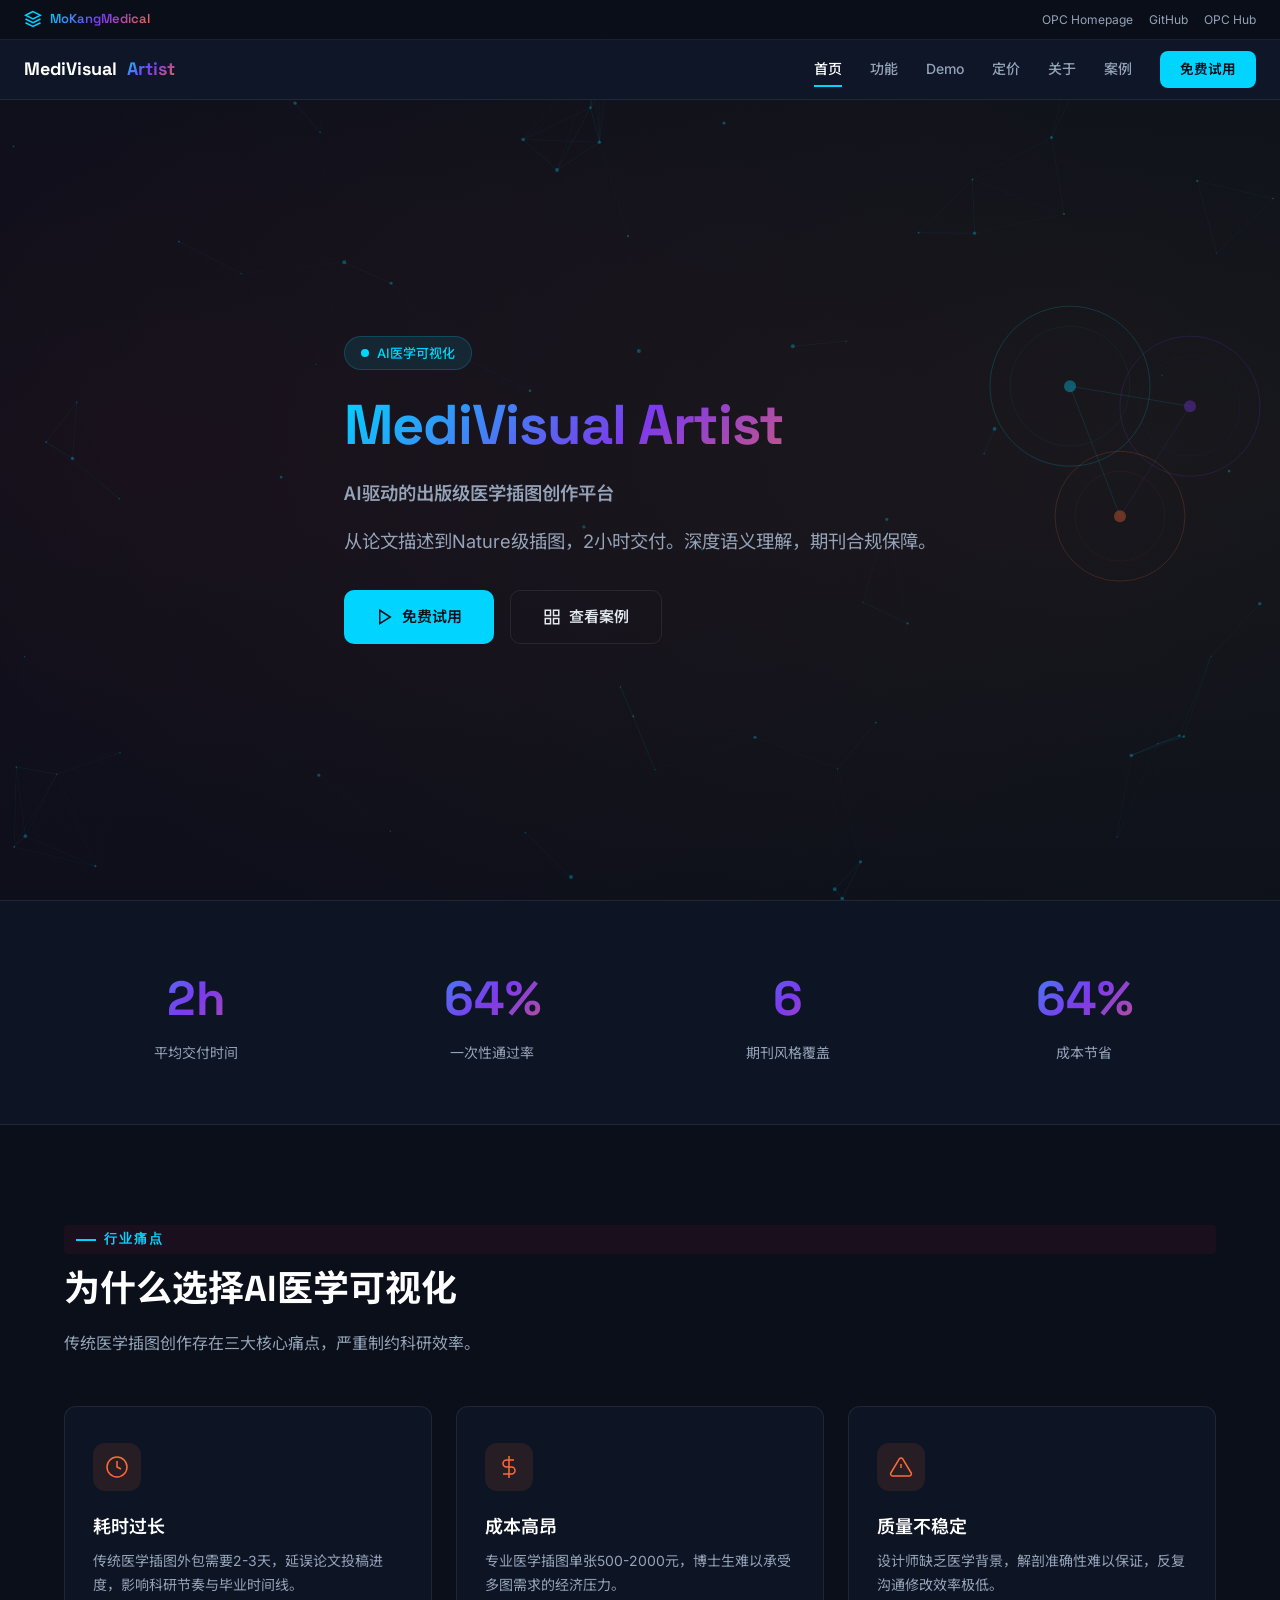
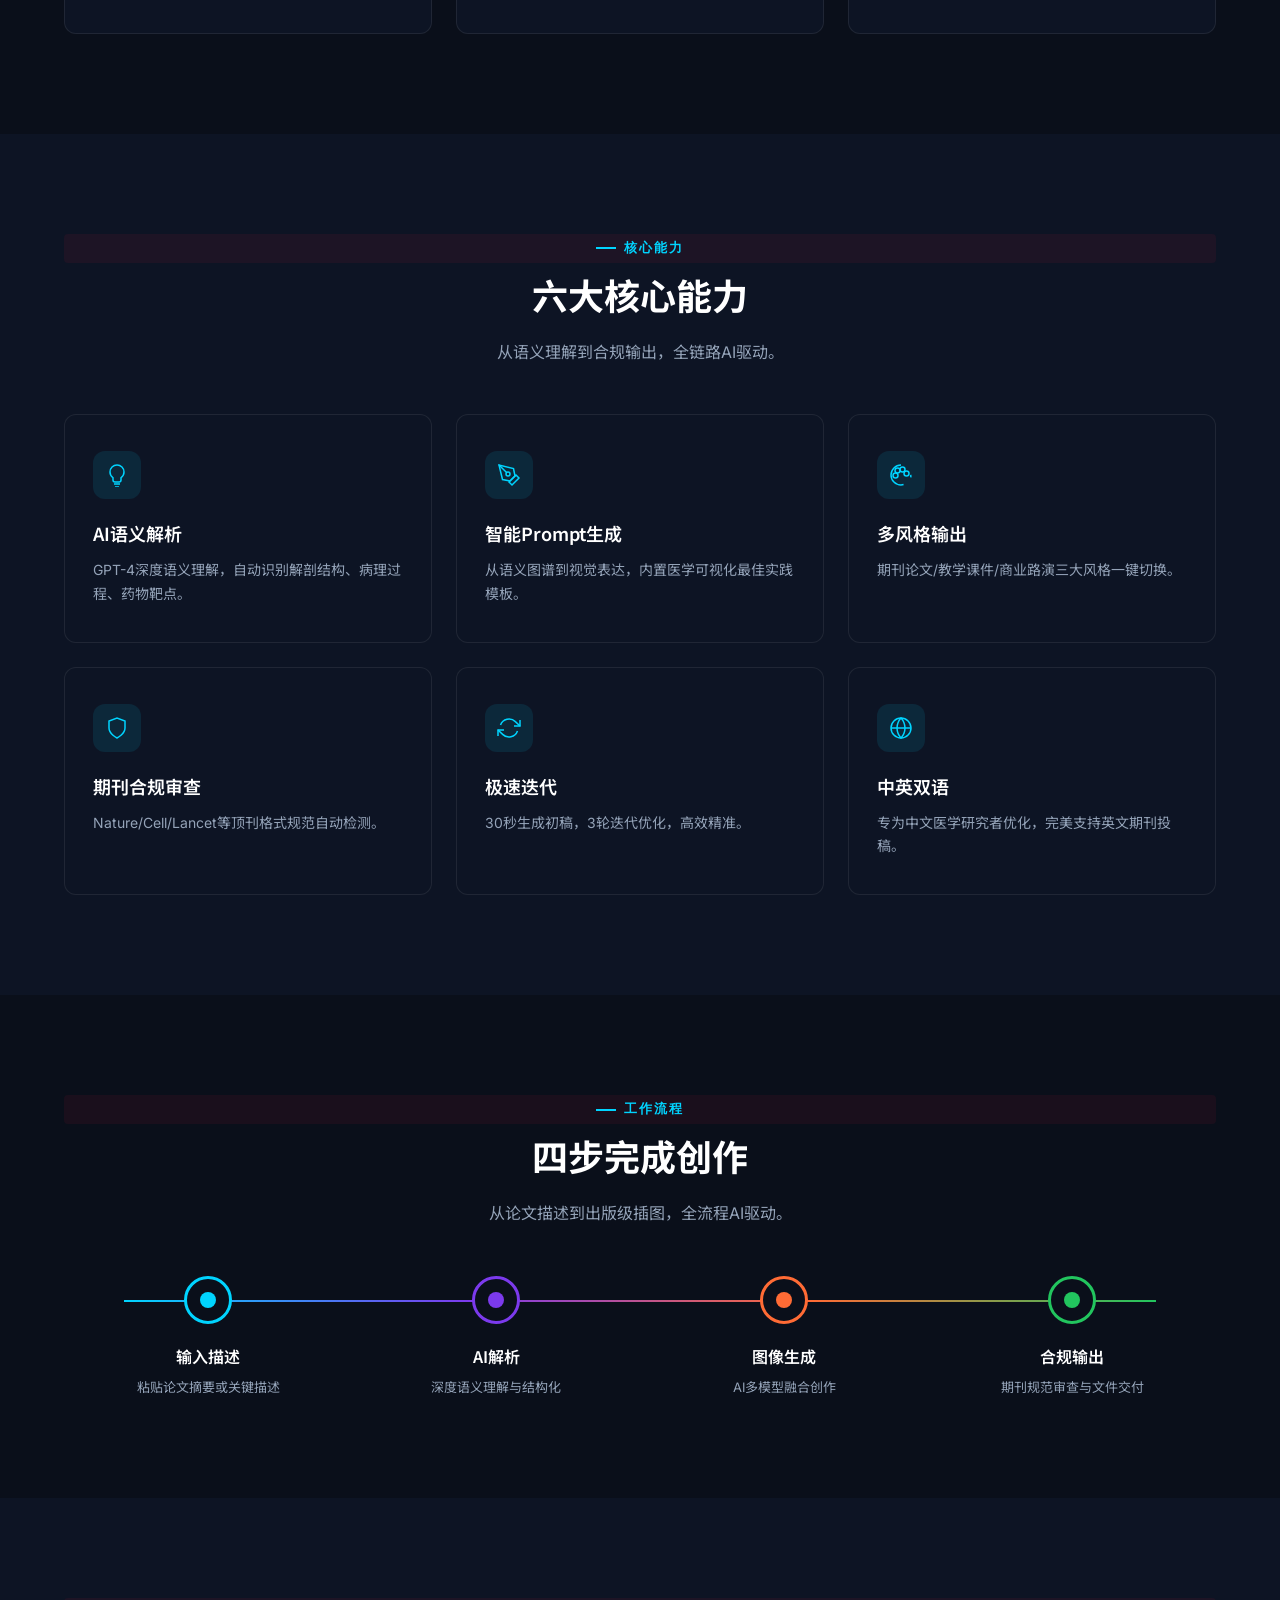
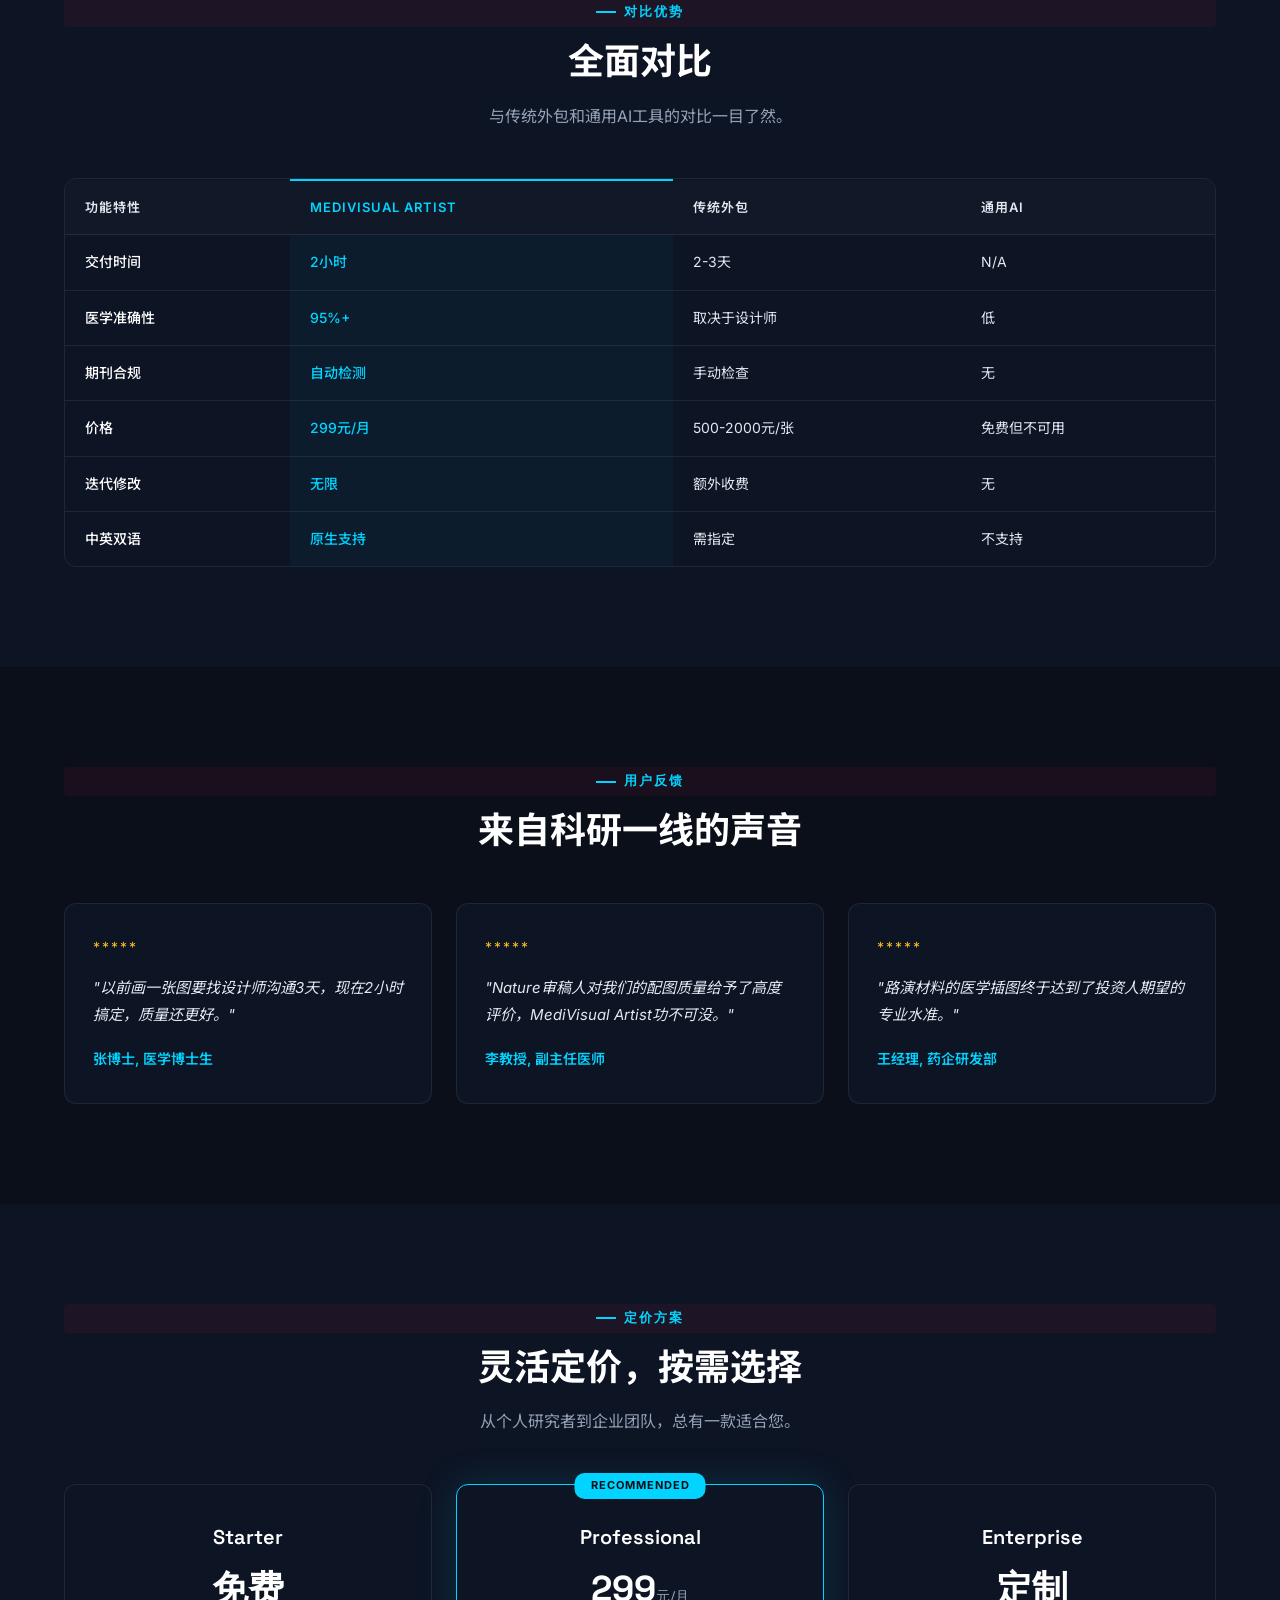
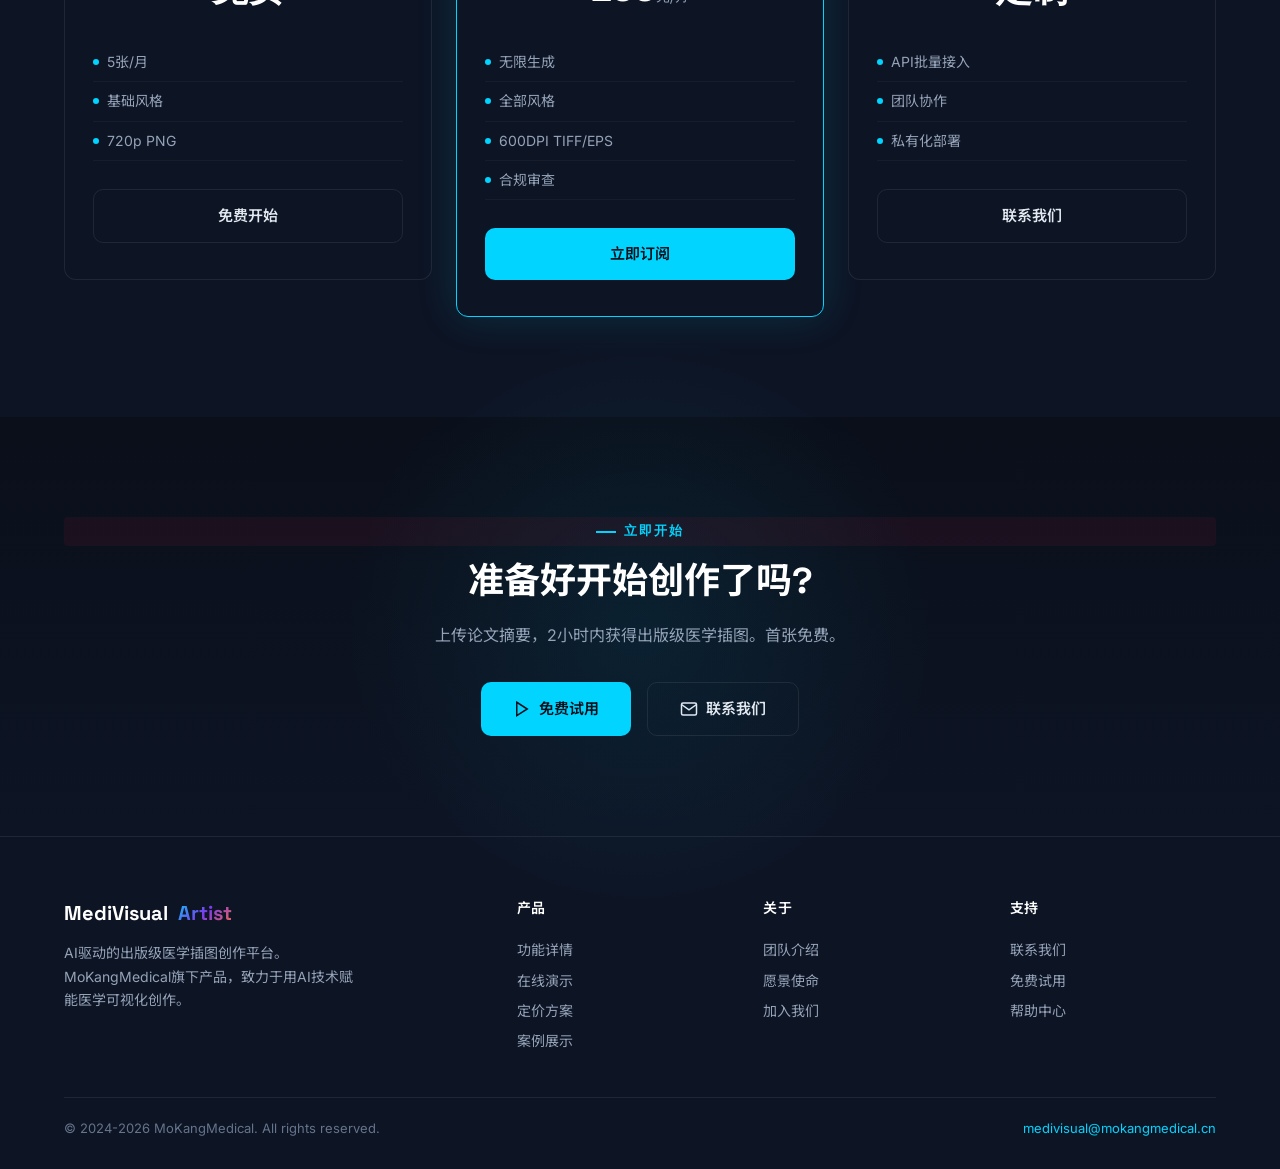
<file: docs/index.html>
<!DOCTYPE html>
<html lang="zh-CN">
<head>
<link rel="preconnect" href="https://fonts.googleapis.com">
<link rel="preconnect" href="https://fonts.gstatic.com" crossorigin>
<link rel="dns-prefetch" href="https://api.openai.com">

<meta charset="UTF-8">
<meta name="viewport" content="width=device-width, initial-scale=1.0">
<title>MediVisual Artist - AI驱动的出版级医学插图创作平台 | MoKangMedical</title>
<meta name="description" content="MediVisual Artist: AI驱动的出版级医学插图创作平台。从论文描述到Nature级插图，2小时交付。深度语义理解，期刊合规保障。">
<meta name="keywords" content="医学插图, AI绘图, 医学可视化, 论文配图, Nature, Cell, 医学插画">
<meta name="author" content="MoKangMedical">
<meta property="og:title" content="MediVisual Artist - AI驱动的出版级医学插图创作平台">
<meta property="og:description" content="从论文描述到Nature级插图，2小时交付。深度语义理解，期刊合规保障。">
<meta property="og:type" content="website">
<meta property="og:url" content="https://mokangmedical.cn/medivisual-artist/">
<meta property="og:image" content="https://mokangmedical.cn/medivisual-artist/og-image.png">
<meta name="twitter:card" content="summary_large_image">
<meta name="twitter:title" content="MediVisual Artist - AI驱动的出版级医学插图创作平台">
<meta name="twitter:description" content="从论文描述到Nature级插图，2小时交付。">
<meta name="twitter:image" content="https://mokangmedical.cn/medivisual-artist/og-image.png">
<link rel="canonical" href="https://mokangmedical.cn/medivisual-artist/">
<script type="application/ld+json">
{
  "@context": "https://schema.org",
  "@type": "SoftwareApplication",
  "name": "MediVisual Artist",
  "description": "AI驱动的出版级医学插图创作平台",
  "url": "https://mokangmedical.cn/medivisual-artist/",
  "applicationCategory": "DesignApplication",
  "operatingSystem": "Web",
  "offers": {
    "@type": "AggregateOffer",
    "lowPrice": "0",
    "highPrice": "299",
    "priceCurrency": "CNY"
  },
  "provider": {
    "@type": "Organization",
    "name": "MoKangMedical",
    "url": "https://mokangmedical.cn"
  }
}
</script>
<link rel="preconnect" href="https://fonts.googleapis.com">
<link rel="preconnect" href="https://fonts.gstatic.com" crossorigin>
<link href="https://fonts.googleapis.com/css2?family=Inter:wght@300;400;500;600;700;800&family=Noto+Sans+SC:wght@300;400;500;700&family=Space+Grotesk:wght@400;500;600;700&display=swap" rel="stylesheet">
<link rel="stylesheet" href="styles.css">
<style>
*, *::before, *::after { margin: 0; padding: 0; box-sizing: border-box; }

:root {
  --bg: #0a0f1a;
  --bg2: #0d1424;
  --bg3: #111827;
  --primary: #00d4ff;
  --accent: #ff6b35;
  --purple: #7c3aed;
  --gradient: linear-gradient(135deg, #00d4ff, #7c3aed, #ff6b35);
  --glow: 0 0 40px rgba(0, 212, 255, .15);
  --text: #e2e8f0;
  --text2: #94a3b8;
  --text3: #64748b;
  --border: rgba(255,255,255,.08);
  --radius: 12px;
}

html { scroll-behavior: smooth; }

body {
  font-family: 'Inter', 'Noto Sans SC', -apple-system, sans-serif;
  background: var(--bg);
  color: var(--text);
  line-height: 1.6;
  overflow-x: hidden;
  -webkit-font-smoothing: antialiased;
}

/* OPC Top Nav */
.opc-topnav {
  position: fixed; top: 0; left: 0; right: 0; z-index: 9999;
  background: rgba(10, 15, 26, .95);
  backdrop-filter: blur(20px);
  border-bottom: 1px solid var(--border);
  height: 40px;
  display: flex; align-items: center; justify-content: space-between;
  padding: 0 24px;
  font-size: 12px;
}
.opc-topnav a { color: var(--text2); text-decoration: none; transition: color .2s; }
.opc-topnav a:hover { color: var(--primary); }
.opc-logo {
  display: flex; align-items: center; gap: 8px;
  font-family: 'Space Grotesk', sans-serif; font-weight: 600; color: var(--text);
}
.opc-logo span { background: var(--gradient); -webkit-background-clip: text; -webkit-text-fill-color: transparent; background-clip: text; }
.opc-links { display: flex; gap: 16px; align-items: center; }

/* Main Nav */
.main-nav {
  position: fixed; top: 40px; left: 0; right: 0; z-index: 9998;
  background: rgba(10, 15, 26, .92);
  backdrop-filter: blur(20px);
  border-bottom: 1px solid var(--border);
  padding: 0 24px;
  height: 60px;
  display: flex; align-items: center; justify-content: space-between;
  transition: box-shadow .3s;
}
.main-nav.scrolled { box-shadow: 0 4px 30px rgba(0,0,0,.4); }
.nav-brand { font-family: 'Space Grotesk', sans-serif; font-weight: 700; font-size: 18px; color: #fff; text-decoration: none; }
.nav-brand span { background: var(--gradient); -webkit-background-clip: text; -webkit-text-fill-color: transparent; background-clip: text; }
.nav-links { display: flex; align-items: center; gap: 28px; }
.nav-links a {
  color: var(--text2); text-decoration: none; font-size: 14px; font-weight: 500;
  position: relative; transition: color .2s; padding: 4px 0;
}
.nav-links a::after {
  content: ''; position: absolute; bottom: -2px; left: 0; width: 0; height: 2px;
  background: var(--primary); transition: width .3s;
}
.nav-links a:hover { color: var(--text); }
.nav-links a:hover::after { width: 100%; }
.nav-cta {
  background: var(--primary) !important; color: #0a0f1a !important; font-weight: 600;
  padding: 8px 20px; border-radius: 8px; font-size: 14px;
  -webkit-text-fill-color: #0a0f1a !important;
  transition: box-shadow .3s, transform .2s;
}
.nav-cta::after { display: none !important; }
.nav-cta:hover { box-shadow: 0 0 20px rgba(0, 212, 255, .4); transform: translateY(-1px); }
.hamburger { display: none; flex-direction: column; gap: 5px; cursor: pointer; padding: 4px; }
.hamburger span { width: 22px; height: 2px; background: var(--text); transition: .3s; }

/* Sections */
section { padding: 100px 24px; }
.container { max-width: 1200px; margin: 0 auto; }
.section-label {
  font-family: 'Space Grotesk', sans-serif; font-size: 13px; font-weight: 600;
  text-transform: uppercase; letter-spacing: 2px; color: var(--primary);
  margin-bottom: 12px; display: flex; align-items: center; gap: 8px;
}
.section-label::before { content: ''; width: 20px; height: 2px; background: var(--primary); }
.section-title {
  font-family: 'Space Grotesk', 'Noto Sans SC', sans-serif; font-size: 36px;
  font-weight: 700; color: #fff; margin-bottom: 16px; line-height: 1.3;
}
.section-desc { font-size: 16px; color: var(--text2); max-width: 600px; margin-bottom: 48px; }

/* Hero */
.hero {
  min-height: 100vh; display: flex; align-items: center;
  padding-top: 140px; position: relative; overflow: hidden;
}
#particles { position: absolute; inset: 0; z-index: 0; }
.hero-content { position: relative; z-index: 1; max-width: 660px; }
.hero-badge {
  display: inline-flex; align-items: center; gap: 8px;
  background: rgba(0, 212, 255, .1); border: 1px solid rgba(0, 212, 255, .2);
  padding: 6px 16px; border-radius: 20px; font-size: 13px; color: var(--primary);
  font-weight: 500; margin-bottom: 24px;
}
.pulse-dot {
  width: 8px; height: 8px; background: var(--primary); border-radius: 50%;
  animation: pulse 2s infinite;
}
@keyframes pulse { 0%, 100% { opacity: 1; transform: scale(1); } 50% { opacity: .5; transform: scale(1.3); } }
.hero-title {
  font-family: 'Space Grotesk', sans-serif; font-size: clamp(40px, 6vw, 64px);
  font-weight: 800; line-height: 1.1; margin-bottom: 20px;
  background: var(--gradient); -webkit-background-clip: text; -webkit-text-fill-color: transparent; background-clip: text;
}
.hero-subtitle {
  font-family: 'Noto Sans SC', sans-serif; font-size: 20px; font-weight: 600;
  color: #fff; margin-bottom: 16px;
}
.hero-desc { font-size: 16px; color: var(--text2); line-height: 1.8; margin-bottom: 32px; }
.hero-btns { display: flex; gap: 16px; flex-wrap: wrap; }
.btn-primary {
  display: inline-flex; align-items: center; gap: 8px;
  background: var(--primary); color: #0a0f1a; font-weight: 600; font-size: 15px;
  padding: 14px 32px; border-radius: 10px; text-decoration: none;
  transition: box-shadow .3s, transform .2s;
}
.btn-primary:hover { box-shadow: 0 0 30px rgba(0, 212, 255, .4); transform: translateY(-2px); }
.btn-outline {
  display: inline-flex; align-items: center; gap: 8px;
  background: transparent; color: var(--text); font-weight: 600; font-size: 15px;
  padding: 14px 32px; border-radius: 10px; text-decoration: none;
  border: 1px solid var(--border); transition: border-color .3s, transform .2s;
}
.btn-outline:hover { border-color: var(--primary); transform: translateY(-2px); }
.hero-visual {
  position: absolute; right: -60px; top: 50%; transform: translateY(-50%);
  z-index: 0; opacity: .6;
}

/* Stats */
.stats-bar {
  padding: 60px 24px; background: var(--bg2);
  border-top: 1px solid var(--border); border-bottom: 1px solid var(--border);
}
.stats-grid { display: grid; grid-template-columns: repeat(4, 1fr); gap: 32px; text-align: center; }
.stat-num {
  font-family: 'Space Grotesk', sans-serif; font-size: 48px; font-weight: 700;
  background: var(--gradient); -webkit-background-clip: text; -webkit-text-fill-color: transparent; background-clip: text;
  margin-bottom: 4px;
}
.stat-label { font-size: 14px; color: var(--text2); }

/* Pain Points */
.pain-grid { display: grid; grid-template-columns: repeat(3, 1fr); gap: 24px; }
.pain-card {
  background: var(--bg2); border: 1px solid var(--border); border-radius: var(--radius);
  padding: 36px 28px; transition: transform .3s, box-shadow .3s;
}
.pain-card:hover { transform: translateY(-4px); box-shadow: var(--glow); }
.pain-icon {
  width: 48px; height: 48px; border-radius: 12px;
  background: rgba(255, 107, 53, .1); display: flex; align-items: center; justify-content: center;
  margin-bottom: 20px;
}
.pain-icon svg { width: 24px; height: 24px; stroke: var(--accent); fill: none; stroke-width: 1.5; }
.pain-card h3 { font-family: 'Noto Sans SC', sans-serif; font-size: 18px; font-weight: 600; color: #fff; margin-bottom: 10px; }
.pain-card p { font-size: 14px; color: var(--text2); line-height: 1.7; }

/* Features */
.features-grid { display: grid; grid-template-columns: repeat(3, 1fr); gap: 24px; }
.feature-card {
  background: var(--bg2); border: 1px solid var(--border); border-radius: var(--radius);
  padding: 36px 28px; transition: transform .3s, box-shadow .3s, border-color .3s;
}
.feature-card:hover { transform: translateY(-4px); box-shadow: var(--glow); border-color: rgba(0, 212, 255, .2); }
.feature-icon {
  width: 48px; height: 48px; border-radius: 12px;
  background: rgba(0, 212, 255, .1); display: flex; align-items: center; justify-content: center;
  margin-bottom: 20px;
}
.feature-icon svg { width: 24px; height: 24px; stroke: var(--primary); fill: none; stroke-width: 1.5; }
.feature-card h3 { font-family: 'Noto Sans SC', sans-serif; font-size: 18px; font-weight: 600; color: #fff; margin-bottom: 10px; }
.feature-card p { font-size: 14px; color: var(--text2); line-height: 1.7; }

/* Workflow */
.workflow-steps { display: flex; gap: 0; position: relative; justify-content: space-between; }
.workflow-steps::before {
  content: ''; position: absolute; top: 24px; left: 60px; right: 60px;
  height: 2px; background: linear-gradient(90deg, #00d4ff, #7c3aed, #ff6b35, #22c55e);
}
.workflow-step { text-align: center; flex: 1; position: relative; z-index: 1; }
.workflow-dot {
  width: 48px; height: 48px; border-radius: 50%; margin: 0 auto 20px;
  display: flex; align-items: center; justify-content: center;
  border: 3px solid; background: var(--bg);
}
.workflow-step:nth-child(1) .workflow-dot { border-color: #00d4ff; }
.workflow-step:nth-child(2) .workflow-dot { border-color: #7c3aed; }
.workflow-step:nth-child(3) .workflow-dot { border-color: #ff6b35; }
.workflow-step:nth-child(4) .workflow-dot { border-color: #22c55e; }
.workflow-dot-inner { width: 16px; height: 16px; border-radius: 50%; }
.workflow-step:nth-child(1) .workflow-dot-inner { background: #00d4ff; }
.workflow-step:nth-child(2) .workflow-dot-inner { background: #7c3aed; }
.workflow-step:nth-child(3) .workflow-dot-inner { background: #ff6b35; }
.workflow-step:nth-child(4) .workflow-dot-inner { background: #22c55e; }
.workflow-step h4 { font-family: 'Noto Sans SC', sans-serif; font-size: 16px; font-weight: 600; color: #fff; margin-bottom: 8px; }
.workflow-step p { font-size: 13px; color: var(--text2); }

/* Comparison */
.comp-table-wrap { overflow-x: auto; border-radius: var(--radius); border: 1px solid var(--border); }
.comp-table { width: 100%; border-collapse: collapse; font-size: 14px; }
.comp-table th, .comp-table td { padding: 16px 20px; text-align: left; border-bottom: 1px solid var(--border); }
.comp-table thead th {
  background: var(--bg3); color: var(--text); font-weight: 600; font-size: 13px;
  text-transform: uppercase; letter-spacing: 1px;
}
.comp-table thead th.highlight { color: var(--primary); border-top: 2px solid var(--primary); }
.comp-table tbody td:first-child { font-weight: 500; color: #fff; }
.comp-table tbody td.highlight { background: rgba(0, 212, 255, .04); color: var(--primary); font-weight: 500; }
.comp-table tbody tr:last-child td { border-bottom: none; }
.comp-check { color: var(--primary); }

/* Testimonials */
.testi-grid { display: grid; grid-template-columns: repeat(3, 1fr); gap: 24px; }
.testi-card {
  background: var(--bg2); border: 1px solid var(--border); border-radius: var(--radius);
  padding: 32px 28px; transition: transform .3s;
}
.testi-card:hover { transform: translateY(-4px); }
.testi-stars { color: #fbbf24; font-size: 14px; margin-bottom: 16px; letter-spacing: 2px; }
.testi-text { font-size: 15px; color: var(--text); line-height: 1.8; margin-bottom: 20px; font-style: italic; }
.testi-author { font-size: 14px; font-weight: 600; color: var(--primary); }

/* Pricing */
.pricing-grid { display: grid; grid-template-columns: repeat(3, 1fr); gap: 24px; align-items: start; }
.pricing-card {
  background: var(--bg2); border: 1px solid var(--border); border-radius: var(--radius);
  padding: 36px 28px; text-align: center; position: relative; transition: transform .3s;
}
.pricing-card.recommended { border-color: var(--primary); box-shadow: var(--glow); transform: scale(1.02); }
.pricing-card.recommended::before {
  content: 'RECOMMENDED'; position: absolute; top: -12px; left: 50%; transform: translateX(-50%);
  background: var(--primary); color: #0a0f1a; font-size: 11px; font-weight: 700;
  padding: 4px 16px; border-radius: 10px; letter-spacing: 1px;
}
.pricing-card:hover { transform: translateY(-4px); }
.pricing-card.recommended:hover { transform: scale(1.02) translateY(-4px); }
.pricing-name { font-family: 'Space Grotesk', sans-serif; font-size: 20px; font-weight: 600; color: #fff; margin-bottom: 8px; }
.pricing-price {
  font-family: 'Space Grotesk', sans-serif; font-size: 36px; font-weight: 700; color: #fff;
  margin-bottom: 24px;
}
.pricing-price span { font-size: 14px; font-weight: 400; color: var(--text2); }
.pricing-features { list-style: none; text-align: left; margin-bottom: 28px; }
.pricing-features li {
  padding: 8px 0; font-size: 14px; color: var(--text2);
  border-bottom: 1px solid rgba(255,255,255,.04);
  display: flex; align-items: center; gap: 8px;
}
.pricing-features li::before { content: ''; width: 6px; height: 6px; background: var(--primary); border-radius: 50%; flex-shrink: 0; }
.pricing-card .btn-primary { width: 100%; justify-content: center; }
.pricing-card .btn-outline { width: 100%; justify-content: center; }

/* CTA Section */
.cta-section {
  text-align: center; padding: 100px 24px;
  background: linear-gradient(180deg, var(--bg) 0%, var(--bg2) 100%);
  position: relative;
}
.cta-section::before {
  content: ''; position: absolute; top: 50%; left: 50%; transform: translate(-50%, -50%);
  width: 600px; height: 600px; border-radius: 50%;
  background: radial-gradient(circle, rgba(0, 212, 255, .08) 0%, transparent 70%);
}
.cta-section .section-title { font-size: 36px; }
.cta-section .section-desc { margin: 0 auto 32px; text-align: center; }
.cta-btns { display: flex; gap: 16px; justify-content: center; flex-wrap: wrap; position: relative; z-index: 1; }

/* Footer */
footer {
  background: var(--bg2); border-top: 1px solid var(--border);
  padding: 60px 24px 30px;
}
.footer-grid { display: grid; grid-template-columns: 2fr 1fr 1fr 1fr; gap: 40px; margin-bottom: 40px; }
.footer-brand p { font-size: 14px; color: var(--text2); margin-top: 12px; line-height: 1.7; }
.footer-col h4 { font-size: 14px; font-weight: 600; color: #fff; margin-bottom: 16px; }
.footer-col a { display: block; font-size: 14px; color: var(--text2); text-decoration: none; padding: 4px 0; transition: color .2s; }
.footer-col a:hover { color: var(--primary); }
.footer-bottom {
  border-top: 1px solid var(--border); padding-top: 20px;
  display: flex; justify-content: space-between; align-items: center;
  font-size: 13px; color: var(--text3);
}
.footer-bottom a { color: var(--primary); text-decoration: none; }

/* Back to top */
.back-top {
  position: fixed; bottom: 30px; right: 30px; z-index: 9990;
  width: 44px; height: 44px; border-radius: 50%;
  background: rgba(0, 212, 255, .15); border: 1px solid rgba(0, 212, 255, .3);
  display: flex; align-items: center; justify-content: center;
  cursor: pointer; opacity: 0; pointer-events: none; transition: .3s;
}
.back-top.visible { opacity: 1; pointer-events: auto; }
.back-top svg { width: 20px; height: 20px; stroke: var(--primary); fill: none; stroke-width: 2; }

/* Reveal */
.reveal { opacity: 0; transform: translateY(30px); transition: opacity .6s ease, transform .6s ease; }
.reveal.visible { opacity: 1; transform: translateY(0); }

/* Responsive */
@media (max-width: 968px) {
  .nav-links { display: none; position: fixed; top: 100px; left: 0; right: 0; background: var(--bg2); flex-direction: column; padding: 24px; gap: 20px; border-bottom: 1px solid var(--border); }
  .nav-links.open { display: flex; }
  .hamburger { display: flex; }
  .hero-visual { display: none; }
  .stats-grid { grid-template-columns: repeat(2, 1fr); }
  .pain-grid, .features-grid, .testi-grid, .pricing-grid { grid-template-columns: 1fr; }
  .pricing-card.recommended { transform: none; }
  .pricing-card.recommended:hover { transform: translateY(-4px); }
  .workflow-steps { flex-direction: column; gap: 24px; }
  .workflow-steps::before { display: none; }
  .footer-grid { grid-template-columns: 1fr 1fr; }
  .footer-bottom { flex-direction: column; gap: 8px; text-align: center; }
}
@media (max-width: 640px) {
  .stats-grid { grid-template-columns: 1fr 1fr; gap: 20px; }
  .stat-num { font-size: 36px; }
  .section-title { font-size: 28px; }
  .hero-btns { flex-direction: column; }
  .hero-btns a { text-align: center; justify-content: center; }
  .footer-grid { grid-template-columns: 1fr; }
}
</style>
</head>
<body>

<!-- OPC Top Nav -->
<nav class="opc-topnav">
  <a href="https://mokangmedical.cn" class="opc-logo">
    <svg width="18" height="18" viewBox="0 0 24 24" fill="none" stroke="url(#opcGrad)" stroke-width="2"><defs><linearGradient id="opcGrad" x1="0" y1="0" x2="24" y2="24"><stop offset="0%" stop-color="#00d4ff"/><stop offset="100%" stop-color="#7c3aed"/></linearGradient></defs><path d="M12 2L2 7l10 5 10-5-10-5z"/><path d="M2 17l10 5 10-5"/><path d="M2 12l10 5 10-5"/></svg>
    <span>MoKangMedical</span>
  </a>
  <div class="opc-links">
    <a href="../opc-homepage/docs/index.html">OPC Homepage</a>
    <a href="https://github.com/MoKangMedical" target="_blank">GitHub</a>
    <a href="../opc-hub/docs/index.html">OPC Hub</a>
  </div>
</nav>

<!-- Main Nav -->
<nav class="main-nav" id="mainNav">
  <a href="index.html" class="nav-brand">MediVisual <span>Artist</span></a>
  <div class="nav-links" id="navLinks">
    <a href="index.html">首页</a>
    <a href="features.html">功能</a>
    <a href="demo.html">Demo</a>
    <a href="pricing.html">定价</a>
    <a href="about.html">关于</a>
    <a href="portfolio.html">案例</a>
    <a href="demo.html" class="nav-cta">免费试用</a>
  </div>
  <div class="hamburger" id="hamburger" onclick="document.getElementById('navLinks').classList.toggle('open')">
    <span></span><span></span><span></span>
  </div>
</nav>

<!-- Hero -->
<section class="hero" id="hero">
  <canvas id="particles"></canvas>
  <div class="container hero-content">
    <div class="hero-badge"><div class="pulse-dot"></div>AI医学可视化</div>
    <h1 class="hero-title">MediVisual Artist</h1>
    <p class="hero-subtitle">AI驱动的出版级医学插图创作平台</p>
    <p class="hero-desc">从论文描述到Nature级插图，2小时交付。深度语义理解，期刊合规保障。</p>
    <div class="hero-btns">
      <a href="demo.html" class="btn-primary">
        <svg width="18" height="18" viewBox="0 0 24 24" fill="none" stroke="currentColor" stroke-width="2"><polygon points="5 3 19 12 5 21 5 3"/></svg>
        免费试用
      </a>
      <a href="portfolio.html" class="btn-outline">
        <svg width="18" height="18" viewBox="0 0 24 24" fill="none" stroke="currentColor" stroke-width="2"><rect x="3" y="3" width="7" height="7"/><rect x="14" y="3" width="7" height="7"/><rect x="14" y="14" width="7" height="7"/><rect x="3" y="14" width="7" height="7"/></svg>
        查看案例
      </a>
    </div>
  </div>
  <div class="hero-visual">
    <svg width="420" height="420" viewBox="0 0 420 420" fill="none">
      <circle cx="150" cy="150" r="80" stroke="#00d4ff" stroke-width="1" opacity=".3"/>
      <circle cx="150" cy="150" r="60" stroke="#00d4ff" stroke-width=".5" opacity=".2"/>
      <circle cx="270" cy="170" r="70" stroke="#7c3aed" stroke-width="1" opacity=".3"/>
      <circle cx="270" cy="170" r="50" stroke="#7c3aed" stroke-width=".5" opacity=".2"/>
      <circle cx="200" cy="280" r="65" stroke="#ff6b35" stroke-width="1" opacity=".3"/>
      <circle cx="200" cy="280" r="45" stroke="#ff6b35" stroke-width=".5" opacity=".2"/>
      <line x1="150" y1="150" x2="270" y2="170" stroke="url(#lg1)" stroke-width=".5" opacity=".4"/>
      <line x1="270" y1="170" x2="200" y2="280" stroke="url(#lg2)" stroke-width=".5" opacity=".4"/>
      <line x1="200" y1="280" x2="150" y2="150" stroke="url(#lg3)" stroke-width=".5" opacity=".4"/>
      <circle cx="150" cy="150" r="6" fill="#00d4ff" opacity=".6"/>
      <circle cx="270" cy="170" r="6" fill="#7c3aed" opacity=".6"/>
      <circle cx="200" cy="280" r="6" fill="#ff6b35" opacity=".6"/>
      <defs>
        <linearGradient id="lg1" x1="150" y1="150" x2="270" y2="170"><stop offset="0%" stop-color="#00d4ff"/><stop offset="100%" stop-color="#7c3aed"/></linearGradient>
        <linearGradient id="lg2" x1="270" y1="170" x2="200" y2="280"><stop offset="0%" stop-color="#7c3aed"/><stop offset="100%" stop-color="#ff6b35"/></linearGradient>
        <linearGradient id="lg3" x1="200" y1="280" x2="150" y2="150"><stop offset="0%" stop-color="#ff6b35"/><stop offset="100%" stop-color="#00d4ff"/></linearGradient>
      </defs>
    </svg>
  </div>
</section>

<!-- Stats -->
<section class="stats-bar">
  <div class="container">
    <div class="stats-grid">
      <div class="reveal"><div class="stat-num" data-target="2">0</div><div class="stat-label">平均交付时间</div></div>
      <div class="reveal"><div class="stat-num" data-target="95">0</div><div class="stat-label">一次性通过率</div></div>
      <div class="reveal"><div class="stat-num" data-target="6">0</div><div class="stat-label">期刊风格覆盖</div></div>
      <div class="reveal"><div class="stat-num" data-target="80">0</div><div class="stat-label">成本节省</div></div>
    </div>
  </div>
</section>

<!-- Pain Points -->
<section id="painpoints">
  <div class="container">
    <div class="reveal">
      <div class="section-label">行业痛点</div>
      <h2 class="section-title">为什么选择AI医学可视化</h2>
      <p class="section-desc">传统医学插图创作存在三大核心痛点，严重制约科研效率。</p>
    </div>
    <div class="pain-grid">
      <div class="pain-card reveal">
        <div class="pain-icon"><svg viewBox="0 0 24 24"><circle cx="12" cy="12" r="10"/><polyline points="12 6 12 12 16 14"/></svg></div>
        <h3>耗时过长</h3>
        <p>传统医学插图外包需要2-3天，延误论文投稿进度，影响科研节奏与毕业时间线。</p>
      </div>
      <div class="pain-card reveal">
        <div class="pain-icon"><svg viewBox="0 0 24 24"><line x1="12" y1="1" x2="12" y2="23"/><path d="M17 5H9.5a3.5 3.5 0 0 0 0 7h5a3.5 3.5 0 0 1 0 7H6"/></svg></div>
        <h3>成本高昂</h3>
        <p>专业医学插图单张500-2000元，博士生难以承受多图需求的经济压力。</p>
      </div>
      <div class="pain-card reveal">
        <div class="pain-icon"><svg viewBox="0 0 24 24"><path d="M10.29 3.86L1.82 18a2 2 0 0 0 1.71 3h16.94a2 2 0 0 0 1.71-3L13.71 3.86a2 2 0 0 0-3.42 0z"/><line x1="12" y1="9" x2="12" y2="13"/><line x1="12" y1="17" x2="12.01" y2="17"/></svg></div>
        <h3>质量不稳定</h3>
        <p>设计师缺乏医学背景，解剖准确性难以保证，反复沟通修改效率极低。</p>
      </div>
    </div>
  </div>
</section>

<!-- Features -->
<section id="features" style="background: var(--bg2);">
  <div class="container">
    <div class="reveal" style="text-align:center; margin-bottom:48px;">
      <div class="section-label" style="justify-content:center;">核心能力</div>
      <h2 class="section-title">六大核心能力</h2>
      <p class="section-desc" style="margin:0 auto;">从语义理解到合规输出，全链路AI驱动。</p>
    </div>
    <div class="features-grid">
      <div class="feature-card reveal">
        <div class="feature-icon"><svg viewBox="0 0 24 24"><path d="M12 2a7 7 0 0 1 7 7c0 2.38-1.19 4.47-3 5.74V17a2 2 0 0 1-2 2h-4a2 2 0 0 1-2-2v-2.26C6.19 13.47 5 11.38 5 9a7 7 0 0 1 7-7z"/><line x1="9" y1="21" x2="15" y2="21"/><line x1="10" y1="24" x2="14" y2="24"/></svg></div>
        <h3>AI语义解析</h3>
        <p>GPT-4深度语义理解，自动识别解剖结构、病理过程、药物靶点。</p>
      </div>
      <div class="feature-card reveal">
        <div class="feature-icon"><svg viewBox="0 0 24 24"><path d="M12 19l7-7 3 3-7 7-3-3z"/><path d="M18 13l-1.5-7.5L2 2l3.5 14.5L13 18l5-5z"/><path d="M2 2l7.586 7.586"/><circle cx="11" cy="11" r="2"/></svg></div>
        <h3>智能Prompt生成</h3>
        <p>从语义图谱到视觉表达，内置医学可视化最佳实践模板。</p>
      </div>
      <div class="feature-card reveal">
        <div class="feature-icon"><svg viewBox="0 0 24 24"><circle cx="13.5" cy="6.5" r="2.5"/><circle cx="17.5" cy="10.5" r="2.5"/><circle cx="8.5" cy="7.5" r="2.5"/><circle cx="6.5" cy="12.5" r="2.5"/><path d="M12 2C6.5 2 2 6.5 2 12s4.5 10 10 10c.9 0 1.75-.15 2.55-.42"/><path d="M21.64 14.36c.39-.75.36-1.65-.09-2.39"/></svg></div>
        <h3>多风格输出</h3>
        <p>期刊论文/教学课件/商业路演三大风格一键切换。</p>
      </div>
      <div class="feature-card reveal">
        <div class="feature-icon"><svg viewBox="0 0 24 24"><path d="M12 22s8-4 8-10V5l-8-3-8 3v7c0 6 8 10 8 10z"/></svg></div>
        <h3>期刊合规审查</h3>
        <p>Nature/Cell/Lancet等顶刊格式规范自动检测。</p>
      </div>
      <div class="feature-card reveal">
        <div class="feature-icon"><svg viewBox="0 0 24 24"><polyline points="23 4 23 10 17 10"/><polyline points="1 20 1 14 7 14"/><path d="M3.51 9a9 9 0 0 1 14.85-3.36L23 10"/><path d="M20.49 15a9 9 0 0 1-14.85 3.36L1 14"/></svg></div>
        <h3>极速迭代</h3>
        <p>30秒生成初稿，3轮迭代优化，高效精准。</p>
      </div>
      <div class="feature-card reveal">
        <div class="feature-icon"><svg viewBox="0 0 24 24"><circle cx="12" cy="12" r="10"/><line x1="2" y1="12" x2="22" y2="12"/><path d="M12 2a15.3 15.3 0 0 1 4 10 15.3 15.3 0 0 1-4 10 15.3 15.3 0 0 1-4-10 15.3 15.3 0 0 1 4-10z"/></svg></div>
        <h3>中英双语</h3>
        <p>专为中文医学研究者优化，完美支持英文期刊投稿。</p>
      </div>
    </div>
  </div>
</section>

<!-- Workflow -->
<section id="workflow">
  <div class="container">
    <div class="reveal" style="text-align:center; margin-bottom:48px;">
      <div class="section-label" style="justify-content:center;">工作流程</div>
      <h2 class="section-title">四步完成创作</h2>
      <p class="section-desc" style="margin:0 auto;">从论文描述到出版级插图，全流程AI驱动。</p>
    </div>
    <div class="workflow-steps reveal">
      <div class="workflow-step">
        <div class="workflow-dot"><div class="workflow-dot-inner"></div></div>
        <h4>输入描述</h4>
        <p>粘贴论文摘要或关键描述</p>
      </div>
      <div class="workflow-step">
        <div class="workflow-dot"><div class="workflow-dot-inner"></div></div>
        <h4>AI解析</h4>
        <p>深度语义理解与结构化</p>
      </div>
      <div class="workflow-step">
        <div class="workflow-dot"><div class="workflow-dot-inner"></div></div>
        <h4>图像生成</h4>
        <p>AI多模型融合创作</p>
      </div>
      <div class="workflow-step">
        <div class="workflow-dot"><div class="workflow-dot-inner"></div></div>
        <h4>合规输出</h4>
        <p>期刊规范审查与文件交付</p>
      </div>
    </div>
  </div>
</section>

<!-- Comparison -->
<section id="comparison" style="background: var(--bg2);">
  <div class="container">
    <div class="reveal" style="text-align:center; margin-bottom:48px;">
      <div class="section-label" style="justify-content:center;">对比优势</div>
      <h2 class="section-title">全面对比</h2>
      <p class="section-desc" style="margin:0 auto;">与传统外包和通用AI工具的对比一目了然。</p>
    </div>
    <div class="comp-table-wrap reveal">
      <table class="comp-table">
        <thead>
          <tr>
            <th>功能特性</th>
            <th class="highlight">MediVisual Artist</th>
            <th>传统外包</th>
            <th>通用AI</th>
          </tr>
        </thead>
        <tbody>
          <tr><td>交付时间</td><td class="highlight">2小时</td><td>2-3天</td><td>N/A</td></tr>
          <tr><td>医学准确性</td><td class="highlight">95%+</td><td>取决于设计师</td><td>低</td></tr>
          <tr><td>期刊合规</td><td class="highlight">自动检测</td><td>手动检查</td><td>无</td></tr>
          <tr><td>价格</td><td class="highlight">299元/月</td><td>500-2000元/张</td><td>免费但不可用</td></tr>
          <tr><td>迭代修改</td><td class="highlight">无限</td><td>额外收费</td><td>无</td></tr>
          <tr><td>中英双语</td><td class="highlight">原生支持</td><td>需指定</td><td>不支持</td></tr>
        </tbody>
      </table>
    </div>
  </div>
</section>

<!-- Testimonials -->
<section id="testimonials">
  <div class="container">
    <div class="reveal" style="text-align:center; margin-bottom:48px;">
      <div class="section-label" style="justify-content:center;">用户反馈</div>
      <h2 class="section-title">来自科研一线的声音</h2>
    </div>
    <div class="testi-grid">
      <div class="testi-card reveal">
        <div class="testi-stars">*****</div>
        <p class="testi-text">"以前画一张图要找设计师沟通3天，现在2小时搞定，质量还更好。"</p>
        <div class="testi-author">张博士, 医学博士生</div>
      </div>
      <div class="testi-card reveal">
        <div class="testi-stars">*****</div>
        <p class="testi-text">"Nature审稿人对我们的配图质量给予了高度评价，MediVisual Artist功不可没。"</p>
        <div class="testi-author">李教授, 副主任医师</div>
      </div>
      <div class="testi-card reveal">
        <div class="testi-stars">*****</div>
        <p class="testi-text">"路演材料的医学插图终于达到了投资人期望的专业水准。"</p>
        <div class="testi-author">王经理, 药企研发部</div>
      </div>
    </div>
  </div>
</section>

<!-- Pricing -->
<section id="pricing" style="background: var(--bg2);">
  <div class="container">
    <div class="reveal" style="text-align:center; margin-bottom:48px;">
      <div class="section-label" style="justify-content:center;">定价方案</div>
      <h2 class="section-title">灵活定价，按需选择</h2>
      <p class="section-desc" style="margin:0 auto;">从个人研究者到企业团队，总有一款适合您。</p>
    </div>
    <div class="pricing-grid">
      <div class="pricing-card reveal">
        <div class="pricing-name">Starter</div>
        <div class="pricing-price">免费</div>
        <ul class="pricing-features">
          <li>5张/月</li>
          <li>基础风格</li>
          <li>720p PNG</li>
        </ul>
        <a href="demo.html" class="btn-outline">免费开始</a>
      </div>
      <div class="pricing-card recommended reveal">
        <div class="pricing-name">Professional</div>
        <div class="pricing-price">299<span>元/月</span></div>
        <ul class="pricing-features">
          <li>无限生成</li>
          <li>全部风格</li>
          <li>600DPI TIFF/EPS</li>
          <li>合规审查</li>
        </ul>
        <a href="demo.html" class="btn-primary">立即订阅</a>
      </div>
      <div class="pricing-card reveal">
        <div class="pricing-name">Enterprise</div>
        <div class="pricing-price">定制</div>
        <ul class="pricing-features">
          <li>API批量接入</li>
          <li>团队协作</li>
          <li>私有化部署</li>
        </ul>
        <a href="mailto:medivisual@mokangmedical.cn" class="btn-outline">联系我们</a>
      </div>
    </div>
  </div>
</section>

<!-- CTA -->
<section class="cta-section">
  <div class="container reveal">
    <div class="section-label" style="justify-content:center;">立即开始</div>
    <h2 class="section-title">准备好开始创作了吗?</h2>
    <p class="section-desc">上传论文摘要，2小时内获得出版级医学插图。首张免费。</p>
    <div class="cta-btns">
      <a href="demo.html" class="btn-primary">
        <svg width="18" height="18" viewBox="0 0 24 24" fill="none" stroke="currentColor" stroke-width="2"><polygon points="5 3 19 12 5 21 5 3"/></svg>
        免费试用
      </a>
      <a href="mailto:medivisual@mokangmedical.cn" class="btn-outline">
        <svg width="18" height="18" viewBox="0 0 24 24" fill="none" stroke="currentColor" stroke-width="2"><path d="M4 4h16c1.1 0 2 .9 2 2v12c0 1.1-.9 2-2 2H4c-1.1 0-2-.9-2-2V6c0-1.1.9-2 2-2z"/><polyline points="22,6 12,13 2,6"/></svg>
        联系我们
      </a>
    </div>
  </div>
</section>

<!-- Footer -->
<footer>
  <div class="container">
    <div class="footer-grid">
      <div class="footer-brand">
        <a href="index.html" class="nav-brand" style="font-size:20px;">MediVisual <span>Artist</span></a>
        <p>AI驱动的出版级医学插图创作平台。<br>MoKangMedical旗下产品，致力于用AI技术赋能医学可视化创作。</p>
      </div>
      <div class="footer-col">
        <h4>产品</h4>
        <a href="features.html">功能详情</a>
        <a href="demo.html">在线演示</a>
        <a href="pricing.html">定价方案</a>
        <a href="portfolio.html">案例展示</a>
      </div>
      <div class="footer-col">
        <h4>关于</h4>
        <a href="about.html">团队介绍</a>
        <a href="about.html#vision">愿景使命</a>
        <a href="about.html#join">加入我们</a>
      </div>
      <div class="footer-col">
        <h4>支持</h4>
        <a href="mailto:medivisual@mokangmedical.cn">联系我们</a>
        <a href="demo.html">免费试用</a>
        <a href="#">帮助中心</a>
      </div>
    </div>
    <div class="footer-bottom">
      <span>&copy; 2024-2026 MoKangMedical. All rights reserved.</span>
      <a href="mailto:medivisual@mokangmedical.cn">medivisual@mokangmedical.cn</a>
    </div>
  </div>
</footer>

<!-- Back to top -->
<div class="back-top" id="backTop" onclick="window.scrollTo({top:0,behavior:'smooth'})">
  <svg viewBox="0 0 24 24"><polyline points="18 15 12 9 6 15"/></svg>
</div>

<script>
// Particle canvas
(function() {
  const canvas = document.getElementById('particles');
  const ctx = canvas.getContext('2d');
  let particles = [];
  const count = 80;

  function resize() {
    canvas.width = window.innerWidth;
    canvas.height = window.innerHeight;
  }
  resize();
  window.addEventListener('resize', resize);

  for (let i = 0; i < count; i++) {
    particles.push({
      x: Math.random() * canvas.width,
      y: Math.random() * canvas.height,
      vx: (Math.random() - 0.5) * 0.4,
      vy: (Math.random() - 0.5) * 0.4,
      r: Math.random() * 1.5 + 0.5
    });
  }

  function draw() {
    ctx.clearRect(0, 0, canvas.width, canvas.height);
    for (let i = 0; i < particles.length; i++) {
      const p = particles[i];
      ctx.beginPath();
      ctx.arc(p.x, p.y, p.r, 0, Math.PI * 2);
      ctx.fillStyle = 'rgba(0, 212, 255, 0.3)';
      ctx.fill();
      for (let j = i + 1; j < particles.length; j++) {
        const p2 = particles[j];
        const dx = p.x - p2.x, dy = p.y - p2.y;
        const dist = Math.sqrt(dx * dx + dy * dy);
        if (dist < 150) {
          ctx.beginPath();
          ctx.moveTo(p.x, p.y);
          ctx.lineTo(p2.x, p2.y);
          ctx.strokeStyle = 'rgba(0, 212, 255, ' + (0.08 * (1 - dist / 150)) + ')';
          ctx.stroke();
        }
      }
      p.x += p.vx; p.y += p.vy;
      if (p.x < 0 || p.x > canvas.width) p.vx *= -1;
      if (p.y < 0 || p.y > canvas.height) p.vy *= -1;
    }
    requestAnimationFrame(draw);
  }
  draw();
})();

// Scroll reveal
const observer = new IntersectionObserver((entries) => {
  entries.forEach(e => { if (e.isIntersecting) { e.target.classList.add('visible'); } });
}, { threshold: 0.1 });
document.querySelectorAll('.reveal').forEach(el => observer.observe(el));

// Counter animation
let counted = false;
const statsObs = new IntersectionObserver((entries) => {
  entries.forEach(e => {
    if (e.isIntersecting && !counted) {
      counted = true;
      document.querySelectorAll('.stat-num').forEach(el => {
        const target = parseInt(el.dataset.target);
        const suffix = el.parentElement.querySelector('.stat-label').textContent.includes('时间') ? 'h' : '%';
        let current = 0;
        const step = Math.max(1, Math.floor(target / 40));
        const timer = setInterval(() => {
          current += step;
          if (current >= target) { current = target; clearInterval(timer); }
          el.textContent = current + (target >= 6 ? suffix : 'h');
        }, 30);
      });
    }
  });
}, { threshold: 0.3 });
document.querySelectorAll('.stats-grid').forEach(el => statsObs.observe(el));

// Nav scroll
window.addEventListener('scroll', () => {
  document.getElementById('mainNav').classList.toggle('scrolled', window.scrollY > 50);
  document.getElementById('backTop').classList.toggle('visible', window.scrollY > 400);
});
</script>
<script src="main.js"></script>
</body>
</html>
</file>
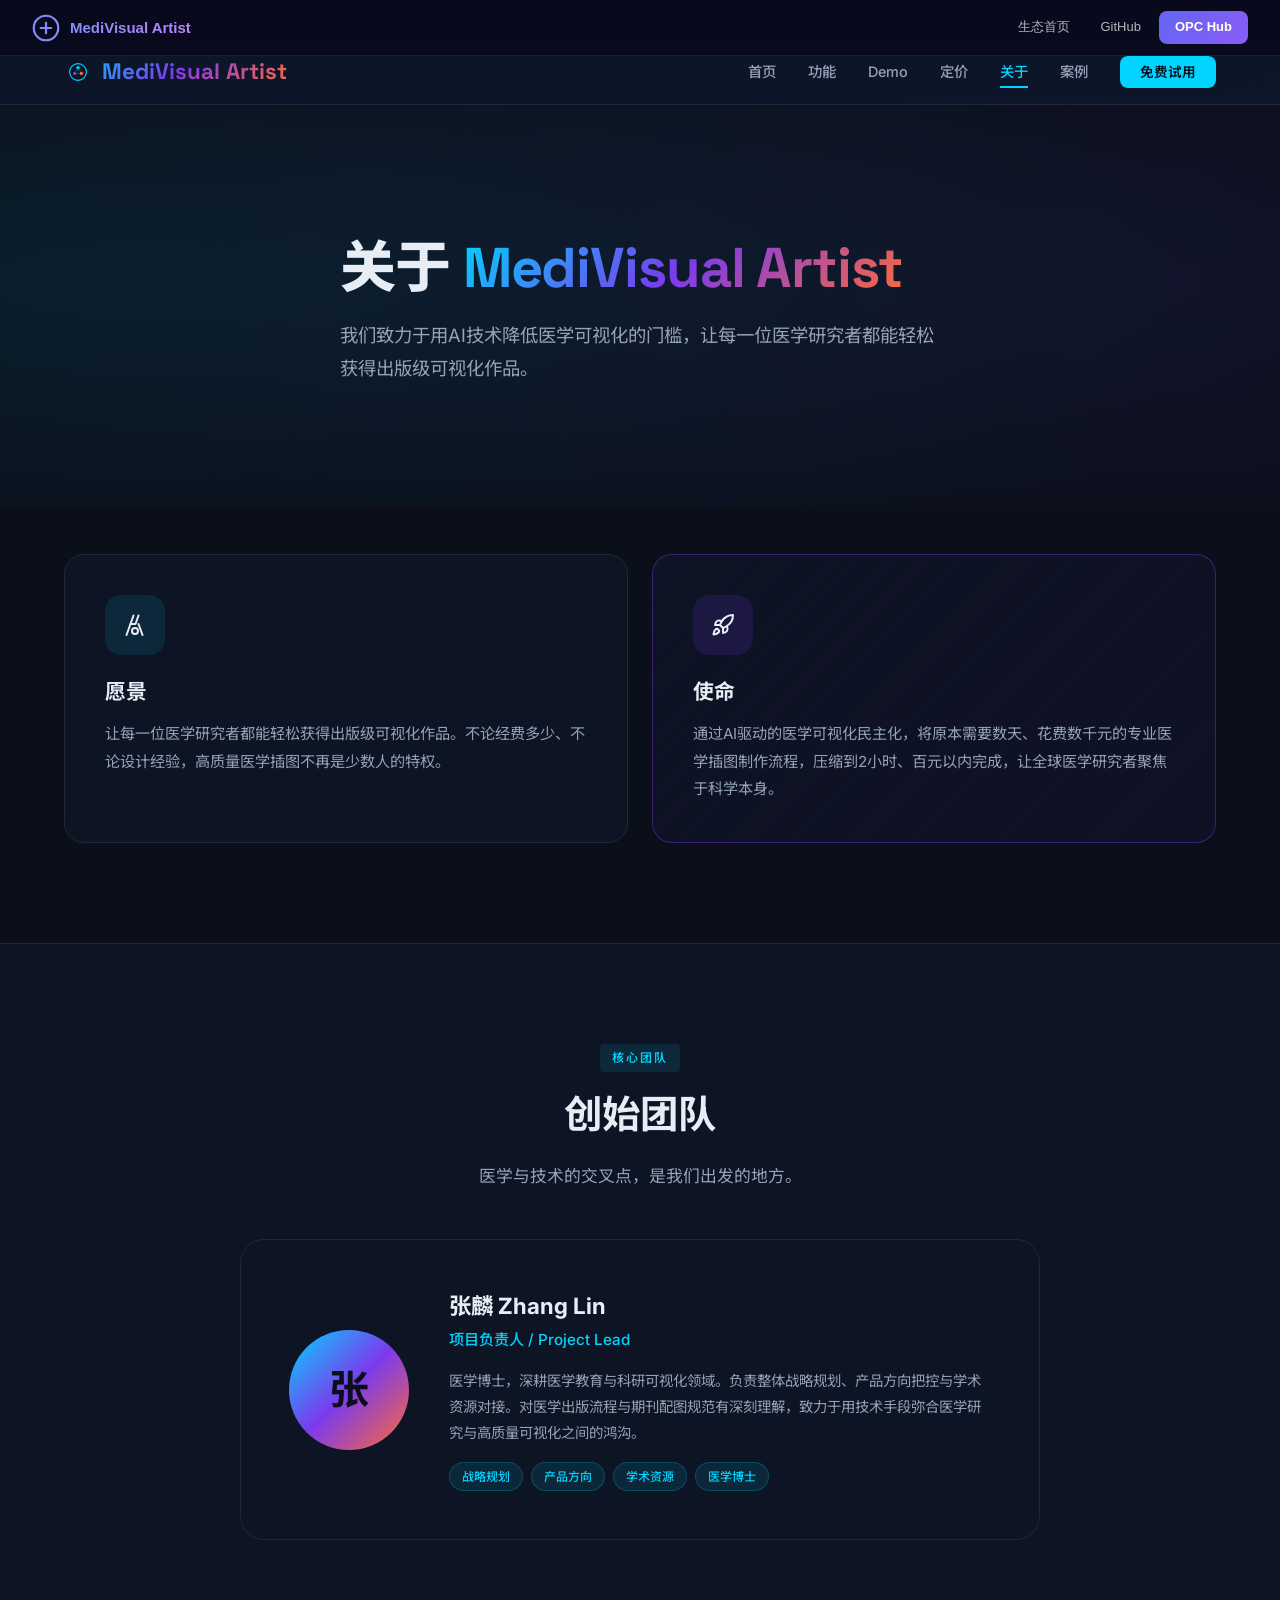
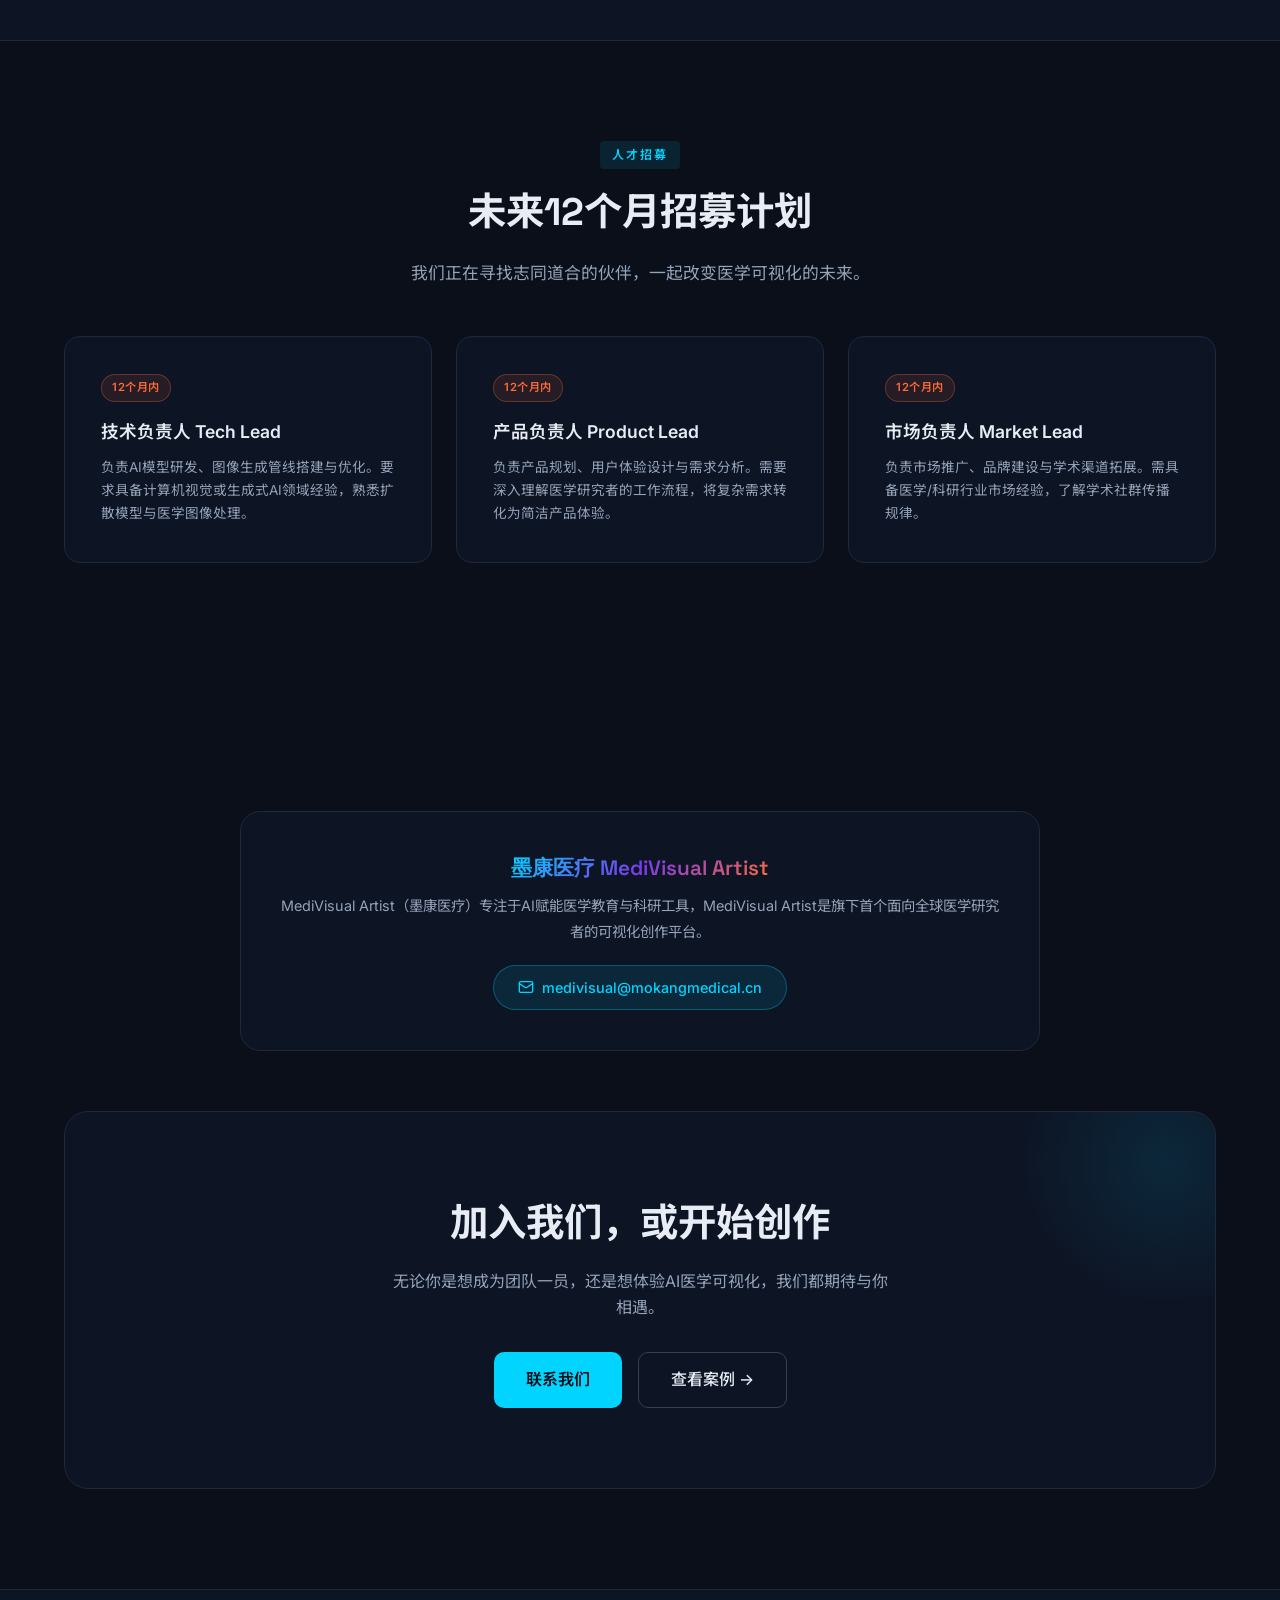
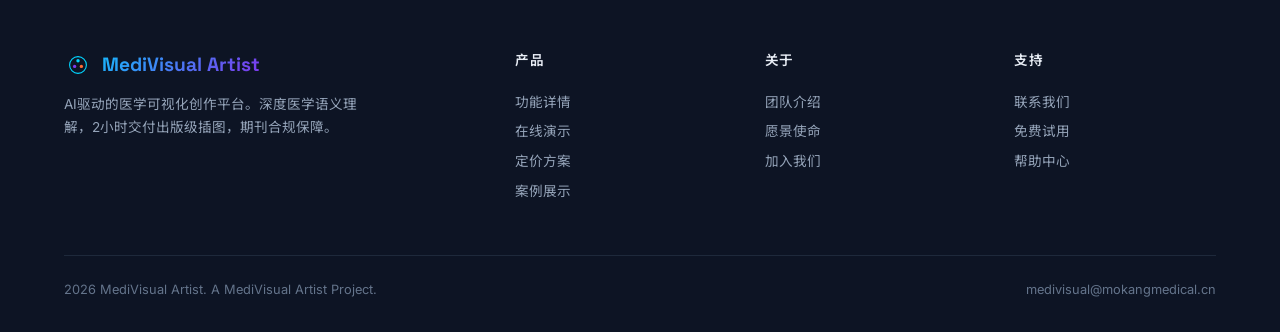
<file: docs/about.html>
<!DOCTYPE html>
<html lang="zh-CN">
<head>
<link rel="preconnect" href="https://fonts.googleapis.com">
<link rel="preconnect" href="https://fonts.gstatic.com" crossorigin>
<link rel="dns-prefetch" href="https://api.openai.com">

<meta charset="UTF-8">
<meta name="viewport" content="width=device-width, initial-scale=1.0">
<title>关于 - MediVisual Artist</title>
<meta name="description" content="了解 MediVisual Artist 团队与愿景，AI驱动医学可视化民主化。">
<link rel="icon" href="data:image/svg+xml,<svg xmlns='http://www.w3.org/2000/svg' viewBox='0 0 100 100'><rect width='100' height='100' rx='20' fill='%230a0f1a'/><circle cx='50' cy='50' r='30' fill='none' stroke='%2300d4ff' stroke-width='4'/><circle cx='50' cy='35' r='6' fill='%2300d4ff'/><circle cx='38' cy='55' r='6' fill='%237c3aed'/><circle cx='62' cy='55' r='6' fill='%23ff6b35'/></svg>">
<link href="https://fonts.googleapis.com/css2?family=Inter:wght@300;400;500;600;700;800;900&family=Space+Grotesk:wght@400;500;600;700&family=Noto+Sans+SC:wght@300;400;500;700;900&display=swap" rel="stylesheet">
<link rel="stylesheet" href="styles.css">
<style>
*,*::before,*::after{margin:0;padding:0;box-sizing:border-box}
:root{
  --primary:#00d4ff;--primary-dark:#0099cc;--accent:#ff6b35;
  --bg:#0a0f1a;--bg2:#0d1424;--bg3:#111827;--bg4:#1a2332;
  --text:#e8edf5;--text2:#94a3b8;--text3:#64748b;
  --border:#1e293b;--border2:#334155;
  --gradient:linear-gradient(135deg,#00d4ff,#7c3aed,#ff6b35);
  --glow:0 0 40px rgba(0,212,255,.15);
}
html{scroll-behavior:smooth;font-size:16px}
body{font-family:'Inter','Noto Sans SC',sans-serif;background:var(--bg);color:var(--text);line-height:1.6;overflow-x:hidden}
a{color:var(--primary);text-decoration:none;transition:.3s}
a:hover{color:#fff}
.container{max-width:1200px;margin:0 auto;padding:0 24px}

/* Nav */
nav{position:fixed;top:0;left:0;right:0;z-index:1000;background:rgba(10,15,26,.92);backdrop-filter:blur(20px);border-bottom:1px solid var(--border);padding:0 24px}
.nav-inner{max-width:1200px;margin:0 auto;display:flex;align-items:center;justify-content:space-between;height:64px}
.logo{font-family:'Space Grotesk',sans-serif;font-size:1.4rem;font-weight:700;background:var(--gradient);-webkit-background-clip:text;-webkit-text-fill-color:transparent}
.nav-links{display:flex;gap:32px;list-style:none}
.nav-links a{color:var(--text2);font-size:.9rem;font-weight:500;transition:.3s}
.nav-links a:hover,.nav-links a.active{color:var(--primary)}
.nav-cta{background:var(--primary);color:var(--bg)!important;padding:8px 20px;border-radius:8px;font-weight:600;font-size:.85rem;transition:.3s}
.nav-cta:hover{background:#fff;transform:translateY(-1px)}
.mobile-toggle{display:none;background:none;border:none;color:var(--text);font-size:1.5rem;cursor:pointer}

/* Hero */
.hero{min-height:50vh;display:flex;align-items:center;position:relative;overflow:hidden;padding-top:120px;padding-bottom:60px}
.hero::before{content:'';position:absolute;top:-50%;left:-50%;width:200%;height:200%;background:radial-gradient(ellipse at 30% 50%,rgba(0,212,255,.08),transparent 50%),radial-gradient(ellipse at 70% 50%,rgba(124,58,237,.06),transparent 50%);animation:heroPulse 8s ease-in-out infinite}
@keyframes heroPulse{0%,100%{opacity:.6}50%{opacity:1}}
.hero-content{position:relative;z-index:2;max-width:800px}
.hero h1{font-family:'Space Grotesk','Noto Sans SC',sans-serif;font-size:clamp(2.5rem,5vw,3.5rem);font-weight:800;line-height:1.1;margin-bottom:20px;letter-spacing:-.02em}
.hero h1 span{background:var(--gradient);-webkit-background-clip:text;-webkit-text-fill-color:transparent}
.hero p{font-size:1.15rem;color:var(--text2);max-width:600px;margin-bottom:0;line-height:1.8}

/* Section */
section{padding:100px 0}
.section-label{display:inline-block;font-size:.75rem;font-weight:600;text-transform:uppercase;letter-spacing:.15em;color:var(--primary);margin-bottom:12px;padding:4px 12px;background:rgba(0,212,255,.1);border-radius:4px}
.section-title{font-family:'Space Grotesk','Noto Sans SC',sans-serif;font-size:clamp(1.8rem,3vw,2.5rem);font-weight:700;margin-bottom:16px}
.section-desc{color:var(--text2);max-width:600px;font-size:1.05rem;line-height:1.8}

/* Vision/Mission Cards */
.vm-grid{display:grid;grid-template-columns:repeat(2,1fr);gap:24px;margin-top:48px}
.vm-card{padding:40px;background:var(--bg2);border:1px solid var(--border);border-radius:20px;position:relative;overflow:hidden;transition:.3s}
.vm-card:hover{border-color:var(--primary);transform:translateY(-4px);box-shadow:var(--glow)}
.vm-card .icon{width:60px;height:60px;display:flex;align-items:center;justify-content:center;background:rgba(0,212,255,.1);border-radius:16px;font-size:1.6rem;margin-bottom:20px}
.vm-card h3{font-size:1.3rem;font-weight:700;margin-bottom:12px}
.vm-card p{color:var(--text2);font-size:.95rem;line-height:1.8}
.vm-card.highlight{border-color:rgba(124,58,237,.4);background:linear-gradient(135deg,var(--bg2),rgba(124,58,237,.05))}
.vm-card.highlight .icon{background:rgba(124,58,237,.15)}

/* Team */
.team-card{max-width:800px;margin:48px auto 0;padding:48px;background:var(--bg2);border:1px solid var(--border);border-radius:24px;display:flex;gap:40px;align-items:center;transition:.3s}
.team-card:hover{border-color:var(--primary);box-shadow:var(--glow)}
.team-avatar{width:120px;height:120px;flex-shrink:0;background:var(--gradient);border-radius:50%;display:flex;align-items:center;justify-content:center;font-size:2.5rem;font-weight:700;color:var(--bg)}
.team-info h3{font-size:1.4rem;font-weight:700;margin-bottom:4px}
.team-info .title{color:var(--primary);font-size:.95rem;font-weight:500;margin-bottom:16px}
.team-info p{color:var(--text2);font-size:.9rem;line-height:1.8}
.team-tags{display:flex;flex-wrap:wrap;gap:8px;margin-top:16px}
.team-tag{padding:4px 12px;background:rgba(0,212,255,.1);border:1px solid rgba(0,212,255,.2);border-radius:100px;font-size:.75rem;color:var(--primary);font-weight:500}

/* Hiring */
.hiring-grid{display:grid;grid-template-columns:repeat(3,1fr);gap:24px;margin-top:48px}
.hiring-card{padding:36px;background:var(--bg2);border:1px solid var(--border);border-radius:16px;transition:.3s;position:relative;overflow:hidden}
.hiring-card::before{content:'';position:absolute;top:0;left:0;right:0;height:2px;background:var(--gradient);opacity:0;transition:.3s}
.hiring-card:hover{border-color:var(--primary);transform:translateY(-4px);box-shadow:var(--glow)}
.hiring-card:hover::before{opacity:1}
.hiring-card .badge{display:inline-block;padding:4px 10px;background:rgba(255,107,53,.1);border:1px solid rgba(255,107,53,.3);border-radius:100px;font-size:.7rem;color:var(--accent);font-weight:600;margin-bottom:16px;text-transform:uppercase;letter-spacing:.05em}
.hiring-card h3{font-size:1.1rem;font-weight:600;margin-bottom:10px}
.hiring-card p{color:var(--text2);font-size:.85rem;line-height:1.7}

/* Company Info */
.company-card{max-width:800px;margin:48px auto 0;padding:40px;background:var(--bg2);border:1px solid var(--border);border-radius:20px;text-align:center}
.company-card .company-name{font-family:'Space Grotesk',sans-serif;font-size:1.3rem;font-weight:600;margin-bottom:8px;background:var(--gradient);-webkit-background-clip:text;-webkit-text-fill-color:transparent;display:inline-block}
.company-card p{color:var(--text2);font-size:.9rem;line-height:1.8;margin-bottom:20px}
.company-card .contact{display:inline-flex;align-items:center;gap:8px;padding:10px 24px;background:rgba(0,212,255,.1);border:1px solid rgba(0,212,255,.3);border-radius:100px;color:var(--primary);font-size:.9rem;font-weight:500;transition:.3s}
.company-card .contact:hover{background:var(--primary);color:var(--bg)}

/* CTA */
.cta{background:var(--bg2);border:1px solid var(--border);border-radius:24px;padding:80px 60px;text-align:center;position:relative;overflow:hidden}
.cta::before{content:'';position:absolute;top:-100px;right:-100px;width:300px;height:300px;background:radial-gradient(circle,rgba(0,212,255,.1),transparent 70%);border-radius:50%}
.cta h2{font-family:'Space Grotesk','Noto Sans SC',sans-serif;font-size:clamp(1.8rem,3vw,2.5rem);font-weight:700;margin-bottom:16px}
.cta p{color:var(--text2);max-width:500px;margin:0 auto 32px;font-size:1rem}
.cta-buttons{display:flex;gap:16px;justify-content:center;flex-wrap:wrap}
.btn-primary{display:inline-flex;align-items:center;gap:8px;padding:14px 32px;background:var(--primary);color:var(--bg);border-radius:10px;font-weight:600;font-size:1rem;transition:.3s;border:none;cursor:pointer}
.btn-primary:hover{background:#fff;transform:translateY(-2px);box-shadow:0 8px 30px rgba(0,212,255,.3)}
.btn-outline{display:inline-flex;align-items:center;gap:8px;padding:14px 32px;background:transparent;color:var(--text);border:1px solid var(--border2);border-radius:10px;font-weight:500;font-size:1rem;transition:.3s;cursor:pointer}
.btn-outline:hover{border-color:var(--primary);color:var(--primary)}

/* Footer */
footer{padding:60px 0 32px;border-top:1px solid var(--border)}
.footer-grid{display:grid;grid-template-columns:2fr 1fr 1fr 1fr;gap:48px;margin-bottom:48px}
.footer-brand .logo{font-size:1.2rem;margin-bottom:12px}
.footer-brand p{color:var(--text2);font-size:.85rem;line-height:1.7;max-width:300px}
.footer-col h4{font-size:.85rem;font-weight:600;margin-bottom:16px;text-transform:uppercase;letter-spacing:.05em}
.footer-col a{display:block;color:var(--text2);font-size:.85rem;padding:4px 0;transition:.3s}
.footer-col a:hover{color:var(--primary)}
.footer-bottom{display:flex;justify-content:space-between;align-items:center;padding-top:24px;border-top:1px solid var(--border);font-size:.8rem;color:var(--text3)}

/* Responsive */
@media(max-width:1024px){
  .vm-grid,.hiring-grid{grid-template-columns:repeat(2,1fr)}
  .footer-grid{grid-template-columns:1fr 1fr}
}
@media(max-width:768px){
  .nav-links{display:none}
  .mobile-toggle{display:block}
  .vm-grid,.hiring-grid{grid-template-columns:1fr}
  .team-card{flex-direction:column;text-align:center}
  .hero-buttons{flex-direction:column}
  .footer-grid{grid-template-columns:1fr}
  .cta{padding:60px 30px}
}
.back-top{position:fixed;bottom:32px;right:32px;width:44px;height:44px;background:var(--bg3);border:1px solid var(--border);border-radius:12px;display:flex;align-items:center;justify-content:center;cursor:pointer;opacity:0;transform:translateY(20px);transition:.3s;z-index:999;color:var(--text2)}.back-top.show{opacity:1;transform:translateY(0)}.back-top:hover{border-color:var(--primary);color:var(--primary)}
.logo svg{width:28px;height:28px}
.nav-links a{position:relative}
.nav-links a::after{content:'';position:absolute;bottom:-4px;left:0;width:0;height:2px;background:var(--primary);transition:.3s}
.nav-links a:hover::after{width:100%}
.nav-cta{background:var(--primary)!important;color:var(--bg)!important;padding:8px 20px;border-radius:8px;font-weight:600;font-size:.85rem;transition:.3s;-webkit-text-fill-color:var(--bg)!important}
.nav-cta:hover{background:#fff!important;transform:translateY(-1px)}
.nav-cta::after{display:none!important}
nav.scrolled{background:rgba(10,15,26,.98);box-shadow:0 4px 30px rgba(0,0,0,.3)}
.mobile-toggle{display:none;background:none;border:none;color:var(--text);font-size:1.5rem;cursor:pointer}
@media(max-width:768px){.nav-links{display:none}.nav-links.show{display:flex;position:fixed;top:64px;left:0;right:0;background:rgba(10,15,26,.98);backdrop-filter:blur(20px);flex-direction:column;padding:24px;gap:16px;border-bottom:1px solid var(--border)}.mobile-toggle{display:block}}
</style>
<meta property="og:title" content="关于 - MediVisual Artist">
<meta property="og:description" content="AI驱动的医学可视化创作平台团队，让每位研究者都能轻松获得出版级插图">
<meta property="og:type" content="website">
<meta property="og:url" content="https://mokangmedical.github.io/medivisual-artist/">
</head>
<body style="padding-top:56px!important"><nav id="opc-nav" style="position:fixed;top:0;left:0;right:0;z-index:9999;background:rgba(10,10,30,0.95);backdrop-filter:blur(20px);border-bottom:1px solid rgba(99,102,241,0.2);padding:0 2rem;height:56px;display:flex;align-items:center;justify-content:space-between;font-family:-apple-system,BlinkMacSystemFont,'Segoe UI',sans-serif">
  <a href="https://mokangmedical.github.io/opc-homepage/" style="display:flex;align-items:center;gap:10px;text-decoration:none;color:#fff;font-weight:700;font-size:15px">
    <svg width="28" height="28" viewBox="0 0 32 32" fill="none"><circle cx="16" cy="16" r="14" stroke="url(#ng1)" stroke-width="2.5"/><path d="M10 16h12M16 10v12" stroke="url(#ng1)" stroke-width="2.5" stroke-linecap="round"/><defs><linearGradient id="ng1" x1="0" y1="0" x2="32" y2="32"><stop stop-color="#818cf8"/><stop offset="1" stop-color="#c084fc"/></linearGradient></defs></svg>
    <span style="background:linear-gradient(135deg,#818cf8,#c084fc);-webkit-background-clip:text;-webkit-text-fill-color:transparent">MediVisual Artist</span>
  </a>
  <div style="display:flex;gap:6px;align-items:center">
    <a href="https://mokangmedical.github.io/opc-homepage/" style="color:rgba(255,255,255,0.7);text-decoration:none;font-size:13px;padding:6px 12px;border-radius:8px">生态首页</a>
    <a href="https://github.com/MoKangMedical/medivisual-artist" target="_blank" style="color:rgba(255,255,255,0.7);text-decoration:none;font-size:13px;padding:6px 12px;border-radius:8px">GitHub</a>
    <a href="https://mokangmedical.github.io/opc-alliance/" style="background:linear-gradient(135deg,#6366f1,#8b5cf6);color:#fff;padding:6px 16px;border-radius:8px;font-weight:600;font-size:13px;text-decoration:none">OPC Hub</a>
  </div>
</nav>
<!-- Nav -->
  <nav id="navbar">
  <div class="nav-inner">
    <a href="index.html" class="logo">
      <svg viewBox="0 0 100 100" fill="none"><circle cx="50" cy="50" r="30" stroke="url(#navlg)" stroke-width="4"/><circle cx="50" cy="35" r="6" fill="#00d4ff"/><circle cx="38" cy="55" r="6" fill="#7c3aed"/><circle cx="62" cy="55" r="6" fill="#ff6b35"/><line x1="50" y1="41" x2="38" y2="49" stroke="#00d4ff" stroke-width="2" opacity=".5"/><line x1="50" y1="41" x2="62" y2="49" stroke="#00d4ff" stroke-width="2" opacity=".5"/><line x1="38" y1="55" x2="62" y2="55" stroke="#00d4ff" stroke-width="2" opacity=".5"/><defs><linearGradient id="navlg" x1="20" y1="20" x2="80" y2="80"><stop stop-color="#00d4ff"/><stop offset="1" stop-color="#7c3aed"/></linearGradient></defs></svg>
      MediVisual Artist
    </a>
    <ul class="nav-links" id="navLinks">
      <li><a href="index.html">首页</a></li>
      <li><a href="features.html">功能</a></li>
      <li><a href="demo.html">Demo</a></li>
      <li><a href="pricing.html">定价</a></li>
      <li><a href="about.html" class="active">关于</a></li>
      <li><a href="portfolio.html">案例</a></li>
      <li><a href="demo.html" class="nav-cta">免费试用</a></li>
    </ul>
    <button class="mobile-toggle" onclick="document.getElementById('navLinks').classList.toggle('show')">
      <svg width="24" height="24" viewBox="0 0 24 24" fill="none" stroke="currentColor" stroke-width="2"><line x1="3" y1="6" x2="21" y2="6"/><line x1="3" y1="12" x2="21" y2="12"/><line x1="3" y1="18" x2="21" y2="18"/></svg>
    </button>
  </div>
  </nav>

<!-- Hero -->
<section class="hero">
<div class="container">
  <div class="hero-content">
    <h1>关于 <span>MediVisual Artist</span></h1>
    <p>我们致力于用AI技术降低医学可视化的门槛，让每一位医学研究者都能轻松获得出版级可视化作品。</p>
  </div>
</div>
</section>

<!-- Vision & Mission -->
<section style="padding-top:0">
<div class="container">
  <div class="vm-grid">
    <div class="vm-card">
      <div class="icon"><svg width="24" height="24" viewBox="0 0 24 24" fill="none" stroke="currentColor" stroke-width="2" stroke-linecap="round" stroke-linejoin="round"><path d="m10.5 2.5-3 8.5h5l3-8.5"/><path d="m7.5 11-4 11"/><path d="m15.5 11 4 11"/><circle cx="12" cy="18" r="3"/></svg></div>
      <h3>愿景</h3>
      <p>让每一位医学研究者都能轻松获得出版级可视化作品。不论经费多少、不论设计经验，高质量医学插图不再是少数人的特权。</p>
    </div>
    <div class="vm-card highlight">
      <div class="icon"><svg width="24" height="24" viewBox="0 0 24 24" fill="none" stroke="currentColor" stroke-width="2" stroke-linecap="round" stroke-linejoin="round"><path d="M4.5 16.5c-1.5 1.26-2 5-2 5s3.74-.5 5-2c.71-.84.7-2.13-.09-2.91a2.18 2.18 0 0 0-2.91-.09z"/><path d="m12 15-3-3a22 22 0 0 1 2-3.95A12.88 12.88 0 0 1 22 2c0 2.72-.78 7.5-6 11a22.35 22.35 0 0 1-4 2z"/><path d="M9 12H4s.55-3.03 2-4c1.62-1.08 5 0 5 0"/><path d="M12 15v5s3.03-.55 4-2c1.08-1.62 0-5 0-5"/></svg></div>
      <h3>使命</h3>
      <p>通过AI驱动的医学可视化民主化，将原本需要数天、花费数千元的专业医学插图制作流程，压缩到2小时、百元以内完成，让全球医学研究者聚焦于科学本身。</p>
    </div>
  </div>
</div>
</section>

<!-- Team -->
<section style="background:var(--bg2);border-top:1px solid var(--border);border-bottom:1px solid var(--border)">
<div class="container">
  <div style="text-align:center">
    <span class="section-label">核心团队</span>
    <h2 class="section-title">创始团队</h2>
    <p class="section-desc" style="margin:0 auto">医学与技术的交叉点，是我们出发的地方。</p>
  </div>
  <div class="team-card">
    <div class="team-avatar">张</div>
    <div class="team-info">
      <h3>张麟 Zhang Lin</h3>
      <div class="title">项目负责人 / Project Lead</div>
      <p>医学博士，深耕医学教育与科研可视化领域。负责整体战略规划、产品方向把控与学术资源对接。对医学出版流程与期刊配图规范有深刻理解，致力于用技术手段弥合医学研究与高质量可视化之间的鸿沟。</p>
      <div class="team-tags">
        <span class="team-tag">战略规划</span>
        <span class="team-tag">产品方向</span>
        <span class="team-tag">学术资源</span>
        <span class="team-tag">医学博士</span>
      </div>
    </div>
  </div>
</div>
</section>

<!-- Hiring Plan -->
<section>
<div class="container">
  <div style="text-align:center">
    <span class="section-label">人才招募</span>
    <h2 class="section-title">未来12个月招募计划</h2>
    <p class="section-desc" style="margin:0 auto">我们正在寻找志同道合的伙伴，一起改变医学可视化的未来。</p>
  </div>
  <div class="hiring-grid">
    <div class="hiring-card">
      <span class="badge">12个月内</span>
      <h3>技术负责人 Tech Lead</h3>
      <p>负责AI模型研发、图像生成管线搭建与优化。要求具备计算机视觉或生成式AI领域经验，熟悉扩散模型与医学图像处理。</p>
    </div>
    <div class="hiring-card">
      <span class="badge">12个月内</span>
      <h3>产品负责人 Product Lead</h3>
      <p>负责产品规划、用户体验设计与需求分析。需要深入理解医学研究者的工作流程，将复杂需求转化为简洁产品体验。</p>
    </div>
    <div class="hiring-card">
      <span class="badge">12个月内</span>
      <h3>市场负责人 Market Lead</h3>
      <p>负责市场推广、品牌建设与学术渠道拓展。需具备医学/科研行业市场经验，了解学术社群传播规律。</p>
    </div>
  </div>
</div>
</section>

<!-- Company Info -->
<section style="padding-bottom:60px">
<div class="container">
  <div class="company-card">
    <div class="company-name">墨康医疗 MediVisual Artist</div>
    <p>MediVisual Artist（墨康医疗）专注于AI赋能医学教育与科研工具，MediVisual Artist是旗下首个面向全球医学研究者的可视化创作平台。</p>
    <a href="mailto:medivisual@mokangmedical.cn" class="contact"><svg width="16" height="16" viewBox="0 0 24 24" fill="none" stroke="currentColor" stroke-width="2" style="display:inline-block;vertical-align:-2px" stroke-linecap="round" stroke-linejoin="round"><rect x="2" y="4" width="20" height="16" rx="2"/><path d="m22 7-8.97 5.7a1.94 1.94 0 0 1-2.06 0L2 7"/></svg> medivisual@mokangmedical.cn</a>
  </div>
</div>
</section>

<!-- CTA -->
<section style="padding-top:0">
<div class="container">
  <div class="cta">
    <h2>加入我们，或开始创作</h2>
    <p>无论你是想成为团队一员，还是想体验AI医学可视化，我们都期待与你相遇。</p>
    <div class="cta-buttons">
      <a href="mailto:medivisual@mokangmedical.cn" class="btn-primary">联系我们</a>
      <a href="portfolio.html" class="btn-outline">查看案例 →</a>
    </div>
  </div>
</div>
</section>

<!-- Footer -->
  <footer>
  <div class="container">
    <div class="footer-grid">
      <div class="footer-brand">
        <div class="logo">
          <svg width="24" height="24" viewBox="0 0 100 100" fill="none"><circle cx="50" cy="50" r="30" stroke="url(#ftlg)" stroke-width="4"/><circle cx="50" cy="35" r="6" fill="#00d4ff"/><circle cx="38" cy="55" r="6" fill="#7c3aed"/><circle cx="62" cy="55" r="6" fill="#ff6b35"/><defs><linearGradient id="ftlg" x1="20" y1="20" x2="80" y2="80"><stop stop-color="#00d4ff"/><stop offset="1" stop-color="#7c3aed"/></linearGradient></defs></svg>
          MediVisual Artist
        </div>
        <p>AI驱动的医学可视化创作平台。深度医学语义理解，2小时交付出版级插图，期刊合规保障。</p>
      </div>
      <div class="footer-col">
        <h4>产品</h4>
        <a href="features.html">功能详情</a>
        <a href="demo.html">在线演示</a>
        <a href="pricing.html">定价方案</a>
        <a href="portfolio.html">案例展示</a>
      </div>
      <div class="footer-col">
        <h4>关于</h4>
        <a href="about.html">团队介绍</a>
        <a href="about.html#vision">愿景使命</a>
        <a href="mailto:medivisual@mokangmedical.cn">加入我们</a>
      </div>
      <div class="footer-col">
        <h4>支持</h4>
        <a href="mailto:medivisual@mokangmedical.cn">联系我们</a>
        <a href="demo.html">免费试用</a>
        <a href="mailto:medivisual@mokangmedical.cn">帮助中心</a>
      </div>
    </div>
    <div class="footer-bottom">
      <span>2026 MediVisual Artist. A MediVisual Artist Project.</span>
      <span>medivisual@mokangmedical.cn</span>
    </div>
  </div>
  </footer>
  <!-- Back to Top -->
  <button class="back-top" id="backTop" onclick="window.scrollTo({top:0,behavior:'smooth'})">
    <svg width="20" height="20" viewBox="0 0 24 24" fill="none" stroke="currentColor" stroke-width="2"><polyline points="18,15 12,9 6,15"/></svg>
  </button>
<script src="main.js"></script>
</body>
</html>
</file>
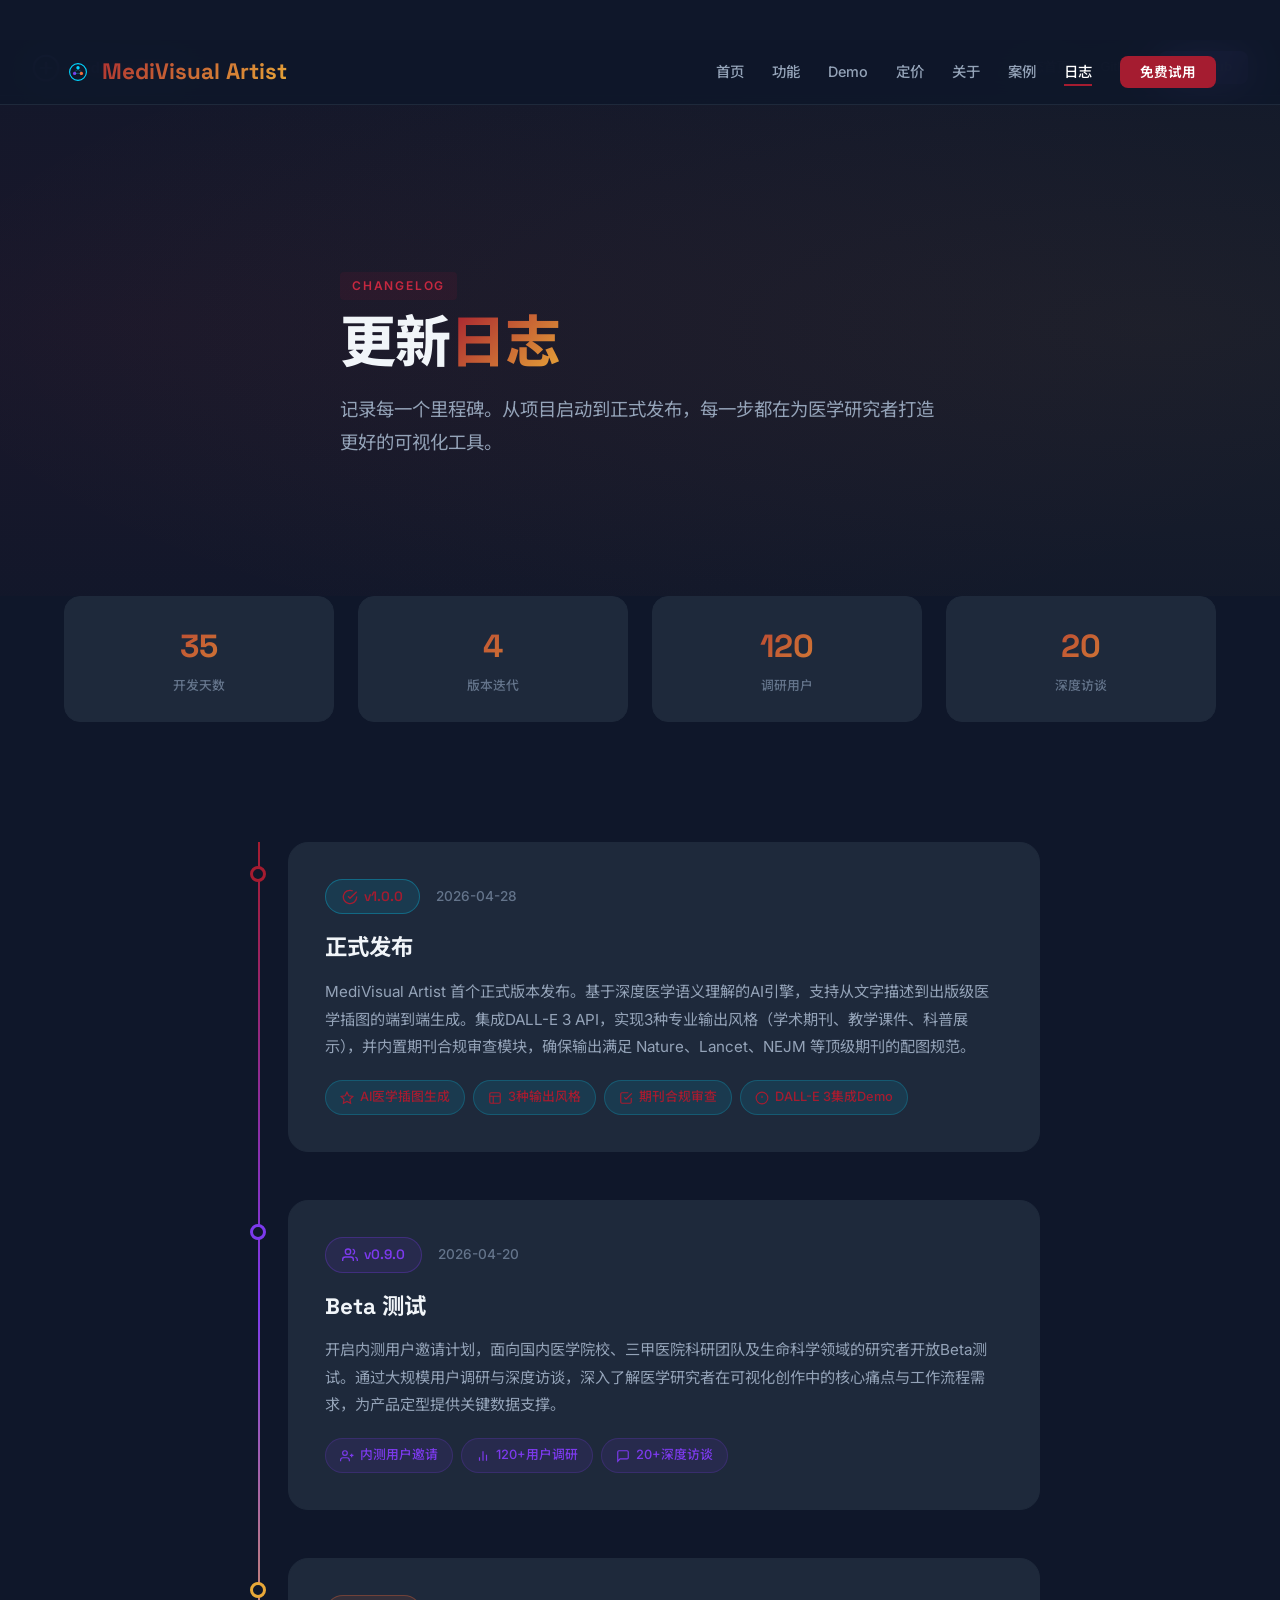
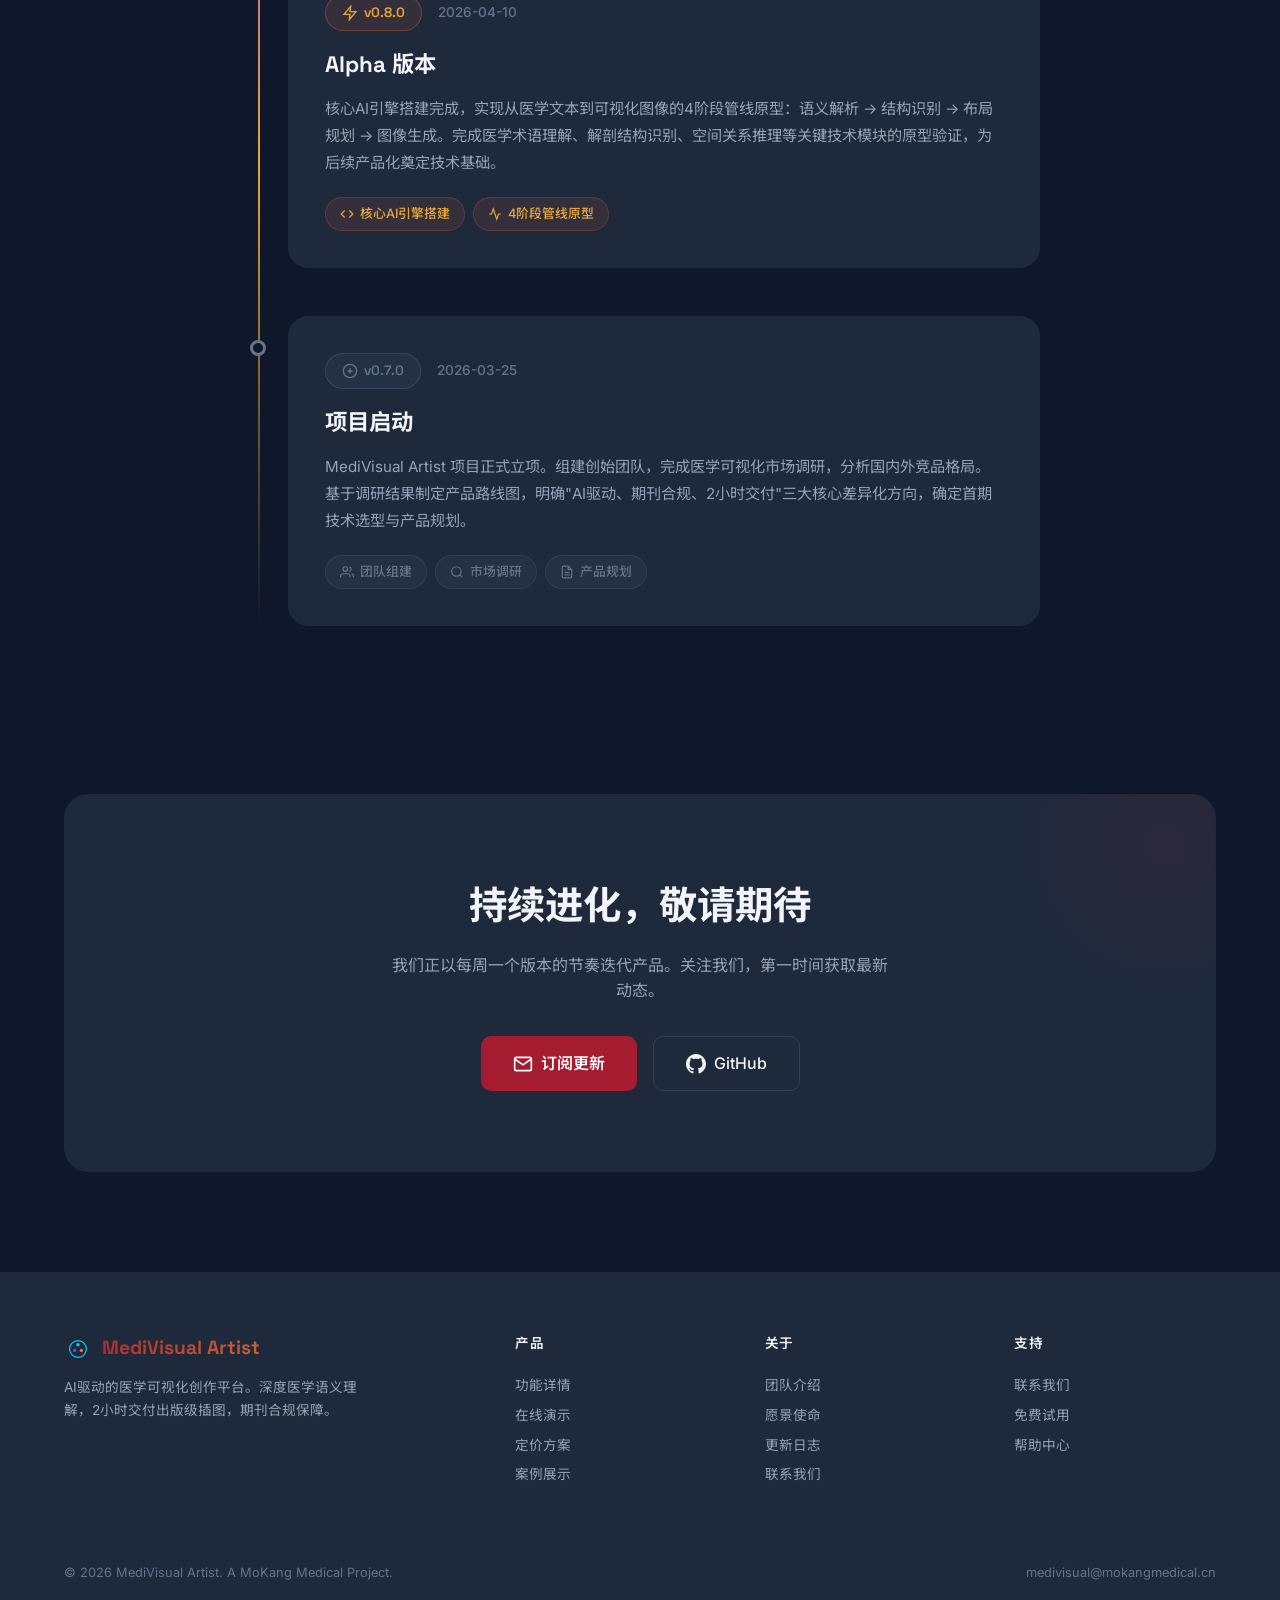
<file: docs/changelog.html>
<!DOCTYPE html>
<html lang="zh-CN">
<head>
<link rel="preconnect" href="https://fonts.googleapis.com">
<link rel="preconnect" href="https://fonts.gstatic.com" crossorigin>
<link rel="dns-prefetch" href="https://api.openai.com">

<meta charset="UTF-8">
<meta name="viewport" content="width=device-width, initial-scale=1.0">
<title>更新日志 - MediVisual Artist</title>
<meta name="description" content="MediVisual Artist 产品更新日志，查看每个版本的新功能与改进。">
<link rel="icon" href="data:image/svg+xml,<svg xmlns='http://www.w3.org/2000/svg' viewBox='0 0 100 100'><rect width='100' height='100' rx='20' fill='%230a0f1a'/><circle cx='50' cy='50' r='30' fill='none' stroke='%2300d4ff' stroke-width='4'/><circle cx='50' cy='35' r='6' fill='%2300d4ff'/><circle cx='38' cy='55' r='6' fill='%237c3aed'/><circle cx='62' cy='55' r='6' fill='%23ff6b35'/></svg>">
<link href="https://fonts.googleapis.com/css2?family=Inter:wght@300;400;500;600;700;800;900&family=Space+Grotesk:wght@400;500;600;700&family=Noto+Sans+SC:wght@300;400;500;700;900&display=swap" rel="stylesheet">
<link rel="stylesheet" href="shared.css">
<link rel="stylesheet" href="styles.css">
<style>
/* ---- Timeline ---- */
.timeline{max-width:800px;margin:0 auto;position:relative;padding-left:48px}
.timeline::before{content:'';position:absolute;left:18px;top:0;bottom:0;width:2px;background:linear-gradient(to bottom,var(--primary),var(--purple),var(--accent),transparent)}
.timeline-entry{position:relative;margin-bottom:48px;opacity:0;transform:translateY(30px);transition:opacity .6s ease,transform .6s ease}
.timeline-entry.visible{opacity:1;transform:translateY(0)}
.timeline-dot{position:absolute;left:-38px;top:24px;width:16px;height:16px;border-radius:50%;border:3px solid var(--primary);background:var(--bg);z-index:2;transition:.3s}
.timeline-entry:hover .timeline-dot{background:var(--primary);box-shadow:0 0 12px rgba(0,212,255,.5)}
.timeline-entry:nth-child(2) .timeline-dot{border-color:var(--purple)}
.timeline-entry:nth-child(2):hover .timeline-dot{background:var(--purple);box-shadow:0 0 12px rgba(124,58,237,.5)}
.timeline-entry:nth-child(3) .timeline-dot{border-color:var(--accent)}
.timeline-entry:nth-child(3):hover .timeline-dot{background:var(--accent);box-shadow:0 0 12px rgba(255,107,53,.5)}
.timeline-entry:nth-child(4) .timeline-dot{border-color:var(--text3)}
.timeline-entry:nth-child(4):hover .timeline-dot{background:var(--text3);box-shadow:0 0 12px rgba(100,116,139,.5)}
.timeline-card{background:var(--bg2);border:1px solid var(--border);border-radius:20px;padding:36px;transition:.3s;position:relative;overflow:hidden}
.timeline-card::before{content:'';position:absolute;top:0;left:0;right:0;height:2px;background:var(--gradient-primary);opacity:0;transition:.3s}
.timeline-entry:hover .timeline-card{border-color:var(--primary);box-shadow:var(--glow);transform:translateX(8px)}
.timeline-entry:hover .timeline-card::before{opacity:1}
.timeline-header{display:flex;align-items:center;gap:16px;margin-bottom:16px;flex-wrap:wrap}
.version-badge{display:inline-flex;align-items:center;gap:6px;padding:6px 16px;background:rgba(0,212,255,.1);border:1px solid rgba(0,212,255,.3);border-radius:100px;font-size:.85rem;font-weight:600;color:var(--primary);font-family:'Space Grotesk',monospace}
.version-badge svg{width:16px;height:16px;flex-shrink:0}
.timeline-date{color:var(--text3);font-size:.85rem;font-weight:500}
.timeline-title{font-family:'Space Grotesk','Noto Sans SC',sans-serif;font-size:1.4rem;font-weight:700;margin-bottom:12px}
.timeline-desc{color:var(--text2);font-size:.95rem;line-height:1.8;margin-bottom:20px}
.timeline-features{display:flex;flex-wrap:wrap;gap:8px}
.feature-tag{display:inline-flex;align-items:center;gap:6px;padding:6px 14px;background:rgba(124,58,237,.1);border:1px solid rgba(124,58,237,.2);border-radius:100px;font-size:.8rem;color:var(--purple);font-weight:500}
.feature-tag svg{width:14px;height:14px;flex-shrink:0}
.timeline-entry:first-child .feature-tag{background:rgba(0,212,255,.1);border-color:rgba(0,212,255,.2);color:var(--primary)}
.timeline-entry:nth-child(3) .feature-tag{background:rgba(255,107,53,.1);border-color:rgba(255,107,53,.2);color:var(--accent)}
.timeline-entry:nth-child(4) .feature-tag{background:rgba(100,116,139,.1);border-color:rgba(100,116,139,.2);color:var(--text3)}

/* ---- Stats banner ---- */
.stats-banner{display:grid;grid-template-columns:repeat(4,1fr);gap:24px;margin-bottom:60px}
.stat-item{text-align:center;padding:24px;background:var(--bg2);border:1px solid var(--border);border-radius:16px;transition:.3s}
.stat-item:hover{border-color:var(--primary);box-shadow:var(--glow)}
.stat-num{font-family:'Space Grotesk',sans-serif;font-size:2rem;font-weight:800;background:var(--gradient);-webkit-background-clip:text;-webkit-text-fill-color:transparent;margin-bottom:4px}
.stat-label{color:var(--text3);font-size:.8rem;font-weight:500}

@media(max-width:768px){
  .timeline{padding-left:32px}
  .timeline-dot{left:-28px;width:12px;height:12px}
  .timeline-card{padding:24px}
  .timeline-header{flex-direction:column;align-items:flex-start;gap:8px}
  .stats-banner{grid-template-columns:repeat(2,1fr)}
}
</style>
</head>
<body style="padding-top:56px!important">

<!-- OPC Top Nav -->
<nav class="opc-nav" id="opc-nav">
  <a href="https://mokangmedical.github.io/opc-homepage/" class="opc-brand">
    <svg width="28" height="28" viewBox="0 0 32 32" fill="none"><circle cx="16" cy="16" r="14" stroke="url(#ng1)" stroke-width="2.5"/><path d="M10 16h12M16 10v12" stroke="url(#ng1)" stroke-width="2.5" stroke-linecap="round"/><defs><linearGradient id="ng1" x1="0" y1="0" x2="32" y2="32"><stop stop-color="#818cf8"/><stop offset="1" stop-color="#c084fc"/></linearGradient></defs></svg>
    <span>MediVisual Artist</span>
  </a>
  <div class="opc-links">
    <a href="https://mokangmedical.github.io/opc-homepage/">生态首页</a>
    <a href="https://github.com/MoKangMedical/medivisual-artist" target="_blank">GitHub</a>
    <a href="https://mokangmedical.github.io/opc-alliance/" class="opc-hub">OPC Hub</a>
  </div>
</nav>

<!-- Main Nav -->
<nav id="navbar">
  <div class="nav-inner">
    <a href="index.html" class="logo">
      <svg viewBox="0 0 100 100" fill="none"><circle cx="50" cy="50" r="30" stroke="url(#navlg)" stroke-width="4"/><circle cx="50" cy="35" r="6" fill="#00d4ff"/><circle cx="38" cy="55" r="6" fill="#7c3aed"/><circle cx="62" cy="55" r="6" fill="#ff6b35"/><line x1="50" y1="41" x2="38" y2="49" stroke="#00d4ff" stroke-width="2" opacity=".5"/><line x1="50" y1="41" x2="62" y2="49" stroke="#00d4ff" stroke-width="2" opacity=".5"/><line x1="38" y1="55" x2="62" y2="55" stroke="#00d4ff" stroke-width="2" opacity=".5"/><defs><linearGradient id="navlg" x1="20" y1="20" x2="80" y2="80"><stop stop-color="#00d4ff"/><stop offset="1" stop-color="#7c3aed"/></linearGradient></defs></svg>
      MediVisual Artist
    </a>
    <ul class="nav-links" id="navLinks">
      <li><a href="index.html">首页</a></li>
      <li><a href="features.html">功能</a></li>
      <li><a href="demo.html">Demo</a></li>
      <li><a href="pricing.html">定价</a></li>
      <li><a href="about.html">关于</a></li>
      <li><a href="portfolio.html">案例</a></li>
      <li><a href="changelog.html" class="active">日志</a></li>
      <li><a href="demo.html" class="nav-cta">免费试用</a></li>
    </ul>
    <button class="mobile-toggle" id="mobileToggle">
      <svg width="24" height="24" viewBox="0 0 24 24" fill="none" stroke="currentColor" stroke-width="2"><line x1="3" y1="6" x2="21" y2="6"/><line x1="3" y1="12" x2="21" y2="12"/><line x1="3" y1="18" x2="21" y2="18"/></svg>
    </button>
  </div>
</nav>

<!-- Hero -->
<section class="hero">
<div class="container">
  <div class="hero-content">
    <span class="section-label">Changelog</span>
    <h1>更新<span>日志</span></h1>
    <p>记录每一个里程碑。从项目启动到正式发布，每一步都在为医学研究者打造更好的可视化工具。</p>
  </div>
</div>
</section>

<!-- Stats -->
<section style="padding-top:0;padding-bottom:40px">
<div class="container">
  <div class="stats-banner reveal">
    <div class="stat-item">
      <div class="stat-num" data-val="35">35</div>
      <div class="stat-label">开发天数</div>
    </div>
    <div class="stat-item">
      <div class="stat-num" data-val="4">4</div>
      <div class="stat-label">版本迭代</div>
    </div>
    <div class="stat-item">
      <div class="stat-num" data-val="120">120</div>
      <div class="stat-label">调研用户</div>
    </div>
    <div class="stat-item">
      <div class="stat-num" data-val="20">20</div>
      <div class="stat-label">深度访谈</div>
    </div>
  </div>
</div>
</section>

<!-- Timeline -->
<section style="padding-top:20px">
<div class="container">
  <div class="timeline">

    <!-- v1.0.0 -->
    <div class="timeline-entry reveal">
      <div class="timeline-dot"></div>
      <div class="timeline-card">
        <div class="timeline-header">
          <span class="version-badge">
            <svg viewBox="0 0 24 24" fill="none" stroke="currentColor" stroke-width="2"><path d="M22 11.08V12a10 10 0 1 1-5.93-9.14"/><polyline points="22 4 12 14.01 9 11.01"/></svg>
            v1.0.0
          </span>
          <span class="timeline-date">2026-04-28</span>
        </div>
        <h3 class="timeline-title">正式发布</h3>
        <p class="timeline-desc">MediVisual Artist 首个正式版本发布。基于深度医学语义理解的AI引擎，支持从文字描述到出版级医学插图的端到端生成。集成DALL-E 3 API，实现3种专业输出风格（学术期刊、教学课件、科普展示），并内置期刊合规审查模块，确保输出满足 Nature、Lancet、NEJM 等顶级期刊的配图规范。</p>
        <div class="timeline-features">
          <span class="feature-tag">
            <svg viewBox="0 0 24 24" fill="none" stroke="currentColor" stroke-width="2"><polygon points="12 2 15.09 8.26 22 9.27 17 14.14 18.18 21.02 12 17.77 5.82 21.02 7 14.14 2 9.27 8.91 8.26 12 2"/></svg>
            AI医学插图生成
          </span>
          <span class="feature-tag">
            <svg viewBox="0 0 24 24" fill="none" stroke="currentColor" stroke-width="2"><rect x="3" y="3" width="18" height="18" rx="2" ry="2"/><line x1="3" y1="9" x2="21" y2="9"/><line x1="9" y1="21" x2="9" y2="9"/></svg>
            3种输出风格
          </span>
          <span class="feature-tag">
            <svg viewBox="0 0 24 24" fill="none" stroke="currentColor" stroke-width="2"><path d="M9 11l3 3L22 4"/><path d="M21 12v7a2 2 0 0 1-2 2H5a2 2 0 0 1-2-2V5a2 2 0 0 1 2-2h11"/></svg>
            期刊合规审查
          </span>
          <span class="feature-tag">
            <svg viewBox="0 0 24 24" fill="none" stroke="currentColor" stroke-width="2"><circle cx="12" cy="12" r="10"/><line x1="12" y1="8" x2="12" y2="12"/><line x1="12" y1="16" x2="12.01" y2="16"/></svg>
            DALL-E 3集成Demo
          </span>
        </div>
      </div>
    </div>

    <!-- v0.9.0 -->
    <div class="timeline-entry reveal">
      <div class="timeline-dot"></div>
      <div class="timeline-card">
        <div class="timeline-header">
          <span class="version-badge" style="background:rgba(124,58,237,.1);border-color:rgba(124,58,237,.3);color:var(--purple)">
            <svg viewBox="0 0 24 24" fill="none" stroke="currentColor" stroke-width="2"><path d="M17 21v-2a4 4 0 0 0-4-4H5a4 4 0 0 0-4 4v2"/><circle cx="9" cy="7" r="4"/><path d="M23 21v-2a4 4 0 0 0-3-3.87"/><path d="M16 3.13a4 4 0 0 1 0 7.75"/></svg>
            v0.9.0
          </span>
          <span class="timeline-date">2026-04-20</span>
        </div>
        <h3 class="timeline-title">Beta 测试</h3>
        <p class="timeline-desc">开启内测用户邀请计划，面向国内医学院校、三甲医院科研团队及生命科学领域的研究者开放Beta测试。通过大规模用户调研与深度访谈，深入了解医学研究者在可视化创作中的核心痛点与工作流程需求，为产品定型提供关键数据支撑。</p>
        <div class="timeline-features">
          <span class="feature-tag">
            <svg viewBox="0 0 24 24" fill="none" stroke="currentColor" stroke-width="2"><path d="M16 21v-2a4 4 0 0 0-4-4H5a4 4 0 0 0-4 4v2"/><circle cx="8.5" cy="7" r="4"/><line x1="20" y1="8" x2="20" y2="14"/><line x1="23" y1="11" x2="17" y2="11"/></svg>
            内测用户邀请
          </span>
          <span class="feature-tag">
            <svg viewBox="0 0 24 24" fill="none" stroke="currentColor" stroke-width="2"><line x1="18" y1="20" x2="18" y2="10"/><line x1="12" y1="20" x2="12" y2="4"/><line x1="6" y1="20" x2="6" y2="14"/></svg>
            120+用户调研
          </span>
          <span class="feature-tag">
            <svg viewBox="0 0 24 24" fill="none" stroke="currentColor" stroke-width="2"><path d="M21 15a2 2 0 0 1-2 2H7l-4 4V5a2 2 0 0 1 2-2h14a2 2 0 0 1 2 2z"/></svg>
            20+深度访谈
          </span>
        </div>
      </div>
    </div>

    <!-- v0.8.0 -->
    <div class="timeline-entry reveal">
      <div class="timeline-dot"></div>
      <div class="timeline-card">
        <div class="timeline-header">
          <span class="version-badge" style="background:rgba(255,107,53,.1);border-color:rgba(255,107,53,.3);color:var(--accent)">
            <svg viewBox="0 0 24 24" fill="none" stroke="currentColor" stroke-width="2"><polygon points="13 2 3 14 12 14 11 22 21 10 12 10 13 2"/></svg>
            v0.8.0
          </span>
          <span class="timeline-date">2026-04-10</span>
        </div>
        <h3 class="timeline-title">Alpha 版本</h3>
        <p class="timeline-desc">核心AI引擎搭建完成，实现从医学文本到可视化图像的4阶段管线原型：语义解析 → 结构识别 → 布局规划 → 图像生成。完成医学术语理解、解剖结构识别、空间关系推理等关键技术模块的原型验证，为后续产品化奠定技术基础。</p>
        <div class="timeline-features">
          <span class="feature-tag">
            <svg viewBox="0 0 24 24" fill="none" stroke="currentColor" stroke-width="2"><polyline points="16 18 22 12 16 6"/><polyline points="8 6 2 12 8 18"/></svg>
            核心AI引擎搭建
          </span>
          <span class="feature-tag">
            <svg viewBox="0 0 24 24" fill="none" stroke="currentColor" stroke-width="2"><polyline points="22 12 18 12 15 21 9 3 6 12 2 12"/></svg>
            4阶段管线原型
          </span>
        </div>
      </div>
    </div>

    <!-- v0.7.0 -->
    <div class="timeline-entry reveal">
      <div class="timeline-dot"></div>
      <div class="timeline-card">
        <div class="timeline-header">
          <span class="version-badge" style="background:rgba(100,116,139,.1);border-color:rgba(100,116,139,.3);color:var(--text3)">
            <svg viewBox="0 0 24 24" fill="none" stroke="currentColor" stroke-width="2"><circle cx="12" cy="12" r="10"/><line x1="12" y1="8" x2="12" y2="16"/><line x1="8" y1="12" x2="16" y2="12"/></svg>
            v0.7.0
          </span>
          <span class="timeline-date">2026-03-25</span>
        </div>
        <h3 class="timeline-title">项目启动</h3>
        <p class="timeline-desc">MediVisual Artist 项目正式立项。组建创始团队，完成医学可视化市场调研，分析国内外竞品格局。基于调研结果制定产品路线图，明确"AI驱动、期刊合规、2小时交付"三大核心差异化方向，确定首期技术选型与产品规划。</p>
        <div class="timeline-features">
          <span class="feature-tag">
            <svg viewBox="0 0 24 24" fill="none" stroke="currentColor" stroke-width="2"><path d="M17 21v-2a4 4 0 0 0-4-4H5a4 4 0 0 0-4 4v2"/><circle cx="9" cy="7" r="4"/><path d="M23 21v-2a4 4 0 0 0-3-3.87"/><path d="M16 3.13a4 4 0 0 1 0 7.75"/></svg>
            团队组建
          </span>
          <span class="feature-tag">
            <svg viewBox="0 0 24 24" fill="none" stroke="currentColor" stroke-width="2"><circle cx="11" cy="11" r="8"/><line x1="21" y1="21" x2="16.65" y2="16.65"/></svg>
            市场调研
          </span>
          <span class="feature-tag">
            <svg viewBox="0 0 24 24" fill="none" stroke="currentColor" stroke-width="2"><path d="M14 2H6a2 2 0 0 0-2 2v16a2 2 0 0 0 2 2h12a2 2 0 0 0 2-2V8z"/><polyline points="14 2 14 8 20 8"/><line x1="16" y1="13" x2="8" y2="13"/><line x1="16" y1="17" x2="8" y2="17"/><polyline points="10 9 9 9 8 9"/></svg>
            产品规划
          </span>
        </div>
      </div>
    </div>

  </div>
</div>
</section>

<!-- CTA -->
<section style="padding-top:20px">
<div class="container">
  <div class="cta reveal">
    <h2>持续进化，敬请期待</h2>
    <p>我们正以每周一个版本的节奏迭代产品。关注我们，第一时间获取最新动态。</p>
    <div class="cta-buttons">
      <a href="mailto:medivisual@mokangmedical.cn" class="btn-primary">
        <svg width="20" height="20" viewBox="0 0 24 24" fill="none" stroke="currentColor" stroke-width="2"><path d="M4 4h16c1.1 0 2 .9 2 2v12c0 1.1-.9 2-2 2H4c-1.1 0-2-.9-2-2V6c0-1.1.9-2 2-2z"/><polyline points="22,6 12,13 2,6"/></svg>
        订阅更新
      </a>
      <a href="https://github.com/MoKangMedical/medivisual-artist" target="_blank" class="btn-outline">
        <svg width="20" height="20" viewBox="0 0 24 24" fill="currentColor"><path d="M12 0c-6.626 0-12 5.373-12 12 0 5.302 3.438 9.8 8.207 11.387.599.111.793-.261.793-.577v-2.234c-3.338.726-4.033-1.416-4.033-1.416-.546-1.387-1.333-1.756-1.333-1.756-1.089-.745.083-.729.083-.729 1.205.084 1.839 1.237 1.839 1.237 1.07 1.834 2.807 1.304 3.492.997.107-.775.418-1.305.762-1.604-2.665-.305-5.467-1.334-5.467-5.931 0-1.311.469-2.381 1.236-3.221-.124-.303-.535-1.524.117-3.176 0 0 1.008-.322 3.301 1.23.957-.266 1.983-.399 3.003-.404 1.02.005 2.047.138 3.006.404 2.291-1.552 3.297-1.23 3.297-1.23.653 1.653.242 2.874.118 3.176.77.84 1.235 1.911 1.235 3.221 0 4.609-2.807 5.624-5.479 5.921.43.372.823 1.102.823 2.222v3.293c0 .319.192.694.801.576 4.765-1.589 8.199-6.086 8.199-11.386 0-6.627-5.373-12-12-12z"/></svg>
        GitHub
      </a>
    </div>
  </div>
</div>
</section>

<!-- Footer -->
<footer>
<div class="container">
  <div class="footer-grid">
    <div class="footer-brand">
      <div class="logo">
        <svg width="24" height="24" viewBox="0 0 100 100" fill="none"><circle cx="50" cy="50" r="30" stroke="url(#ftlg)" stroke-width="4"/><circle cx="50" cy="35" r="6" fill="#00d4ff"/><circle cx="38" cy="55" r="6" fill="#7c3aed"/><circle cx="62" cy="55" r="6" fill="#ff6b35"/><defs><linearGradient id="ftlg" x1="20" y1="20" x2="80" y2="80"><stop stop-color="#00d4ff"/><stop offset="1" stop-color="#7c3aed"/></linearGradient></defs></svg>
        MediVisual Artist
      </div>
      <p>AI驱动的医学可视化创作平台。深度医学语义理解，2小时交付出版级插图，期刊合规保障。</p>
    </div>
    <div class="footer-col">
      <h4>产品</h4>
      <a href="features.html">功能详情</a>
      <a href="demo.html">在线演示</a>
      <a href="pricing.html">定价方案</a>
      <a href="portfolio.html">案例展示</a>
    </div>
    <div class="footer-col">
      <h4>关于</h4>
      <a href="about.html">团队介绍</a>
      <a href="about.html#vision">愿景使命</a>
      <a href="changelog.html">更新日志</a>
      <a href="contact.html">联系我们</a>
    </div>
    <div class="footer-col">
      <h4>支持</h4>
      <a href="contact.html">联系我们</a>
      <a href="demo.html">免费试用</a>
      <a href="mailto:medivisual@mokangmedical.cn">帮助中心</a>
    </div>
  </div>
  <div class="footer-bottom">
    <span>© 2026 MediVisual Artist. A MoKang Medical Project.</span>
    <span>medivisual@mokangmedical.cn</span>
  </div>
</div>
</footer>

<!-- Back to Top -->
<button class="back-top" id="backTop">
  <svg width="20" height="20" viewBox="0 0 24 24" fill="none" stroke="currentColor" stroke-width="2"><polyline points="18,15 12,9 6,15"/></svg>
</button>

<script src="shared.js"></script>
<script src="main.js"></script>
</body>
</html>
</file>
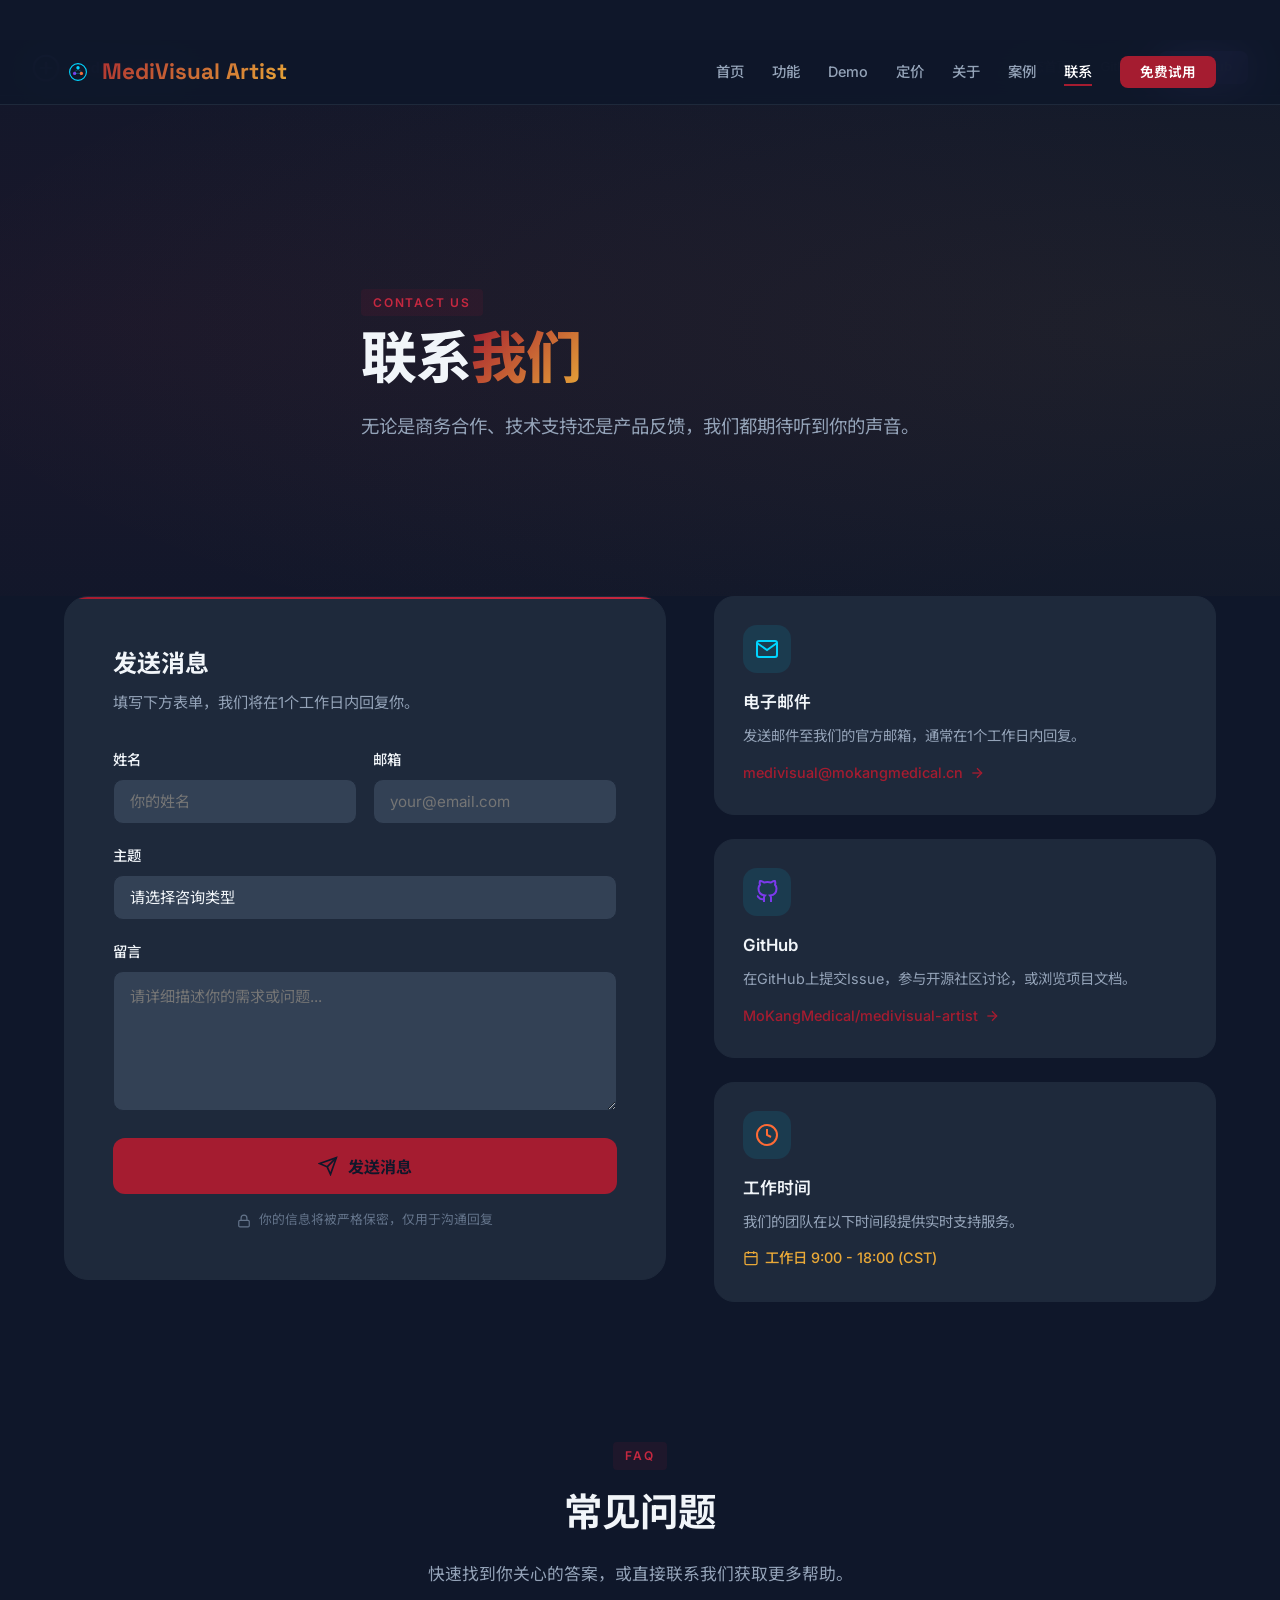
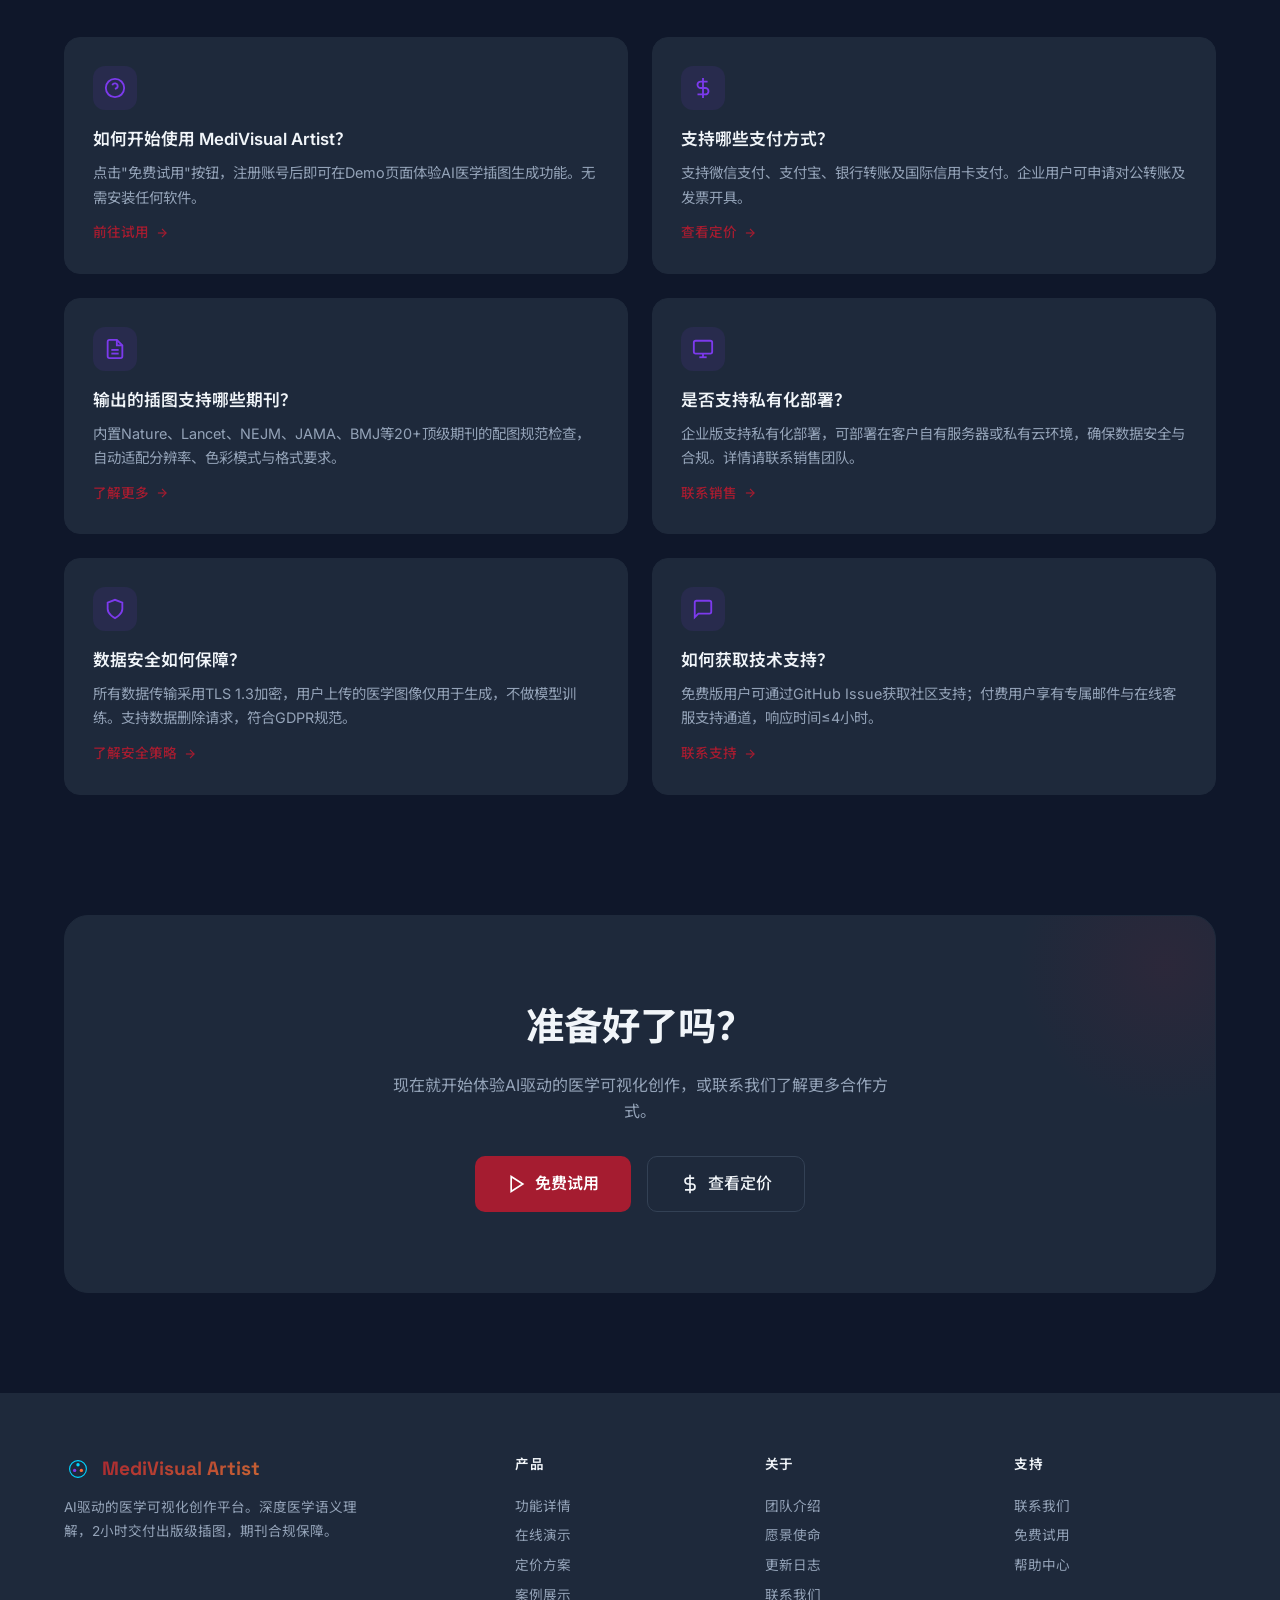
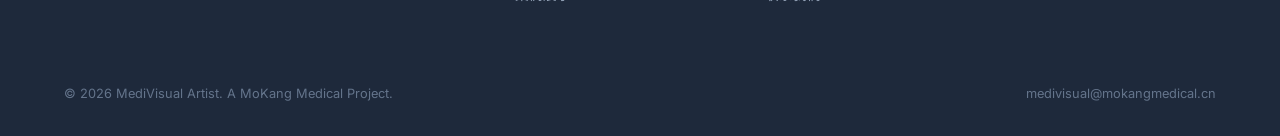
<file: docs/contact.html>
<!DOCTYPE html>
<html lang="zh-CN">
<head>
<link rel="preconnect" href="https://fonts.googleapis.com">
<link rel="preconnect" href="https://fonts.gstatic.com" crossorigin>
<link rel="dns-prefetch" href="https://api.openai.com">

<meta charset="UTF-8">
<meta name="viewport" content="width=device-width, initial-scale=1.0">
<title>联系我们 - MediVisual Artist</title>
<meta name="description" content="联系 MediVisual Artist 团队，商务合作、技术支持、企业定制等均可联系我们。">
<link rel="icon" href="data:image/svg+xml,<svg xmlns='http://www.w3.org/2000/svg' viewBox='0 0 100 100'><rect width='100' height='100' rx='20' fill='%230a0f1a'/><circle cx='50' cy='50' r='30' fill='none' stroke='%2300d4ff' stroke-width='4'/><circle cx='50' cy='35' r='6' fill='%2300d4ff'/><circle cx='38' cy='55' r='6' fill='%237c3aed'/><circle cx='62' cy='55' r='6' fill='%23ff6b35'/></svg>">
<link href="https://fonts.googleapis.com/css2?family=Inter:wght@300;400;500;600;700;800;900&family=Space+Grotesk:wght@400;500;600;700&family=Noto+Sans+SC:wght@300;400;500;700;900&display=swap" rel="stylesheet">
<link rel="stylesheet" href="shared.css">
<link rel="stylesheet" href="styles.css">
<style>
/* ---- Contact Layout ---- */
.contact-grid{display:grid;grid-template-columns:1.2fr 1fr;gap:48px;align-items:start}
.contact-form-card{background:var(--bg2);border:1px solid var(--border);border-radius:24px;padding:48px;position:relative;overflow:hidden}
.contact-form-card::before{content:'';position:absolute;top:0;left:0;right:0;height:2px;background:var(--gradient-primary)}
.contact-form-card h3{font-family:'Space Grotesk','Noto Sans SC',sans-serif;font-size:1.5rem;font-weight:700;margin-bottom:8px}
.contact-form-card>p{color:var(--text2);font-size:.95rem;margin-bottom:32px}
.form-row{display:grid;grid-template-columns:1fr 1fr;gap:16px}
.submit-btn{width:100%;padding:16px;background:var(--primary);color:var(--bg);border:none;border-radius:12px;font-weight:700;font-size:1rem;cursor:pointer;transition:.3s;display:flex;align-items:center;justify-content:center;gap:10px;font-family:inherit}
.submit-btn:hover{background:#fff;transform:translateY(-2px);box-shadow:0 8px 30px rgba(0,212,255,.3)}
.form-note{color:var(--text3);font-size:.8rem;margin-top:16px;text-align:center}

/* ---- Sidebar ---- */
.contact-sidebar{display:flex;flex-direction:column;gap:24px}
.contact-card{background:var(--bg2);border:1px solid var(--border);border-radius:20px;padding:28px;transition:.3s}
.contact-card:hover{border-color:var(--primary);box-shadow:var(--glow)}
.contact-card .card-icon{width:48px;height:48px;display:flex;align-items:center;justify-content:center;background:rgba(0,212,255,.1);border-radius:14px;margin-bottom:16px}
.contact-card h4{font-size:1.05rem;font-weight:600;margin-bottom:8px}
.contact-card p{color:var(--text2);font-size:.9rem;line-height:1.7;margin-bottom:12px}
.contact-card .card-link{display:inline-flex;align-items:center;gap:6px;font-size:.9rem;font-weight:500;color:var(--primary);transition:.3s}
.contact-card .card-link:hover{color:#fff;gap:10px}
.contact-card .card-link svg{width:16px;height:16px}

/* ---- FAQ ---- */
.faq-section{margin-top:0}
.faq-grid{display:grid;grid-template-columns:repeat(2,1fr);gap:24px;margin-top:48px}
.faq-item{background:var(--bg2);border:1px solid var(--border);border-radius:16px;padding:28px;transition:.3s}
.faq-item:hover{border-color:var(--primary);transform:translateY(-4px);box-shadow:var(--glow)}
.faq-item .faq-icon{width:44px;height:44px;display:flex;align-items:center;justify-content:center;background:rgba(124,58,237,.1);border-radius:12px;margin-bottom:16px}
.faq-item h4{font-size:1.05rem;font-weight:600;margin-bottom:8px}
.faq-item p{color:var(--text2);font-size:.9rem;line-height:1.7}
.faq-item .faq-link{display:inline-flex;align-items:center;gap:6px;margin-top:12px;font-size:.85rem;font-weight:500;color:var(--primary)}
.faq-item .faq-link svg{width:14px;height:14px;transition:transform .3s}
.faq-item:hover .faq-link svg{transform:translateX(4px)}

@media(max-width:1024px){
  .contact-grid{grid-template-columns:1fr}
  .contact-sidebar{display:grid;grid-template-columns:repeat(3,1fr)}
}
@media(max-width:768px){
  .contact-sidebar{grid-template-columns:1fr}
  .form-row{grid-template-columns:1fr}
  .faq-grid{grid-template-columns:1fr}
  .contact-form-card{padding:28px}
}
</style>
</head>
<body style="padding-top:56px!important">

<!-- OPC Top Nav -->
<nav class="opc-nav" id="opc-nav">
  <a href="https://mokangmedical.github.io/opc-homepage/" class="opc-brand">
    <svg width="28" height="28" viewBox="0 0 32 32" fill="none"><circle cx="16" cy="16" r="14" stroke="url(#ng1)" stroke-width="2.5"/><path d="M10 16h12M16 10v12" stroke="url(#ng1)" stroke-width="2.5" stroke-linecap="round"/><defs><linearGradient id="ng1" x1="0" y1="0" x2="32" y2="32"><stop stop-color="#818cf8"/><stop offset="1" stop-color="#c084fc"/></linearGradient></defs></svg>
    <span>MediVisual Artist</span>
  </a>
  <div class="opc-links">
    <a href="https://mokangmedical.github.io/opc-homepage/">生态首页</a>
    <a href="https://github.com/MoKangMedical/medivisual-artist" target="_blank">GitHub</a>
    <a href="https://mokangmedical.github.io/opc-alliance/" class="opc-hub">OPC Hub</a>
  </div>
</nav>

<!-- Main Nav -->
<nav id="navbar">
  <div class="nav-inner">
    <a href="index.html" class="logo">
      <svg viewBox="0 0 100 100" fill="none"><circle cx="50" cy="50" r="30" stroke="url(#navlg)" stroke-width="4"/><circle cx="50" cy="35" r="6" fill="#00d4ff"/><circle cx="38" cy="55" r="6" fill="#7c3aed"/><circle cx="62" cy="55" r="6" fill="#ff6b35"/><line x1="50" y1="41" x2="38" y2="49" stroke="#00d4ff" stroke-width="2" opacity=".5"/><line x1="50" y1="41" x2="62" y2="49" stroke="#00d4ff" stroke-width="2" opacity=".5"/><line x1="38" y1="55" x2="62" y2="55" stroke="#00d4ff" stroke-width="2" opacity=".5"/><defs><linearGradient id="navlg" x1="20" y1="20" x2="80" y2="80"><stop stop-color="#00d4ff"/><stop offset="1" stop-color="#7c3aed"/></linearGradient></defs></svg>
      MediVisual Artist
    </a>
    <ul class="nav-links" id="navLinks">
      <li><a href="index.html">首页</a></li>
      <li><a href="features.html">功能</a></li>
      <li><a href="demo.html">Demo</a></li>
      <li><a href="pricing.html">定价</a></li>
      <li><a href="about.html">关于</a></li>
      <li><a href="portfolio.html">案例</a></li>
      <li><a href="contact.html" class="active">联系</a></li>
      <li><a href="demo.html" class="nav-cta">免费试用</a></li>
    </ul>
    <button class="mobile-toggle" id="mobileToggle">
      <svg width="24" height="24" viewBox="0 0 24 24" fill="none" stroke="currentColor" stroke-width="2"><line x1="3" y1="6" x2="21" y2="6"/><line x1="3" y1="12" x2="21" y2="12"/><line x1="3" y1="18" x2="21" y2="18"/></svg>
    </button>
  </div>
</nav>

<!-- Hero -->
<section class="hero">
<div class="container">
  <div class="hero-content">
    <span class="section-label">Contact Us</span>
    <h1>联系<span>我们</span></h1>
    <p>无论是商务合作、技术支持还是产品反馈，我们都期待听到你的声音。</p>
  </div>
</div>
</section>

<!-- Contact Form + Sidebar -->
<section style="padding-top:0">
<div class="container">
  <div class="contact-grid">

    <!-- Form -->
    <div class="contact-form-card reveal">
      <h3>发送消息</h3>
      <p>填写下方表单，我们将在1个工作日内回复你。</p>
      <form id="contactForm" onsubmit="return false">
        <div class="form-row">
          <div class="form-group">
            <label for="name">姓名</label>
            <input type="text" id="name" class="form-input" placeholder="你的姓名">
          </div>
          <div class="form-group">
            <label for="email">邮箱</label>
            <input type="email" id="email" class="form-input" placeholder="your@email.com">
          </div>
        </div>
        <div class="form-group">
          <label for="subject">主题</label>
          <select id="subject" class="form-select">
            <option value="" disabled selected>请选择咨询类型</option>
            <option value="business">商务合作</option>
            <option value="support">技术支持</option>
            <option value="enterprise">企业定制</option>
            <option value="media">媒体采访</option>
            <option value="other">其他</option>
          </select>
        </div>
        <div class="form-group">
          <label for="message">留言</label>
          <textarea id="message" class="form-textarea" placeholder="请详细描述你的需求或问题..."></textarea>
        </div>
        <button type="submit" class="submit-btn">
          <svg width="20" height="20" viewBox="0 0 24 24" fill="none" stroke="currentColor" stroke-width="2"><line x1="22" y1="2" x2="11" y2="13"/><polygon points="22 2 15 22 11 13 2 9 22 2"/></svg>
          发送消息
        </button>
        <p class="form-note">
          <svg width="14" height="14" viewBox="0 0 24 24" fill="none" stroke="currentColor" stroke-width="2" style="vertical-align:middle;margin-right:4px"><rect x="3" y="11" width="18" height="11" rx="2" ry="2"/><path d="M7 11V7a5 5 0 0 1 10 0v4"/></svg>
          你的信息将被严格保密，仅用于沟通回复
        </p>
      </form>
    </div>

    <!-- Sidebar -->
    <div class="contact-sidebar">
      <div class="contact-card reveal">
        <div class="card-icon">
          <svg width="24" height="24" viewBox="0 0 24 24" fill="none" stroke="#00d4ff" stroke-width="2"><path d="M4 4h16c1.1 0 2 .9 2 2v12c0 1.1-.9 2-2 2H4c-1.1 0-2-.9-2-2V6c0-1.1.9-2 2-2z"/><polyline points="22,6 12,13 2,6"/></svg>
        </div>
        <h4>电子邮件</h4>
        <p>发送邮件至我们的官方邮箱，通常在1个工作日内回复。</p>
        <a href="mailto:medivisual@mokangmedical.cn" class="card-link">
          medivisual@mokangmedical.cn
          <svg viewBox="0 0 24 24" fill="none" stroke="currentColor" stroke-width="2"><line x1="5" y1="12" x2="19" y2="12"/><polyline points="12 5 19 12 12 19"/></svg>
        </a>
      </div>

      <div class="contact-card reveal">
        <div class="card-icon">
          <svg width="24" height="24" viewBox="0 0 24 24" fill="none" stroke="#7c3aed" stroke-width="2"><path d="M9 19c-5 1.5-5-2.5-7-3m14 6v-3.87a3.37 3.37 0 0 0-.94-2.61c3.14-.35 6.44-1.54 6.44-7A5.44 5.44 0 0 0 20 4.77 5.07 5.07 0 0 0 19.91 1S18.73.65 16 2.48a13.38 13.38 0 0 0-7 0C6.27.65 5.09 1 5.09 1A5.07 5.07 0 0 0 5 4.77a5.44 5.44 0 0 0-1.5 3.78c0 5.42 3.3 6.61 6.44 7A3.37 3.37 0 0 0 9 18.13V22"/></svg>
        </div>
        <h4>GitHub</h4>
        <p>在GitHub上提交Issue，参与开源社区讨论，或浏览项目文档。</p>
        <a href="https://github.com/MoKangMedical/medivisual-artist" target="_blank" class="card-link">
          MoKangMedical/medivisual-artist
          <svg viewBox="0 0 24 24" fill="none" stroke="currentColor" stroke-width="2"><line x1="5" y1="12" x2="19" y2="12"/><polyline points="12 5 19 12 12 19"/></svg>
        </a>
      </div>

      <div class="contact-card reveal">
        <div class="card-icon">
          <svg width="24" height="24" viewBox="0 0 24 24" fill="none" stroke="#ff6b35" stroke-width="2"><circle cx="12" cy="12" r="10"/><polyline points="12 6 12 12 16 14"/></svg>
        </div>
        <h4>工作时间</h4>
        <p>我们的团队在以下时间段提供实时支持服务。</p>
        <span class="card-link" style="cursor:default;color:var(--accent)">
          <svg width="16" height="16" viewBox="0 0 24 24" fill="none" stroke="currentColor" stroke-width="2"><rect x="3" y="4" width="18" height="18" rx="2" ry="2"/><line x1="16" y1="2" x2="16" y2="6"/><line x1="8" y1="2" x2="8" y2="6"/><line x1="3" y1="10" x2="21" y2="10"/></svg>
          工作日 9:00 - 18:00 (CST)
        </span>
      </div>
    </div>

  </div>
</div>
</section>

<!-- FAQ -->
<section style="padding-top:40px">
<div class="container">
  <div style="text-align:center" class="reveal">
    <span class="section-label">FAQ</span>
    <h2 class="section-title">常见问题</h2>
    <p class="section-desc" style="margin:0 auto">快速找到你关心的答案，或直接联系我们获取更多帮助。</p>
  </div>
  <div class="faq-grid">

    <div class="faq-item reveal">
      <div class="faq-icon">
        <svg width="22" height="22" viewBox="0 0 24 24" fill="none" stroke="#7c3aed" stroke-width="2"><circle cx="12" cy="12" r="10"/><path d="M9.09 9a3 3 0 0 1 5.83 1c0 2-3 3-3 3"/><line x1="12" y1="17" x2="12.01" y2="17"/></svg>
      </div>
      <h4>如何开始使用 MediVisual Artist？</h4>
      <p>点击"免费试用"按钮，注册账号后即可在Demo页面体验AI医学插图生成功能。无需安装任何软件。</p>
      <a href="demo.html" class="faq-link">
        前往试用
        <svg viewBox="0 0 24 24" fill="none" stroke="currentColor" stroke-width="2"><line x1="5" y1="12" x2="19" y2="12"/><polyline points="12 5 19 12 12 19"/></svg>
      </a>
    </div>

    <div class="faq-item reveal">
      <div class="faq-icon">
        <svg width="22" height="22" viewBox="0 0 24 24" fill="none" stroke="#7c3aed" stroke-width="2"><line x1="12" y1="1" x2="12" y2="23"/><path d="M17 5H9.5a3.5 3.5 0 0 0 0 7h5a3.5 3.5 0 0 1 0 7H6"/></svg>
      </div>
      <h4>支持哪些支付方式？</h4>
      <p>支持微信支付、支付宝、银行转账及国际信用卡支付。企业用户可申请对公转账及发票开具。</p>
      <a href="pricing.html" class="faq-link">
        查看定价
        <svg viewBox="0 0 24 24" fill="none" stroke="currentColor" stroke-width="2"><line x1="5" y1="12" x2="19" y2="12"/><polyline points="12 5 19 12 12 19"/></svg>
      </a>
    </div>

    <div class="faq-item reveal">
      <div class="faq-icon">
        <svg width="22" height="22" viewBox="0 0 24 24" fill="none" stroke="#7c3aed" stroke-width="2"><path d="M14 2H6a2 2 0 0 0-2 2v16a2 2 0 0 0 2 2h12a2 2 0 0 0 2-2V8z"/><polyline points="14 2 14 8 20 8"/><line x1="16" y1="13" x2="8" y2="13"/><line x1="16" y1="17" x2="8" y2="17"/></svg>
      </div>
      <h4>输出的插图支持哪些期刊？</h4>
      <p>内置Nature、Lancet、NEJM、JAMA、BMJ等20+顶级期刊的配图规范检查，自动适配分辨率、色彩模式与格式要求。</p>
      <a href="features.html" class="faq-link">
        了解更多
        <svg viewBox="0 0 24 24" fill="none" stroke="currentColor" stroke-width="2"><line x1="5" y1="12" x2="19" y2="12"/><polyline points="12 5 19 12 12 19"/></svg>
      </a>
    </div>

    <div class="faq-item reveal">
      <div class="faq-icon">
        <svg width="22" height="22" viewBox="0 0 24 24" fill="none" stroke="#7c3aed" stroke-width="2"><rect x="2" y="3" width="20" height="14" rx="2" ry="2"/><line x1="8" y1="21" x2="16" y2="21"/><line x1="12" y1="17" x2="12" y2="21"/></svg>
      </div>
      <h4>是否支持私有化部署？</h4>
      <p>企业版支持私有化部署，可部署在客户自有服务器或私有云环境，确保数据安全与合规。详情请联系销售团队。</p>
      <a href="mailto:medivisual@mokangmedical.cn" class="faq-link">
        联系销售
        <svg viewBox="0 0 24 24" fill="none" stroke="currentColor" stroke-width="2"><line x1="5" y1="12" x2="19" y2="12"/><polyline points="12 5 19 12 12 19"/></svg>
      </a>
    </div>

    <div class="faq-item reveal">
      <div class="faq-icon">
        <svg width="22" height="22" viewBox="0 0 24 24" fill="none" stroke="#7c3aed" stroke-width="2"><path d="M12 22s8-4 8-10V5l-8-3-8 3v7c0 6 8 10 8 10z"/></svg>
      </div>
      <h4>数据安全如何保障？</h4>
      <p>所有数据传输采用TLS 1.3加密，用户上传的医学图像仅用于生成，不做模型训练。支持数据删除请求，符合GDPR规范。</p>
      <a href="about.html" class="faq-link">
        了解安全策略
        <svg viewBox="0 0 24 24" fill="none" stroke="currentColor" stroke-width="2"><line x1="5" y1="12" x2="19" y2="12"/><polyline points="12 5 19 12 12 19"/></svg>
      </a>
    </div>

    <div class="faq-item reveal">
      <div class="faq-icon">
        <svg width="22" height="22" viewBox="0 0 24 24" fill="none" stroke="#7c3aed" stroke-width="2"><path d="M21 15a2 2 0 0 1-2 2H7l-4 4V5a2 2 0 0 1 2-2h14a2 2 0 0 1 2 2z"/></svg>
      </div>
      <h4>如何获取技术支持？</h4>
      <p>免费版用户可通过GitHub Issue获取社区支持；付费用户享有专属邮件与在线客服支持通道，响应时间≤4小时。</p>
      <a href="mailto:medivisual@mokangmedical.cn" class="faq-link">
        联系支持
        <svg viewBox="0 0 24 24" fill="none" stroke="currentColor" stroke-width="2"><line x1="5" y1="12" x2="19" y2="12"/><polyline points="12 5 19 12 12 19"/></svg>
      </a>
    </div>

  </div>
</div>
</section>

<!-- CTA -->
<section style="padding-top:20px">
<div class="container">
  <div class="cta reveal">
    <h2>准备好了吗？</h2>
    <p>现在就开始体验AI驱动的医学可视化创作，或联系我们了解更多合作方式。</p>
    <div class="cta-buttons">
      <a href="demo.html" class="btn-primary">
        <svg width="20" height="20" viewBox="0 0 24 24" fill="none" stroke="currentColor" stroke-width="2"><polygon points="5 3 19 12 5 21 5 3"/></svg>
        免费试用
      </a>
      <a href="pricing.html" class="btn-outline">
        <svg width="20" height="20" viewBox="0 0 24 24" fill="none" stroke="currentColor" stroke-width="2"><line x1="12" y1="1" x2="12" y2="23"/><path d="M17 5H9.5a3.5 3.5 0 0 0 0 7h5a3.5 3.5 0 0 1 0 7H6"/></svg>
        查看定价
      </a>
    </div>
  </div>
</div>
</section>

<!-- Footer -->
<footer>
<div class="container">
  <div class="footer-grid">
    <div class="footer-brand">
      <div class="logo">
        <svg width="24" height="24" viewBox="0 0 100 100" fill="none"><circle cx="50" cy="50" r="30" stroke="url(#ftlg)" stroke-width="4"/><circle cx="50" cy="35" r="6" fill="#00d4ff"/><circle cx="38" cy="55" r="6" fill="#7c3aed"/><circle cx="62" cy="55" r="6" fill="#ff6b35"/><defs><linearGradient id="ftlg" x1="20" y1="20" x2="80" y2="80"><stop stop-color="#00d4ff"/><stop offset="1" stop-color="#7c3aed"/></linearGradient></defs></svg>
        MediVisual Artist
      </div>
      <p>AI驱动的医学可视化创作平台。深度医学语义理解，2小时交付出版级插图，期刊合规保障。</p>
    </div>
    <div class="footer-col">
      <h4>产品</h4>
      <a href="features.html">功能详情</a>
      <a href="demo.html">在线演示</a>
      <a href="pricing.html">定价方案</a>
      <a href="portfolio.html">案例展示</a>
    </div>
    <div class="footer-col">
      <h4>关于</h4>
      <a href="about.html">团队介绍</a>
      <a href="about.html#vision">愿景使命</a>
      <a href="changelog.html">更新日志</a>
      <a href="contact.html">联系我们</a>
    </div>
    <div class="footer-col">
      <h4>支持</h4>
      <a href="contact.html">联系我们</a>
      <a href="demo.html">免费试用</a>
      <a href="mailto:medivisual@mokangmedical.cn">帮助中心</a>
    </div>
  </div>
  <div class="footer-bottom">
    <span>© 2026 MediVisual Artist. A MoKang Medical Project.</span>
    <span>medivisual@mokangmedical.cn</span>
  </div>
</div>
</footer>

<!-- Back to Top -->
<button class="back-top" id="backTop">
  <svg width="20" height="20" viewBox="0 0 24 24" fill="none" stroke="currentColor" stroke-width="2"><polyline points="18,15 12,9 6,15"/></svg>
</button>

<script src="shared.js"></script>
<script src="main.js"></script>
</body>
</html>
</file>
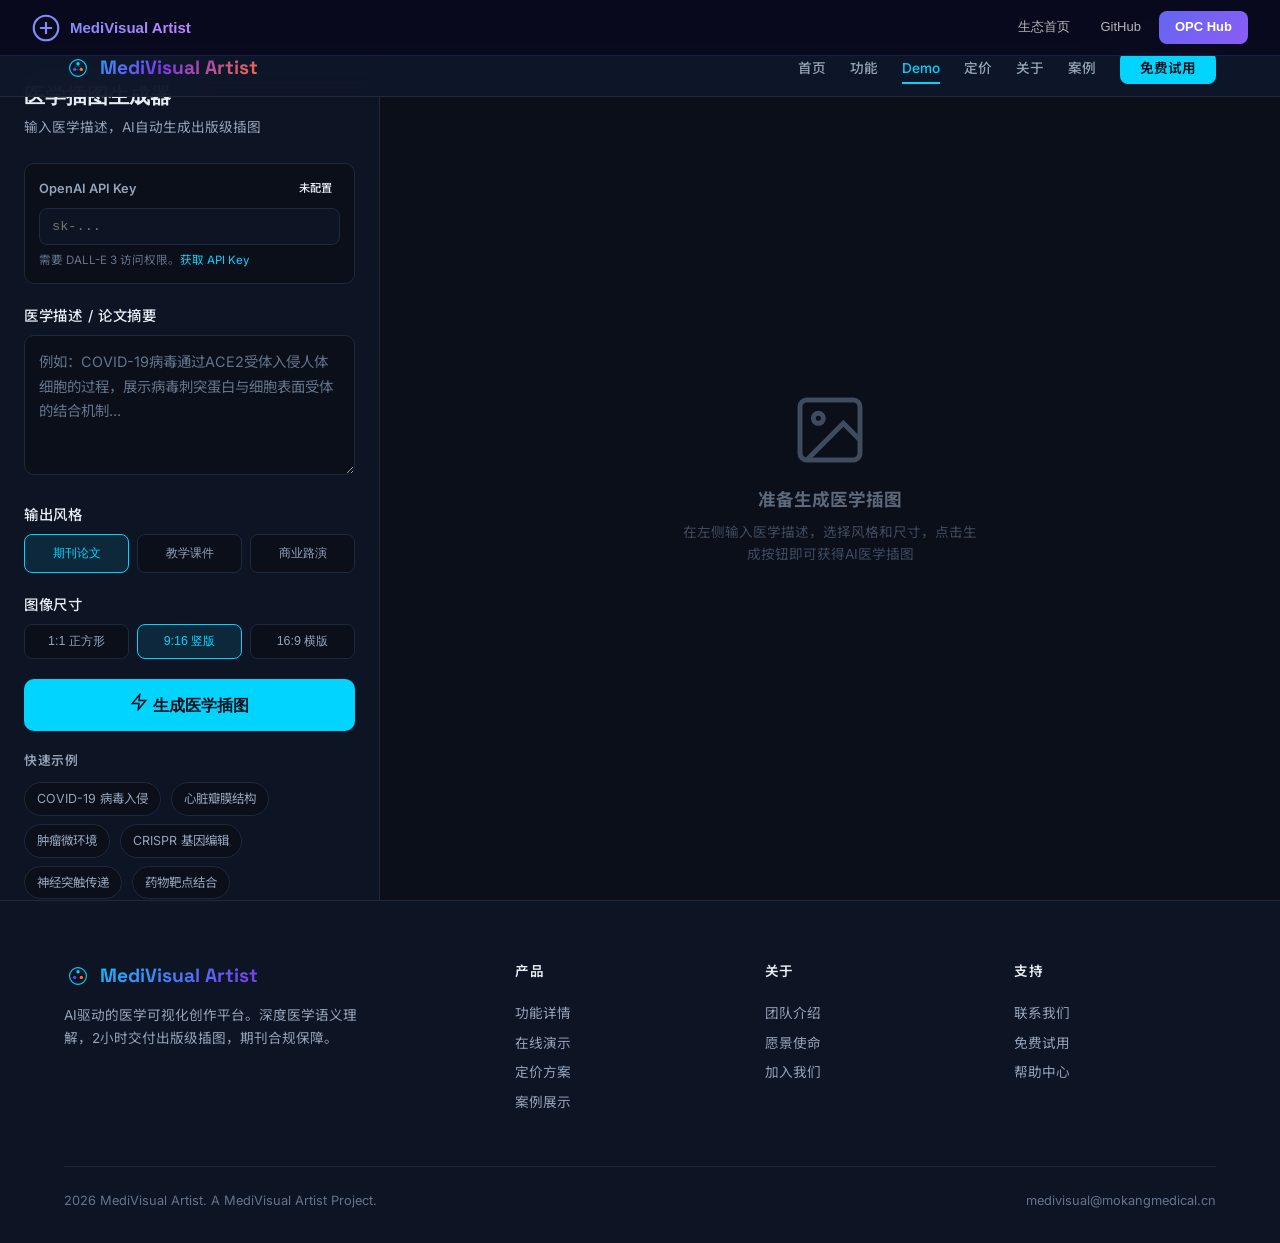
<file: docs/demo.html>
<!DOCTYPE html>
<html lang="zh-CN">
<head>
<link rel="preconnect" href="https://fonts.googleapis.com">
<link rel="preconnect" href="https://fonts.gstatic.com" crossorigin>
<link rel="dns-prefetch" href="https://api.openai.com">

<meta charset="UTF-8">
<meta name="viewport" content="width=device-width, initial-scale=1.0">
<title>Demo - MediVisual Artist</title>
<meta name="description" content="MediVisual Artist 在线演示 - 输入医学描述，AI自动生成出版级医学插图">
<link rel="icon" href="data:image/svg+xml,<svg xmlns='http://www.w3.org/2000/svg' viewBox='0 0 100 100'><rect width='100' height='100' rx='20' fill='%230a0f1a'/><circle cx='50' cy='50' r='30' fill='none' stroke='%2300d4ff' stroke-width='4'/><circle cx='50' cy='35' r='6' fill='%2300d4ff'/><circle cx='38' cy='55' r='6' fill='%237c3aed'/><circle cx='62' cy='55' r='6' fill='%23ff6b35'/></svg>">
<link href="https://fonts.googleapis.com/css2?family=Inter:wght@300;400;500;600;700;800&family=Space+Grotesk:wght@400;500;600;700&family=Noto+Sans+SC:wght@300;400;500;700&display=swap" rel="stylesheet">
<link rel="stylesheet" href="styles.css">
<style>
*,*::before,*::after{margin:0;padding:0;box-sizing:border-box}
:root{--primary:#00d4ff;--accent:#ff6b35;--purple:#7c3aed;--green:#22c55e;--bg:#0a0f1a;--bg2:#0d1424;--bg3:#111827;--bg4:#1a2332;--text:#e8edf5;--text2:#94a3b8;--text3:#64748b;--border:#1e293b;--border2:#334155;--gradient:linear-gradient(135deg,#00d4ff,#7c3aed,#ff6b35);--glow:0 0 40px rgba(0,212,255,.15)}
html{scroll-behavior:smooth}
body{font-family:'Inter','Noto Sans SC',sans-serif;background:var(--bg);color:var(--text);line-height:1.6;overflow-x:hidden;min-height:100vh}
a{color:var(--primary);text-decoration:none;transition:.3s}a:hover{color:#fff}
.container{max-width:1200px;margin:0 auto;padding:0 24px}

/* Nav */
nav{position:sticky;top:0;z-index:100;background:rgba(10,15,26,.95);backdrop-filter:blur(20px);border-bottom:1px solid var(--border);padding:0 24px}
.nav-inner{max-width:1200px;margin:0 auto;display:flex;align-items:center;justify-content:space-between;height:56px}
.logo{font-family:'Space Grotesk',sans-serif;font-size:1.2rem;font-weight:700;background:var(--gradient);-webkit-background-clip:text;-webkit-text-fill-color:transparent;display:flex;align-items:center;gap:8px}
.logo svg{width:24px;height:24px}
.nav-links{display:flex;gap:24px;list-style:none;align-items:center}
.nav-links a{color:var(--text2);font-size:.85rem;font-weight:500}
.nav-links a:hover{color:var(--primary)}
.nav-links a.active{color:var(--primary)}

/* Layout */
.app{display:grid;grid-template-columns:380px 1fr;gap:0;min-height:calc(100vh - 56px)}
.sidebar{background:var(--bg2);border-right:1px solid var(--border);padding:24px;overflow-y:auto;max-height:calc(100vh - 56px)}
.main{padding:32px;overflow-y:auto;max-height:calc(100vh - 56px)}

/* Sidebar */
.sidebar h2{font-family:'Space Grotesk',sans-serif;font-size:1.3rem;font-weight:700;margin-bottom:4px}
.sidebar .subtitle{color:var(--text2);font-size:.85rem;margin-bottom:24px}

/* Form Elements */
.form-group{margin-bottom:20px}
.form-label{display:block;font-size:.8rem;font-weight:600;color:var(--text2);margin-bottom:6px;text-transform:uppercase;letter-spacing:.05em}
.form-textarea{width:100%;min-height:140px;padding:14px;background:var(--bg);border:1px solid var(--border);border-radius:10px;color:var(--text);font-size:.9rem;font-family:inherit;resize:vertical;transition:.3s;line-height:1.7}
.form-textarea:focus{outline:none;border-color:var(--primary);box-shadow:0 0 0 3px rgba(0,212,255,.1)}
.form-textarea::placeholder{color:var(--text3)}

.style-selector{display:grid;grid-template-columns:repeat(3,1fr);gap:8px}
.style-btn{padding:10px 8px;background:var(--bg);border:1px solid var(--border);border-radius:8px;color:var(--text2);font-size:.78rem;font-weight:500;cursor:pointer;transition:.3s;text-align:center}
.style-btn:hover{border-color:var(--primary);color:var(--primary)}
.style-btn.active{background:rgba(0,212,255,.1);border-color:var(--primary);color:var(--primary)}

.size-selector{display:grid;grid-template-columns:repeat(3,1fr);gap:8px}
.size-btn{padding:8px;background:var(--bg);border:1px solid var(--border);border-radius:8px;color:var(--text2);font-size:.78rem;cursor:pointer;transition:.3s;text-align:center}
.size-btn:hover{border-color:var(--primary);color:var(--primary)}
.size-btn.active{background:rgba(0,212,255,.1);border-color:var(--primary);color:var(--primary)}

/* API Key */
.api-section{background:var(--bg);border:1px solid var(--border);border-radius:10px;padding:14px;margin-bottom:20px}
.api-header{display:flex;align-items:center;justify-content:space-between;margin-bottom:8px}
.api-header label{font-size:.8rem;font-weight:600;color:var(--text2)}
.api-status{font-size:.7rem;padding:2px 8px;border-radius:100px;font-weight:500}
.api-status.ok{background:rgba(34,197,94,.1);color:var(--green)}
.api-status.missing{background:rgba(239,68,68,.1);color:#ef4444}
.api-input{width:100%;padding:10px 12px;background:var(--bg2);border:1px solid var(--border);border-radius:8px;color:var(--text);font-size:.85rem;font-family:monospace;transition:.3s}
.api-input:focus{outline:none;border-color:var(--primary)}
.api-help{font-size:.72rem;color:var(--text3);margin-top:6px}
.api-help a{color:var(--primary)}

/* Generate Button */
.generate-btn{width:100%;padding:14px;background:var(--primary);color:var(--bg);border:none;border-radius:10px;font-size:1rem;font-weight:600;cursor:pointer;transition:.3s;display:flex;align-items:center;justify-content:center;gap:8px}
.generate-btn:hover:not(:disabled){background:#fff;transform:translateY(-1px);box-shadow:0 8px 30px rgba(0,212,255,.3)}
.generate-btn:disabled{opacity:.5;cursor:not-allowed}
.generate-btn .spinner{width:20px;height:20px;border:2px solid rgba(10,15,26,.3);border-top-color:var(--bg);border-radius:50%;animation:spin .8s linear infinite;display:none}
@keyframes spin{to{transform:rotate(360deg)}}
.generate-btn.loading .spinner{display:block}
.generate-btn.loading .btn-text{display:none}

/* Examples */
.examples{margin-top:20px}
.examples h3{font-size:.8rem;font-weight:600;color:var(--text2);margin-bottom:10px;text-transform:uppercase;letter-spacing:.05em}
.example-chip{display:inline-block;padding:6px 12px;background:var(--bg);border:1px solid var(--border);border-radius:100px;font-size:.78rem;color:var(--text2);cursor:pointer;transition:.3s;margin:0 6px 8px 0}
.example-chip:hover{border-color:var(--primary);color:var(--primary);background:rgba(0,212,255,.05)}

/* Main Area */
.result-empty{display:flex;flex-direction:column;align-items:center;justify-content:center;height:100%;text-align:center;opacity:.6}
.result-empty svg{width:80px;height:80px;color:var(--text3);margin-bottom:16px}
.result-empty h3{font-size:1.1rem;margin-bottom:8px;color:var(--text2)}
.result-empty p{font-size:.85rem;color:var(--text3);max-width:300px}

/* Progress */
.progress-area{display:none;margin-bottom:24px}
.progress-area.active{display:block}
.progress-bar-bg{width:100%;height:6px;background:var(--bg);border-radius:3px;overflow:hidden;margin-bottom:12px}
.progress-bar-fill{height:100%;background:var(--gradient);border-radius:3px;width:0;transition:width .5s ease}
.progress-steps{display:flex;flex-direction:column;gap:8px}
.progress-step{display:flex;align-items:center;gap:10px;font-size:.85rem;color:var(--text3);transition:.3s}
.progress-step.active{color:var(--primary)}
.progress-step.done{color:var(--green)}
.progress-step .step-icon{width:20px;height:20px;border-radius:50%;display:flex;align-items:center;justify-content:center;font-size:.7rem;border:1px solid var(--border);flex-shrink:0;transition:.3s}
.progress-step.active .step-icon{border-color:var(--primary);color:var(--primary)}
.progress-step.done .step-icon{border-color:var(--green);background:var(--green);color:var(--bg)}

/* Result */
.result-card{background:var(--bg2);border:1px solid var(--border);border-radius:16px;overflow:hidden;display:none}
.result-card.active{display:block}
.result-image{width:100%;background:var(--bg);display:flex;align-items:center;justify-content:center;min-height:400px;position:relative}
.result-image img{max-width:100%;max-height:600px;object-fit:contain}
.result-image .download-overlay{position:absolute;bottom:16px;right:16px;display:flex;gap:8px}
.dl-btn{padding:8px 16px;background:rgba(10,15,26,.85);backdrop-filter:blur(10px);border:1px solid var(--border);border-radius:8px;color:var(--text);font-size:.8rem;cursor:pointer;transition:.3s;display:flex;align-items:center;gap:6px}
.dl-btn:hover{border-color:var(--primary);color:var(--primary)}
.result-meta{padding:20px;border-top:1px solid var(--border)}
.result-meta h3{font-size:.95rem;font-weight:600;margin-bottom:8px}
.result-prompt{background:var(--bg);border:1px solid var(--border);border-radius:8px;padding:12px;font-size:.8rem;color:var(--text2);line-height:1.6;max-height:120px;overflow-y:auto;margin-bottom:12px;font-family:monospace}
.result-actions{display:flex;gap:8px}
.result-actions button{padding:8px 16px;border-radius:8px;font-size:.8rem;cursor:pointer;transition:.3s;border:1px solid var(--border);background:var(--bg);color:var(--text2)}
.result-actions button:hover{border-color:var(--primary);color:var(--primary)}

/* History */
.history-section{margin-top:24px;padding-top:20px;border-top:1px solid var(--border)}
.history-section h3{font-size:.8rem;font-weight:600;color:var(--text2);margin-bottom:12px;text-transform:uppercase;letter-spacing:.05em}
.history-grid{display:grid;grid-template-columns:repeat(2,1fr);gap:8px}
.history-thumb{aspect-ratio:1;border-radius:8px;overflow:hidden;cursor:pointer;border:1px solid var(--border);transition:.3s;position:relative}
.history-thumb:hover{border-color:var(--primary)}
.history-thumb img{width:100%;height:100%;object-fit:cover}
.history-thumb .history-label{position:absolute;bottom:0;left:0;right:0;padding:4px 8px;background:rgba(10,15,26,.85);font-size:.65rem;color:var(--text2);white-space:nowrap;overflow:hidden;text-overflow:ellipsis}

/* Error */
.error-msg{display:none;padding:14px;background:rgba(239,68,68,.1);border:1px solid rgba(239,68,68,.3);border-radius:10px;color:#ef4444;font-size:.85rem;margin-bottom:16px}
.error-msg.active{display:block}

/* Responsive */
@media(max-width:1024px){
  .app{grid-template-columns:1fr}
  .sidebar{max-height:none;border-right:none;border-bottom:1px solid var(--border)}
  .main{max-height:none}
}
.logo svg{width:28px;height:28px}
.nav-links a{position:relative}
.nav-links a::after{content:'';position:absolute;bottom:-4px;left:0;width:0;height:2px;background:var(--primary);transition:.3s}
.nav-links a:hover::after,.nav-links a.active::after{width:100%}
.nav-cta{background:var(--primary)!important;color:var(--bg)!important;padding:8px 20px;border-radius:8px;font-weight:600;font-size:.85rem;transition:.3s;-webkit-text-fill-color:var(--bg)!important}
.nav-cta:hover{background:#fff!important;transform:translateY(-1px)}
.nav-cta::after{display:none!important}
nav.scrolled{background:rgba(10,15,26,.98);box-shadow:0 4px 30px rgba(0,0,0,.3)}
.mobile-toggle{display:none;background:none;border:none;color:var(--text);font-size:1.5rem;cursor:pointer}
@media(max-width:768px){.nav-links{display:none}.nav-links.show{display:flex;position:fixed;top:64px;left:0;right:0;background:rgba(10,15,26,.98);backdrop-filter:blur(20px);flex-direction:column;padding:24px;gap:16px;border-bottom:1px solid var(--border)}.mobile-toggle{display:block}}
.back-top{position:fixed;bottom:32px;right:32px;width:44px;height:44px;background:var(--bg3);border:1px solid var(--border);border-radius:12px;display:flex;align-items:center;justify-content:center;cursor:pointer;opacity:0;transform:translateY(20px);transition:.3s;z-index:999;color:var(--text2)}.back-top.show{opacity:1;transform:translateY(0)}.back-top:hover{border-color:var(--primary);color:var(--primary)}
</style>
<meta property="og:title" content="在线演示 - MediVisual Artist">
<meta property="og:description" content="输入医学描述，AI自动生成出版级医学插图，支持DALL-E 3">
<meta property="og:type" content="website">
<meta property="og:url" content="https://mokangmedical.github.io/medivisual-artist/">
</head>
<body style="padding-top:56px!important"><nav id="opc-nav" style="position:fixed;top:0;left:0;right:0;z-index:9999;background:rgba(10,10,30,0.95);backdrop-filter:blur(20px);border-bottom:1px solid rgba(99,102,241,0.2);padding:0 2rem;height:56px;display:flex;align-items:center;justify-content:space-between;font-family:-apple-system,BlinkMacSystemFont,'Segoe UI',sans-serif">
  <a href="https://mokangmedical.github.io/opc-homepage/" style="display:flex;align-items:center;gap:10px;text-decoration:none;color:#fff;font-weight:700;font-size:15px">
    <svg width="28" height="28" viewBox="0 0 32 32" fill="none"><circle cx="16" cy="16" r="14" stroke="url(#ng1)" stroke-width="2.5"/><path d="M10 16h12M16 10v12" stroke="url(#ng1)" stroke-width="2.5" stroke-linecap="round"/><defs><linearGradient id="ng1" x1="0" y1="0" x2="32" y2="32"><stop stop-color="#818cf8"/><stop offset="1" stop-color="#c084fc"/></linearGradient></defs></svg>
    <span style="background:linear-gradient(135deg,#818cf8,#c084fc);-webkit-background-clip:text;-webkit-text-fill-color:transparent">MediVisual Artist</span>
  </a>
  <div style="display:flex;gap:6px;align-items:center">
    <a href="https://mokangmedical.github.io/opc-homepage/" style="color:rgba(255,255,255,0.7);text-decoration:none;font-size:13px;padding:6px 12px;border-radius:8px">生态首页</a>
    <a href="https://github.com/MoKangMedical/medivisual-artist" target="_blank" style="color:rgba(255,255,255,0.7);text-decoration:none;font-size:13px;padding:6px 12px;border-radius:8px">GitHub</a>
    <a href="https://mokangmedical.github.io/opc-alliance/" style="background:linear-gradient(135deg,#6366f1,#8b5cf6);color:#fff;padding:6px 16px;border-radius:8px;font-weight:600;font-size:13px;text-decoration:none">OPC Hub</a>
  </div>
</nav>

  <nav id="navbar">
  <div class="nav-inner">
    <a href="index.html" class="logo">
      <svg viewBox="0 0 100 100" fill="none"><circle cx="50" cy="50" r="30" stroke="url(#navlg)" stroke-width="4"/><circle cx="50" cy="35" r="6" fill="#00d4ff"/><circle cx="38" cy="55" r="6" fill="#7c3aed"/><circle cx="62" cy="55" r="6" fill="#ff6b35"/><line x1="50" y1="41" x2="38" y2="49" stroke="#00d4ff" stroke-width="2" opacity=".5"/><line x1="50" y1="41" x2="62" y2="49" stroke="#00d4ff" stroke-width="2" opacity=".5"/><line x1="38" y1="55" x2="62" y2="55" stroke="#00d4ff" stroke-width="2" opacity=".5"/><defs><linearGradient id="navlg" x1="20" y1="20" x2="80" y2="80"><stop stop-color="#00d4ff"/><stop offset="1" stop-color="#7c3aed"/></linearGradient></defs></svg>
      MediVisual Artist
    </a>
    <ul class="nav-links" id="navLinks">
      <li><a href="index.html">首页</a></li>
      <li><a href="features.html">功能</a></li>
      <li><a href="demo.html" class="active">Demo</a></li>
      <li><a href="pricing.html">定价</a></li>
      <li><a href="about.html">关于</a></li>
      <li><a href="portfolio.html">案例</a></li>
      <li><a href="demo.html" class="nav-cta">免费试用</a></li>
    </ul>
    <button class="mobile-toggle" onclick="document.getElementById('navLinks').classList.toggle('show')">
      <svg width="24" height="24" viewBox="0 0 24 24" fill="none" stroke="currentColor" stroke-width="2"><line x1="3" y1="6" x2="21" y2="6"/><line x1="3" y1="12" x2="21" y2="12"/><line x1="3" y1="18" x2="21" y2="18"/></svg>
    </button>
  </div>
  </nav>

<div class="app">
  <!-- Sidebar -->
  <div class="sidebar">
    <h2>医学插图生成器</h2>
    <p class="subtitle">输入医学描述，AI自动生成出版级插图</p>

    <!-- API Key -->
    <div class="api-section">
      <div class="api-header">
        <label>OpenAI API Key</label>
        <span class="api-status" id="apiStatus">未配置</span>
      </div>
      <input type="password" class="api-input" id="apiKey" placeholder="sk-..." autocomplete="off">
      <div class="api-help">需要 DALL-E 3 访问权限。<a href="https://platform.openai.com/api-keys" target="_blank">获取 API Key</a></div>
    </div>

    <!-- Input -->
    <div class="form-group">
      <label class="form-label">医学描述 / 论文摘要</label>
      <textarea class="form-textarea" id="medicalInput" placeholder="例如：COVID-19病毒通过ACE2受体入侵人体细胞的过程，展示病毒刺突蛋白与细胞表面受体的结合机制..."></textarea>
    </div>

    <!-- Style -->
    <div class="form-group">
      <label class="form-label">输出风格</label>
      <div class="style-selector">
        <button class="style-btn active" data-style="journal" onclick="selectStyle(this)">期刊论文</button>
        <button class="style-btn" data-style="teaching" onclick="selectStyle(this)">教学课件</button>
        <button class="style-btn" data-style="pitch" onclick="selectStyle(this)">商业路演</button>
      </div>
    </div>

    <!-- Size -->
    <div class="form-group">
      <label class="form-label">图像尺寸</label>
      <div class="size-selector">
        <button class="size-btn" data-size="1024x1024" onclick="selectSize(this)">1:1 正方形</button>
        <button class="size-btn active" data-size="1024x1792" onclick="selectSize(this)">9:16 竖版</button>
        <button class="size-btn" data-size="1792x1024" onclick="selectSize(this)">16:9 横版</button>
      </div>
    </div>

    <!-- Generate -->
    <button class="generate-btn" id="generateBtn" onclick="generate()">
      <div class="spinner"></div>
      <span class="btn-text">
        <svg width="18" height="18" viewBox="0 0 24 24" fill="none" stroke="currentColor" stroke-width="2"><polygon points="13,2 3,14 12,14 11,22 21,10 12,10"/></svg>
        生成医学插图
      </span>
    </button>

    <!-- Examples -->
    <div class="examples">
      <h3>快速示例</h3>
      <span class="example-chip" onclick="loadExample(0)">COVID-19 病毒入侵</span>
      <span class="example-chip" onclick="loadExample(1)">心脏瓣膜结构</span>
      <span class="example-chip" onclick="loadExample(2)">肿瘤微环境</span>
      <span class="example-chip" onclick="loadExample(3)">CRISPR 基因编辑</span>
      <span class="example-chip" onclick="loadExample(4)">神经突触传递</span>
      <span class="example-chip" onclick="loadExample(5)">药物靶点结合</span>
    </div>

    <!-- History -->
    <div class="history-section" id="historySection" style="display:none">
      <h3>生成历史</h3>
      <div class="history-grid" id="historyGrid"></div>
    </div>
  </div>

  <!-- Main -->
  <div class="main" id="mainArea">
    <!-- Error -->
    <div class="error-msg" id="errorMsg"></div>

    <!-- Progress -->
    <div class="progress-area" id="progressArea">
      <div class="progress-bar-bg"><div class="progress-bar-fill" id="progressFill"></div></div>
      <div class="progress-steps">
        <div class="progress-step" id="step1">
          <div class="step-icon">1</div>
          <span>解析医学语义...</span>
        </div>
        <div class="progress-step" id="step2">
          <div class="step-icon">2</div>
          <span>构建结构化 Prompt...</span>
        </div>
        <div class="progress-step" id="step3">
          <div class="step-icon">3</div>
          <span>AI 生成医学插图...</span>
        </div>
        <div class="progress-step" id="step4">
          <div class="step-icon">4</div>
          <span>合规审查与输出...</span>
        </div>
      </div>
    </div>

    <!-- Result -->
    <div class="result-card" id="resultCard">
      <div class="result-image">
        <img id="resultImg" src="data:image/svg+xml,%3Csvg xmlns='http://www.w3.org/2000/svg' width='200' height='200'%3E%3Crect fill='%231a1a2e' width='200' height='200'/%3E%3Ctext fill='%23666' font-size='14' x='50%25' y='50%25' text-anchor='middle'%3EImage%3C/text%3E%3C/svg%3E" alt="Generated medical illustration">
        <div class="download-overlay">
          <button class="dl-btn" onclick="downloadImage()">
            <svg width="14" height="14" viewBox="0 0 24 24" fill="none" stroke="currentColor" stroke-width="2"><path d="M21 15v4a2 2 0 0 1-2 2H5a2 2 0 0 1-2-2v-4"/><polyline points="7,10 12,15 17,10"/><line x1="12" y1="15" x2="12" y2="3"/></svg>
            下载
          </button>
          <button class="dl-btn" onclick="downloadImage(true)">
            <svg width="14" height="14" viewBox="0 0 24 24" fill="none" stroke="currentColor" stroke-width="2"><rect x="3" y="3" width="18" height="18" rx="2"/><circle cx="8.5" cy="8.5" r="1.5"/><polyline points="21,15 16,10 5,21"/></svg>
            新窗口
          </button>
        </div>
      </div>
      <div class="result-meta">
        <h3 id="resultTitle">生成结果</h3>
        <div class="result-prompt" id="resultPrompt"></div>
        <div class="result-actions">
          <button onclick="regenerate()">
            <svg width="14" height="14" viewBox="0 0 24 24" fill="none" stroke="currentColor" stroke-width="2"><polyline points="23,4 23,10 17,10"/><path d="M20.49 15a9 9 0 1 1-2.12-9.36L23 10"/></svg>
            重新生成
          </button>
          <button onclick="copyPrompt()">
            <svg width="14" height="14" viewBox="0 0 24 24" fill="none" stroke="currentColor" stroke-width="2"><rect x="9" y="9" width="13" height="13" rx="2"/><path d="M5 15H4a2 2 0 0 1-2-2V4a2 2 0 0 1 2-2h9a2 2 0 0 1 2 2v1"/></svg>
            复制 Prompt
          </button>
          <button onclick="enhancePrompt()">
            <svg width="14" height="14" viewBox="0 0 24 24" fill="none" stroke="currentColor" stroke-width="2"><polygon points="13,2 3,14 12,14 11,22 21,10 12,10"/></svg>
            优化 Prompt
          </button>
        </div>
      </div>
    </div>

    <!-- Empty State -->
    <div class="result-empty" id="emptyState">
      <svg viewBox="0 0 24 24" fill="none" stroke="currentColor" stroke-width="1.5"><rect x="3" y="3" width="18" height="18" rx="2"/><circle cx="8.5" cy="8.5" r="1.5"/><polyline points="21,15 16,10 5,21"/></svg>
      <h3>准备生成医学插图</h3>
      <p>在左侧输入医学描述，选择风格和尺寸，点击生成按钮即可获得AI医学插图</p>
    </div>
  </div>
</div>

<script>
// State
let currentStyle = 'journal';
let currentSize = '1024x1792';
let currentImageUrl = '';
let currentPrompt = '';
let history = JSON.parse(localStorage.getItem('mva_history') || '[]');

// Style map for prompt enhancement
const STYLE_MAP = {
  journal: 'scientific journal illustration style, clean white background, precise anatomical labels, high contrast, Nature/Cell publication quality, professional medical illustration',
  teaching: 'educational textbook illustration style, colorful labels with leader lines, cross-section views, step-by-step annotations, clear visual hierarchy, medical school teaching material',
  pitch: 'modern biotech pitch deck style, sleek gradient background, minimalist design, bold visual impact, investor presentation quality, clean vector-like aesthetic'
};

const STYLE_NAMES = {
  journal: '期刊论文',
  teaching: '教学课件',
  pitch: '商业路演'
};

// Examples
const EXAMPLES = [
  'COVID-19 病毒通过 ACE2 受体入侵人体呼吸道上皮细胞的过程，展示冠状病毒刺突蛋白（S蛋白）与细胞表面 ACE2 受体的结合机制，以及病毒 RNA 释放到细胞内的过程',
  '人类心脏四腔结构示意图，展示左心房、左心室、右心房、右心室的位置关系，以及二尖瓣、三尖瓣、主动脉瓣、肺动脉瓣的结构和血流方向',
  '肿瘤微环境免疫逃逸机制，展示肿瘤细胞通过 PD-L1/PD-1 通路抑制 T 细胞活性，调节性 T 细胞（Treg）和肿瘤相关巨噬细胞（TAM）的免疫抑制作用',
  'CRISPR-Cas9 基因编辑工作流程，展示 guide RNA 引导 Cas9 蛋白识别目标 DNA 序列，双链断裂（DSB）后的同源重组修复（HDR）和非同源末端连接（NHEJ）',
  '神经元突触信号传递过程，展示动作电位到达突触前膜，钙离子内流触发突触囊泡释放神经递质（如多巴胺），神经递质与突触后膜受体结合产生突触后电位',
  '小分子药物与靶蛋白的结合机制，展示药物分子进入蛋白质活性口袋，通过氢键、疏水作用、范德华力与氨基酸残基形成稳定的药物-受体复合物'
];

// Functions
function selectStyle(btn) {
  document.querySelectorAll('.style-btn').forEach(b => b.classList.remove('active'));
  btn.classList.add('active');
  currentStyle = btn.dataset.style;
}

function selectSize(btn) {
  document.querySelectorAll('.size-btn').forEach(b => b.classList.remove('active'));
  btn.classList.add('active');
  currentSize = btn.dataset.size;
}

function loadExample(idx) {
  document.getElementById('medicalInput').value = EXAMPLES[idx];
  document.getElementById('medicalInput').focus();
}

function showError(msg) {
  const el = document.getElementById('errorMsg');
  el.textContent = msg;
  el.classList.add('active');
  setTimeout(() => el.classList.remove('active'), 8000);
}

function setProgress(step, pct) {
  document.getElementById('progressFill').style.width = pct + '%';
  for (let i = 1; i <= 4; i++) {
    const el = document.getElementById('step' + i);
    el.classList.remove('active', 'done');
    if (i < step) el.classList.add('done');
    else if (i === step) el.classList.add('active');
  }
}

function getApiKey() {
  const key = document.getElementById('apiKey').value.trim();
  if (key) localStorage.setItem('mva_api_key', key);
  return key;
}

// Build enhanced prompt
function buildPrompt(medicalText, style) {
  return `Create a professional medical illustration for scientific publication.

Subject: ${medicalText}

Style: ${STYLE_MAP[style]}

Requirements:
- Anatomically accurate and scientifically precise
- Clean composition with clear visual hierarchy
- Professional color palette suitable for medical publishing
- High detail with smooth gradients and clean lines
- No text overlays or watermarks
- Suitable for ${style === 'journal' ? 'Nature/Cell/Lancet journal submission' : style === 'teaching' ? 'medical school textbook' : 'investor presentation'}`;
}

// Main generate function
async function generate() {
  const apiKey = getApiKey();
  const input = document.getElementById('medicalInput').value.trim();

  if (!apiKey) {
    showError('请先输入 OpenAI API Key');
    return;
  }
  if (!input) {
    showError('请输入医学描述或论文摘要');
    return;
  }

  const btn = document.getElementById('generateBtn');
  const progress = document.getElementById('progressArea');
  const result = document.getElementById('resultCard');
  const empty = document.getElementById('emptyState');

  btn.classList.add('loading');
  btn.disabled = true;
  progress.classList.add('active');
  result.classList.remove('active');
  empty.style.display = 'none';
  document.getElementById('errorMsg').classList.remove('active');

  try {
    // Step 1: Parse medical text
    setProgress(1, 15);
    await sleep(600);

    // Step 2: Build structured prompt
    setProgress(2, 35);
    const enhancedPrompt = buildPrompt(input, currentStyle);
    currentPrompt = enhancedPrompt;
    await sleep(400);

    // Step 3: Generate image via DALL-E 3
    setProgress(3, 55);

    const [w, h] = currentSize.split('x').map(Number);
    let size = '1024x1024';
    if (w > h) size = '1792x1024';
    else if (h > w) size = '1024x1792';

    const response = await fetch('https://api.openai.com/v1/images/generations', {
      method: 'POST',
      headers: {
        'Content-Type': 'application/json',
        'Authorization': `Bearer ${apiKey}`
      },
      body: JSON.stringify({
        model: 'dall-e-3',
        prompt: enhancedPrompt,
        n: 1,
        size: size,
        quality: 'hd',
        response_format: 'url'
      })
    });

    if (!response.ok) {
      const err = await response.json().catch(() => ({}));
      throw new Error(err.error?.message || `API 请求失败 (${response.status})`);
    }

    const data = await response.json();
    setProgress(4, 90);
    await sleep(300);

    const imageUrl = data.data[0].url;
    const revisedPrompt = data.data[0].revised_prompt || enhancedPrompt;
    currentImageUrl = imageUrl;
    currentPrompt = revisedPrompt;

    // Display result
    setProgress(4, 100);
    await sleep(200);

    document.getElementById('resultImg').src = imageUrl;
    document.getElementById('resultTitle').textContent = `${STYLE_NAMES[currentStyle]}风格 -- 生成完成`;
    document.getElementById('resultPrompt').textContent = revisedPrompt;
    result.classList.add('active');

    // Save to history
    addHistory(imageUrl, input.substring(0, 50), revisedPrompt);

  } catch (err) {
    showError(err.message);
    empty.style.display = 'flex';
  } finally {
    btn.classList.remove('loading');
    btn.disabled = false;
    progress.classList.remove('active');
  }
}

function regenerate() {
  generate();
}

function copyPrompt() {
  navigator.clipboard.writeText(currentPrompt).then(() => {
    const btn = event.target.closest('button');
    const orig = btn.innerHTML;
    btn.innerHTML = '<svg width="14" height="14" viewBox="0 0 24 24" fill="none" stroke="#22c55e" stroke-width="2"><polyline points="20,6 9,17 4,12"/></svg> 已复制';
    setTimeout(() => btn.innerHTML = orig, 1500);
  });
}

async function enhancePrompt() {
  const apiKey = getApiKey();
  if (!apiKey) { showError('请先输入 API Key'); return; }

  const btn = event.target.closest('button');
  btn.disabled = true;
  btn.innerHTML = '<svg width="14" height="14" viewBox="0 0 24 24" fill="none" stroke="currentColor" stroke-width="2"><polyline points="23,4 23,10 17,10"/><path d="M20.49 15a9 9 0 1 1-2.12-9.36L23 10"/></svg> 优化中...';

  try {
    const resp = await fetch('https://api.openai.com/v1/chat/completions', {
      method: 'POST',
      headers: { 'Content-Type': 'application/json', 'Authorization': `Bearer ${apiKey}` },
      body: JSON.stringify({
        model: 'gpt-4o-mini',
        messages: [
          { role: 'system', content: 'You are a medical illustration prompt expert. Enhance the given prompt to be more detailed and specific for AI image generation. Focus on anatomical accuracy, visual clarity, and publication quality. Return ONLY the enhanced prompt, no explanation.' },
          { role: 'user', content: `Enhance this medical illustration prompt for DALL-E 3:\n\n${currentPrompt}` }
        ],
        max_tokens: 500,
        temperature: 0.7
      })
    });

    const data = await resp.json();
    if (data.choices?.[0]?.message?.content) {
      currentPrompt = data.choices[0].message.content.trim();
      document.getElementById('resultPrompt').textContent = currentPrompt;
    }
  } catch (err) {
    showError('Prompt 优化失败: ' + err.message);
  } finally {
    btn.disabled = false;
    btn.innerHTML = '<svg width="14" height="14" viewBox="0 0 24 24" fill="none" stroke="currentColor" stroke-width="2"><polygon points="13,2 3,14 12,14 11,22 21,10 12,10"/></svg> 优化 Prompt';
  }
}

function downloadImage(openNew) {
  if (!currentImageUrl) return;
  if (openNew) {
    window.open(currentImageUrl, '_blank');
  } else {
    const a = document.createElement('a');
    a.href = currentImageUrl;
    a.download = `medivisual-${Date.now()}.png`;
    a.target = '_blank';
    a.click();
  }
}

function addHistory(url, label, prompt) {
  history.unshift({ url, label, prompt, time: Date.now() });
  if (history.length > 10) history = history.slice(0, 10);
  localStorage.setItem('mva_history', JSON.stringify(history));
  renderHistory();
}

function renderHistory() {
  const section = document.getElementById('historySection');
  const grid = document.getElementById('historyGrid');
  if (history.length === 0) { section.style.display = 'none'; return; }
  section.style.display = 'block';
  grid.innerHTML = history.map((h, i) => `
    <div class="history-thumb" onclick="loadHistory(${i})">
      <img src="${h.url}" alt="${h.label}" loading="lazy">
      <div class="history-label">${h.label}</div>
    </div>
  `).join('');
}

function loadHistory(idx) {
  const h = history[idx];
  if (!h) return;
  currentImageUrl = h.url;
  currentPrompt = h.prompt;
  document.getElementById('resultImg').src = h.url;
  document.getElementById('resultTitle').textContent = '历史记录';
  document.getElementById('resultPrompt').textContent = h.prompt;
  document.getElementById('resultCard').classList.add('active');
  document.getElementById('emptyState').style.display = 'none';
}

function sleep(ms) { return new Promise(r => setTimeout(r, ms)); }

// Init
document.addEventListener('DOMContentLoaded', () => {
  const savedKey = localStorage.getItem('mva_api_key');
  if (savedKey) {
    document.getElementById('apiKey').value = savedKey;
    document.getElementById('apiStatus').textContent = '已配置';
    document.getElementById('apiStatus').className = 'api-status ok';
  }
  renderHistory();

  document.getElementById('apiKey').addEventListener('input', (e) => {
    const hasKey = e.target.value.trim().length > 10;
    document.getElementById('apiStatus').textContent = hasKey ? '已配置' : '未配置';
    document.getElementById('apiStatus').className = 'api-status ' + (hasKey ? 'ok' : 'missing');
  });
});
window.addEventListener('scroll',()=>{const nb=document.getElementById('navbar');if(nb)nb.classList.toggle('scrolled',window.scrollY>50)});
</script>
  <footer>
  <div class="container">
    <div class="footer-grid">
      <div class="footer-brand">
        <div class="logo">
          <svg width="24" height="24" viewBox="0 0 100 100" fill="none"><circle cx="50" cy="50" r="30" stroke="url(#ftlg)" stroke-width="4"/><circle cx="50" cy="35" r="6" fill="#00d4ff"/><circle cx="38" cy="55" r="6" fill="#7c3aed"/><circle cx="62" cy="55" r="6" fill="#ff6b35"/><defs><linearGradient id="ftlg" x1="20" y1="20" x2="80" y2="80"><stop stop-color="#00d4ff"/><stop offset="1" stop-color="#7c3aed"/></linearGradient></defs></svg>
          MediVisual Artist
        </div>
        <p>AI驱动的医学可视化创作平台。深度医学语义理解，2小时交付出版级插图，期刊合规保障。</p>
      </div>
      <div class="footer-col">
        <h4>产品</h4>
        <a href="features.html">功能详情</a>
        <a href="demo.html">在线演示</a>
        <a href="pricing.html">定价方案</a>
        <a href="portfolio.html">案例展示</a>
      </div>
      <div class="footer-col">
        <h4>关于</h4>
        <a href="about.html">团队介绍</a>
        <a href="about.html#vision">愿景使命</a>
        <a href="mailto:medivisual@mokangmedical.cn">加入我们</a>
      </div>
      <div class="footer-col">
        <h4>支持</h4>
        <a href="mailto:medivisual@mokangmedical.cn">联系我们</a>
        <a href="demo.html">免费试用</a>
        <a href="mailto:medivisual@mokangmedical.cn">帮助中心</a>
      </div>
    </div>
    <div class="footer-bottom">
      <span>2026 MediVisual Artist. A MediVisual Artist Project.</span>
      <span>medivisual@mokangmedical.cn</span>
    </div>
  </div>
  </footer>
<script src="main.js"></script>
</body>
</html>
</file>
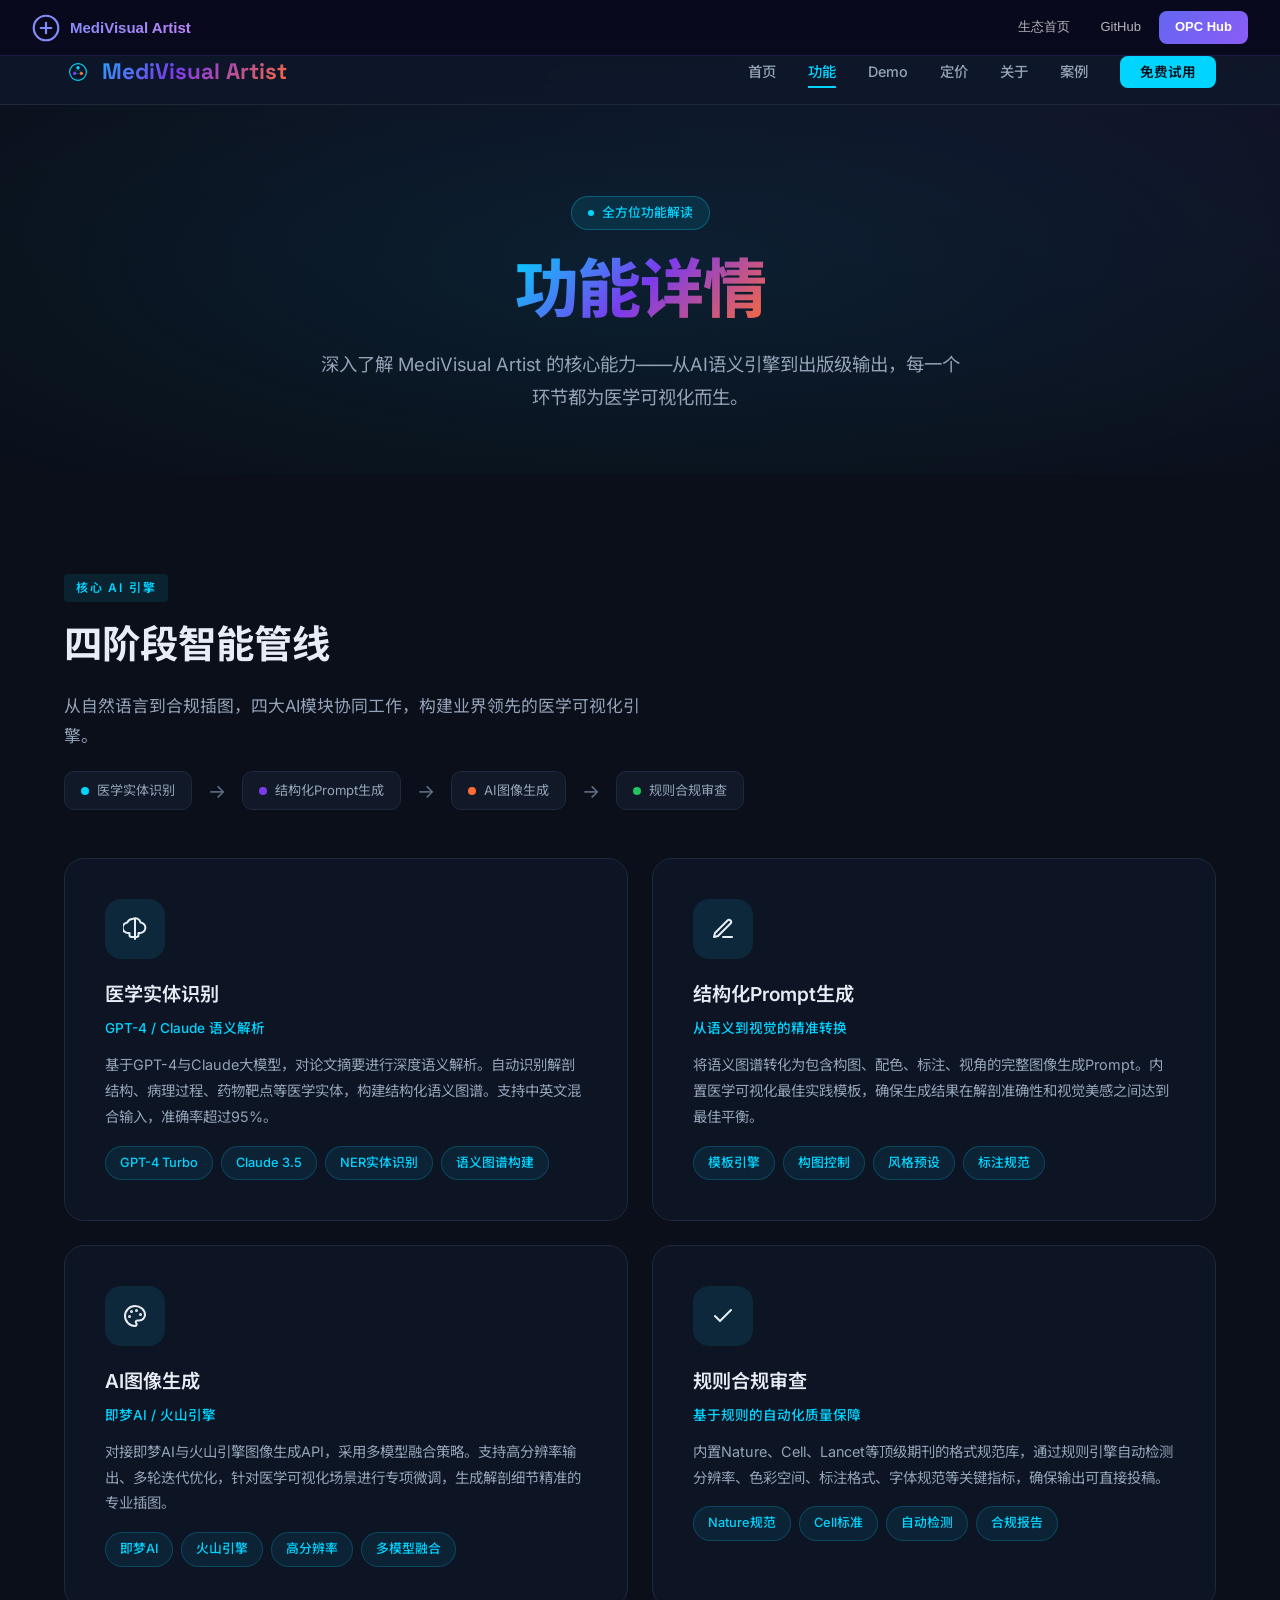
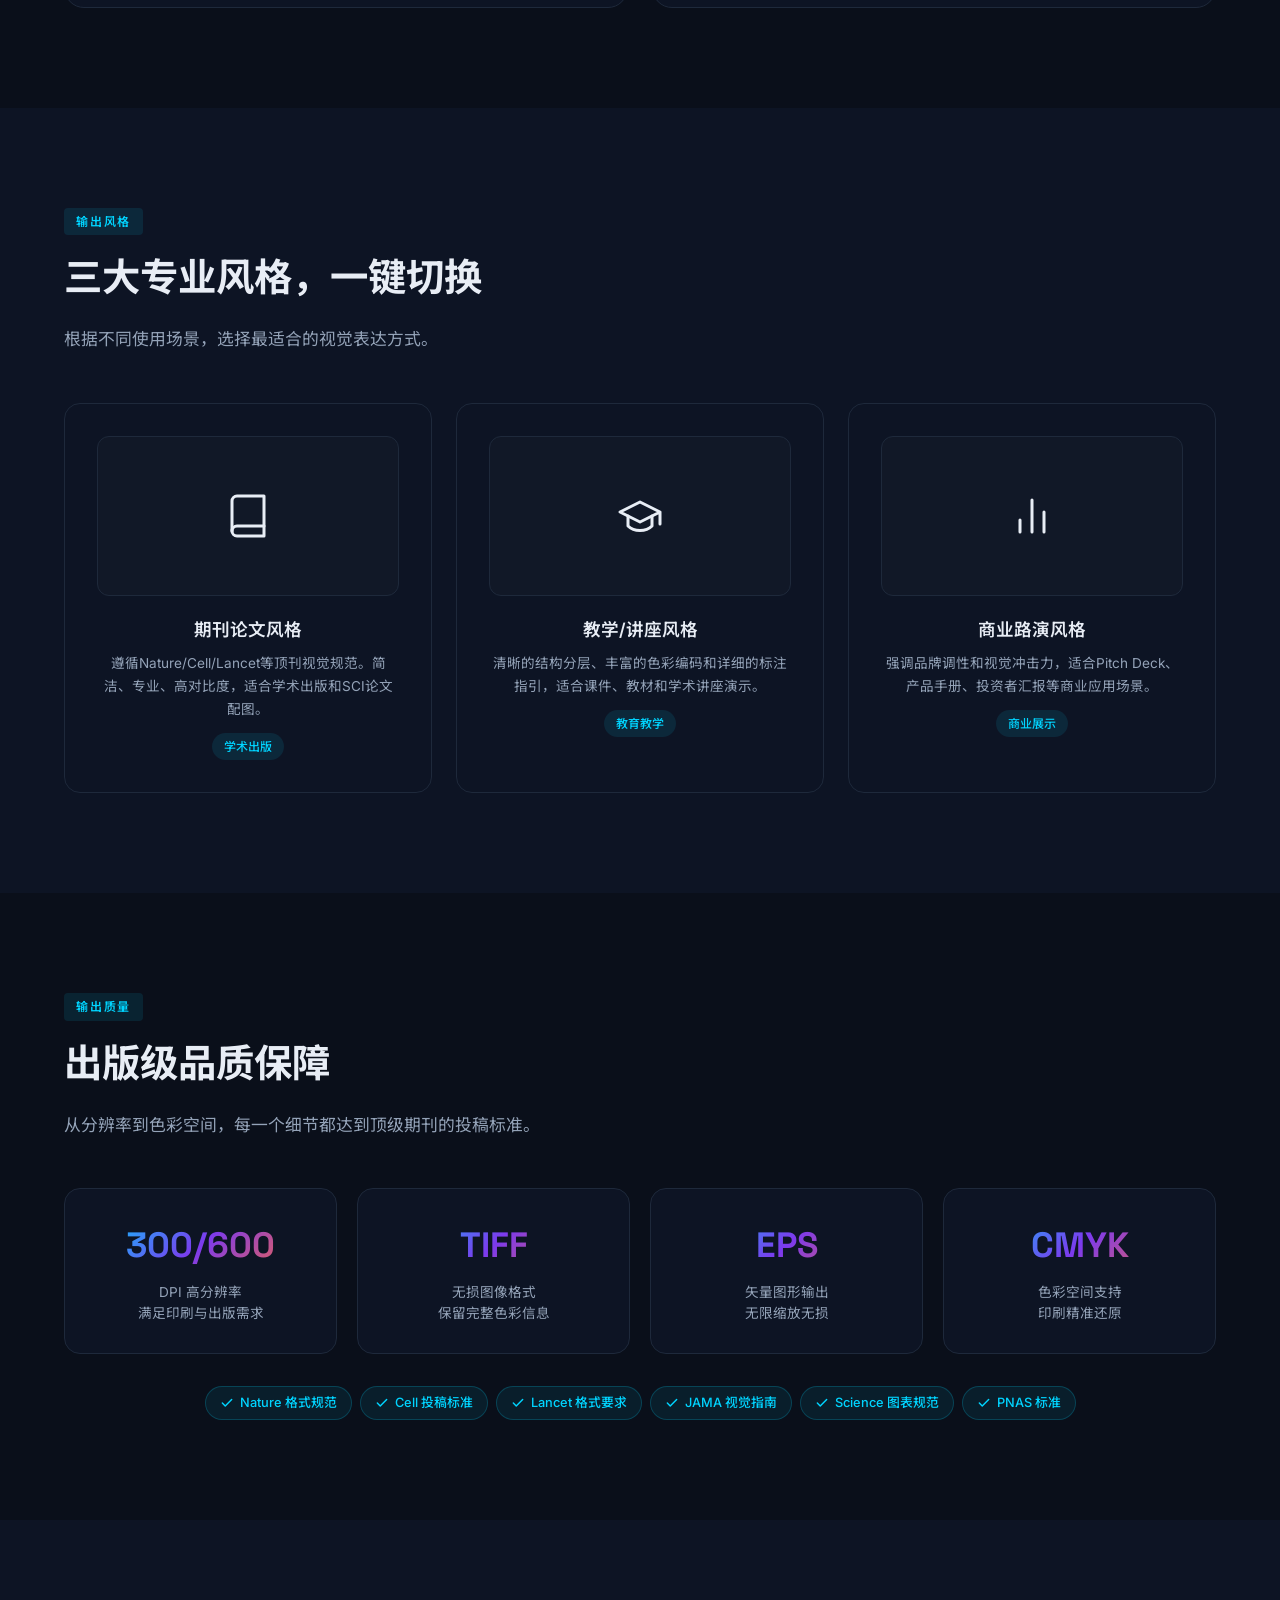
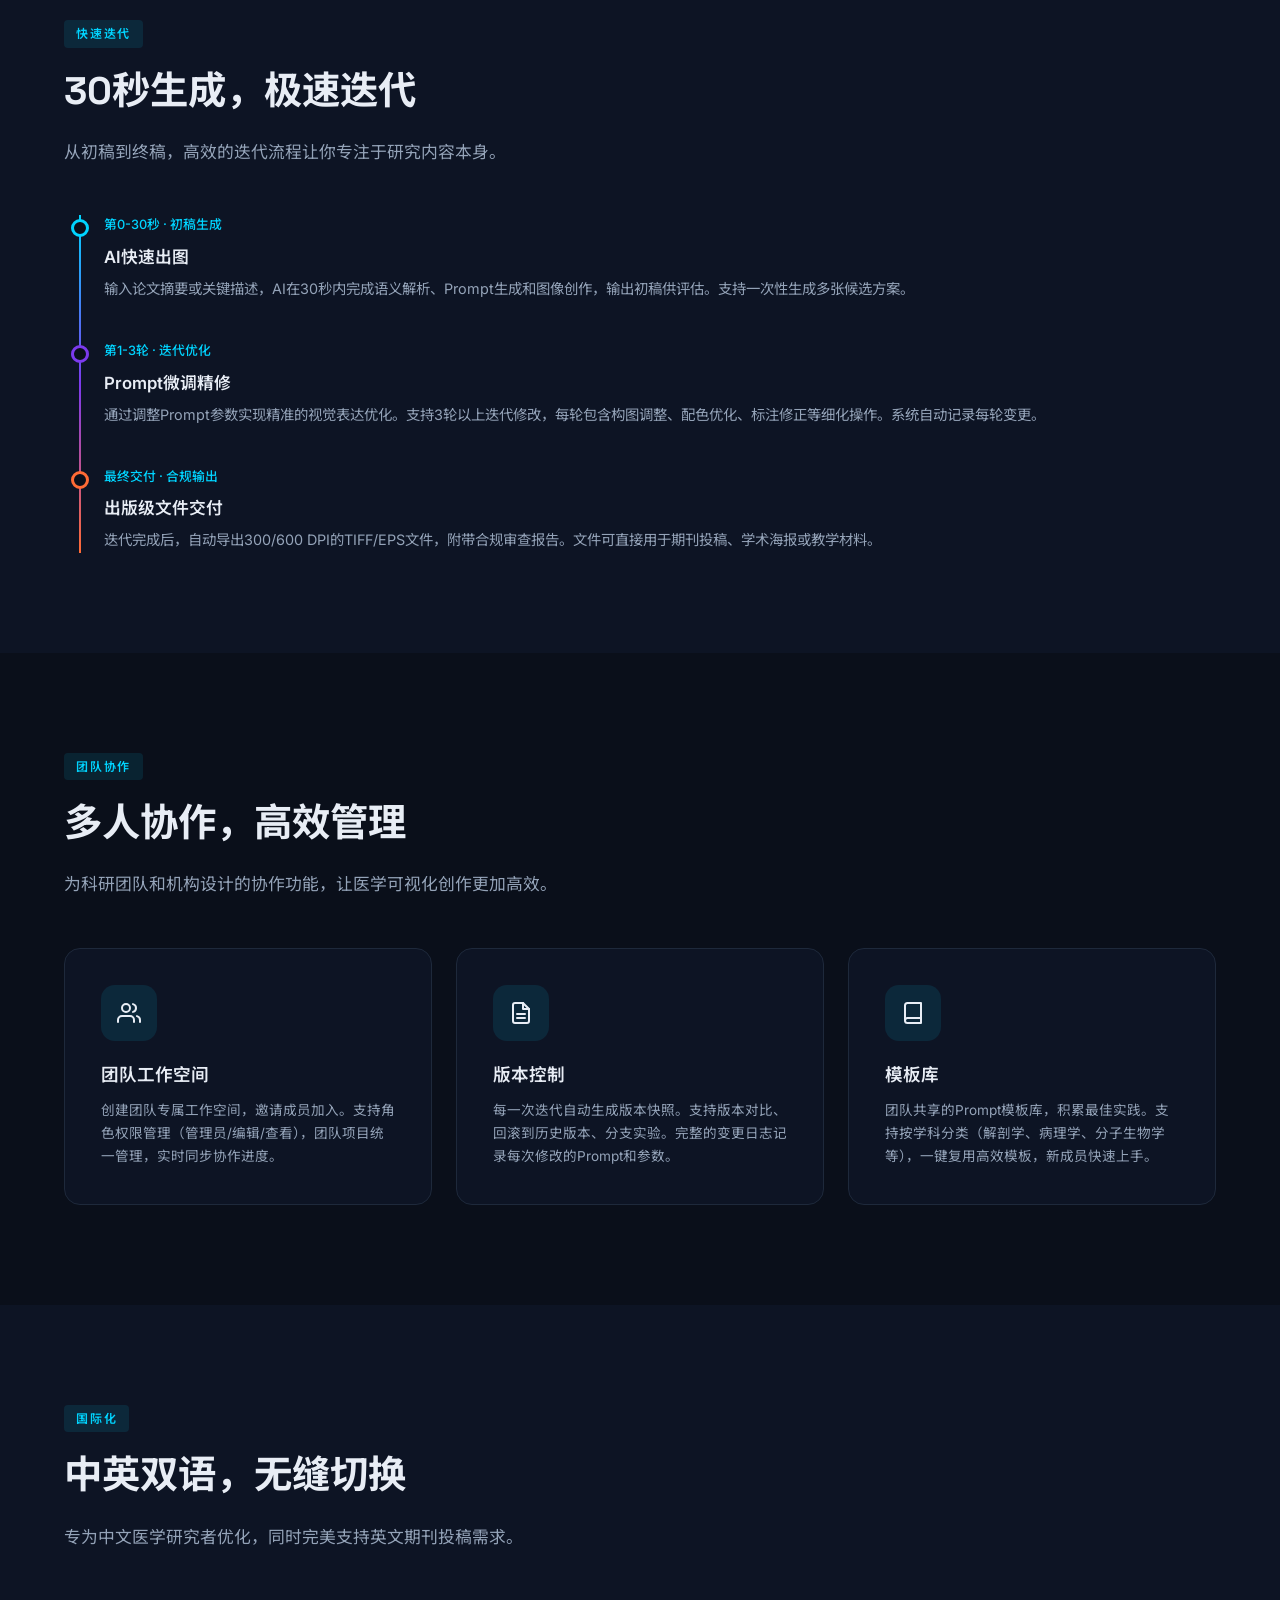
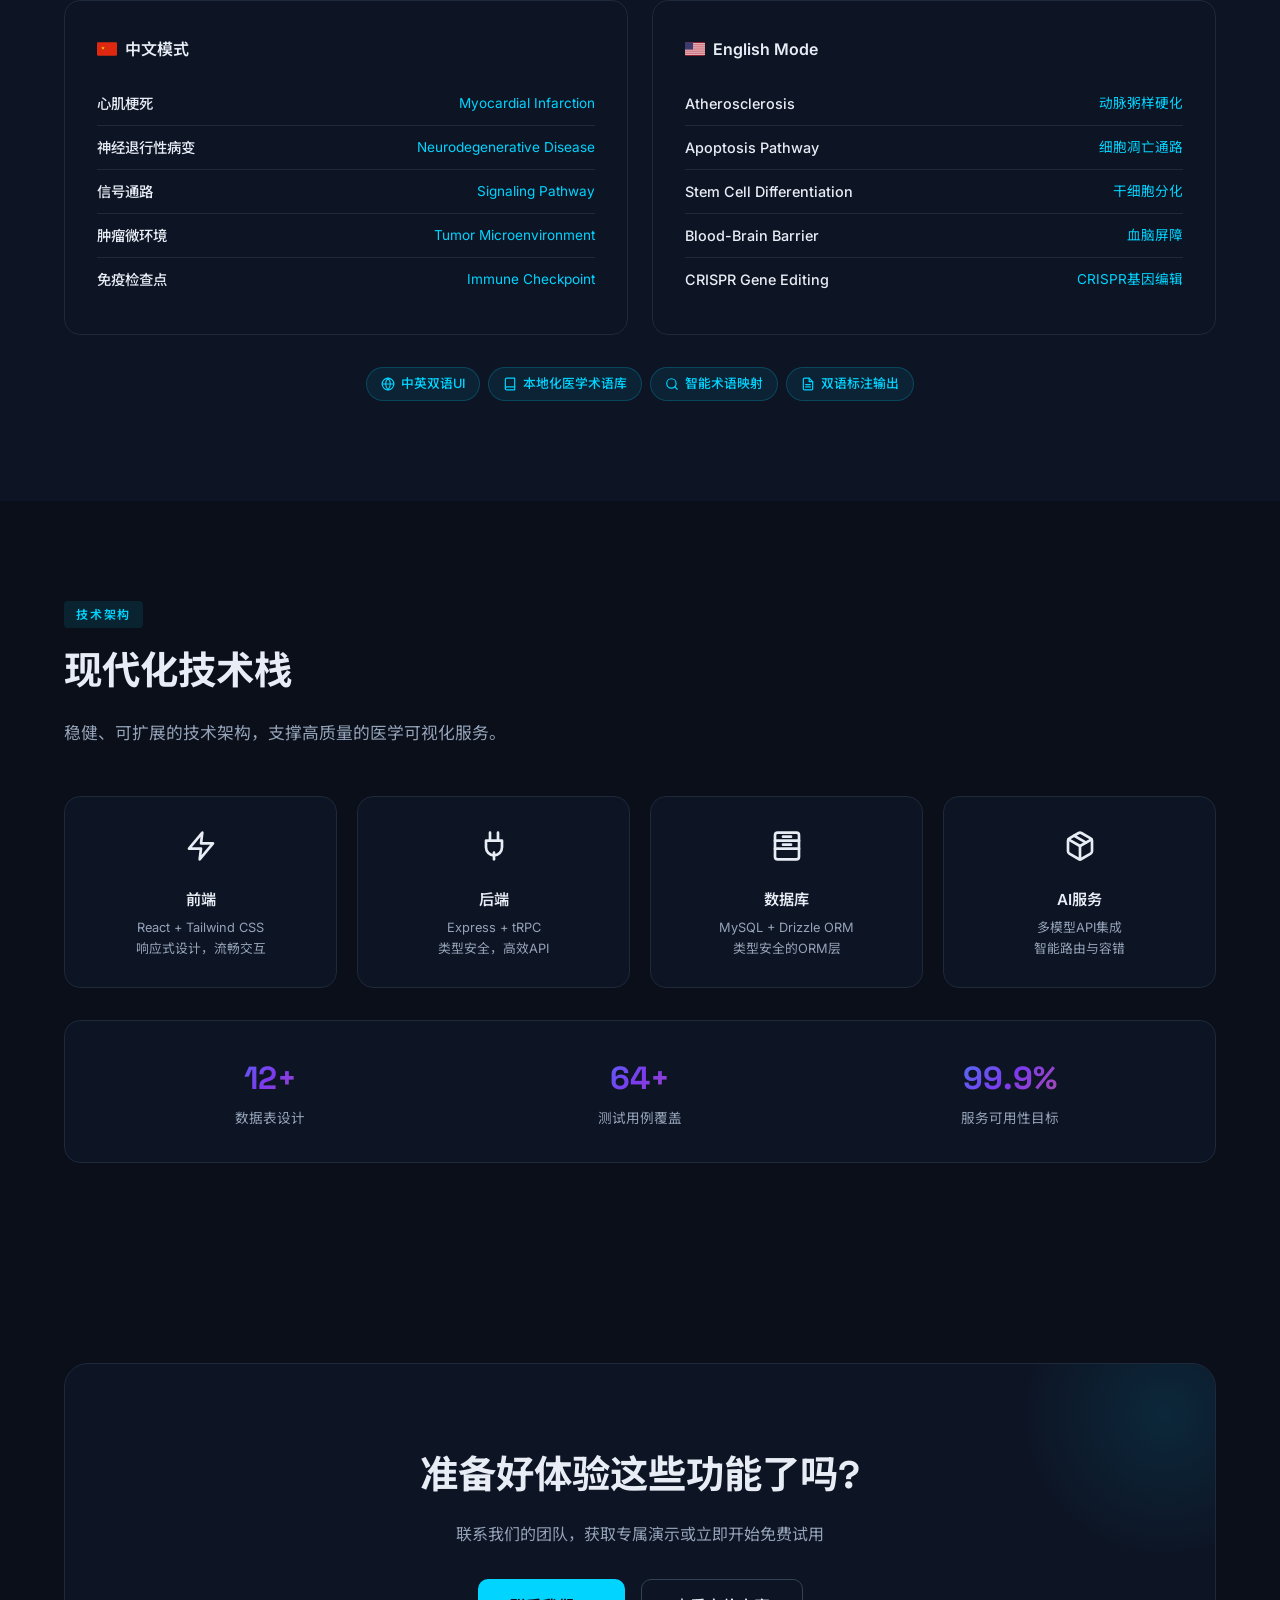
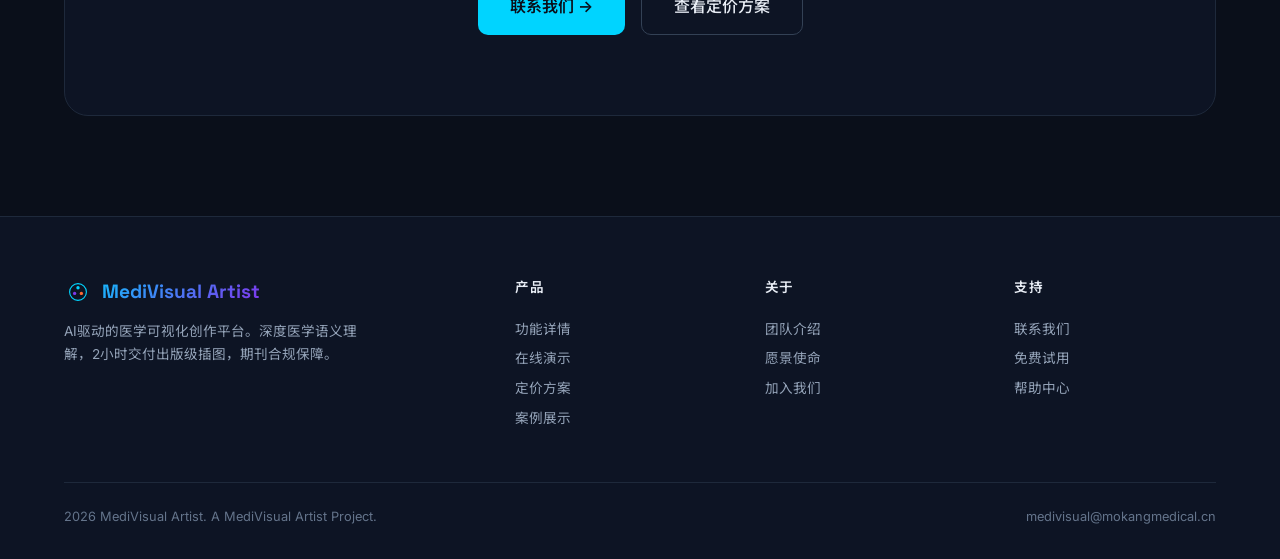
<file: docs/features.html>
<!DOCTYPE html>
<html lang="zh-CN">
<head>
<link rel="preconnect" href="https://fonts.googleapis.com">
<link rel="preconnect" href="https://fonts.gstatic.com" crossorigin>
<link rel="dns-prefetch" href="https://api.openai.com">

<meta charset="UTF-8">
<meta name="viewport" content="width=device-width, initial-scale=1.0">
<title>功能详情 - MediVisual Artist</title>
<meta name="description" content="MediVisual Artist功能详情：AI医学实体识别、多风格输出、期刊合规审查、快速迭代、团队协作、中英双语支持。">
<meta property="og:title" content="功能详情 - MediVisual Artist">
<meta property="og:description" content="深度了解MediVisual Artist的核心功能：AI引擎、输出风格、质量规格、迭代流程、协作与国际化。">
<meta property="og:type" content="website">
<link rel="icon" href="data:image/svg+xml,<svg xmlns='http://www.w3.org/2000/svg' viewBox='0 0 100 100'><rect width='100' height='100' rx='20' fill='%230a0f1a'/><circle cx='50' cy='50' r='30' fill='none' stroke='%2300d4ff' stroke-width='4'/><circle cx='50' cy='35' r='6' fill='%2300d4ff'/><circle cx='38' cy='55' r='6' fill='%237c3aed'/><circle cx='62' cy='55' r='6' fill='%23ff6b35'/></svg>">
<link href="https://fonts.googleapis.com/css2?family=Inter:wght@300;400;500;600;700;800;900&family=Space+Grotesk:wght@400;500;600;700&family=Noto+Sans+SC:wght@300;400;500;700;900&display=swap" rel="stylesheet">
<link rel="stylesheet" href="styles.css">
<style>
*,*::before,*::after{margin:0;padding:0;box-sizing:border-box}
:root{
  --primary:#00d4ff;--primary-dark:#0099cc;--accent:#ff6b35;
  --bg:#0a0f1a;--bg2:#0d1424;--bg3:#111827;--bg4:#1a2332;
  --text:#e8edf5;--text2:#94a3b8;--text3:#64748b;
  --border:#1e293b;--border2:#334155;
  --gradient:linear-gradient(135deg,#00d4ff,#7c3aed,#ff6b35);
  --glow:0 0 40px rgba(0,212,255,.15);
}
html{scroll-behavior:smooth;font-size:16px}
body{font-family:'Inter','Noto Sans SC',sans-serif;background:var(--bg);color:var(--text);line-height:1.6;overflow-x:hidden}
a{color:var(--primary);text-decoration:none;transition:.3s}
a:hover{color:#fff}
.container{max-width:1200px;margin:0 auto;padding:0 24px}

/* Nav */
nav{position:fixed;top:0;left:0;right:0;z-index:1000;background:rgba(10,15,26,.92);backdrop-filter:blur(20px);border-bottom:1px solid var(--border);padding:0 24px}
.nav-inner{max-width:1200px;margin:0 auto;display:flex;align-items:center;justify-content:space-between;height:64px}
.logo{font-family:'Space Grotesk',sans-serif;font-size:1.4rem;font-weight:700;background:var(--gradient);-webkit-background-clip:text;-webkit-text-fill-color:transparent}
.nav-links{display:flex;gap:32px;list-style:none}
.nav-links a{color:var(--text2);font-size:.9rem;font-weight:500;transition:.3s}
.nav-links a:hover{color:var(--primary)}
.nav-cta{background:var(--primary);color:var(--bg)!important;padding:8px 20px;border-radius:8px;font-weight:600;font-size:.85rem;transition:.3s}
.nav-cta:hover{background:#fff;transform:translateY(-1px)}
.mobile-toggle{display:none;background:none;border:none;color:var(--text);font-size:1.5rem;cursor:pointer}

/* Hero */
.page-hero{padding:140px 0 60px;position:relative;overflow:hidden;text-align:center}
.page-hero::before{content:'';position:absolute;top:-50%;left:-50%;width:200%;height:200%;background:radial-gradient(ellipse at 50% 50%,rgba(0,212,255,.08),transparent 50%),radial-gradient(ellipse at 70% 30%,rgba(124,58,237,.06),transparent 50%);animation:heroPulse 8s ease-in-out infinite}
@keyframes heroPulse{0%,100%{opacity:.6}50%{opacity:1}}
.page-hero-content{position:relative;z-index:2}
.page-hero .hero-badge{display:inline-flex;align-items:center;gap:8px;padding:6px 16px;background:rgba(0,212,255,.1);border:1px solid rgba(0,212,255,.3);border-radius:100px;font-size:.8rem;color:var(--primary);margin-bottom:24px;font-weight:500}
.page-hero .hero-badge .dot{width:6px;height:6px;background:var(--primary);border-radius:50%;animation:pulse 2s infinite}
@keyframes pulse{0%,100%{opacity:1}50%{opacity:.3}}
.page-hero h1{font-family:'Space Grotesk','Noto Sans SC',sans-serif;font-size:clamp(2.5rem,5vw,4rem);font-weight:800;line-height:1.15;margin-bottom:20px;letter-spacing:-.02em}
.page-hero h1 span{background:var(--gradient);-webkit-background-clip:text;-webkit-text-fill-color:transparent}
.page-hero p{font-size:1.15rem;color:var(--text2);max-width:640px;margin:0 auto;line-height:1.8}

/* Section */
section{padding:100px 0}
.section-label{display:inline-block;font-size:.75rem;font-weight:600;text-transform:uppercase;letter-spacing:.15em;color:var(--primary);margin-bottom:12px;padding:4px 12px;background:rgba(0,212,255,.1);border-radius:4px}
.section-title{font-family:'Space Grotesk','Noto Sans SC',sans-serif;font-size:clamp(1.8rem,3vw,2.5rem);font-weight:700;margin-bottom:16px}
.section-desc{color:var(--text2);max-width:600px;font-size:1.05rem;line-height:1.8}

/* Feature Detail Cards */
.detail-grid{display:grid;grid-template-columns:repeat(2,1fr);gap:24px;margin-top:48px}
.detail-card{padding:40px;background:var(--bg2);border:1px solid var(--border);border-radius:20px;position:relative;overflow:hidden;transition:.4s}
.detail-card::before{content:'';position:absolute;top:0;left:0;right:0;height:2px;background:var(--gradient);opacity:0;transition:.3s}
.detail-card:hover{border-color:var(--primary);transform:translateY(-6px);box-shadow:var(--glow)}
.detail-card:hover::before{opacity:1}
.detail-card.full-width{grid-column:1/-1}
.detail-icon{width:60px;height:60px;display:flex;align-items:center;justify-content:center;background:rgba(0,212,255,.1);border-radius:16px;font-size:1.6rem;margin-bottom:20px}
.detail-card h3{font-size:1.2rem;font-weight:600;margin-bottom:8px}
.detail-card .detail-subtitle{color:var(--primary);font-size:.85rem;font-weight:500;margin-bottom:12px}
.detail-card p{color:var(--text2);font-size:.9rem;line-height:1.8}

/* Tag List */
.tag-list{display:flex;flex-wrap:wrap;gap:8px;margin-top:16px}
.tag{display:inline-flex;align-items:center;gap:6px;padding:6px 14px;background:rgba(0,212,255,.08);border:1px solid rgba(0,212,255,.2);border-radius:100px;font-size:.8rem;color:var(--primary);font-weight:500}

/* Pipeline Steps */
.pipeline{display:flex;align-items:center;gap:16px;margin-top:20px;flex-wrap:wrap}
.pipeline-step{display:flex;align-items:center;gap:8px;padding:8px 16px;background:var(--bg3);border:1px solid var(--border);border-radius:10px;font-size:.82rem;color:var(--text2)}
.pipeline-step .step-dot{width:8px;height:8px;border-radius:50%;flex-shrink:0}
.pipeline-step .step-dot.blue{background:#00d4ff}
.pipeline-step .step-dot.purple{background:#7c3aed}
.pipeline-step .step-dot.orange{background:#ff6b35}
.pipeline-step .step-dot.green{background:#22c55e}
.pipeline-arrow{color:var(--text3);font-size:1.2rem}

/* Style Comparison */
.style-grid{display:grid;grid-template-columns:repeat(3,1fr);gap:24px;margin-top:48px}
.style-card{padding:32px;background:var(--bg2);border:1px solid var(--border);border-radius:16px;text-align:center;transition:.4s;position:relative;overflow:hidden}
.style-card:hover{border-color:var(--primary);transform:translateY(-6px);box-shadow:var(--glow)}
.style-preview{width:100%;height:160px;background:var(--bg3);border-radius:12px;margin-bottom:20px;display:flex;align-items:center;justify-content:center;font-size:3rem;border:1px solid var(--border)}
.style-card h3{font-size:1.1rem;font-weight:600;margin-bottom:8px}
.style-card p{color:var(--text2);font-size:.85rem;line-height:1.7}
.style-badge{display:inline-block;margin-top:12px;padding:4px 12px;background:rgba(0,212,255,.1);border-radius:100px;font-size:.75rem;color:var(--primary);font-weight:500}

/* Quality Specs */
.spec-grid{display:grid;grid-template-columns:repeat(4,1fr);gap:20px;margin-top:48px}
.spec-card{padding:28px;background:var(--bg2);border:1px solid var(--border);border-radius:16px;text-align:center;transition:.3s}
.spec-card:hover{border-color:var(--primary);transform:translateY(-4px);box-shadow:var(--glow)}
.spec-num{font-family:'Space Grotesk',sans-serif;font-size:2.2rem;font-weight:700;background:var(--gradient);-webkit-background-clip:text;-webkit-text-fill-color:transparent;margin-bottom:8px}
.spec-label{color:var(--text2);font-size:.85rem;line-height:1.6}

/* Timeline */
.timeline{margin-top:48px;position:relative;padding-left:40px}
.timeline::before{content:'';position:absolute;left:15px;top:0;bottom:0;width:2px;background:linear-gradient(to bottom,var(--primary),#7c3aed,var(--accent))}
.timeline-item{position:relative;padding-bottom:40px}
.timeline-item:last-child{padding-bottom:0}
.timeline-dot{position:absolute;left:-33px;top:4px;width:18px;height:18px;border-radius:50%;border:3px solid var(--primary);background:var(--bg);z-index:2}
.timeline-item:nth-child(2) .timeline-dot{border-color:#7c3aed}
.timeline-item:nth-child(3) .timeline-dot{border-color:var(--accent)}
.timeline-item h3{font-size:1.05rem;font-weight:600;margin-bottom:6px}
.timeline-item .timeline-time{color:var(--primary);font-size:.8rem;font-weight:500;margin-bottom:8px}
.timeline-item p{color:var(--text2);font-size:.9rem;line-height:1.7}

/* Collab Grid */
.collab-grid{display:grid;grid-template-columns:repeat(3,1fr);gap:24px;margin-top:48px}
.collab-card{padding:36px;background:var(--bg2);border:1px solid var(--border);border-radius:16px;transition:.4s;position:relative;overflow:hidden}
.collab-card::before{content:'';position:absolute;top:0;left:0;right:0;height:2px;background:var(--gradient);opacity:0;transition:.3s}
.collab-card:hover{border-color:var(--primary);transform:translateY(-6px);box-shadow:var(--glow)}
.collab-card:hover::before{opacity:1}
.collab-icon{width:56px;height:56px;display:flex;align-items:center;justify-content:center;background:rgba(0,212,255,.1);border-radius:14px;font-size:1.5rem;margin-bottom:20px}
.collab-card h3{font-size:1.1rem;font-weight:600;margin-bottom:10px}
.collab-card p{color:var(--text2);font-size:.85rem;line-height:1.7}

/* i18n Section */
.i18n-visual{display:grid;grid-template-columns:1fr 1fr;gap:24px;margin-top:48px}
.i18n-panel{padding:32px;background:var(--bg2);border:1px solid var(--border);border-radius:16px}
.i18n-panel h4{font-size:1rem;font-weight:600;margin-bottom:16px;display:flex;align-items:center;gap:8px}
.i18n-panel h4 .flag{font-size:1.3rem}
.i18n-item{padding:10px 0;border-bottom:1px solid var(--border);display:flex;justify-content:space-between;align-items:center}
.i18n-item:last-child{border-bottom:none}
.i18n-item .term{color:var(--text);font-size:.9rem;font-weight:500}
.i18n-item .localized{color:var(--primary);font-size:.85rem}

/* Tech Stack */
.tech-grid{display:grid;grid-template-columns:repeat(4,1fr);gap:20px;margin-top:48px}
.tech-card{padding:28px;background:var(--bg2);border:1px solid var(--border);border-radius:16px;text-align:center;transition:.3s}
.tech-card:hover{border-color:var(--primary);transform:translateY(-4px)}
.tech-icon{font-size:2rem;margin-bottom:12px}
.tech-card h4{font-size:.95rem;font-weight:600;margin-bottom:6px}
.tech-card p{color:var(--text2);font-size:.8rem;line-height:1.6}
.tech-stats{display:grid;grid-template-columns:repeat(3,1fr);gap:24px;margin-top:32px;padding:32px;background:var(--bg2);border:1px solid var(--border);border-radius:16px}
.tech-stat{text-align:center}
.tech-stat .stat-num{font-family:'Space Grotesk',sans-serif;font-size:2rem;font-weight:700;background:var(--gradient);-webkit-background-clip:text;-webkit-text-fill-color:transparent}
.tech-stat .stat-label{color:var(--text2);font-size:.85rem;margin-top:4px}

/* CTA */
.cta{background:var(--bg2);border:1px solid var(--border);border-radius:24px;padding:80px 60px;text-align:center;position:relative;overflow:hidden}
.cta::before{content:'';position:absolute;top:-100px;right:-100px;width:300px;height:300px;background:radial-gradient(circle,rgba(0,212,255,.1),transparent 70%);border-radius:50%}
.cta h2{font-family:'Space Grotesk','Noto Sans SC',sans-serif;font-size:clamp(1.8rem,3vw,2.5rem);font-weight:700;margin-bottom:16px}
.cta p{color:var(--text2);max-width:500px;margin:0 auto 32px;font-size:1rem}
.cta-buttons{display:flex;gap:16px;justify-content:center;flex-wrap:wrap}
.btn-primary{display:inline-flex;align-items:center;gap:8px;padding:14px 32px;background:var(--primary);color:var(--bg);border-radius:10px;font-weight:600;font-size:1rem;transition:.3s;border:none;cursor:pointer}
.btn-primary:hover{background:#fff;transform:translateY(-2px);box-shadow:0 8px 30px rgba(0,212,255,.3)}
.btn-outline{display:inline-flex;align-items:center;gap:8px;padding:14px 32px;background:transparent;color:var(--text);border:1px solid var(--border2);border-radius:10px;font-weight:500;font-size:1rem;transition:.3s;cursor:pointer}
.btn-outline:hover{border-color:var(--primary);color:var(--primary)}

/* Footer */
footer{padding:60px 0 32px;border-top:1px solid var(--border)}
.footer-grid{display:grid;grid-template-columns:2fr 1fr 1fr 1fr;gap:48px;margin-bottom:48px}
.footer-brand .logo{font-size:1.2rem;margin-bottom:12px}
.footer-brand p{color:var(--text2);font-size:.85rem;line-height:1.7;max-width:300px}
.footer-col h4{font-size:.85rem;font-weight:600;margin-bottom:16px;text-transform:uppercase;letter-spacing:.05em}
.footer-col a{display:block;color:var(--text2);font-size:.85rem;padding:4px 0;transition:.3s}
.footer-col a:hover{color:var(--primary)}
.footer-bottom{display:flex;justify-content:space-between;align-items:center;padding-top:24px;border-top:1px solid var(--border);font-size:.8rem;color:var(--text3)}

/* Responsive */
@media(max-width:1024px){
  .detail-grid,.collab-grid,.style-grid{grid-template-columns:repeat(2,1fr)}
  .spec-grid,.tech-grid{grid-template-columns:repeat(2,1fr)}
  .footer-grid{grid-template-columns:1fr 1fr}
  .i18n-visual{grid-template-columns:1fr}
  .tech-stats{grid-template-columns:repeat(3,1fr)}
}
@media(max-width:768px){
  .nav-links{display:none}
  .mobile-toggle{display:block}
  .detail-grid,.collab-grid,.style-grid{grid-template-columns:1fr}
  .spec-grid,.tech-grid{grid-template-columns:1fr}
  .footer-grid{grid-template-columns:1fr}
  .pipeline{flex-direction:column;align-items:flex-start}
  .pipeline-arrow{transform:rotate(90deg);margin-left:16px}
  .hero-buttons{flex-direction:column}
  .tech-stats{grid-template-columns:1fr;gap:16px}
  .cta{padding:48px 24px}
  .page-hero{padding:120px 0 40px}
}
.back-top{position:fixed;bottom:32px;right:32px;width:44px;height:44px;background:var(--bg3);border:1px solid var(--border);border-radius:12px;display:flex;align-items:center;justify-content:center;cursor:pointer;opacity:0;transform:translateY(20px);transition:.3s;z-index:999;color:var(--text2)}.back-top.show{opacity:1;transform:translateY(0)}.back-top:hover{border-color:var(--primary);color:var(--primary)}
.logo svg{width:28px;height:28px}
.nav-links a{position:relative}
.nav-links a::after{content:'';position:absolute;bottom:-4px;left:0;width:0;height:2px;background:var(--primary);transition:.3s}
.nav-links a:hover::after{width:100%}
.nav-cta{background:var(--primary)!important;color:var(--bg)!important;padding:8px 20px;border-radius:8px;font-weight:600;font-size:.85rem;transition:.3s;-webkit-text-fill-color:var(--bg)!important}
.nav-cta:hover{background:#fff!important;transform:translateY(-1px)}
.nav-cta::after{display:none!important}
nav.scrolled{background:rgba(10,15,26,.98);box-shadow:0 4px 30px rgba(0,0,0,.3)}
.mobile-toggle{display:none;background:none;border:none;color:var(--text);font-size:1.5rem;cursor:pointer}
@media(max-width:768px){.nav-links{display:none}.nav-links.show{display:flex;position:fixed;top:64px;left:0;right:0;background:rgba(10,15,26,.98);backdrop-filter:blur(20px);flex-direction:column;padding:24px;gap:16px;border-bottom:1px solid var(--border)}.mobile-toggle{display:block}}
.nav-links a.active{color:var(--primary)}
</style>
<meta property="og:url" content="https://mokangmedical.github.io/medivisual-artist/">
</head>
<body style="padding-top:56px!important"><nav id="opc-nav" style="position:fixed;top:0;left:0;right:0;z-index:9999;background:rgba(10,10,30,0.95);backdrop-filter:blur(20px);border-bottom:1px solid rgba(99,102,241,0.2);padding:0 2rem;height:56px;display:flex;align-items:center;justify-content:space-between;font-family:-apple-system,BlinkMacSystemFont,'Segoe UI',sans-serif">
  <a href="https://mokangmedical.github.io/opc-homepage/" style="display:flex;align-items:center;gap:10px;text-decoration:none;color:#fff;font-weight:700;font-size:15px">
    <svg width="28" height="28" viewBox="0 0 32 32" fill="none"><circle cx="16" cy="16" r="14" stroke="url(#ng1)" stroke-width="2.5"/><path d="M10 16h12M16 10v12" stroke="url(#ng1)" stroke-width="2.5" stroke-linecap="round"/><defs><linearGradient id="ng1" x1="0" y1="0" x2="32" y2="32"><stop stop-color="#818cf8"/><stop offset="1" stop-color="#c084fc"/></linearGradient></defs></svg>
    <span style="background:linear-gradient(135deg,#818cf8,#c084fc);-webkit-background-clip:text;-webkit-text-fill-color:transparent">MediVisual Artist</span>
  </a>
  <div style="display:flex;gap:6px;align-items:center">
    <a href="https://mokangmedical.github.io/opc-homepage/" style="color:rgba(255,255,255,0.7);text-decoration:none;font-size:13px;padding:6px 12px;border-radius:8px">生态首页</a>
    <a href="https://github.com/MoKangMedical/medivisual-artist" target="_blank" style="color:rgba(255,255,255,0.7);text-decoration:none;font-size:13px;padding:6px 12px;border-radius:8px">GitHub</a>
    <a href="https://mokangmedical.github.io/opc-alliance/" style="background:linear-gradient(135deg,#6366f1,#8b5cf6);color:#fff;padding:6px 16px;border-radius:8px;font-weight:600;font-size:13px;text-decoration:none">OPC Hub</a>
  </div>
</nav>
<!-- Nav -->
  <nav id="navbar">
  <div class="nav-inner">
    <a href="index.html" class="logo">
      <svg viewBox="0 0 100 100" fill="none"><circle cx="50" cy="50" r="30" stroke="url(#navlg)" stroke-width="4"/><circle cx="50" cy="35" r="6" fill="#00d4ff"/><circle cx="38" cy="55" r="6" fill="#7c3aed"/><circle cx="62" cy="55" r="6" fill="#ff6b35"/><line x1="50" y1="41" x2="38" y2="49" stroke="#00d4ff" stroke-width="2" opacity=".5"/><line x1="50" y1="41" x2="62" y2="49" stroke="#00d4ff" stroke-width="2" opacity=".5"/><line x1="38" y1="55" x2="62" y2="55" stroke="#00d4ff" stroke-width="2" opacity=".5"/><defs><linearGradient id="navlg" x1="20" y1="20" x2="80" y2="80"><stop stop-color="#00d4ff"/><stop offset="1" stop-color="#7c3aed"/></linearGradient></defs></svg>
      MediVisual Artist
    </a>
    <ul class="nav-links" id="navLinks">
      <li><a href="index.html">首页</a></li>
      <li><a href="features.html" class="active">功能</a></li>
      <li><a href="demo.html">Demo</a></li>
      <li><a href="pricing.html">定价</a></li>
      <li><a href="about.html">关于</a></li>
      <li><a href="portfolio.html">案例</a></li>
      <li><a href="demo.html" class="nav-cta">免费试用</a></li>
    </ul>
    <button class="mobile-toggle" onclick="document.getElementById('navLinks').classList.toggle('show')">
      <svg width="24" height="24" viewBox="0 0 24 24" fill="none" stroke="currentColor" stroke-width="2"><line x1="3" y1="6" x2="21" y2="6"/><line x1="3" y1="12" x2="21" y2="12"/><line x1="3" y1="18" x2="21" y2="18"/></svg>
    </button>
  </div>
  </nav>

<!-- Hero -->
<section class="page-hero">
<div class="container">
  <div class="page-hero-content">
    <div class="hero-badge"><span class="dot"></span>全方位功能解读</div>
    <h1><span>功能详情</span></h1>
    <p>深入了解 MediVisual Artist 的核心能力——从AI语义引擎到出版级输出，每一个环节都为医学可视化而生。</p>
  </div>
</div>
</section>

<!-- Core AI Engine -->
<section id="ai-engine">
<div class="container">
  <span class="section-label">核心 AI 引擎</span>
  <h2 class="section-title">四阶段智能管线</h2>
  <p class="section-desc">从自然语言到合规插图，四大AI模块协同工作，构建业界领先的医学可视化引擎。</p>

  <div class="pipeline">
    <div class="pipeline-step"><span class="step-dot blue"></span>医学实体识别</div>
    <span class="pipeline-arrow">→</span>
    <div class="pipeline-step"><span class="step-dot purple"></span>结构化Prompt生成</div>
    <span class="pipeline-arrow">→</span>
    <div class="pipeline-step"><span class="step-dot orange"></span>AI图像生成</div>
    <span class="pipeline-arrow">→</span>
    <div class="pipeline-step"><span class="step-dot green"></span>规则合规审查</div>
  </div>

  <div class="detail-grid">
    <div class="detail-card">
      <div class="detail-icon"><svg width="24" height="24" viewBox="0 0 24 24" fill="none" stroke="currentColor" stroke-width="2" stroke-linecap="round" stroke-linejoin="round"><path d="M9.5 2a5.5 5.5 0 0 0-5.08 3.41A4.5 4.5 0 0 0 5.5 16h1V18a2 2 0 0 0 2 2h5a2 2 0 0 0 2-2v-2h1a4.5 4.5 0 0 0 1.08-10.59A5.5 5.5 0 0 0 9.5 2z"/><path d="M12 2v20"/></svg></div>
      <h3>医学实体识别</h3>
      <div class="detail-subtitle">GPT-4 / Claude 语义解析</div>
      <p>基于GPT-4与Claude大模型，对论文摘要进行深度语义解析。自动识别解剖结构、病理过程、药物靶点等医学实体，构建结构化语义图谱。支持中英文混合输入，准确率超过95%。</p>
      <div class="tag-list">
        <span class="tag">GPT-4 Turbo</span>
        <span class="tag">Claude 3.5</span>
        <span class="tag">NER实体识别</span>
        <span class="tag">语义图谱构建</span>
      </div>
    </div>
    <div class="detail-card">
      <div class="detail-icon"><svg width="24" height="24" viewBox="0 0 24 24" fill="none" stroke="currentColor" stroke-width="2" stroke-linecap="round" stroke-linejoin="round"><path d="M12 20h9"/><path d="M16.5 3.5a2.12 2.12 0 0 1 3 3L7 19l-4 1 1-4Z"/></svg></div>
      <h3>结构化Prompt生成</h3>
      <div class="detail-subtitle">从语义到视觉的精准转换</div>
      <p>将语义图谱转化为包含构图、配色、标注、视角的完整图像生成Prompt。内置医学可视化最佳实践模板，确保生成结果在解剖准确性和视觉美感之间达到最佳平衡。</p>
      <div class="tag-list">
        <span class="tag">模板引擎</span>
        <span class="tag">构图控制</span>
        <span class="tag">风格预设</span>
        <span class="tag">标注规范</span>
      </div>
    </div>
    <div class="detail-card">
      <div class="detail-icon"><svg width="24" height="24" viewBox="0 0 24 24" fill="none" stroke="currentColor" stroke-width="2" stroke-linecap="round" stroke-linejoin="round"><circle cx="13.5" cy="6.5" r="0.5" fill="currentColor"/><circle cx="17.5" cy="10.5" r="0.5" fill="currentColor"/><circle cx="8.5" cy="7.5" r="0.5" fill="currentColor"/><circle cx="6.5" cy="12.5" r="0.5" fill="currentColor"/><path d="M12 2C6.5 2 2 6.5 2 12s4.5 10 10 10c.926 0 1.648-.746 1.648-1.688 0-.437-.18-.835-.437-1.125-.29-.289-.438-.652-.438-1.125a1.64 1.64 0 0 1 1.668-1.668h1.996c3.051 0 5.555-2.503 5.555-5.554C21.965 6.012 17.461 2 12 2z"/></svg></div>
      <h3>AI图像生成</h3>
      <div class="detail-subtitle">即梦AI / 火山引擎</div>
      <p>对接即梦AI与火山引擎图像生成API，采用多模型融合策略。支持高分辨率输出、多轮迭代优化，针对医学可视化场景进行专项微调，生成解剖细节精准的专业插图。</p>
      <div class="tag-list">
        <span class="tag">即梦AI</span>
        <span class="tag">火山引擎</span>
        <span class="tag">高分辨率</span>
        <span class="tag">多模型融合</span>
      </div>
    </div>
    <div class="detail-card">
      <div class="detail-icon"><svg width="24" height="24" viewBox="0 0 24 24" fill="none" stroke="currentColor" stroke-width="2" stroke-linecap="round" stroke-linejoin="round"><polyline points="20 6 9 17 4 12"/></svg></div>
      <h3>规则合规审查</h3>
      <div class="detail-subtitle">基于规则的自动化质量保障</div>
      <p>内置Nature、Cell、Lancet等顶级期刊的格式规范库，通过规则引擎自动检测分辨率、色彩空间、标注格式、字体规范等关键指标，确保输出可直接投稿。</p>
      <div class="tag-list">
        <span class="tag">Nature规范</span>
        <span class="tag">Cell标准</span>
        <span class="tag">自动检测</span>
        <span class="tag">合规报告</span>
      </div>
    </div>
  </div>
</div>
</section>

<!-- Output Styles -->
<section id="styles" style="background:var(--bg2)">
<div class="container">
  <span class="section-label">输出风格</span>
  <h2 class="section-title">三大专业风格，一键切换</h2>
  <p class="section-desc">根据不同使用场景，选择最适合的视觉表达方式。</p>

  <div class="style-grid">
    <div class="style-card">
      <div class="style-preview"><svg width="48" height="48" viewBox="0 0 24 24" fill="none" stroke="currentColor" stroke-width="1.5" stroke-linecap="round" stroke-linejoin="round"><path d="M4 19.5A2.5 2.5 0 0 1 6.5 17H20"/><path d="M6.5 2H20v20H6.5A2.5 2.5 0 0 1 4 19.5v-15A2.5 2.5 0 0 1 6.5 2z"/></svg></div>
      <h3>期刊论文风格</h3>
      <p>遵循Nature/Cell/Lancet等顶刊视觉规范。简洁、专业、高对比度，适合学术出版和SCI论文配图。</p>
      <span class="style-badge">学术出版</span>
    </div>
    <div class="style-card">
      <div class="style-preview"><svg width="48" height="48" viewBox="0 0 24 24" fill="none" stroke="currentColor" stroke-width="1.5" stroke-linecap="round" stroke-linejoin="round"><path d="M22 10v6M2 10l10-5 10 5-10 5z"/><path d="M6 12v5c3 3 9 3 12 0v-5"/></svg></div>
      <h3>教学/讲座风格</h3>
      <p>清晰的结构分层、丰富的色彩编码和详细的标注指引，适合课件、教材和学术讲座演示。</p>
      <span class="style-badge">教育教学</span>
    </div>
    <div class="style-card">
      <div class="style-preview"><svg width="48" height="48" viewBox="0 0 24 24" fill="none" stroke="currentColor" stroke-width="1.5" stroke-linecap="round" stroke-linejoin="round"><line x1="18" y1="20" x2="18" y2="10"/><line x1="12" y1="20" x2="12" y2="4"/><line x1="6" y1="20" x2="6" y2="14"/></svg></div>
      <h3>商业路演风格</h3>
      <p>强调品牌调性和视觉冲击力，适合Pitch Deck、产品手册、投资者汇报等商业应用场景。</p>
      <span class="style-badge">商业展示</span>
    </div>
  </div>
</div>
</section>

<!-- Output Quality -->
<section id="quality">
<div class="container">
  <span class="section-label">输出质量</span>
  <h2 class="section-title">出版级品质保障</h2>
  <p class="section-desc">从分辨率到色彩空间，每一个细节都达到顶级期刊的投稿标准。</p>

  <div class="spec-grid">
    <div class="spec-card">
      <div class="spec-num">300/600</div>
      <div class="spec-label">DPI 高分辨率<br>满足印刷与出版需求</div>
    </div>
    <div class="spec-card">
      <div class="spec-num">TIFF</div>
      <div class="spec-label">无损图像格式<br>保留完整色彩信息</div>
    </div>
    <div class="spec-card">
      <div class="spec-num">EPS</div>
      <div class="spec-label">矢量图形输出<br>无限缩放无损</div>
    </div>
    <div class="spec-card">
      <div class="spec-num">CMYK</div>
      <div class="spec-label">色彩空间支持<br>印刷精准还原</div>
    </div>
  </div>

  <div class="tag-list" style="margin-top:32px;justify-content:center">
    <span class="tag"><svg width="14" height="14" viewBox="0 0 24 24" fill="none" stroke="currentColor" stroke-width="2.5" style="display:inline-block;vertical-align:-2px" stroke-linecap="round" stroke-linejoin="round"><polyline points="20 6 9 17 4 12"/></svg> Nature 格式规范</span>
    <span class="tag"><svg width="14" height="14" viewBox="0 0 24 24" fill="none" stroke="currentColor" stroke-width="2.5" style="display:inline-block;vertical-align:-2px" stroke-linecap="round" stroke-linejoin="round"><polyline points="20 6 9 17 4 12"/></svg> Cell 投稿标准</span>
    <span class="tag"><svg width="14" height="14" viewBox="0 0 24 24" fill="none" stroke="currentColor" stroke-width="2.5" style="display:inline-block;vertical-align:-2px" stroke-linecap="round" stroke-linejoin="round"><polyline points="20 6 9 17 4 12"/></svg> Lancet 格式要求</span>
    <span class="tag"><svg width="14" height="14" viewBox="0 0 24 24" fill="none" stroke="currentColor" stroke-width="2.5" style="display:inline-block;vertical-align:-2px" stroke-linecap="round" stroke-linejoin="round"><polyline points="20 6 9 17 4 12"/></svg> JAMA 视觉指南</span>
    <span class="tag"><svg width="14" height="14" viewBox="0 0 24 24" fill="none" stroke="currentColor" stroke-width="2.5" style="display:inline-block;vertical-align:-2px" stroke-linecap="round" stroke-linejoin="round"><polyline points="20 6 9 17 4 12"/></svg> Science 图表规范</span>
    <span class="tag"><svg width="14" height="14" viewBox="0 0 24 24" fill="none" stroke="currentColor" stroke-width="2.5" style="display:inline-block;vertical-align:-2px" stroke-linecap="round" stroke-linejoin="round"><polyline points="20 6 9 17 4 12"/></svg> PNAS 标准</span>
  </div>
</div>
</section>

<!-- Iteration -->
<section id="iteration" style="background:var(--bg2)">
<div class="container">
  <span class="section-label">快速迭代</span>
  <h2 class="section-title">30秒生成，极速迭代</h2>
  <p class="section-desc">从初稿到终稿，高效的迭代流程让你专注于研究内容本身。</p>

  <div class="timeline">
    <div class="timeline-item">
      <div class="timeline-dot"></div>
      <div class="timeline-time">第0-30秒 · 初稿生成</div>
      <h3>AI快速出图</h3>
      <p>输入论文摘要或关键描述，AI在30秒内完成语义解析、Prompt生成和图像创作，输出初稿供评估。支持一次性生成多张候选方案。</p>
    </div>
    <div class="timeline-item">
      <div class="timeline-dot"></div>
      <div class="timeline-time">第1-3轮 · 迭代优化</div>
      <h3>Prompt微调精修</h3>
      <p>通过调整Prompt参数实现精准的视觉表达优化。支持3轮以上迭代修改，每轮包含构图调整、配色优化、标注修正等细化操作。系统自动记录每轮变更。</p>
    </div>
    <div class="timeline-item">
      <div class="timeline-dot"></div>
      <div class="timeline-time">最终交付 · 合规输出</div>
      <h3>出版级文件交付</h3>
      <p>迭代完成后，自动导出300/600 DPI的TIFF/EPS文件，附带合规审查报告。文件可直接用于期刊投稿、学术海报或教学材料。</p>
    </div>
  </div>
</div>
</section>

<!-- Collaboration -->
<section id="collaboration">
<div class="container">
  <span class="section-label">团队协作</span>
  <h2 class="section-title">多人协作，高效管理</h2>
  <p class="section-desc">为科研团队和机构设计的协作功能，让医学可视化创作更加高效。</p>

  <div class="collab-grid">
    <div class="collab-card">
      <div class="collab-icon"><svg width="24" height="24" viewBox="0 0 24 24" fill="none" stroke="currentColor" stroke-width="2" stroke-linecap="round" stroke-linejoin="round"><path d="M17 21v-2a4 4 0 0 0-4-4H5a4 4 0 0 0-4 4v2"/><circle cx="9" cy="7" r="4"/><path d="M23 21v-2a4 4 0 0 0-3-3.87"/><path d="M16 3.13a4 4 0 0 1 0 7.75"/></svg></div>
      <h3>团队工作空间</h3>
      <p>创建团队专属工作空间，邀请成员加入。支持角色权限管理（管理员/编辑/查看），团队项目统一管理，实时同步协作进度。</p>
    </div>
    <div class="collab-card">
      <div class="collab-icon"><svg width="24" height="24" viewBox="0 0 24 24" fill="none" stroke="currentColor" stroke-width="2" stroke-linecap="round" stroke-linejoin="round"><path d="M14 2H6a2 2 0 0 0-2 2v16a2 2 0 0 0 2 2h12a2 2 0 0 0 2-2V8z"/><polyline points="14 2 14 8 20 8"/><line x1="16" y1="13" x2="8" y2="13"/><line x1="16" y1="17" x2="8" y2="17"/></svg></div>
      <h3>版本控制</h3>
      <p>每一次迭代自动生成版本快照。支持版本对比、回滚到历史版本、分支实验。完整的变更日志记录每次修改的Prompt和参数。</p>
    </div>
    <div class="collab-card">
      <div class="collab-icon"><svg width="24" height="24" viewBox="0 0 24 24" fill="none" stroke="currentColor" stroke-width="2" stroke-linecap="round" stroke-linejoin="round"><path d="M4 19.5A2.5 2.5 0 0 1 6.5 17H20"/><path d="M6.5 2H20v20H6.5A2.5 2.5 0 0 1 4 19.5v-15A2.5 2.5 0 0 1 6.5 2z"/></svg></div>
      <h3>模板库</h3>
      <p>团队共享的Prompt模板库，积累最佳实践。支持按学科分类（解剖学、病理学、分子生物学等），一键复用高效模板，新成员快速上手。</p>
    </div>
  </div>
</div>
</section>

<!-- i18n -->
<section id="i18n" style="background:var(--bg2)">
<div class="container">
  <span class="section-label">国际化</span>
  <h2 class="section-title">中英双语，无缝切换</h2>
  <p class="section-desc">专为中文医学研究者优化，同时完美支持英文期刊投稿需求。</p>

  <div class="i18n-visual">
    <div class="i18n-panel">
      <h4><span class="flag"><svg width="20" height="20" viewBox="0 0 24 16" fill="none" style="display:inline-block;vertical-align:-2px"><rect width="24" height="16" fill="#DE2910" rx="1"/><path d="M7.2 4.8l.5 1.5h1.6l-1.3.9.5 1.5-1.3-.9-1.3.9.5-1.5-1.3-.9h1.6z" fill="#FFDE00"/></svg></span> 中文模式</h4>
      <div class="i18n-item"><span class="term">心肌梗死</span><span class="localized">Myocardial Infarction</span></div>
      <div class="i18n-item"><span class="term">神经退行性病变</span><span class="localized">Neurodegenerative Disease</span></div>
      <div class="i18n-item"><span class="term">信号通路</span><span class="localized">Signaling Pathway</span></div>
      <div class="i18n-item"><span class="term">肿瘤微环境</span><span class="localized">Tumor Microenvironment</span></div>
      <div class="i18n-item"><span class="term">免疫检查点</span><span class="localized">Immune Checkpoint</span></div>
    </div>
    <div class="i18n-panel">
      <h4><span class="flag"><svg width="20" height="20" viewBox="0 0 24 16" fill="none" style="display:inline-block;vertical-align:-2px"><rect width="24" height="16" fill="#B22234" rx="1"/><rect y="1.23" width="24" height="1.23" fill="#fff"/><rect y="3.69" width="24" height="1.23" fill="#fff"/><rect y="6.15" width="24" height="1.23" fill="#fff"/><rect y="8.62" width="24" height="1.23" fill="#fff"/><rect y="11.08" width="24" height="1.23" fill="#fff"/><rect y="13.54" width="24" height="1.23" fill="#fff"/><rect width="9.6" height="8.62" fill="#3C3B6E"/></svg></span> English Mode</h4>
      <div class="i18n-item"><span class="term">Atherosclerosis</span><span class="localized">动脉粥样硬化</span></div>
      <div class="i18n-item"><span class="term">Apoptosis Pathway</span><span class="localized">细胞凋亡通路</span></div>
      <div class="i18n-item"><span class="term">Stem Cell Differentiation</span><span class="localized">干细胞分化</span></div>
      <div class="i18n-item"><span class="term">Blood-Brain Barrier</span><span class="localized">血脑屏障</span></div>
      <div class="i18n-item"><span class="term">CRISPR Gene Editing</span><span class="localized">CRISPR基因编辑</span></div>
    </div>
  </div>

  <div class="tag-list" style="margin-top:32px;justify-content:center">
    <span class="tag"><svg width="14" height="14" viewBox="0 0 24 24" fill="none" stroke="currentColor" stroke-width="2" style="display:inline-block;vertical-align:-2px" stroke-linecap="round" stroke-linejoin="round"><circle cx="12" cy="12" r="10"/><line x1="2" y1="12" x2="22" y2="12"/><path d="M12 2a15.3 15.3 0 0 1 4 10 15.3 15.3 0 0 1-4 10 15.3 15.3 0 0 1-4-10 15.3 15.3 0 0 1 4-10z"/></svg> 中英双语UI</span>
    <span class="tag"><svg width="14" height="14" viewBox="0 0 24 24" fill="none" stroke="currentColor" stroke-width="2" style="display:inline-block;vertical-align:-2px" stroke-linecap="round" stroke-linejoin="round"><path d="M4 19.5A2.5 2.5 0 0 1 6.5 17H20"/><path d="M6.5 2H20v20H6.5A2.5 2.5 0 0 1 4 19.5v-15A2.5 2.5 0 0 1 6.5 2z"/></svg> 本地化医学术语库</span>
    <span class="tag"><svg width="14" height="14" viewBox="0 0 24 24" fill="none" stroke="currentColor" stroke-width="2" style="display:inline-block;vertical-align:-2px" stroke-linecap="round" stroke-linejoin="round"><circle cx="11" cy="11" r="8"/><line x1="21" y1="21" x2="16.65" y2="16.65"/></svg> 智能术语映射</span>
    <span class="tag"><svg width="14" height="14" viewBox="0 0 24 24" fill="none" stroke="currentColor" stroke-width="2" style="display:inline-block;vertical-align:-2px" stroke-linecap="round" stroke-linejoin="round"><path d="M14 2H6a2 2 0 0 0-2 2v16a2 2 0 0 0 2 2h12a2 2 0 0 0 2-2V8z"/><polyline points="14 2 14 8 20 8"/><line x1="16" y1="13" x2="8" y2="13"/><line x1="16" y1="17" x2="8" y2="17"/></svg> 双语标注输出</span>
  </div>
</div>
</section>

<!-- Tech Stack -->
<section id="tech">
<div class="container">
  <span class="section-label">技术架构</span>
  <h2 class="section-title">现代化技术栈</h2>
  <p class="section-desc">稳健、可扩展的技术架构，支撑高质量的医学可视化服务。</p>

  <div class="tech-grid">
    <div class="tech-card">
      <div class="tech-icon"><svg width="32" height="32" viewBox="0 0 24 24" fill="none" stroke="currentColor" stroke-width="2" stroke-linecap="round" stroke-linejoin="round"><polygon points="13 2 3 14 12 14 11 22 21 10 12 10 13 2"/></svg></div>
      <h4>前端</h4>
      <p>React + Tailwind CSS<br>响应式设计，流畅交互</p>
    </div>
    <div class="tech-card">
      <div class="tech-icon"><svg width="32" height="32" viewBox="0 0 24 24" fill="none" stroke="currentColor" stroke-width="2" stroke-linecap="round" stroke-linejoin="round"><path d="M12 22v-5"/><path d="M9 8V2"/><path d="M15 8V2"/><path d="M18 8v5a6 6 0 0 1-12 0V8z"/></svg></div>
      <h4>后端</h4>
      <p>Express + tRPC<br>类型安全，高效API</p>
    </div>
    <div class="tech-card">
      <div class="tech-icon"><svg width="32" height="32" viewBox="0 0 24 24" fill="none" stroke="currentColor" stroke-width="2" stroke-linecap="round" stroke-linejoin="round"><rect x="3" y="2" width="18" height="20" rx="2"/><line x1="3" y1="8" x2="21" y2="8"/><line x1="3" y1="14" x2="21" y2="14"/><line x1="9" y1="5" x2="15" y2="5"/><line x1="9" y1="11" x2="15" y2="11"/></svg></div>
      <h4>数据库</h4>
      <p>MySQL + Drizzle ORM<br>类型安全的ORM层</p>
    </div>
    <div class="tech-card">
      <div class="tech-icon"><svg width="32" height="32" viewBox="0 0 24 24" fill="none" stroke="currentColor" stroke-width="2" stroke-linecap="round" stroke-linejoin="round"><path d="m16.5 9.4-9-5.19"/><path d="M21 16V8a2 2 0 0 0-1-1.73l-7-4a2 2 0 0 0-2 0l-7 4A2 2 0 0 0 3 8v8a2 2 0 0 0 1 1.73l7 4a2 2 0 0 0 2 0l7-4A2 2 0 0 0 21 16z"/><polyline points="3.27 6.96 12 12.01 20.73 6.96"/><line x1="12" y1="22.08" x2="12" y2="12"/></svg></div>
      <h4>AI服务</h4>
      <p>多模型API集成<br>智能路由与容错</p>
    </div>
  </div>

  <div class="tech-stats">
    <div class="tech-stat">
      <div class="stat-num">12+</div>
      <div class="stat-label">数据表设计</div>
    </div>
    <div class="tech-stat">
      <div class="stat-num">64+</div>
      <div class="stat-label">测试用例覆盖</div>
    </div>
    <div class="tech-stat">
      <div class="stat-num">99.9%</div>
      <div class="stat-label">服务可用性目标</div>
    </div>
  </div>
</div>
</section>

<!-- CTA -->
<section id="contact">
<div class="container">
  <div class="cta">
    <h2>准备好体验这些功能了吗?</h2>
    <p>联系我们的团队，获取专属演示或立即开始免费试用</p>
    <div class="cta-buttons">
      <a href="mailto:medivisual@mokangmedical.cn" class="btn-primary">联系我们 →</a>
      <a href="pricing.html" class="btn-outline">查看定价方案</a>
    </div>
  </div>
</div>
</section>

<!-- Footer -->
  <footer>
  <div class="container">
    <div class="footer-grid">
      <div class="footer-brand">
        <div class="logo">
          <svg width="24" height="24" viewBox="0 0 100 100" fill="none"><circle cx="50" cy="50" r="30" stroke="url(#ftlg)" stroke-width="4"/><circle cx="50" cy="35" r="6" fill="#00d4ff"/><circle cx="38" cy="55" r="6" fill="#7c3aed"/><circle cx="62" cy="55" r="6" fill="#ff6b35"/><defs><linearGradient id="ftlg" x1="20" y1="20" x2="80" y2="80"><stop stop-color="#00d4ff"/><stop offset="1" stop-color="#7c3aed"/></linearGradient></defs></svg>
          MediVisual Artist
        </div>
        <p>AI驱动的医学可视化创作平台。深度医学语义理解，2小时交付出版级插图，期刊合规保障。</p>
      </div>
      <div class="footer-col">
        <h4>产品</h4>
        <a href="features.html">功能详情</a>
        <a href="demo.html">在线演示</a>
        <a href="pricing.html">定价方案</a>
        <a href="portfolio.html">案例展示</a>
      </div>
      <div class="footer-col">
        <h4>关于</h4>
        <a href="about.html">团队介绍</a>
        <a href="about.html#vision">愿景使命</a>
        <a href="mailto:medivisual@mokangmedical.cn">加入我们</a>
      </div>
      <div class="footer-col">
        <h4>支持</h4>
        <a href="mailto:medivisual@mokangmedical.cn">联系我们</a>
        <a href="demo.html">免费试用</a>
        <a href="mailto:medivisual@mokangmedical.cn">帮助中心</a>
      </div>
    </div>
    <div class="footer-bottom">
      <span>2026 MediVisual Artist. A MediVisual Artist Project.</span>
      <span>medivisual@mokangmedical.cn</span>
    </div>
  </div>
  </footer>

<style>
@media(max-width:768px){
  .nav-links{position:fixed;top:64px;left:0;right:0;background:rgba(10,15,26,.98);backdrop-filter:blur(20px);flex-direction:column;padding:24px;gap:16px;border-bottom:1px solid var(--border);display:none}
  .nav-links.show{display:flex}
}
</style>
  <!-- Back to Top -->
  <button class="back-top" id="backTop" onclick="window.scrollTo({top:0,behavior:'smooth'})">
    <svg width="20" height="20" viewBox="0 0 24 24" fill="none" stroke="currentColor" stroke-width="2"><polyline points="18,15 12,9 6,15"/></svg>
  </button>
<script src="main.js"></script>
</body>
</html>
</file>
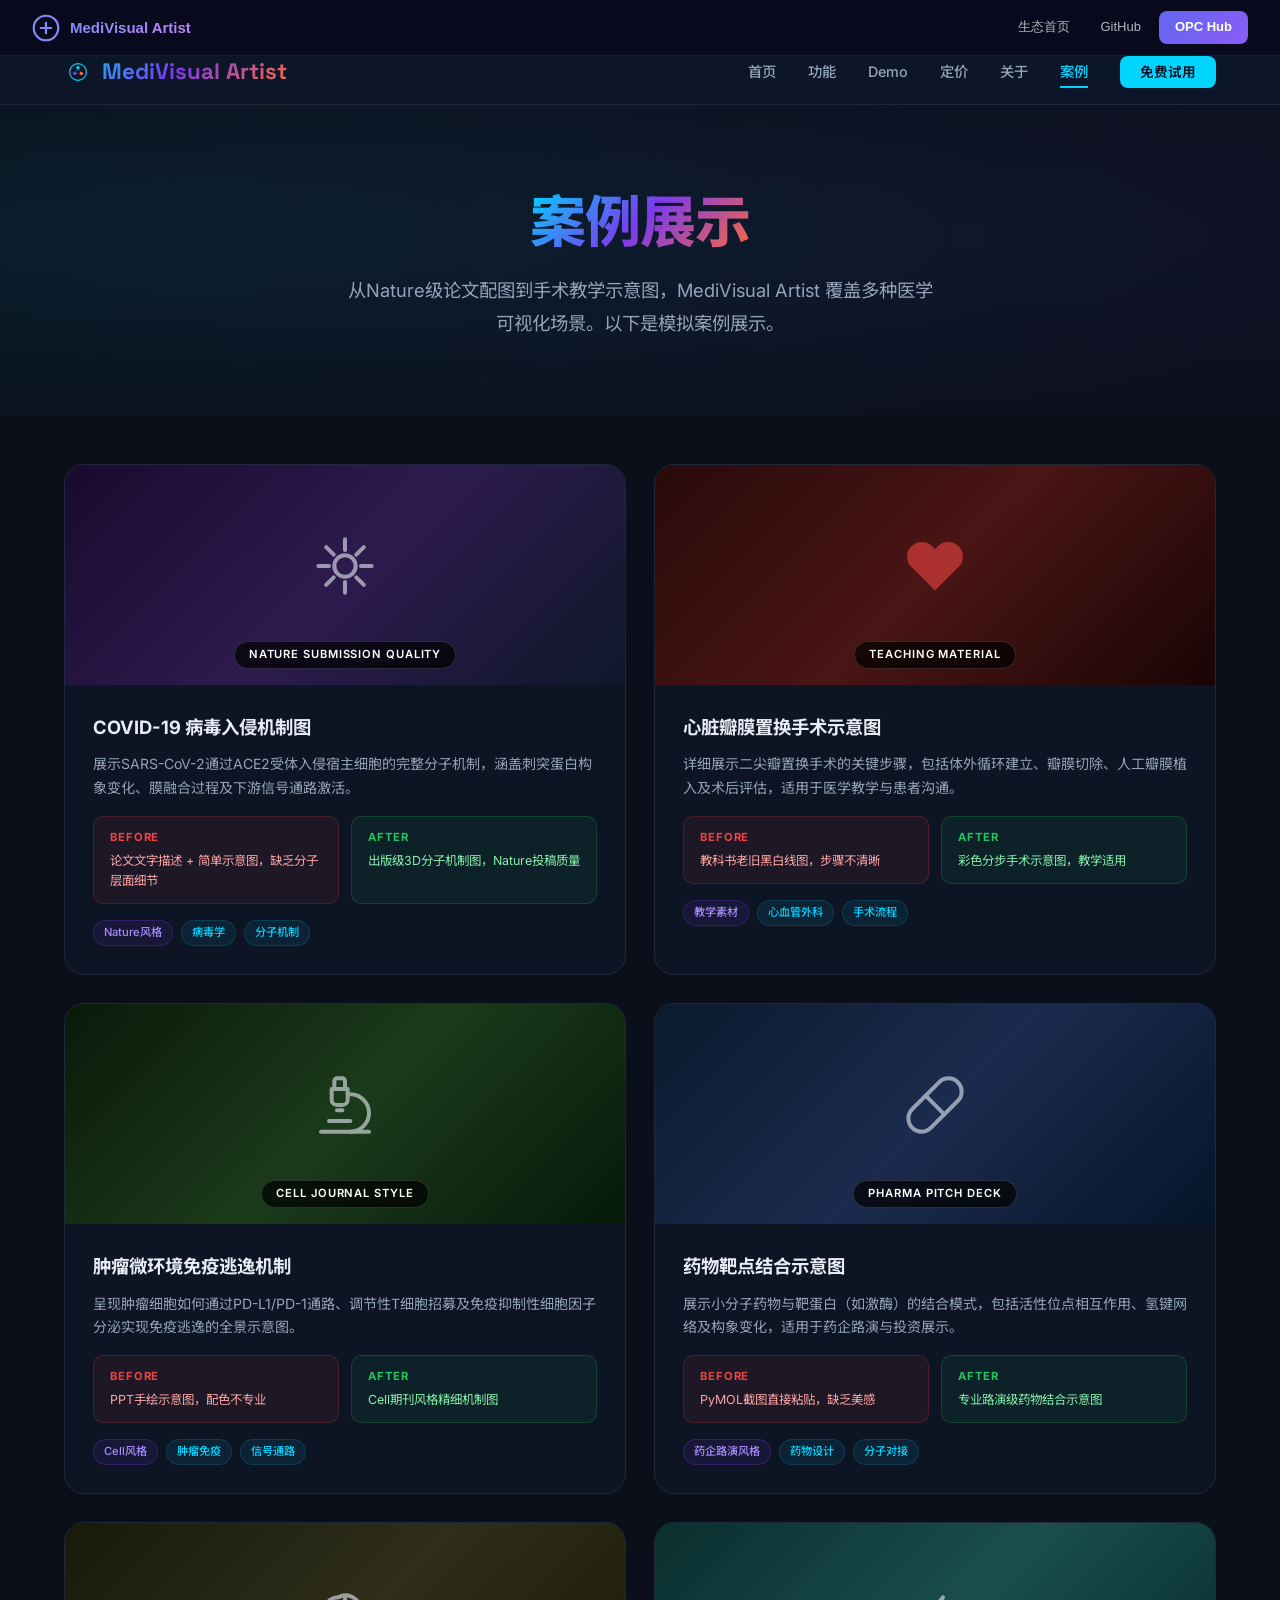
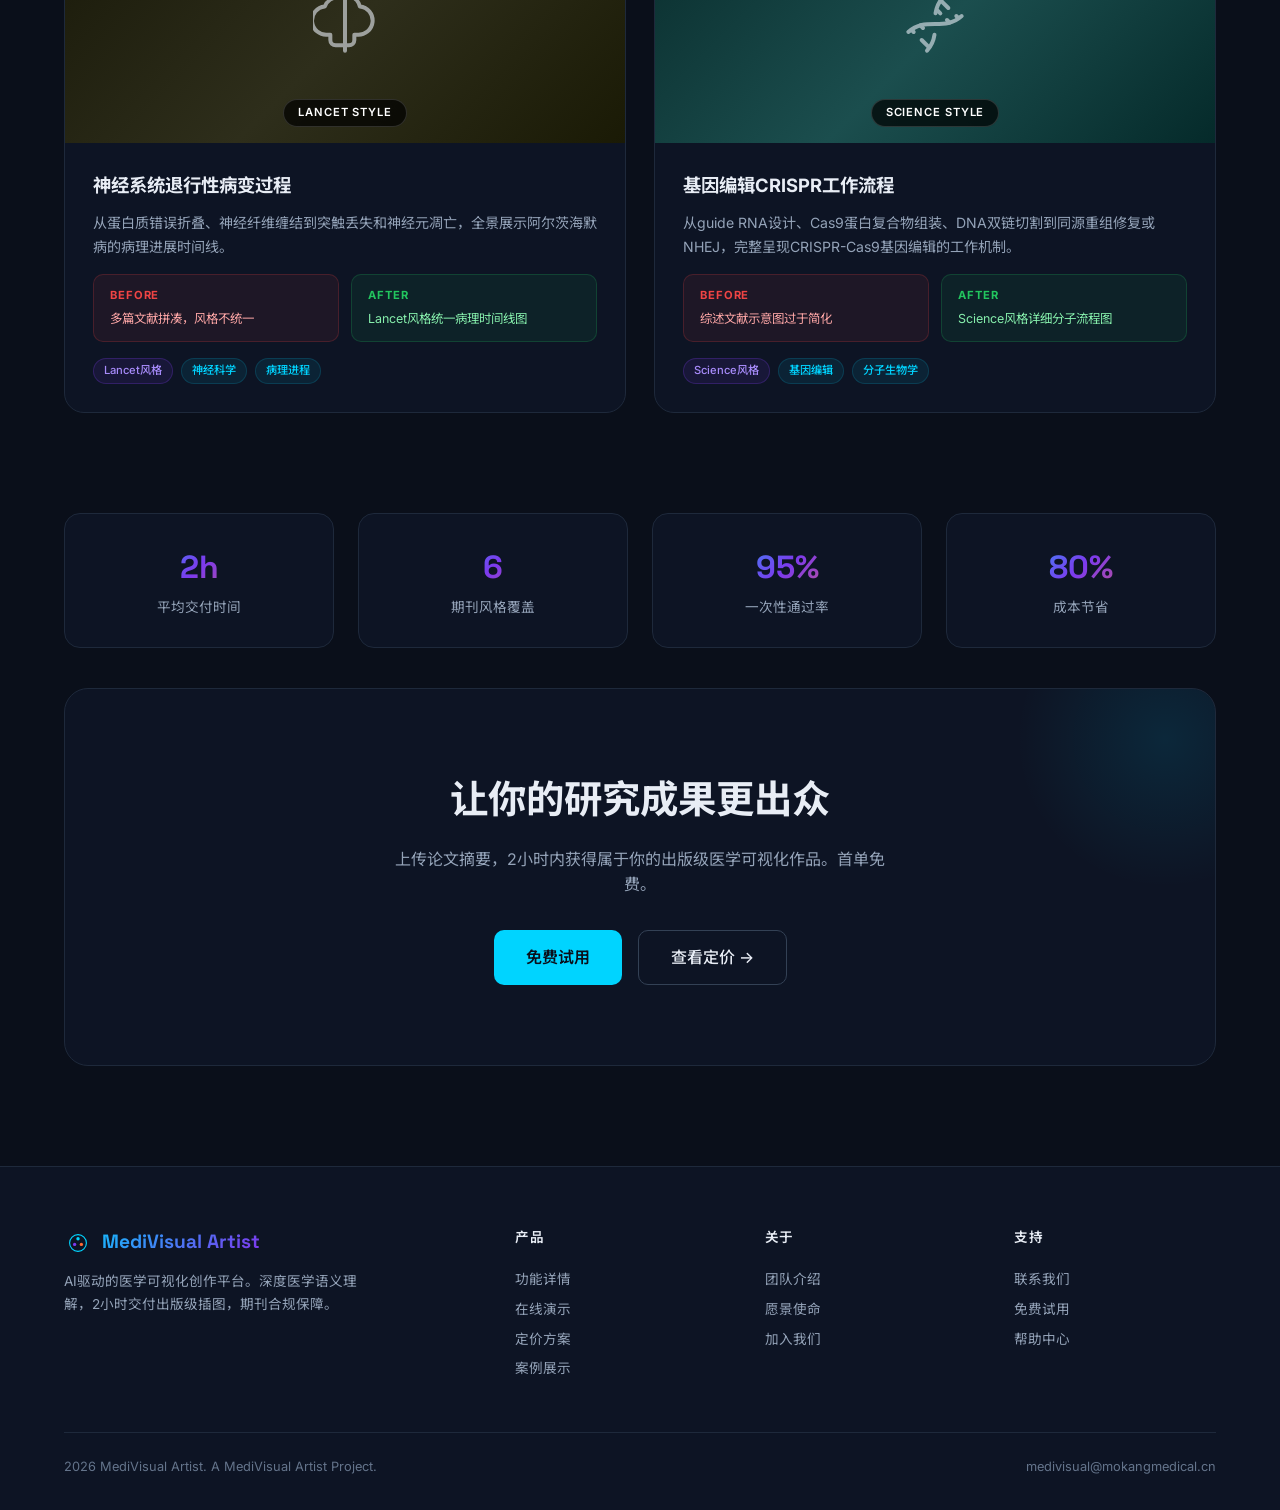
<file: docs/portfolio.html>
<!DOCTYPE html>
<html lang="zh-CN">
<head>
<link rel="preconnect" href="https://fonts.googleapis.com">
<link rel="preconnect" href="https://fonts.gstatic.com" crossorigin>
<link rel="dns-prefetch" href="https://api.openai.com">

<meta charset="UTF-8">
<meta name="viewport" content="width=device-width, initial-scale=1.0">
<title>案例展示 - MediVisual Artist</title>
<meta name="description" content="MediVisual Artist 案例展示：Nature级医学插图、教学素材、期刊配图等多种风格的AI生成医学可视化作品。">
<link rel="icon" href="data:image/svg+xml,<svg xmlns='http://www.w3.org/2000/svg' viewBox='0 0 100 100'><rect width='100' height='100' rx='20' fill='%230a0f1a'/><circle cx='50' cy='50' r='30' fill='none' stroke='%2300d4ff' stroke-width='4'/><circle cx='50' cy='35' r='6' fill='%2300d4ff'/><circle cx='38' cy='55' r='6' fill='%237c3aed'/><circle cx='62' cy='55' r='6' fill='%23ff6b35'/></svg>">
<link href="https://fonts.googleapis.com/css2?family=Inter:wght@300;400;500;600;700;800;900&family=Space+Grotesk:wght@400;500;600;700&family=Noto+Sans+SC:wght@300;400;500;700;900&display=swap" rel="stylesheet">
<link rel="stylesheet" href="styles.css">
<style>
*,*::before,*::after{margin:0;padding:0;box-sizing:border-box}
:root{
  --primary:#00d4ff;--primary-dark:#0099cc;--accent:#ff6b35;
  --bg:#0a0f1a;--bg2:#0d1424;--bg3:#111827;--bg4:#1a2332;
  --text:#e8edf5;--text2:#94a3b8;--text3:#64748b;
  --border:#1e293b;--border2:#334155;
  --gradient:linear-gradient(135deg,#00d4ff,#7c3aed,#ff6b35);
  --glow:0 0 40px rgba(0,212,255,.15);
}
html{scroll-behavior:smooth;font-size:16px}
body{font-family:'Inter','Noto Sans SC',sans-serif;background:var(--bg);color:var(--text);line-height:1.6;overflow-x:hidden}
a{color:var(--primary);text-decoration:none;transition:.3s}
a:hover{color:#fff}
.container{max-width:1200px;margin:0 auto;padding:0 24px}

/* Nav */
nav{position:fixed;top:0;left:0;right:0;z-index:1000;background:rgba(10,15,26,.92);backdrop-filter:blur(20px);border-bottom:1px solid var(--border);padding:0 24px}
.nav-inner{max-width:1200px;margin:0 auto;display:flex;align-items:center;justify-content:space-between;height:64px}
.logo{font-family:'Space Grotesk',sans-serif;font-size:1.4rem;font-weight:700;background:var(--gradient);-webkit-background-clip:text;-webkit-text-fill-color:transparent}
.nav-links{display:flex;gap:32px;list-style:none}
.nav-links a{color:var(--text2);font-size:.9rem;font-weight:500;transition:.3s}
.nav-links a:hover,.nav-links a.active{color:var(--primary)}
.nav-cta{background:var(--primary);color:var(--bg)!important;padding:8px 20px;border-radius:8px;font-weight:600;font-size:.85rem;transition:.3s}
.nav-cta:hover{background:#fff;transform:translateY(-1px)}
.mobile-toggle{display:none;background:none;border:none;color:var(--text);font-size:1.5rem;cursor:pointer}

/* Hero */
.hero{min-height:40vh;display:flex;align-items:center;position:relative;overflow:hidden;padding-top:120px;padding-bottom:60px}
.hero::before{content:'';position:absolute;top:-50%;left:-50%;width:200%;height:200%;background:radial-gradient(ellipse at 30% 50%,rgba(0,212,255,.08),transparent 50%),radial-gradient(ellipse at 70% 50%,rgba(124,58,237,.06),transparent 50%);animation:heroPulse 8s ease-in-out infinite}
@keyframes heroPulse{0%,100%{opacity:.6}50%{opacity:1}}
.hero-content{position:relative;z-index:2;max-width:800px;text-align:center;margin:0 auto}
.hero h1{font-family:'Space Grotesk','Noto Sans SC',sans-serif;font-size:clamp(2.5rem,5vw,3.5rem);font-weight:800;line-height:1.1;margin-bottom:20px;letter-spacing:-.02em}
.hero h1 span{background:var(--gradient);-webkit-background-clip:text;-webkit-text-fill-color:transparent}
.hero p{font-size:1.15rem;color:var(--text2);max-width:600px;margin:0 auto;line-height:1.8}

/* Section */
section{padding:100px 0}
.section-label{display:inline-block;font-size:.75rem;font-weight:600;text-transform:uppercase;letter-spacing:.15em;color:var(--primary);margin-bottom:12px;padding:4px 12px;background:rgba(0,212,255,.1);border-radius:4px}
.section-title{font-family:'Space Grotesk','Noto Sans SC',sans-serif;font-size:clamp(1.8rem,3vw,2.5rem);font-weight:700;margin-bottom:16px}
.section-desc{color:var(--text2);max-width:600px;font-size:1.05rem;line-height:1.8}

/* Portfolio Grid */
.portfolio-grid{display:grid;grid-template-columns:repeat(2,1fr);gap:28px;margin-top:48px}
.portfolio-card{background:var(--bg2);border:1px solid var(--border);border-radius:20px;overflow:hidden;transition:.4s;position:relative}
.portfolio-card:hover{border-color:var(--primary);transform:translateY(-6px);box-shadow:var(--glow)}
.portfolio-card:hover .portfolio-visual{filter:brightness(1.1)}

/* Visual placeholder */
.portfolio-visual{height:220px;position:relative;overflow:hidden;display:flex;align-items:center;justify-content:center}
.portfolio-visual .placeholder-art{font-size:4rem;opacity:.6}
.portfolio-visual .overlay{position:absolute;inset:0;display:flex;align-items:flex-end;justify-content:center;padding:16px}
.portfolio-visual .style-badge{padding:4px 14px;background:rgba(0,0,0,.7);backdrop-filter:blur(8px);border:1px solid rgba(255,255,255,.15);border-radius:100px;font-size:.7rem;font-weight:600;color:#fff;text-transform:uppercase;letter-spacing:.08em}

/* Visual backgrounds */
.case-covid{background:linear-gradient(135deg,#1a0a2e,#2d1b4e,#0f172a)}
.case-heart{background:linear-gradient(135deg,#2a0a0a,#4a1515,#1a0505)}
.case-tumor{background:linear-gradient(135deg,#0a1a0a,#1b3a1b,#051a0a)}
.case-drug{background:linear-gradient(135deg,#0a1a2e,#1b2b4e,#05152a)}
.case-neuro{background:linear-gradient(135deg,#1a1a0a,#2e2e1b,#1a1a05)}
.case-crispr{background:linear-gradient(135deg,#0a2e2e,#1b4e4e,#052a2a)}

/* Card content */
.portfolio-body{padding:28px}
.portfolio-body h3{font-size:1.15rem;font-weight:700;margin-bottom:10px}
.portfolio-body p{color:var(--text2);font-size:.88rem;line-height:1.7;margin-bottom:16px}

/* Before/After concept */
.ba-concept{display:flex;gap:12px;margin-bottom:16px}
.ba-box{flex:1;padding:12px 16px;border-radius:10px;font-size:.78rem;line-height:1.6}
.ba-before{background:rgba(239,68,68,.08);border:1px solid rgba(239,68,68,.2);color:#fca5a5}
.ba-before strong{display:block;font-size:.7rem;text-transform:uppercase;letter-spacing:.08em;color:#ef4444;margin-bottom:4px}
.ba-after{background:rgba(34,197,94,.08);border:1px solid rgba(34,197,94,.2);color:#86efac}
.ba-after strong{display:block;font-size:.7rem;text-transform:uppercase;letter-spacing:.08em;color:#22c55e;margin-bottom:4px}

.portfolio-meta{display:flex;align-items:center;gap:8px;flex-wrap:wrap}
.meta-tag{padding:3px 10px;background:rgba(0,212,255,.08);border:1px solid rgba(0,212,255,.15);border-radius:100px;font-size:.7rem;color:var(--primary);font-weight:500}
.meta-tag.style-tag{background:rgba(124,58,237,.1);border-color:rgba(124,58,237,.25);color:#a78bfa}

/* CTA */
.cta{background:var(--bg2);border:1px solid var(--border);border-radius:24px;padding:80px 60px;text-align:center;position:relative;overflow:hidden}
.cta::before{content:'';position:absolute;top:-100px;right:-100px;width:300px;height:300px;background:radial-gradient(circle,rgba(0,212,255,.1),transparent 70%);border-radius:50%}
.cta h2{font-family:'Space Grotesk','Noto Sans SC',sans-serif;font-size:clamp(1.8rem,3vw,2.5rem);font-weight:700;margin-bottom:16px}
.cta p{color:var(--text2);max-width:500px;margin:0 auto 32px;font-size:1rem}
.cta-buttons{display:flex;gap:16px;justify-content:center;flex-wrap:wrap}
.btn-primary{display:inline-flex;align-items:center;gap:8px;padding:14px 32px;background:var(--primary);color:var(--bg);border-radius:10px;font-weight:600;font-size:1rem;transition:.3s;border:none;cursor:pointer}
.btn-primary:hover{background:#fff;transform:translateY(-2px);box-shadow:0 8px 30px rgba(0,212,255,.3)}
.btn-outline{display:inline-flex;align-items:center;gap:8px;padding:14px 32px;background:transparent;color:var(--text);border:1px solid var(--border2);border-radius:10px;font-weight:500;font-size:1rem;transition:.3s;cursor:pointer}
.btn-outline:hover{border-color:var(--primary);color:var(--primary)}

/* Footer */
footer{padding:60px 0 32px;border-top:1px solid var(--border)}
.footer-grid{display:grid;grid-template-columns:2fr 1fr 1fr 1fr;gap:48px;margin-bottom:48px}
.footer-brand .logo{font-size:1.2rem;margin-bottom:12px}
.footer-brand p{color:var(--text2);font-size:.85rem;line-height:1.7;max-width:300px}
.footer-col h4{font-size:.85rem;font-weight:600;margin-bottom:16px;text-transform:uppercase;letter-spacing:.05em}
.footer-col a{display:block;color:var(--text2);font-size:.85rem;padding:4px 0;transition:.3s}
.footer-col a:hover{color:var(--primary)}
.footer-bottom{display:flex;justify-content:space-between;align-items:center;padding-top:24px;border-top:1px solid var(--border);font-size:.8rem;color:var(--text3)}

/* Responsive */
@media(max-width:1024px){
  .footer-grid{grid-template-columns:1fr 1fr}
}
@media(max-width:768px){
  .nav-links{display:none}
  .mobile-toggle{display:block}
  .portfolio-grid{grid-template-columns:1fr}
  .hero-buttons{flex-direction:column}
  .footer-grid{grid-template-columns:1fr}
  .cta{padding:60px 30px}
  .ba-concept{flex-direction:column}
}
.back-top{position:fixed;bottom:32px;right:32px;width:44px;height:44px;background:var(--bg3);border:1px solid var(--border);border-radius:12px;display:flex;align-items:center;justify-content:center;cursor:pointer;opacity:0;transform:translateY(20px);transition:.3s;z-index:999;color:var(--text2)}.back-top.show{opacity:1;transform:translateY(0)}.back-top:hover{border-color:var(--primary);color:var(--primary)}
.logo svg{width:28px;height:28px}
.nav-links a{position:relative}
.nav-links a::after{content:'';position:absolute;bottom:-4px;left:0;width:0;height:2px;background:var(--primary);transition:.3s}
.nav-links a:hover::after{width:100%}
.nav-cta{background:var(--primary)!important;color:var(--bg)!important;padding:8px 20px;border-radius:8px;font-weight:600;font-size:.85rem;transition:.3s;-webkit-text-fill-color:var(--bg)!important}
.nav-cta:hover{background:#fff!important;transform:translateY(-1px)}
.nav-cta::after{display:none!important}
nav.scrolled{background:rgba(10,15,26,.98);box-shadow:0 4px 30px rgba(0,0,0,.3)}
.mobile-toggle{display:none;background:none;border:none;color:var(--text);font-size:1.5rem;cursor:pointer}
@media(max-width:768px){.nav-links{display:none}.nav-links.show{display:flex;position:fixed;top:64px;left:0;right:0;background:rgba(10,15,26,.98);backdrop-filter:blur(20px);flex-direction:column;padding:24px;gap:16px;border-bottom:1px solid var(--border)}.mobile-toggle{display:block}}
</style>
<meta property="og:title" content="案例展示 - MediVisual Artist">
<meta property="og:description" content="COVID-19、心脏瓣膜、肿瘤微环境等医学插图案例展示">
<meta property="og:type" content="website">
<meta property="og:url" content="https://mokangmedical.github.io/medivisual-artist/">
</head>
<body style="padding-top:56px!important"><nav id="opc-nav" style="position:fixed;top:0;left:0;right:0;z-index:9999;background:rgba(10,10,30,0.95);backdrop-filter:blur(20px);border-bottom:1px solid rgba(99,102,241,0.2);padding:0 2rem;height:56px;display:flex;align-items:center;justify-content:space-between;font-family:-apple-system,BlinkMacSystemFont,'Segoe UI',sans-serif">
  <a href="https://mokangmedical.github.io/opc-homepage/" style="display:flex;align-items:center;gap:10px;text-decoration:none;color:#fff;font-weight:700;font-size:15px">
    <svg width="28" height="28" viewBox="0 0 32 32" fill="none"><circle cx="16" cy="16" r="14" stroke="url(#ng1)" stroke-width="2.5"/><path d="M10 16h12M16 10v12" stroke="url(#ng1)" stroke-width="2.5" stroke-linecap="round"/><defs><linearGradient id="ng1" x1="0" y1="0" x2="32" y2="32"><stop stop-color="#818cf8"/><stop offset="1" stop-color="#c084fc"/></linearGradient></defs></svg>
    <span style="background:linear-gradient(135deg,#818cf8,#c084fc);-webkit-background-clip:text;-webkit-text-fill-color:transparent">MediVisual Artist</span>
  </a>
  <div style="display:flex;gap:6px;align-items:center">
    <a href="https://mokangmedical.github.io/opc-homepage/" style="color:rgba(255,255,255,0.7);text-decoration:none;font-size:13px;padding:6px 12px;border-radius:8px">生态首页</a>
    <a href="https://github.com/MoKangMedical/medivisual-artist" target="_blank" style="color:rgba(255,255,255,0.7);text-decoration:none;font-size:13px;padding:6px 12px;border-radius:8px">GitHub</a>
    <a href="https://mokangmedical.github.io/opc-alliance/" style="background:linear-gradient(135deg,#6366f1,#8b5cf6);color:#fff;padding:6px 16px;border-radius:8px;font-weight:600;font-size:13px;text-decoration:none">OPC Hub</a>
  </div>
</nav>
<!-- Nav -->
  <nav id="navbar">
  <div class="nav-inner">
    <a href="index.html" class="logo">
      <svg viewBox="0 0 100 100" fill="none"><circle cx="50" cy="50" r="30" stroke="url(#navlg)" stroke-width="4"/><circle cx="50" cy="35" r="6" fill="#00d4ff"/><circle cx="38" cy="55" r="6" fill="#7c3aed"/><circle cx="62" cy="55" r="6" fill="#ff6b35"/><line x1="50" y1="41" x2="38" y2="49" stroke="#00d4ff" stroke-width="2" opacity=".5"/><line x1="50" y1="41" x2="62" y2="49" stroke="#00d4ff" stroke-width="2" opacity=".5"/><line x1="38" y1="55" x2="62" y2="55" stroke="#00d4ff" stroke-width="2" opacity=".5"/><defs><linearGradient id="navlg" x1="20" y1="20" x2="80" y2="80"><stop stop-color="#00d4ff"/><stop offset="1" stop-color="#7c3aed"/></linearGradient></defs></svg>
      MediVisual Artist
    </a>
    <ul class="nav-links" id="navLinks">
      <li><a href="index.html">首页</a></li>
      <li><a href="features.html">功能</a></li>
      <li><a href="demo.html">Demo</a></li>
      <li><a href="pricing.html">定价</a></li>
      <li><a href="about.html">关于</a></li>
      <li><a href="portfolio.html" class="active">案例</a></li>
      <li><a href="demo.html" class="nav-cta">免费试用</a></li>
    </ul>
    <button class="mobile-toggle" onclick="document.getElementById('navLinks').classList.toggle('show')">
      <svg width="24" height="24" viewBox="0 0 24 24" fill="none" stroke="currentColor" stroke-width="2"><line x1="3" y1="6" x2="21" y2="6"/><line x1="3" y1="12" x2="21" y2="12"/><line x1="3" y1="18" x2="21" y2="18"/></svg>
    </button>
  </div>
  </nav>

<!-- Hero -->
<section class="hero">
<div class="container">
  <div class="hero-content">
    <h1><span>案例展示</span></h1>
    <p>从Nature级论文配图到手术教学示意图，MediVisual Artist 覆盖多种医学可视化场景。以下是模拟案例展示。</p>
  </div>
</div>
</section>

<!-- Portfolio Grid -->
<section style="padding-top:0">
<div class="container">
  <div class="portfolio-grid">

    <!-- Case 1 -->
    <div class="portfolio-card">
      <div class="portfolio-visual case-covid">
        <div class="placeholder-art"><svg width="64" height="64" viewBox="0 0 24 24" fill="none" stroke="currentColor" stroke-width="1.5" stroke-linecap="round" stroke-linejoin="round"><circle cx="12" cy="12" r="4"/><path d="M12 2v4"/><path d="M12 18v4"/><path d="M4.93 4.93l2.83 2.83"/><path d="M16.24 16.24l2.83 2.83"/><path d="M2 12h4"/><path d="M18 12h4"/><path d="M4.93 19.07l2.83-2.83"/><path d="M16.24 7.76l2.83-2.83"/></svg></div>
        <div class="overlay"><span class="style-badge">Nature Submission Quality</span></div>
      </div>
      <div class="portfolio-body">
        <h3>COVID-19 病毒入侵机制图</h3>
        <p>展示SARS-CoV-2通过ACE2受体入侵宿主细胞的完整分子机制，涵盖刺突蛋白构象变化、膜融合过程及下游信号通路激活。</p>
        <div class="ba-concept">
          <div class="ba-box ba-before"><strong>Before</strong>论文文字描述 + 简单示意图，缺乏分子层面细节</div>
          <div class="ba-box ba-after"><strong>After</strong>出版级3D分子机制图，Nature投稿质量</div>
        </div>
        <div class="portfolio-meta">
          <span class="meta-tag style-tag">Nature风格</span>
          <span class="meta-tag">病毒学</span>
          <span class="meta-tag">分子机制</span>
        </div>
      </div>
    </div>

    <!-- Case 2 -->
    <div class="portfolio-card">
      <div class="portfolio-visual case-heart">
        <div class="placeholder-art"><svg width="64" height="64" viewBox="0 0 24 24" fill="#ef4444" stroke="none"><path d="M20.84 4.61a5.5 5.5 0 0 0-7.78 0L12 5.67l-1.06-1.06a5.5 5.5 0 0 0-7.78 7.78l1.06 1.06L12 21.23l7.78-7.78 1.06-1.06a5.5 5.5 0 0 0 0-7.78z"/></svg></div>
        <div class="overlay"><span class="style-badge">Teaching Material</span></div>
      </div>
      <div class="portfolio-body">
        <h3>心脏瓣膜置换手术示意图</h3>
        <p>详细展示二尖瓣置换手术的关键步骤，包括体外循环建立、瓣膜切除、人工瓣膜植入及术后评估，适用于医学教学与患者沟通。</p>
        <div class="ba-concept">
          <div class="ba-box ba-before"><strong>Before</strong>教科书老旧黑白线图，步骤不清晰</div>
          <div class="ba-box ba-after"><strong>After</strong>彩色分步手术示意图，教学适用</div>
        </div>
        <div class="portfolio-meta">
          <span class="meta-tag style-tag">教学素材</span>
          <span class="meta-tag">心血管外科</span>
          <span class="meta-tag">手术流程</span>
        </div>
      </div>
    </div>

    <!-- Case 3 -->
    <div class="portfolio-card">
      <div class="portfolio-visual case-tumor">
        <div class="placeholder-art"><svg width="64" height="64" viewBox="0 0 24 24" fill="none" stroke="currentColor" stroke-width="1.5" stroke-linecap="round" stroke-linejoin="round"><path d="M6 18h8"/><path d="M3 22h18"/><path d="M14 22a7 7 0 1 0 0-14h-1"/><path d="M9 14h2"/><path d="M9 12a2 2 0 0 1-2-2V6h6v4a2 2 0 0 1-2 2Z"/><path d="M12 6V3a1 1 0 0 0-1-1H9a1 1 0 0 0-1 1v3"/></svg></div>
        <div class="overlay"><span class="style-badge">Cell Journal Style</span></div>
      </div>
      <div class="portfolio-body">
        <h3>肿瘤微环境免疫逃逸机制</h3>
        <p>呈现肿瘤细胞如何通过PD-L1/PD-1通路、调节性T细胞招募及免疫抑制性细胞因子分泌实现免疫逃逸的全景示意图。</p>
        <div class="ba-concept">
          <div class="ba-box ba-before"><strong>Before</strong>PPT手绘示意图，配色不专业</div>
          <div class="ba-box ba-after"><strong>After</strong>Cell期刊风格精细机制图</div>
        </div>
        <div class="portfolio-meta">
          <span class="meta-tag style-tag">Cell风格</span>
          <span class="meta-tag">肿瘤免疫</span>
          <span class="meta-tag">信号通路</span>
        </div>
      </div>
    </div>

    <!-- Case 4 -->
    <div class="portfolio-card">
      <div class="portfolio-visual case-drug">
        <div class="placeholder-art"><svg width="64" height="64" viewBox="0 0 24 24" fill="none" stroke="currentColor" stroke-width="1.5" stroke-linecap="round" stroke-linejoin="round"><path d="m10.5 20.5 10-10a4.95 4.95 0 1 0-7-7l-10 10a4.95 4.95 0 1 0 7 7Z"/><path d="m8.5 8.5 7 7"/></svg></div>
        <div class="overlay"><span class="style-badge">Pharma Pitch Deck</span></div>
      </div>
      <div class="portfolio-body">
        <h3>药物靶点结合示意图</h3>
        <p>展示小分子药物与靶蛋白（如激酶）的结合模式，包括活性位点相互作用、氢键网络及构象变化，适用于药企路演与投资展示。</p>
        <div class="ba-concept">
          <div class="ba-box ba-before"><strong>Before</strong>PyMOL截图直接粘贴，缺乏美感</div>
          <div class="ba-box ba-after"><strong>After</strong>专业路演级药物结合示意图</div>
        </div>
        <div class="portfolio-meta">
          <span class="meta-tag style-tag">药企路演风格</span>
          <span class="meta-tag">药物设计</span>
          <span class="meta-tag">分子对接</span>
        </div>
      </div>
    </div>

    <!-- Case 5 -->
    <div class="portfolio-card">
      <div class="portfolio-visual case-neuro">
        <div class="placeholder-art"><svg width="64" height="64" viewBox="0 0 24 24" fill="none" stroke="currentColor" stroke-width="1.5" stroke-linecap="round" stroke-linejoin="round"><path d="M9.5 2a5.5 5.5 0 0 0-5.08 3.41A4.5 4.5 0 0 0 5.5 16h1V18a2 2 0 0 0 2 2h5a2 2 0 0 0 2-2v-2h1a4.5 4.5 0 0 0 1.08-10.59A5.5 5.5 0 0 0 9.5 2z"/><path d="M12 2v20"/></svg></div>
        <div class="overlay"><span class="style-badge">Lancet Style</span></div>
      </div>
      <div class="portfolio-body">
        <h3>神经系统退行性病变过程</h3>
        <p>从蛋白质错误折叠、神经纤维缠结到突触丢失和神经元凋亡，全景展示阿尔茨海默病的病理进展时间线。</p>
        <div class="ba-concept">
          <div class="ba-box ba-before"><strong>Before</strong>多篇文献拼凑，风格不统一</div>
          <div class="ba-box ba-after"><strong>After</strong>Lancet风格统一病理时间线图</div>
        </div>
        <div class="portfolio-meta">
          <span class="meta-tag style-tag">Lancet风格</span>
          <span class="meta-tag">神经科学</span>
          <span class="meta-tag">病理进程</span>
        </div>
      </div>
    </div>

    <!-- Case 6 -->
    <div class="portfolio-card">
      <div class="portfolio-visual case-crispr">
        <div class="placeholder-art"><svg width="64" height="64" viewBox="0 0 24 24" fill="none" stroke="currentColor" stroke-width="1.5" stroke-linecap="round" stroke-linejoin="round"><path d="M2 15c6.667-6 13.333 0 20-6"/><path d="M9 22c1.798-1.998 2.518-3.995 2.807-5.993"/><path d="M15 2c-1.798 1.998-2.518 3.995-2.807 5.993"/><path d="m17 6-2.5-2.5"/><path d="m14 8-1-1"/><path d="m7 18 2.5 2.5"/><path d="m3.5 14.5.5.5"/><path d="m20 9 .5.5"/><path d="m6.5 12.5 1 1"/><path d="m16.5 10.5 1 1"/></svg></div>
        <div class="overlay"><span class="style-badge">Science Style</span></div>
      </div>
      <div class="portfolio-body">
        <h3>基因编辑CRISPR工作流程</h3>
        <p>从guide RNA设计、Cas9蛋白复合物组装、DNA双链切割到同源重组修复或NHEJ，完整呈现CRISPR-Cas9基因编辑的工作机制。</p>
        <div class="ba-concept">
          <div class="ba-box ba-before"><strong>Before</strong>综述文献示意图过于简化</div>
          <div class="ba-box ba-after"><strong>After</strong>Science风格详细分子流程图</div>
        </div>
        <div class="portfolio-meta">
          <span class="meta-tag style-tag">Science风格</span>
          <span class="meta-tag">基因编辑</span>
          <span class="meta-tag">分子生物学</span>
        </div>
      </div>
    </div>

  </div>
</div>
</section>

<!-- Stats callout -->
<section style="padding-top:0;padding-bottom:40px">
<div class="container">
  <div style="display:grid;grid-template-columns:repeat(4,1fr);gap:24px;text-align:center">
    <div style="padding:28px;background:var(--bg2);border:1px solid var(--border);border-radius:16px">
      <div style="font-family:'Space Grotesk',sans-serif;font-size:2rem;font-weight:700;background:var(--gradient);-webkit-background-clip:text;-webkit-text-fill-color:transparent">2h</div>
      <div style="color:var(--text2);font-size:.85rem;margin-top:4px">平均交付时间</div>
    </div>
    <div style="padding:28px;background:var(--bg2);border:1px solid var(--border);border-radius:16px">
      <div style="font-family:'Space Grotesk',sans-serif;font-size:2rem;font-weight:700;background:var(--gradient);-webkit-background-clip:text;-webkit-text-fill-color:transparent">6</div>
      <div style="color:var(--text2);font-size:.85rem;margin-top:4px">期刊风格覆盖</div>
    </div>
    <div style="padding:28px;background:var(--bg2);border:1px solid var(--border);border-radius:16px">
      <div style="font-family:'Space Grotesk',sans-serif;font-size:2rem;font-weight:700;background:var(--gradient);-webkit-background-clip:text;-webkit-text-fill-color:transparent">95%</div>
      <div style="color:var(--text2);font-size:.85rem;margin-top:4px">一次性通过率</div>
    </div>
    <div style="padding:28px;background:var(--bg2);border:1px solid var(--border);border-radius:16px">
      <div style="font-family:'Space Grotesk',sans-serif;font-size:2rem;font-weight:700;background:var(--gradient);-webkit-background-clip:text;-webkit-text-fill-color:transparent">80%</div>
      <div style="color:var(--text2);font-size:.85rem;margin-top:4px">成本节省</div>
    </div>
  </div>
</div>
</section>

<!-- CTA -->
<section style="padding-top:0">
<div class="container">
  <div class="cta">
    <h2>让你的研究成果更出众</h2>
    <p>上传论文摘要，2小时内获得属于你的出版级医学可视化作品。首单免费。</p>
    <div class="cta-buttons">
      <a href="index.html#contact" class="btn-primary">免费试用</a>
      <a href="pricing.html" class="btn-outline">查看定价 →</a>
    </div>
  </div>
</div>
</section>

<!-- Footer -->
  <footer>
  <div class="container">
    <div class="footer-grid">
      <div class="footer-brand">
        <div class="logo">
          <svg width="24" height="24" viewBox="0 0 100 100" fill="none"><circle cx="50" cy="50" r="30" stroke="url(#ftlg)" stroke-width="4"/><circle cx="50" cy="35" r="6" fill="#00d4ff"/><circle cx="38" cy="55" r="6" fill="#7c3aed"/><circle cx="62" cy="55" r="6" fill="#ff6b35"/><defs><linearGradient id="ftlg" x1="20" y1="20" x2="80" y2="80"><stop stop-color="#00d4ff"/><stop offset="1" stop-color="#7c3aed"/></linearGradient></defs></svg>
          MediVisual Artist
        </div>
        <p>AI驱动的医学可视化创作平台。深度医学语义理解，2小时交付出版级插图，期刊合规保障。</p>
      </div>
      <div class="footer-col">
        <h4>产品</h4>
        <a href="features.html">功能详情</a>
        <a href="demo.html">在线演示</a>
        <a href="pricing.html">定价方案</a>
        <a href="portfolio.html">案例展示</a>
      </div>
      <div class="footer-col">
        <h4>关于</h4>
        <a href="about.html">团队介绍</a>
        <a href="about.html#vision">愿景使命</a>
        <a href="mailto:medivisual@mokangmedical.cn">加入我们</a>
      </div>
      <div class="footer-col">
        <h4>支持</h4>
        <a href="mailto:medivisual@mokangmedical.cn">联系我们</a>
        <a href="demo.html">免费试用</a>
        <a href="mailto:medivisual@mokangmedical.cn">帮助中心</a>
      </div>
    </div>
    <div class="footer-bottom">
      <span>2026 MediVisual Artist. A MediVisual Artist Project.</span>
      <span>medivisual@mokangmedical.cn</span>
    </div>
  </div>
  </footer>
  <!-- Back to Top -->
  <button class="back-top" id="backTop" onclick="window.scrollTo({top:0,behavior:'smooth'})">
    <svg width="20" height="20" viewBox="0 0 24 24" fill="none" stroke="currentColor" stroke-width="2"><polyline points="18,15 12,9 6,15"/></svg>
  </button>
<script src="main.js"></script>
</body>
</html>
</file>
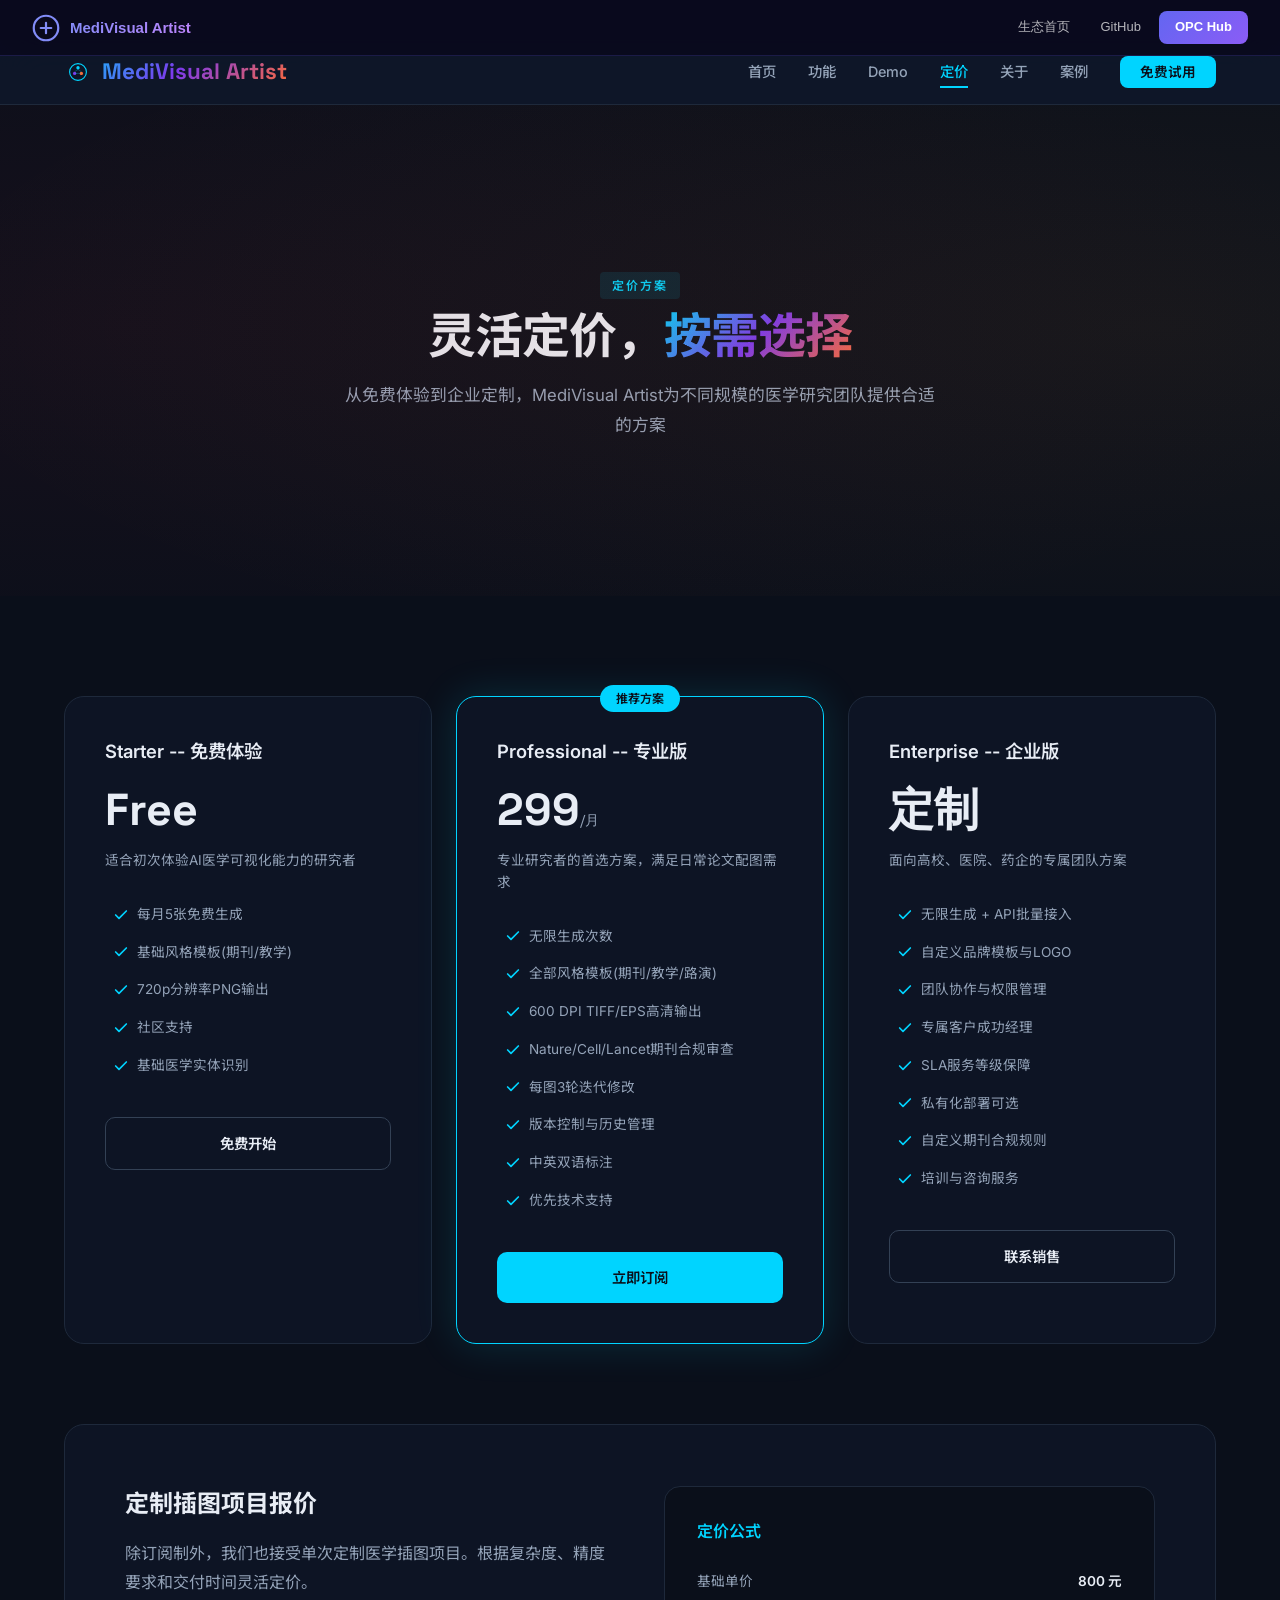
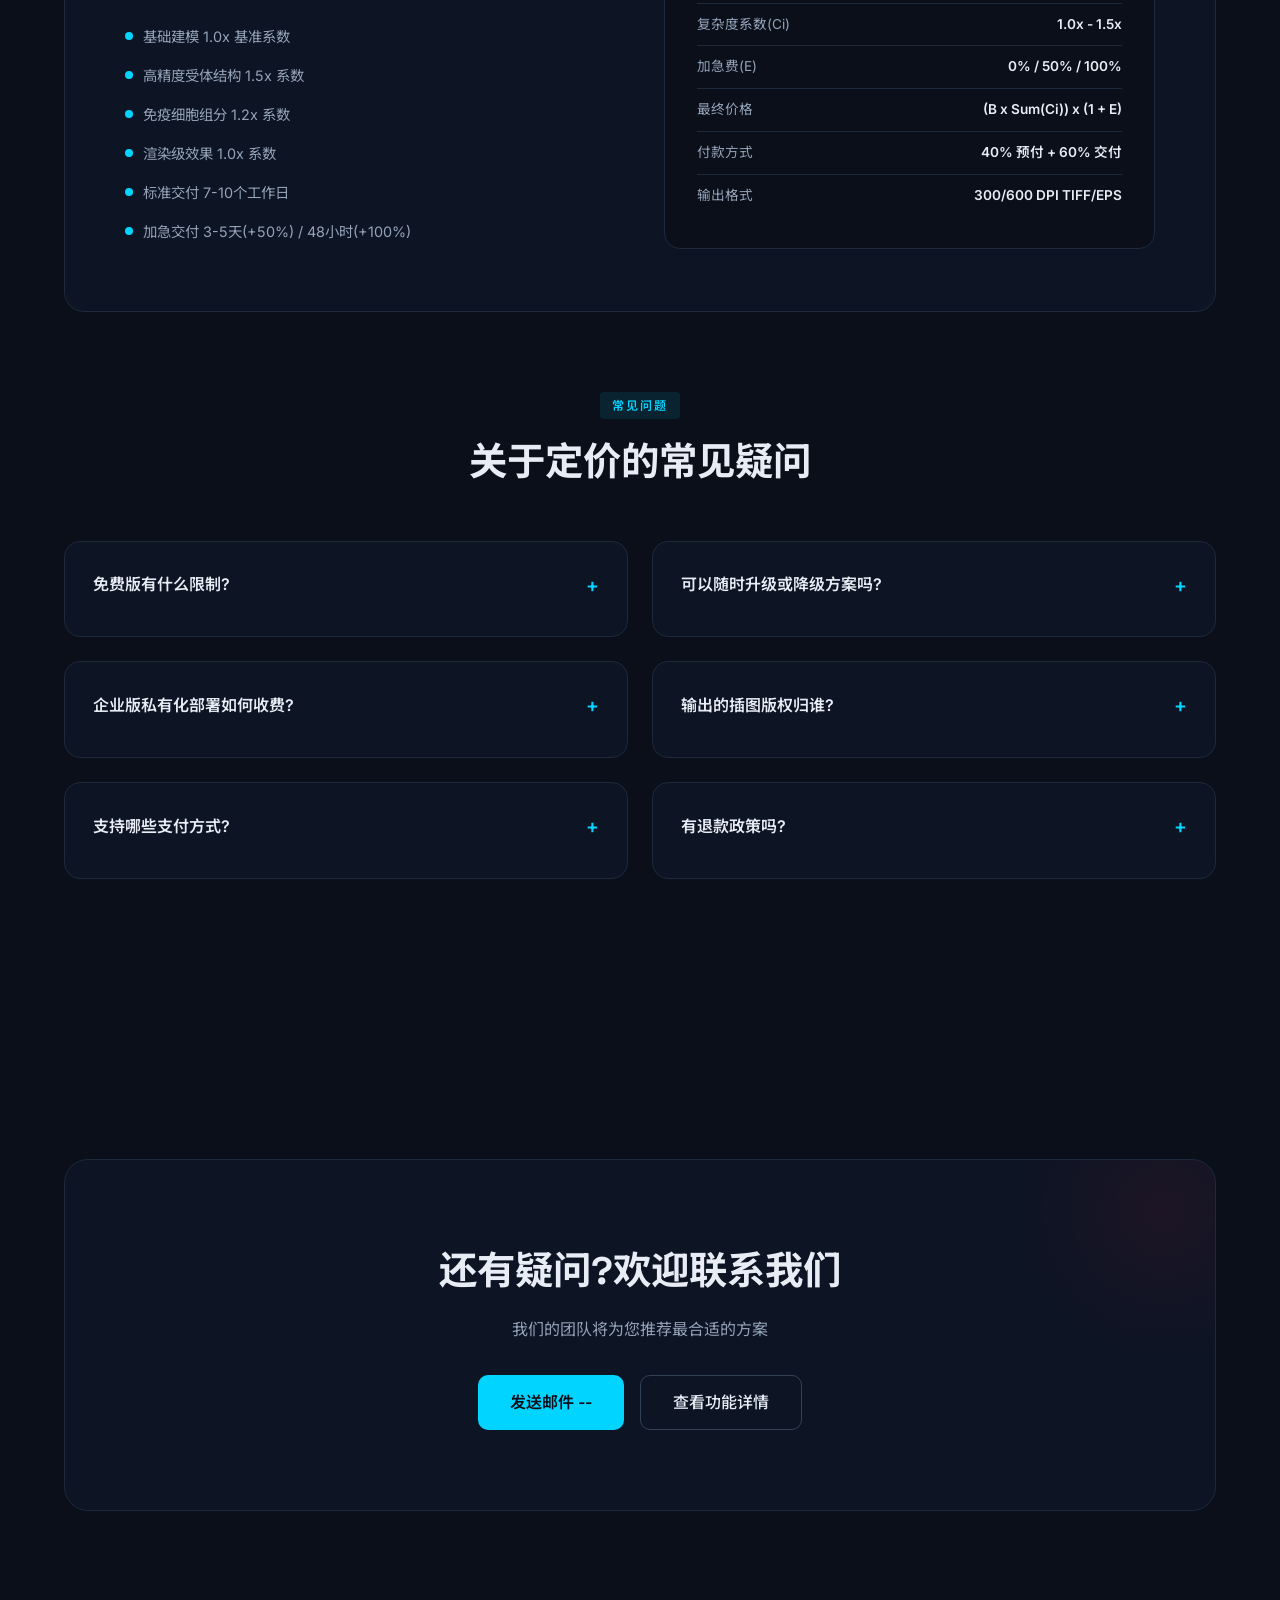
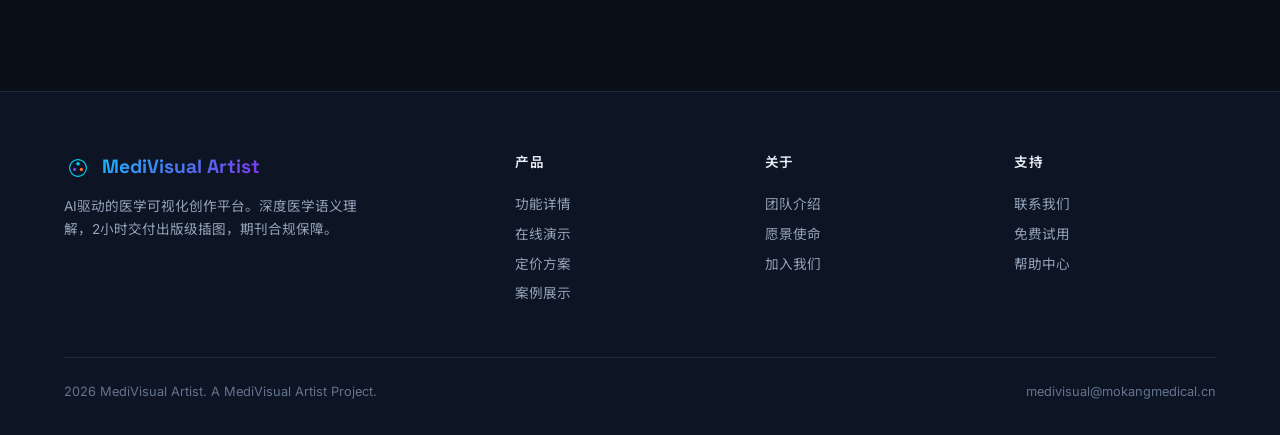
<file: docs/pricing.html>
<!DOCTYPE html>
<html lang="zh-CN">
<head>
<link rel="preconnect" href="https://fonts.googleapis.com">
<link rel="preconnect" href="https://fonts.gstatic.com" crossorigin>
<link rel="dns-prefetch" href="https://api.openai.com">

<meta charset="UTF-8">
<link rel="icon" href="data:image/svg+xml,<svg xmlns='http://www.w3.org/2000/svg' viewBox='0 0 100 100'><rect width='100' height='100' rx='20' fill='%230a0f1a'/><circle cx='50' cy='50' r='30' fill='none' stroke='%2300d4ff' stroke-width='4'/><circle cx='50' cy='35' r='6' fill='%2300d4ff'/><circle cx='38' cy='55' r='6' fill='%237c3aed'/><circle cx='62' cy='55' r='6' fill='%23ff6b35'/><line x1='50' y1='41' x2='38' y2='49' stroke='%2300d4ff' stroke-width='2' opacity='.5'/><line x1='50' y1='41' x2='62' y2='49' stroke='%2300d4ff' stroke-width='2' opacity='.5'/></svg>">
<meta name="viewport" content="width=device-width, initial-scale=1.0">
<title>定价方案 - MediVisual Artist</title>
<meta name="description" content="MediVisual Artist 定价方案：从免费试用到企业定制，灵活满足不同规模医学可视化需求。">
<link href="https://fonts.googleapis.com/css2?family=Inter:wght@300;400;500;600;700;800;900&family=Space+Grotesk:wght@400;500;600;700&family=Noto+Sans+SC:wght@300;400;500;700;900&display=swap" rel="stylesheet">
<link rel="stylesheet" href="styles.css">
<style>
*,*::before,*::after{margin:0;padding:0;box-sizing:border-box}
:root{--primary:#00d4ff;--primary-dark:#0099cc;--accent:#ff6b35;--bg:#0a0f1a;--bg2:#0d1424;--bg3:#111827;--bg4:#1a2332;--text:#e8edf5;--text2:#94a3b8;--text3:#64748b;--border:#1e293b;--border2:#334155;--gradient:linear-gradient(135deg,#00d4ff,#7c3aed,#ff6b35);--glow:0 0 40px rgba(0,212,255,.15)}
html{scroll-behavior:smooth}
body{font-family:'Inter','Noto Sans SC',sans-serif;background:var(--bg);color:var(--text);line-height:1.6;overflow-x:hidden}
a{color:var(--primary);text-decoration:none;transition:.3s}a:hover{color:#fff}
.container{max-width:1200px;margin:0 auto;padding:0 24px}
nav{position:fixed;top:0;left:0;right:0;z-index:1000;background:rgba(10,15,26,.92);backdrop-filter:blur(20px);border-bottom:1px solid var(--border);padding:0 24px}
.nav-inner{max-width:1200px;margin:0 auto;display:flex;align-items:center;justify-content:space-between;height:64px}
.logo{font-family:'Space Grotesk',sans-serif;font-size:1.4rem;font-weight:700;background:var(--gradient);-webkit-background-clip:text;-webkit-text-fill-color:transparent}
.nav-links{display:flex;gap:32px;list-style:none}.nav-links a{color:var(--text2);font-size:.9rem;font-weight:500}.nav-links a:hover{color:var(--primary)}
.nav-cta{background:var(--primary);color:var(--bg)!important;padding:8px 20px;border-radius:8px;font-weight:600;font-size:.85rem}.nav-cta:hover{background:#fff}
.mobile-toggle{display:none;background:none;border:none;color:var(--text);font-size:1.5rem;cursor:pointer}
.hero{padding:140px 0 80px;text-align:center}
.hero h1{font-family:'Space Grotesk','Noto Sans SC',sans-serif;font-size:clamp(2rem,4vw,3rem);font-weight:700;margin-bottom:16px}
.hero h1 span{background:var(--gradient);-webkit-background-clip:text;-webkit-text-fill-color:transparent}
.hero p{color:var(--text2);max-width:600px;margin:0 auto;font-size:1.05rem}
.section-label{display:inline-block;font-size:.75rem;font-weight:600;text-transform:uppercase;letter-spacing:.15em;color:var(--primary);margin-bottom:12px;padding:4px 12px;background:rgba(0,212,255,.1);border-radius:4px}
.section-title{font-family:'Space Grotesk','Noto Sans SC',sans-serif;font-size:clamp(1.8rem,3vw,2.5rem);font-weight:700;margin-bottom:16px}
.section-desc{color:var(--text2);max-width:600px;font-size:1.05rem;line-height:1.8;margin-bottom:48px}
.pricing-grid{display:grid;grid-template-columns:repeat(3,1fr);gap:24px}
.price-card{padding:40px;background:var(--bg2);border:1px solid var(--border);border-radius:20px;position:relative;transition:.3s}
.price-card.popular{border-color:var(--primary);box-shadow:var(--glow)}
.price-card.popular::before{content:'推荐方案';position:absolute;top:-12px;left:50%;transform:translateX(-50%);padding:4px 16px;background:var(--primary);color:var(--bg);font-size:.75rem;font-weight:600;border-radius:100px;white-space:nowrap}
.price-card:hover{transform:translateY(-4px)}
.price-name{font-size:1.15rem;font-weight:600;margin-bottom:8px}
.price-amount{font-family:'Space Grotesk',sans-serif;font-size:2.8rem;font-weight:700;margin-bottom:4px}
.price-amount span{font-size:.9rem;color:var(--text2);font-weight:400}
.price-desc{color:var(--text2);font-size:.85rem;margin-bottom:24px}
.price-features{list-style:none;margin-bottom:32px}
.price-features li{padding:8px 0;font-size:.85rem;color:var(--text2);display:flex;align-items:center;gap:8px}
.price-features li::before{content:''}
.price-btn{display:block;width:100%;padding:14px;text-align:center;border-radius:10px;font-weight:600;font-size:.9rem;transition:.3s;cursor:pointer;border:none;text-decoration:none}
.price-btn.primary{background:var(--primary);color:var(--bg)}.price-btn.primary:hover{background:#fff}
.price-btn.outline{background:transparent;color:var(--text);border:1px solid var(--border2)}.price-btn.outline:hover{border-color:var(--primary);color:var(--primary)}

/* Custom Pricing */
.custom-section{margin-top:80px;padding:60px;background:var(--bg2);border:1px solid var(--border);border-radius:20px}
.custom-grid{display:grid;grid-template-columns:repeat(2,1fr);gap:48px;align-items:center}
.custom-info h3{font-size:1.5rem;font-weight:700;margin-bottom:16px}
.custom-info p{color:var(--text2);line-height:1.8;margin-bottom:20px}
.custom-features{list-style:none}.custom-features li{padding:8px 0;color:var(--text2);font-size:.9rem;display:flex;align-items:center;gap:10px}
.custom-features li::before{content:'';width:8px;height:8px;background:var(--primary);border-radius:50%;flex-shrink:0}
.pricing-formula{background:var(--bg);border:1px solid var(--border);border-radius:16px;padding:32px}
.pricing-formula h4{font-size:1rem;font-weight:600;margin-bottom:16px;color:var(--primary)}
.formula-item{display:flex;justify-content:space-between;padding:10px 0;border-bottom:1px solid var(--border);font-size:.85rem}
.formula-item:last-child{border:none}
.formula-item .label{color:var(--text2)}.formula-item .value{font-weight:600;color:var(--text)}

/* FAQ */
.faq{margin-top:80px}
.faq-grid{display:grid;grid-template-columns:repeat(2,1fr);gap:24px}
.faq-item{padding:28px;background:var(--bg2);border:1px solid var(--border);border-radius:16px;cursor:pointer;transition:.3s}
.faq-item:hover{border-color:var(--primary)}
.faq-q{font-weight:600;margin-bottom:8px;display:flex;justify-content:space-between;align-items:center}
.faq-q::after{content:'+';font-size:1.2rem;color:var(--primary);transition:.3s}
.faq-item.open .faq-q::after{content:'-'}
.faq-a{color:var(--text2);font-size:.85rem;line-height:1.7;display:none}
.faq-item.open .faq-a{display:block}

/* CTA */
.cta{margin-top:80px;background:var(--bg2);border:1px solid var(--border);border-radius:24px;padding:80px 60px;text-align:center}
.cta h2{font-family:'Space Grotesk','Noto Sans SC',sans-serif;font-size:clamp(1.8rem,3vw,2.5rem);font-weight:700;margin-bottom:16px}
.cta p{color:var(--text2);max-width:500px;margin:0 auto 32px}
.cta-buttons{display:flex;gap:16px;justify-content:center;flex-wrap:wrap}
.btn-primary{display:inline-flex;align-items:center;gap:8px;padding:14px 32px;background:var(--primary);color:var(--bg);border-radius:10px;font-weight:600;font-size:1rem;transition:.3s;border:none;cursor:pointer;text-decoration:none}.btn-primary:hover{background:#fff}
.btn-outline{display:inline-flex;align-items:center;gap:8px;padding:14px 32px;background:transparent;color:var(--text);border:1px solid var(--border2);border-radius:10px;font-weight:500;font-size:1rem;transition:.3s;cursor:pointer;text-decoration:none}.btn-outline:hover{border-color:var(--primary);color:var(--primary)}

footer{padding:60px 0 32px;border-top:1px solid var(--border);margin-top:80px}
.footer-grid{display:grid;grid-template-columns:2fr 1fr 1fr 1fr;gap:48px;margin-bottom:48px}
.footer-brand .logo{font-size:1.2rem;margin-bottom:12px}
.footer-brand p{color:var(--text2);font-size:.85rem;line-height:1.7;max-width:300px}
.footer-col h4{font-size:.85rem;font-weight:600;margin-bottom:16px;text-transform:uppercase;letter-spacing:.05em}
.footer-col a{display:block;color:var(--text2);font-size:.85rem;padding:4px 0}.footer-col a:hover{color:var(--primary)}
.footer-bottom{display:flex;justify-content:space-between;align-items:center;padding-top:24px;border-top:1px solid var(--border);font-size:.8rem;color:var(--text3)}
@media(max-width:1024px){.pricing-grid,.faq-grid{grid-template-columns:repeat(2,1fr)}.custom-grid{grid-template-columns:1fr}.footer-grid{grid-template-columns:1fr 1fr}}
@media(max-width:768px){.nav-links{display:none}.mobile-toggle{display:block}.pricing-grid,.faq-grid{grid-template-columns:1fr}.footer-grid{grid-template-columns:1fr}}
.back-top{position:fixed;bottom:32px;right:32px;width:44px;height:44px;background:var(--bg3);border:1px solid var(--border);border-radius:12px;display:flex;align-items:center;justify-content:center;cursor:pointer;opacity:0;transform:translateY(20px);transition:.3s;z-index:999;color:var(--text2)}.back-top.show{opacity:1;transform:translateY(0)}.back-top:hover{border-color:var(--primary);color:var(--primary)}
.logo svg{width:28px;height:28px}
.nav-links a{position:relative}
.nav-links a::after{content:'';position:absolute;bottom:-4px;left:0;width:0;height:2px;background:var(--primary);transition:.3s}
.nav-links a:hover::after{width:100%}
.nav-cta{background:var(--primary)!important;color:var(--bg)!important;padding:8px 20px;border-radius:8px;font-weight:600;font-size:.85rem;transition:.3s;-webkit-text-fill-color:var(--bg)!important}
.nav-cta:hover{background:#fff!important;transform:translateY(-1px)}
.nav-cta::after{display:none!important}
nav.scrolled{background:rgba(10,15,26,.98);box-shadow:0 4px 30px rgba(0,0,0,.3)}
.mobile-toggle{display:none;background:none;border:none;color:var(--text);font-size:1.5rem;cursor:pointer}
@media(max-width:768px){.nav-links{display:none}.nav-links.show{display:flex;position:fixed;top:64px;left:0;right:0;background:rgba(10,15,26,.98);backdrop-filter:blur(20px);flex-direction:column;padding:24px;gap:16px;border-bottom:1px solid var(--border)}.mobile-toggle{display:block}}
.nav-links a.active{color:var(--primary)}
</style>
<meta property="og:title" content="定价方案 - MediVisual Artist">
<meta property="og:description" content="从免费试用到企业定制，灵活满足不同规模医学可视化需求">
<meta property="og:type" content="website">
<meta property="og:url" content="https://mokangmedical.github.io/medivisual-artist/">
</head>
<body style="padding-top:56px!important"><nav id="opc-nav" style="position:fixed;top:0;left:0;right:0;z-index:9999;background:rgba(10,10,30,0.95);backdrop-filter:blur(20px);border-bottom:1px solid rgba(99,102,241,0.2);padding:0 2rem;height:56px;display:flex;align-items:center;justify-content:space-between;font-family:-apple-system,BlinkMacSystemFont,'Segoe UI',sans-serif">
  <a href="https://mokangmedical.github.io/opc-homepage/" style="display:flex;align-items:center;gap:10px;text-decoration:none;color:#fff;font-weight:700;font-size:15px">
    <svg width="28" height="28" viewBox="0 0 32 32" fill="none"><circle cx="16" cy="16" r="14" stroke="url(#ng1)" stroke-width="2.5"/><path d="M10 16h12M16 10v12" stroke="url(#ng1)" stroke-width="2.5" stroke-linecap="round"/><defs><linearGradient id="ng1" x1="0" y1="0" x2="32" y2="32"><stop stop-color="#818cf8"/><stop offset="1" stop-color="#c084fc"/></linearGradient></defs></svg>
    <span style="background:linear-gradient(135deg,#818cf8,#c084fc);-webkit-background-clip:text;-webkit-text-fill-color:transparent">MediVisual Artist</span>
  </a>
  <div style="display:flex;gap:6px;align-items:center">
    <a href="https://mokangmedical.github.io/opc-homepage/" style="color:rgba(255,255,255,0.7);text-decoration:none;font-size:13px;padding:6px 12px;border-radius:8px">生态首页</a>
    <a href="https://github.com/MoKangMedical/medivisual-artist" target="_blank" style="color:rgba(255,255,255,0.7);text-decoration:none;font-size:13px;padding:6px 12px;border-radius:8px">GitHub</a>
    <a href="https://mokangmedical.github.io/opc-alliance/" style="background:linear-gradient(135deg,#6366f1,#8b5cf6);color:#fff;padding:6px 16px;border-radius:8px;font-weight:600;font-size:13px;text-decoration:none">OPC Hub</a>
  </div>
</nav>
  <nav id="navbar">
  <div class="nav-inner">
    <a href="index.html" class="logo">
      <svg viewBox="0 0 100 100" fill="none"><circle cx="50" cy="50" r="30" stroke="url(#navlg)" stroke-width="4"/><circle cx="50" cy="35" r="6" fill="#00d4ff"/><circle cx="38" cy="55" r="6" fill="#7c3aed"/><circle cx="62" cy="55" r="6" fill="#ff6b35"/><line x1="50" y1="41" x2="38" y2="49" stroke="#00d4ff" stroke-width="2" opacity=".5"/><line x1="50" y1="41" x2="62" y2="49" stroke="#00d4ff" stroke-width="2" opacity=".5"/><line x1="38" y1="55" x2="62" y2="55" stroke="#00d4ff" stroke-width="2" opacity=".5"/><defs><linearGradient id="navlg" x1="20" y1="20" x2="80" y2="80"><stop stop-color="#00d4ff"/><stop offset="1" stop-color="#7c3aed"/></linearGradient></defs></svg>
      MediVisual Artist
    </a>
    <ul class="nav-links" id="navLinks">
      <li><a href="index.html">首页</a></li>
      <li><a href="features.html">功能</a></li>
      <li><a href="demo.html">Demo</a></li>
      <li><a href="pricing.html" class="active">定价</a></li>
      <li><a href="about.html">关于</a></li>
      <li><a href="portfolio.html">案例</a></li>
      <li><a href="demo.html" class="nav-cta">免费试用</a></li>
    </ul>
    <button class="mobile-toggle" onclick="document.getElementById('navLinks').classList.toggle('show')">
      <svg width="24" height="24" viewBox="0 0 24 24" fill="none" stroke="currentColor" stroke-width="2"><line x1="3" y1="6" x2="21" y2="6"/><line x1="3" y1="12" x2="21" y2="12"/><line x1="3" y1="18" x2="21" y2="18"/></svg>
    </button>
  </div>
  </nav>

<section class="hero">
<div class="container">
  <span class="section-label">定价方案</span>
  <h1>灵活定价，<span>按需选择</span></h1>
  <p>从免费体验到企业定制，MediVisual Artist为不同规模的医学研究团队提供合适的方案</p>
</div>
</section>

<section>
<div class="container">
  <div class="pricing-grid">
    <div class="price-card">
      <div class="price-name">Starter -- 免费体验</div>
      <div class="price-amount">Free<span></span></div>
      <div class="price-desc">适合初次体验AI医学可视化能力的研究者</div>
      <ul class="price-features">
        <li><svg width="16" height="16" viewBox="0 0 24 24" fill="none" stroke="var(--primary)" stroke-width="2.5" style="flex-shrink:0" stroke-linecap="round" stroke-linejoin="round"><polyline points="20 6 9 17 4 12"/></svg>每月5张免费生成</li>
        <li><svg width="16" height="16" viewBox="0 0 24 24" fill="none" stroke="var(--primary)" stroke-width="2.5" style="flex-shrink:0" stroke-linecap="round" stroke-linejoin="round"><polyline points="20 6 9 17 4 12"/></svg>基础风格模板(期刊/教学)</li>
        <li><svg width="16" height="16" viewBox="0 0 24 24" fill="none" stroke="var(--primary)" stroke-width="2.5" style="flex-shrink:0" stroke-linecap="round" stroke-linejoin="round"><polyline points="20 6 9 17 4 12"/></svg>720p分辨率PNG输出</li>
        <li><svg width="16" height="16" viewBox="0 0 24 24" fill="none" stroke="var(--primary)" stroke-width="2.5" style="flex-shrink:0" stroke-linecap="round" stroke-linejoin="round"><polyline points="20 6 9 17 4 12"/></svg>社区支持</li>
        <li><svg width="16" height="16" viewBox="0 0 24 24" fill="none" stroke="var(--primary)" stroke-width="2.5" style="flex-shrink:0" stroke-linecap="round" stroke-linejoin="round"><polyline points="20 6 9 17 4 12"/></svg>基础医学实体识别</li>
      </ul>
      <a href="mailto:medivisual@mokangmedical.cn" class="price-btn outline">免费开始</a>
    </div>
    <div class="price-card popular">
      <div class="price-name">Professional -- 专业版</div>
      <div class="price-amount">299<span>/月</span></div>
      <div class="price-desc">专业研究者的首选方案，满足日常论文配图需求</div>
      <ul class="price-features">
        <li><svg width="16" height="16" viewBox="0 0 24 24" fill="none" stroke="var(--primary)" stroke-width="2.5" style="flex-shrink:0" stroke-linecap="round" stroke-linejoin="round"><polyline points="20 6 9 17 4 12"/></svg>无限生成次数</li>
        <li><svg width="16" height="16" viewBox="0 0 24 24" fill="none" stroke="var(--primary)" stroke-width="2.5" style="flex-shrink:0" stroke-linecap="round" stroke-linejoin="round"><polyline points="20 6 9 17 4 12"/></svg>全部风格模板(期刊/教学/路演)</li>
        <li><svg width="16" height="16" viewBox="0 0 24 24" fill="none" stroke="var(--primary)" stroke-width="2.5" style="flex-shrink:0" stroke-linecap="round" stroke-linejoin="round"><polyline points="20 6 9 17 4 12"/></svg>600 DPI TIFF/EPS高清输出</li>
        <li><svg width="16" height="16" viewBox="0 0 24 24" fill="none" stroke="var(--primary)" stroke-width="2.5" style="flex-shrink:0" stroke-linecap="round" stroke-linejoin="round"><polyline points="20 6 9 17 4 12"/></svg>Nature/Cell/Lancet期刊合规审查</li>
        <li><svg width="16" height="16" viewBox="0 0 24 24" fill="none" stroke="var(--primary)" stroke-width="2.5" style="flex-shrink:0" stroke-linecap="round" stroke-linejoin="round"><polyline points="20 6 9 17 4 12"/></svg>每图3轮迭代修改</li>
        <li><svg width="16" height="16" viewBox="0 0 24 24" fill="none" stroke="var(--primary)" stroke-width="2.5" style="flex-shrink:0" stroke-linecap="round" stroke-linejoin="round"><polyline points="20 6 9 17 4 12"/></svg>版本控制与历史管理</li>
        <li><svg width="16" height="16" viewBox="0 0 24 24" fill="none" stroke="var(--primary)" stroke-width="2.5" style="flex-shrink:0" stroke-linecap="round" stroke-linejoin="round"><polyline points="20 6 9 17 4 12"/></svg>中英双语标注</li>
        <li><svg width="16" height="16" viewBox="0 0 24 24" fill="none" stroke="var(--primary)" stroke-width="2.5" style="flex-shrink:0" stroke-linecap="round" stroke-linejoin="round"><polyline points="20 6 9 17 4 12"/></svg>优先技术支持</li>
      </ul>
      <a href="mailto:medivisual@mokangmedical.cn" class="price-btn primary">立即订阅</a>
    </div>
    <div class="price-card">
      <div class="price-name">Enterprise -- 企业版</div>
      <div class="price-amount">定制<span></span></div>
      <div class="price-desc">面向高校、医院、药企的专属团队方案</div>
      <ul class="price-features">
        <li><svg width="16" height="16" viewBox="0 0 24 24" fill="none" stroke="var(--primary)" stroke-width="2.5" style="flex-shrink:0" stroke-linecap="round" stroke-linejoin="round"><polyline points="20 6 9 17 4 12"/></svg>无限生成 + API批量接入</li>
        <li><svg width="16" height="16" viewBox="0 0 24 24" fill="none" stroke="var(--primary)" stroke-width="2.5" style="flex-shrink:0" stroke-linecap="round" stroke-linejoin="round"><polyline points="20 6 9 17 4 12"/></svg>自定义品牌模板与LOGO</li>
        <li><svg width="16" height="16" viewBox="0 0 24 24" fill="none" stroke="var(--primary)" stroke-width="2.5" style="flex-shrink:0" stroke-linecap="round" stroke-linejoin="round"><polyline points="20 6 9 17 4 12"/></svg>团队协作与权限管理</li>
        <li><svg width="16" height="16" viewBox="0 0 24 24" fill="none" stroke="var(--primary)" stroke-width="2.5" style="flex-shrink:0" stroke-linecap="round" stroke-linejoin="round"><polyline points="20 6 9 17 4 12"/></svg>专属客户成功经理</li>
        <li><svg width="16" height="16" viewBox="0 0 24 24" fill="none" stroke="var(--primary)" stroke-width="2.5" style="flex-shrink:0" stroke-linecap="round" stroke-linejoin="round"><polyline points="20 6 9 17 4 12"/></svg>SLA服务等级保障</li>
        <li><svg width="16" height="16" viewBox="0 0 24 24" fill="none" stroke="var(--primary)" stroke-width="2.5" style="flex-shrink:0" stroke-linecap="round" stroke-linejoin="round"><polyline points="20 6 9 17 4 12"/></svg>私有化部署可选</li>
        <li><svg width="16" height="16" viewBox="0 0 24 24" fill="none" stroke="var(--primary)" stroke-width="2.5" style="flex-shrink:0" stroke-linecap="round" stroke-linejoin="round"><polyline points="20 6 9 17 4 12"/></svg>自定义期刊合规规则</li>
        <li><svg width="16" height="16" viewBox="0 0 24 24" fill="none" stroke="var(--primary)" stroke-width="2.5" style="flex-shrink:0" stroke-linecap="round" stroke-linejoin="round"><polyline points="20 6 9 17 4 12"/></svg>培训与咨询服务</li>
      </ul>
      <a href="mailto:medivisual@mokangmedical.cn" class="price-btn outline">联系销售</a>
    </div>
  </div>

  <!-- Custom Project Pricing -->
  <div class="custom-section">
    <div class="custom-grid">
      <div class="custom-info">
        <h3>定制插图项目报价</h3>
        <p>除订阅制外，我们也接受单次定制医学插图项目。根据复杂度、精度要求和交付时间灵活定价。</p>
        <ul class="custom-features">
          <li>基础建模 1.0x 基准系数</li>
          <li>高精度受体结构 1.5x 系数</li>
          <li>免疫细胞组分 1.2x 系数</li>
          <li>渲染级效果 1.0x 系数</li>
          <li>标准交付 7-10个工作日</li>
          <li>加急交付 3-5天(+50%) / 48小时(+100%)</li>
        </ul>
      </div>
      <div class="pricing-formula">
        <h4>定价公式</h4>
        <div class="formula-item"><span class="label">基础单价</span><span class="value">800 元</span></div>
        <div class="formula-item"><span class="label">复杂度系数(Ci)</span><span class="value">1.0x - 1.5x</span></div>
        <div class="formula-item"><span class="label">加急费(E)</span><span class="value">0% / 50% / 100%</span></div>
        <div class="formula-item"><span class="label">最终价格</span><span class="value">(B x Sum(Ci)) x (1 + E)</span></div>
        <div class="formula-item"><span class="label">付款方式</span><span class="value">40% 预付 + 60% 交付</span></div>
        <div class="formula-item"><span class="label">输出格式</span><span class="value">300/600 DPI TIFF/EPS</span></div>
      </div>
    </div>
  </div>

  <!-- FAQ -->
  <div class="faq">
    <div style="text-align:center;margin-bottom:48px">
      <span class="section-label">常见问题</span>
      <h2 class="section-title">关于定价的常见疑问</h2>
    </div>
    <div class="faq-grid">
      <div class="faq-item" onclick="this.classList.toggle('open')">
        <div class="faq-q">免费版有什么限制?</div>
        <div class="faq-a">免费版每月可生成5张医学插图，支持基础风格模板，输出720p PNG格式。适合初步体验产品能力。</div>
      </div>
      <div class="faq-item" onclick="this.classList.toggle('open')">
        <div class="faq-q">可以随时升级或降级方案吗?</div>
        <div class="faq-a">可以。您可以在任何时候调整订阅方案，升级立即生效，降级在当前计费周期结束后生效。</div>
      </div>
      <div class="faq-item" onclick="this.classList.toggle('open')">
        <div class="faq-q">企业版私有化部署如何收费?</div>
        <div class="faq-a">私有化部署根据部署规模、模型资源、运维支持等因素定制报价。请联系销售团队获取详细方案。</div>
      </div>
      <div class="faq-item" onclick="this.classList.toggle('open')">
        <div class="faq-q">输出的插图版权归谁?</div>
        <div class="faq-a">所有通过MediVisual Artist生成的插图版权归用户所有。我们不保留任何商业使用权。</div>
      </div>
      <div class="faq-item" onclick="this.classList.toggle('open')">
        <div class="faq-q">支持哪些支付方式?</div>
        <div class="faq-a">支持支付宝、微信支付、银行转账。企业版支持对公转账和发票开具。</div>
      </div>
      <div class="faq-item" onclick="this.classList.toggle('open')">
        <div class="faq-q">有退款政策吗?</div>
        <div class="faq-a">订阅首7天内如不满意可全额退款。定制项目在确认需求前可免费取消。</div>
      </div>
    </div>
  </div>
</div>
</section>

<!-- CTA -->
<section id="contact">
<div class="container">
  <div class="cta">
    <h2>还有疑问?欢迎联系我们</h2>
    <p>我们的团队将为您推荐最合适的方案</p>
    <div class="cta-buttons">
      <a href="mailto:medivisual@mokangmedical.cn" class="btn-primary">发送邮件 --</a>
      <a href="features.html" class="btn-outline">查看功能详情</a>
    </div>
  </div>
</div>
</section>

  <footer>
  <div class="container">
    <div class="footer-grid">
      <div class="footer-brand">
        <div class="logo">
          <svg width="24" height="24" viewBox="0 0 100 100" fill="none"><circle cx="50" cy="50" r="30" stroke="url(#ftlg)" stroke-width="4"/><circle cx="50" cy="35" r="6" fill="#00d4ff"/><circle cx="38" cy="55" r="6" fill="#7c3aed"/><circle cx="62" cy="55" r="6" fill="#ff6b35"/><defs><linearGradient id="ftlg" x1="20" y1="20" x2="80" y2="80"><stop stop-color="#00d4ff"/><stop offset="1" stop-color="#7c3aed"/></linearGradient></defs></svg>
          MediVisual Artist
        </div>
        <p>AI驱动的医学可视化创作平台。深度医学语义理解，2小时交付出版级插图，期刊合规保障。</p>
      </div>
      <div class="footer-col">
        <h4>产品</h4>
        <a href="features.html">功能详情</a>
        <a href="demo.html">在线演示</a>
        <a href="pricing.html">定价方案</a>
        <a href="portfolio.html">案例展示</a>
      </div>
      <div class="footer-col">
        <h4>关于</h4>
        <a href="about.html">团队介绍</a>
        <a href="about.html#vision">愿景使命</a>
        <a href="mailto:medivisual@mokangmedical.cn">加入我们</a>
      </div>
      <div class="footer-col">
        <h4>支持</h4>
        <a href="mailto:medivisual@mokangmedical.cn">联系我们</a>
        <a href="demo.html">免费试用</a>
        <a href="mailto:medivisual@mokangmedical.cn">帮助中心</a>
      </div>
    </div>
    <div class="footer-bottom">
      <span>2026 MediVisual Artist. A MediVisual Artist Project.</span>
      <span>medivisual@mokangmedical.cn</span>
    </div>
  </div>
  </footer>

<style>@media(max-width:768px){.nav-links{position:fixed;top:64px;left:0;right:0;background:rgba(10,15,26,.98);backdrop-filter:blur(20px);flex-direction:column;padding:24px;gap:16px;border-bottom:1px solid var(--border);display:none}.nav-links.show{display:flex}}</style>
  <!-- Back to Top -->
  <button class="back-top" id="backTop" onclick="window.scrollTo({top:0,behavior:'smooth'})">
    <svg width="20" height="20" viewBox="0 0 24 24" fill="none" stroke="currentColor" stroke-width="2"><polyline points="18,15 12,9 6,15"/></svg>
  </button>
<script src="main.js"></script>
</body>
</html>
</file>
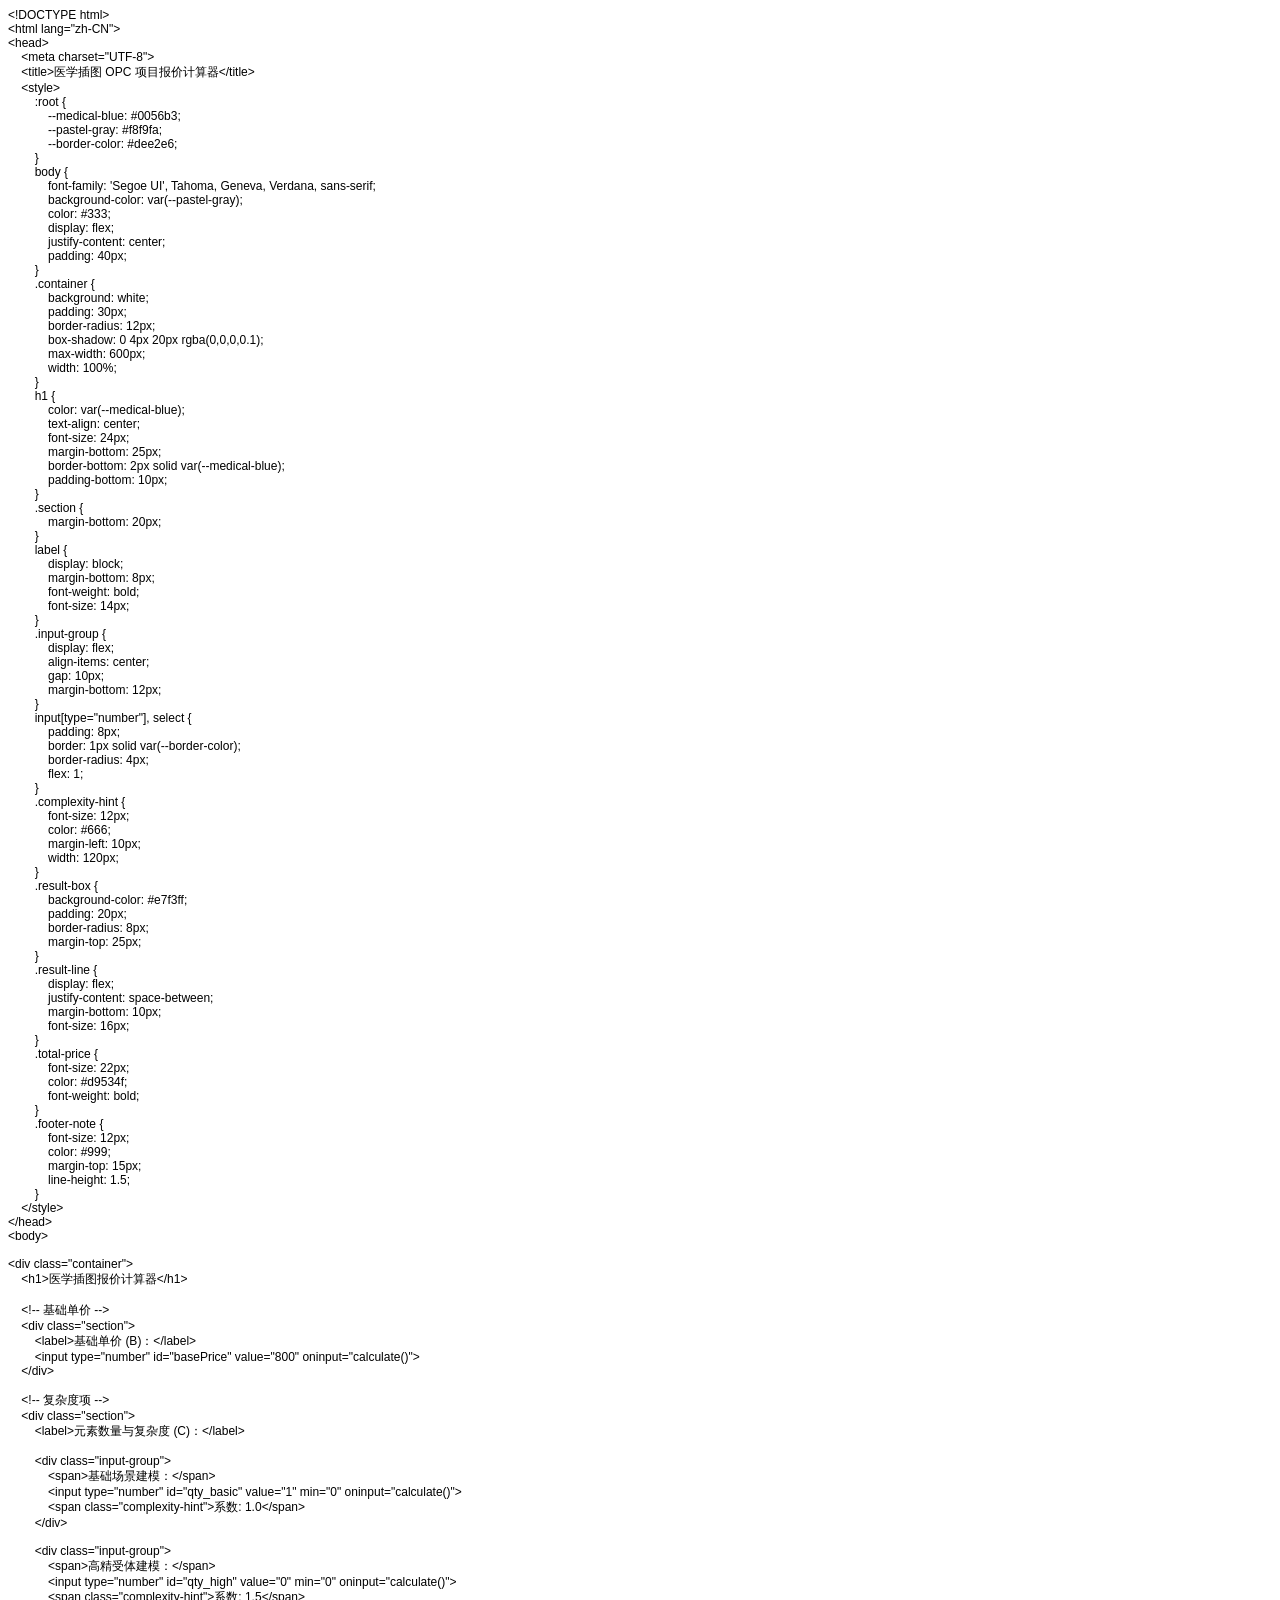
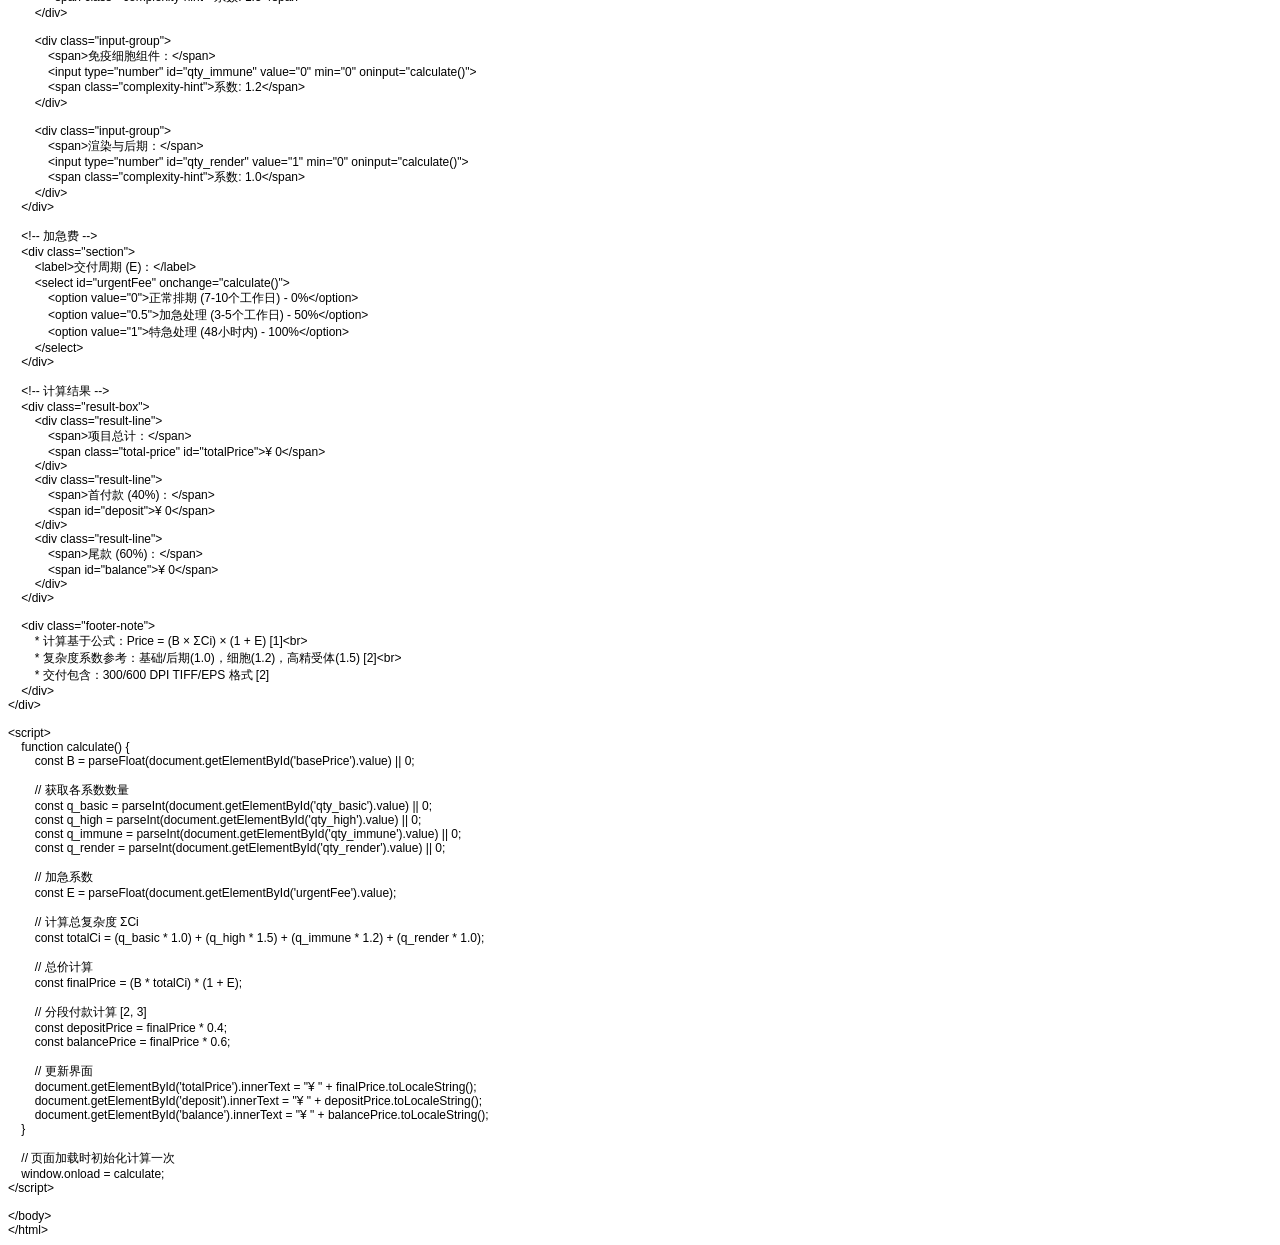
<file: OPC-插画师/0 医学视觉艺术家-介绍/4 医学插图报价.html>
<!DOCTYPE html PUBLIC "-//W3C//DTD HTML 4.01//EN" "http://www.w3.org/TR/html4/strict.dtd">
<html>
<head>
  <meta http-equiv="Content-Type" content="text/html; charset=utf-8">
  <meta http-equiv="Content-Style-Type" content="text/css">
  <title></title>
  <meta name="Generator" content="Cocoa HTML Writer">
  <meta name="CocoaVersion" content="2685.3">
  <style type="text/css">
    p.p1 {margin: 0.0px 0.0px 0.0px 0.0px; font: 12.0px Helvetica}
    p.p2 {margin: 0.0px 0.0px 0.0px 0.0px; font: 12.0px Helvetica; min-height: 14.0px}
  </style>
</head>
<body>
<p class="p1">&lt;!DOCTYPE html&gt;</p>
<p class="p1">&lt;html lang="zh-CN"&gt;</p>
<p class="p1">&lt;head&gt;</p>
<p class="p1"><span class="Apple-converted-space">    </span>&lt;meta charset="UTF-8"&gt;</p>
<p class="p1"><span class="Apple-converted-space">    </span>&lt;title&gt;医学插图 OPC 项目报价计算器&lt;/title&gt;</p>
<p class="p1"><span class="Apple-converted-space">    </span>&lt;style&gt;</p>
<p class="p1"><span class="Apple-converted-space">        </span>:root {</p>
<p class="p1"><span class="Apple-converted-space">            </span>--medical-blue: #0056b3;</p>
<p class="p1"><span class="Apple-converted-space">            </span>--pastel-gray: #f8f9fa;</p>
<p class="p1"><span class="Apple-converted-space">            </span>--border-color: #dee2e6;</p>
<p class="p1"><span class="Apple-converted-space">        </span>}</p>
<p class="p1"><span class="Apple-converted-space">        </span>body {</p>
<p class="p1"><span class="Apple-converted-space">            </span>font-family: 'Segoe UI', Tahoma, Geneva, Verdana, sans-serif;</p>
<p class="p1"><span class="Apple-converted-space">            </span>background-color: var(--pastel-gray);</p>
<p class="p1"><span class="Apple-converted-space">            </span>color: #333;</p>
<p class="p1"><span class="Apple-converted-space">            </span>display: flex;</p>
<p class="p1"><span class="Apple-converted-space">            </span>justify-content: center;</p>
<p class="p1"><span class="Apple-converted-space">            </span>padding: 40px;</p>
<p class="p1"><span class="Apple-converted-space">        </span>}</p>
<p class="p1"><span class="Apple-converted-space">        </span>.container {</p>
<p class="p1"><span class="Apple-converted-space">            </span>background: white;</p>
<p class="p1"><span class="Apple-converted-space">            </span>padding: 30px;</p>
<p class="p1"><span class="Apple-converted-space">            </span>border-radius: 12px;</p>
<p class="p1"><span class="Apple-converted-space">            </span>box-shadow: 0 4px 20px rgba(0,0,0,0.1);</p>
<p class="p1"><span class="Apple-converted-space">            </span>max-width: 600px;</p>
<p class="p1"><span class="Apple-converted-space">            </span>width: 100%;</p>
<p class="p1"><span class="Apple-converted-space">        </span>}</p>
<p class="p1"><span class="Apple-converted-space">        </span>h1 {</p>
<p class="p1"><span class="Apple-converted-space">            </span>color: var(--medical-blue);</p>
<p class="p1"><span class="Apple-converted-space">            </span>text-align: center;</p>
<p class="p1"><span class="Apple-converted-space">            </span>font-size: 24px;</p>
<p class="p1"><span class="Apple-converted-space">            </span>margin-bottom: 25px;</p>
<p class="p1"><span class="Apple-converted-space">            </span>border-bottom: 2px solid var(--medical-blue);</p>
<p class="p1"><span class="Apple-converted-space">            </span>padding-bottom: 10px;</p>
<p class="p1"><span class="Apple-converted-space">        </span>}</p>
<p class="p1"><span class="Apple-converted-space">        </span>.section {</p>
<p class="p1"><span class="Apple-converted-space">            </span>margin-bottom: 20px;</p>
<p class="p1"><span class="Apple-converted-space">        </span>}</p>
<p class="p1"><span class="Apple-converted-space">        </span>label {</p>
<p class="p1"><span class="Apple-converted-space">            </span>display: block;</p>
<p class="p1"><span class="Apple-converted-space">            </span>margin-bottom: 8px;</p>
<p class="p1"><span class="Apple-converted-space">            </span>font-weight: bold;</p>
<p class="p1"><span class="Apple-converted-space">            </span>font-size: 14px;</p>
<p class="p1"><span class="Apple-converted-space">        </span>}</p>
<p class="p1"><span class="Apple-converted-space">        </span>.input-group {</p>
<p class="p1"><span class="Apple-converted-space">            </span>display: flex;</p>
<p class="p1"><span class="Apple-converted-space">            </span>align-items: center;</p>
<p class="p1"><span class="Apple-converted-space">            </span>gap: 10px;</p>
<p class="p1"><span class="Apple-converted-space">            </span>margin-bottom: 12px;</p>
<p class="p1"><span class="Apple-converted-space">        </span>}</p>
<p class="p1"><span class="Apple-converted-space">        </span>input[type="number"], select {</p>
<p class="p1"><span class="Apple-converted-space">            </span>padding: 8px;</p>
<p class="p1"><span class="Apple-converted-space">            </span>border: 1px solid var(--border-color);</p>
<p class="p1"><span class="Apple-converted-space">            </span>border-radius: 4px;</p>
<p class="p1"><span class="Apple-converted-space">            </span>flex: 1;</p>
<p class="p1"><span class="Apple-converted-space">        </span>}</p>
<p class="p1"><span class="Apple-converted-space">        </span>.complexity-hint {</p>
<p class="p1"><span class="Apple-converted-space">            </span>font-size: 12px;</p>
<p class="p1"><span class="Apple-converted-space">            </span>color: #666;</p>
<p class="p1"><span class="Apple-converted-space">            </span>margin-left: 10px;</p>
<p class="p1"><span class="Apple-converted-space">            </span>width: 120px;</p>
<p class="p1"><span class="Apple-converted-space">        </span>}</p>
<p class="p1"><span class="Apple-converted-space">        </span>.result-box {</p>
<p class="p1"><span class="Apple-converted-space">            </span>background-color: #e7f3ff;</p>
<p class="p1"><span class="Apple-converted-space">            </span>padding: 20px;</p>
<p class="p1"><span class="Apple-converted-space">            </span>border-radius: 8px;</p>
<p class="p1"><span class="Apple-converted-space">            </span>margin-top: 25px;</p>
<p class="p1"><span class="Apple-converted-space">        </span>}</p>
<p class="p1"><span class="Apple-converted-space">        </span>.result-line {</p>
<p class="p1"><span class="Apple-converted-space">            </span>display: flex;</p>
<p class="p1"><span class="Apple-converted-space">            </span>justify-content: space-between;</p>
<p class="p1"><span class="Apple-converted-space">            </span>margin-bottom: 10px;</p>
<p class="p1"><span class="Apple-converted-space">            </span>font-size: 16px;</p>
<p class="p1"><span class="Apple-converted-space">        </span>}</p>
<p class="p1"><span class="Apple-converted-space">        </span>.total-price {</p>
<p class="p1"><span class="Apple-converted-space">            </span>font-size: 22px;</p>
<p class="p1"><span class="Apple-converted-space">            </span>color: #d9534f;</p>
<p class="p1"><span class="Apple-converted-space">            </span>font-weight: bold;</p>
<p class="p1"><span class="Apple-converted-space">        </span>}</p>
<p class="p1"><span class="Apple-converted-space">        </span>.footer-note {</p>
<p class="p1"><span class="Apple-converted-space">            </span>font-size: 12px;</p>
<p class="p1"><span class="Apple-converted-space">            </span>color: #999;</p>
<p class="p1"><span class="Apple-converted-space">            </span>margin-top: 15px;</p>
<p class="p1"><span class="Apple-converted-space">            </span>line-height: 1.5;</p>
<p class="p1"><span class="Apple-converted-space">        </span>}</p>
<p class="p1"><span class="Apple-converted-space">    </span>&lt;/style&gt;</p>
<p class="p1">&lt;/head&gt;</p>
<p class="p1">&lt;body&gt;</p>
<p class="p2"><br></p>
<p class="p1">&lt;div class="container"&gt;</p>
<p class="p1"><span class="Apple-converted-space">    </span>&lt;h1&gt;医学插图报价计算器&lt;/h1&gt;</p>
<p class="p2"><span class="Apple-converted-space">    </span></p>
<p class="p1"><span class="Apple-converted-space">    </span>&lt;!-- 基础单价 --&gt;</p>
<p class="p1"><span class="Apple-converted-space">    </span>&lt;div class="section"&gt;</p>
<p class="p1"><span class="Apple-converted-space">        </span>&lt;label&gt;基础单价 (B)：&lt;/label&gt;</p>
<p class="p1"><span class="Apple-converted-space">        </span>&lt;input type="number" id="basePrice" value="800" oninput="calculate()"&gt;</p>
<p class="p1"><span class="Apple-converted-space">    </span>&lt;/div&gt;</p>
<p class="p2"><br></p>
<p class="p1"><span class="Apple-converted-space">    </span>&lt;!-- 复杂度项 --&gt;</p>
<p class="p1"><span class="Apple-converted-space">    </span>&lt;div class="section"&gt;</p>
<p class="p1"><span class="Apple-converted-space">        </span>&lt;label&gt;元素数量与复杂度 (C)：&lt;/label&gt;</p>
<p class="p2"><span class="Apple-converted-space">        </span></p>
<p class="p1"><span class="Apple-converted-space">        </span>&lt;div class="input-group"&gt;</p>
<p class="p1"><span class="Apple-converted-space">            </span>&lt;span&gt;基础场景建模：&lt;/span&gt;</p>
<p class="p1"><span class="Apple-converted-space">            </span>&lt;input type="number" id="qty_basic" value="1" min="0" oninput="calculate()"&gt;</p>
<p class="p1"><span class="Apple-converted-space">            </span>&lt;span class="complexity-hint"&gt;系数: 1.0&lt;/span&gt;</p>
<p class="p1"><span class="Apple-converted-space">        </span>&lt;/div&gt;</p>
<p class="p2"><span class="Apple-converted-space">        </span></p>
<p class="p1"><span class="Apple-converted-space">        </span>&lt;div class="input-group"&gt;</p>
<p class="p1"><span class="Apple-converted-space">            </span>&lt;span&gt;高精受体建模：&lt;/span&gt;</p>
<p class="p1"><span class="Apple-converted-space">            </span>&lt;input type="number" id="qty_high" value="0" min="0" oninput="calculate()"&gt;</p>
<p class="p1"><span class="Apple-converted-space">            </span>&lt;span class="complexity-hint"&gt;系数: 1.5&lt;/span&gt;</p>
<p class="p1"><span class="Apple-converted-space">        </span>&lt;/div&gt;</p>
<p class="p2"><span class="Apple-converted-space">        </span></p>
<p class="p1"><span class="Apple-converted-space">        </span>&lt;div class="input-group"&gt;</p>
<p class="p1"><span class="Apple-converted-space">            </span>&lt;span&gt;免疫细胞组件：&lt;/span&gt;</p>
<p class="p1"><span class="Apple-converted-space">            </span>&lt;input type="number" id="qty_immune" value="0" min="0" oninput="calculate()"&gt;</p>
<p class="p1"><span class="Apple-converted-space">            </span>&lt;span class="complexity-hint"&gt;系数: 1.2&lt;/span&gt;</p>
<p class="p1"><span class="Apple-converted-space">        </span>&lt;/div&gt;</p>
<p class="p2"><span class="Apple-converted-space">        </span></p>
<p class="p1"><span class="Apple-converted-space">        </span>&lt;div class="input-group"&gt;</p>
<p class="p1"><span class="Apple-converted-space">            </span>&lt;span&gt;渲染与后期：&lt;/span&gt;</p>
<p class="p1"><span class="Apple-converted-space">            </span>&lt;input type="number" id="qty_render" value="1" min="0" oninput="calculate()"&gt;</p>
<p class="p1"><span class="Apple-converted-space">            </span>&lt;span class="complexity-hint"&gt;系数: 1.0&lt;/span&gt;</p>
<p class="p1"><span class="Apple-converted-space">        </span>&lt;/div&gt;</p>
<p class="p1"><span class="Apple-converted-space">    </span>&lt;/div&gt;</p>
<p class="p2"><br></p>
<p class="p1"><span class="Apple-converted-space">    </span>&lt;!-- 加急费 --&gt;</p>
<p class="p1"><span class="Apple-converted-space">    </span>&lt;div class="section"&gt;</p>
<p class="p1"><span class="Apple-converted-space">        </span>&lt;label&gt;交付周期 (E)：&lt;/label&gt;</p>
<p class="p1"><span class="Apple-converted-space">        </span>&lt;select id="urgentFee" onchange="calculate()"&gt;</p>
<p class="p1"><span class="Apple-converted-space">            </span>&lt;option value="0"&gt;正常排期 (7-10个工作日) - 0%&lt;/option&gt;</p>
<p class="p1"><span class="Apple-converted-space">            </span>&lt;option value="0.5"&gt;加急处理 (3-5个工作日) - 50%&lt;/option&gt;</p>
<p class="p1"><span class="Apple-converted-space">            </span>&lt;option value="1"&gt;特急处理 (48小时内) - 100%&lt;/option&gt;</p>
<p class="p1"><span class="Apple-converted-space">        </span>&lt;/select&gt;</p>
<p class="p1"><span class="Apple-converted-space">    </span>&lt;/div&gt;</p>
<p class="p2"><br></p>
<p class="p1"><span class="Apple-converted-space">    </span>&lt;!-- 计算结果 --&gt;</p>
<p class="p1"><span class="Apple-converted-space">    </span>&lt;div class="result-box"&gt;</p>
<p class="p1"><span class="Apple-converted-space">        </span>&lt;div class="result-line"&gt;</p>
<p class="p1"><span class="Apple-converted-space">            </span>&lt;span&gt;项目总计：&lt;/span&gt;</p>
<p class="p1"><span class="Apple-converted-space">            </span>&lt;span class="total-price" id="totalPrice"&gt;¥ 0&lt;/span&gt;</p>
<p class="p1"><span class="Apple-converted-space">        </span>&lt;/div&gt;</p>
<p class="p1"><span class="Apple-converted-space">        </span>&lt;div class="result-line"&gt;</p>
<p class="p1"><span class="Apple-converted-space">            </span>&lt;span&gt;首付款 (40%)：&lt;/span&gt;</p>
<p class="p1"><span class="Apple-converted-space">            </span>&lt;span id="deposit"&gt;¥ 0&lt;/span&gt;</p>
<p class="p1"><span class="Apple-converted-space">        </span>&lt;/div&gt;</p>
<p class="p1"><span class="Apple-converted-space">        </span>&lt;div class="result-line"&gt;</p>
<p class="p1"><span class="Apple-converted-space">            </span>&lt;span&gt;尾款 (60%)：&lt;/span&gt;</p>
<p class="p1"><span class="Apple-converted-space">            </span>&lt;span id="balance"&gt;¥ 0&lt;/span&gt;</p>
<p class="p1"><span class="Apple-converted-space">        </span>&lt;/div&gt;</p>
<p class="p1"><span class="Apple-converted-space">    </span>&lt;/div&gt;</p>
<p class="p2"><br></p>
<p class="p1"><span class="Apple-converted-space">    </span>&lt;div class="footer-note"&gt;</p>
<p class="p1"><span class="Apple-converted-space">        </span>* 计算基于公式：Price = (B × ΣCi) × (1 + E) [1]&lt;br&gt;</p>
<p class="p1"><span class="Apple-converted-space">        </span>* 复杂度系数参考：基础/后期(1.0)，细胞(1.2)，高精受体(1.5) [2]&lt;br&gt;</p>
<p class="p1"><span class="Apple-converted-space">        </span>* 交付包含：300/600 DPI TIFF/EPS 格式 [2]</p>
<p class="p1"><span class="Apple-converted-space">    </span>&lt;/div&gt;</p>
<p class="p1">&lt;/div&gt;</p>
<p class="p2"><br></p>
<p class="p1">&lt;script&gt;</p>
<p class="p1"><span class="Apple-converted-space">    </span>function calculate() {</p>
<p class="p1"><span class="Apple-converted-space">        </span>const B = parseFloat(document.getElementById('basePrice').value) || 0;</p>
<p class="p2"><span class="Apple-converted-space">        </span></p>
<p class="p1"><span class="Apple-converted-space">        </span>// 获取各系数数量</p>
<p class="p1"><span class="Apple-converted-space">        </span>const q_basic = parseInt(document.getElementById('qty_basic').value) || 0;</p>
<p class="p1"><span class="Apple-converted-space">        </span>const q_high = parseInt(document.getElementById('qty_high').value) || 0;</p>
<p class="p1"><span class="Apple-converted-space">        </span>const q_immune = parseInt(document.getElementById('qty_immune').value) || 0;</p>
<p class="p1"><span class="Apple-converted-space">        </span>const q_render = parseInt(document.getElementById('qty_render').value) || 0;</p>
<p class="p2"><span class="Apple-converted-space">        </span></p>
<p class="p1"><span class="Apple-converted-space">        </span>// 加急系数</p>
<p class="p1"><span class="Apple-converted-space">        </span>const E = parseFloat(document.getElementById('urgentFee').value);</p>
<p class="p2"><br></p>
<p class="p1"><span class="Apple-converted-space">        </span>// 计算总复杂度 ΣCi</p>
<p class="p1"><span class="Apple-converted-space">        </span>const totalCi = (q_basic * 1.0) + (q_high * 1.5) + (q_immune * 1.2) + (q_render * 1.0);</p>
<p class="p2"><span class="Apple-converted-space">        </span></p>
<p class="p1"><span class="Apple-converted-space">        </span>// 总价计算</p>
<p class="p1"><span class="Apple-converted-space">        </span>const finalPrice = (B * totalCi) * (1 + E);</p>
<p class="p2"><span class="Apple-converted-space">        </span></p>
<p class="p1"><span class="Apple-converted-space">        </span>// 分段付款计算 [2, 3]</p>
<p class="p1"><span class="Apple-converted-space">        </span>const depositPrice = finalPrice * 0.4;</p>
<p class="p1"><span class="Apple-converted-space">        </span>const balancePrice = finalPrice * 0.6;</p>
<p class="p2"><br></p>
<p class="p1"><span class="Apple-converted-space">        </span>// 更新界面</p>
<p class="p1"><span class="Apple-converted-space">        </span>document.getElementById('totalPrice').innerText = "¥ " + finalPrice.toLocaleString();</p>
<p class="p1"><span class="Apple-converted-space">        </span>document.getElementById('deposit').innerText = "¥ " + depositPrice.toLocaleString();</p>
<p class="p1"><span class="Apple-converted-space">        </span>document.getElementById('balance').innerText = "¥ " + balancePrice.toLocaleString();</p>
<p class="p1"><span class="Apple-converted-space">    </span>}</p>
<p class="p2"><br></p>
<p class="p1"><span class="Apple-converted-space">    </span>// 页面加载时初始化计算一次</p>
<p class="p1"><span class="Apple-converted-space">    </span>window.onload = calculate;</p>
<p class="p1">&lt;/script&gt;</p>
<p class="p2"><br></p>
<p class="p1">&lt;/body&gt;</p>
<p class="p1">&lt;/html&gt;</p>
</body>
</html>
</file>
<file: docs/styles.css>
/* ============================================================
   MediVisual Artist - Professional Dark Theme (styles.css)
   Primary: #A51C30 (Harvard Crimson)
   Background: #0f172a (Slate 900)
   Part of OPC Ecosystem by MoKangMedical
   ============================================================ */

/* ---- Design Variables (override) ---- */
:root {
  --primary: #A51C30;
  --primary-light: #C62840;
  --primary-dark: #8A1628;
  --primary-rgb: 165, 28, 48;
  --accent: #E8A838;
  --accent-rgb: 232, 168, 56;
  --purple: #7C3AED;
  --purple-rgb: 124, 58, 237;
  --bg: #0f172a;
  --bg2: #1e293b;
  --bg3: #334155;
  --bg4: #475569;
  --text: #f1f5f9;
  --text2: #94a3b8;
  --text3: #64748b;
  --border: #1e293b;
  --border2: #334155;
  --gradient: linear-gradient(135deg, #A51C30, #E8A838);
  --gradient-primary: linear-gradient(135deg, #A51C30, #C62840);
  --glow: 0 0 40px rgba(165, 28, 48, .2);
  --glow-accent: 0 0 40px rgba(232, 168, 56, .15);
  --glow-purple: 0 0 40px rgba(124, 58, 237, .15);
  --radius: 12px;
  --transition: .3s cubic-bezier(.4,0,.2,1);
}

/* ---- Reset ---- */
*, *::before, *::after {
  margin: 0;
  padding: 0;
  box-sizing: border-box;
}

/* ---- Base ---- */
html {
  scroll-behavior: smooth;
  font-size: 16px;
}

body {
  font-family: 'Inter', 'Noto Sans SC', -apple-system, BlinkMacSystemFont, 'Segoe UI', sans-serif;
  background: var(--bg);
  color: var(--text);
  line-height: 1.6;
  overflow-x: hidden;
  -webkit-font-smoothing: antialiased;
  -moz-osx-font-smoothing: grayscale;
}

a {
  color: var(--primary-light);
  text-decoration: none;
  transition: var(--transition);
}

a:hover {
  color: #fff;
}

img {
  max-width: 100%;
  display: block;
}

/* ---- OPC Ecosystem Floating Nav ---- */
.opc-float-nav {
  position: fixed;
  top: 16px;
  right: 16px;
  z-index: 10000;
  display: flex;
  flex-direction: column;
  gap: 6px;
  opacity: 0;
  transform: translateX(20px);
  transition: opacity .4s ease, transform .4s ease;
  pointer-events: none;
}

.opc-float-nav.visible {
  opacity: 1;
  transform: translateX(0);
  pointer-events: auto;
}

.opc-float-btn {
  display: flex;
  align-items: center;
  gap: 8px;
  padding: 10px 16px;
  background: rgba(15, 23, 42, .92);
  backdrop-filter: blur(16px);
  border: 1px solid var(--border2);
  border-radius: 10px;
  color: var(--text2);
  font-size: 13px;
  font-weight: 500;
  text-decoration: none;
  white-space: nowrap;
  transition: var(--transition);
  box-shadow: 0 4px 20px rgba(0,0,0,.3);
}

.opc-float-btn:hover {
  background: rgba(165, 28, 48, .15);
  border-color: var(--primary);
  color: #fff;
  transform: translateX(-4px);
}

.opc-float-btn svg {
  width: 16px;
  height: 16px;
  flex-shrink: 0;
}

.opc-float-btn.active {
  background: rgba(165, 28, 48, .2);
  border-color: var(--primary);
  color: var(--primary-light);
}

/* ---- OPC Top Nav (inline bar) ---- */
.opc-topnav {
  position: fixed;
  top: 0;
  left: 0;
  right: 0;
  z-index: 9999;
  background: rgba(15, 23, 42, .95);
  backdrop-filter: blur(20px);
  border-bottom: 1px solid var(--border);
  height: 40px;
  display: flex;
  align-items: center;
  justify-content: space-between;
  padding: 0 24px;
  font-size: 12px;
}

.opc-topnav a {
  color: var(--text2);
  text-decoration: none;
  transition: var(--transition);
}

.opc-topnav a:hover {
  color: var(--primary-light);
}

.opc-logo {
  display: flex;
  align-items: center;
  gap: 8px;
  font-weight: 600;
  color: var(--text);
  font-size: 13px;
}

.opc-logo span {
  background: var(--gradient);
  -webkit-background-clip: text;
  -webkit-text-fill-color: transparent;
  background-clip: text;
}

.opc-links {
  display: flex;
  gap: 16px;
  align-items: center;
}

/* ---- Main Navigation ---- */
.main-nav,
nav:not(.opc-topnav):not(.opc-float-nav) {
  position: fixed;
  top: 40px;
  left: 0;
  right: 0;
  z-index: 9998;
  background: rgba(15, 23, 42, .92);
  backdrop-filter: blur(20px);
  border-bottom: 1px solid var(--border);
}

.main-nav.scrolled,
nav.scrolled {
  background: rgba(15, 23, 42, .98);
  box-shadow: 0 4px 30px rgba(0,0,0,.4);
}

.nav-inner {
  max-width: 1200px;
  margin: 0 auto;
  display: flex;
  align-items: center;
  justify-content: space-between;
  height: 64px;
  padding: 0 24px;
}

.logo,
.nav-brand {
  font-family: 'Space Grotesk', sans-serif;
  font-size: 1.4rem;
  font-weight: 700;
  color: #fff;
  text-decoration: none;
  display: flex;
  align-items: center;
  gap: 10px;
}

.logo span,
.nav-brand span {
  background: var(--gradient);
  -webkit-background-clip: text;
  -webkit-text-fill-color: transparent;
  background-clip: text;
}

.nav-links {
  display: flex;
  gap: 28px;
  list-style: none;
  align-items: center;
}

.nav-links a {
  color: var(--text2);
  font-size: .9rem;
  font-weight: 500;
  transition: var(--transition);
  position: relative;
  padding: 4px 0;
}

.nav-links a::after {
  content: '';
  position: absolute;
  bottom: -2px;
  left: 0;
  width: 0;
  height: 2px;
  background: var(--primary);
  transition: width .3s;
}

.nav-links a:hover,
.nav-links a.active {
  color: #fff;
}

.nav-links a:hover::after,
.nav-links a.active::after {
  width: 100%;
}

.nav-cta {
  background: var(--primary) !important;
  color: #fff !important;
  padding: 8px 20px !important;
  border-radius: 8px !important;
  font-weight: 600 !important;
  font-size: .85rem !important;
  -webkit-text-fill-color: #fff !important;
  transition: var(--transition);
}

.nav-cta::after {
  display: none !important;
}

.nav-cta:hover {
  background: var(--primary-light) !important;
  transform: translateY(-1px);
  box-shadow: 0 4px 20px rgba(165, 28, 48, .4);
}

.mobile-toggle {
  display: none;
  background: none;
  border: none;
  color: var(--text);
  font-size: 1.5rem;
  cursor: pointer;
}

/* ---- Container ---- */
.container {
  max-width: 1200px;
  margin: 0 auto;
  padding: 0 24px;
}

/* ---- Hero ---- */
.hero {
  min-height: 60vh;
  display: flex;
  align-items: center;
  position: relative;
  overflow: hidden;
  padding-top: 140px;
  padding-bottom: 60px;
}

.hero::before {
  content: '';
  position: absolute;
  top: -50%;
  left: -50%;
  width: 200%;
  height: 200%;
  background:
    radial-gradient(ellipse at 30% 50%, rgba(165, 28, 48, .08), transparent 50%),
    radial-gradient(ellipse at 70% 50%, rgba(232, 168, 56, .06), transparent 50%);
  animation: heroPulse 8s ease-in-out infinite;
}

@keyframes heroPulse {
  0%, 100% { opacity: .6; }
  50% { opacity: 1; }
}

.hero-content {
  position: relative;
  z-index: 2;
  max-width: 800px;
}

.hero h1 {
  font-family: 'Space Grotesk', 'Noto Sans SC', sans-serif;
  font-size: clamp(2.5rem, 5vw, 3.5rem);
  font-weight: 800;
  line-height: 1.1;
  margin-bottom: 20px;
  letter-spacing: -.02em;
}

.hero h1 span {
  background: var(--gradient);
  -webkit-background-clip: text;
  -webkit-text-fill-color: transparent;
  background-clip: text;
}

.hero p {
  font-size: 1.15rem;
  color: var(--text2);
  max-width: 600px;
  line-height: 1.8;
}

/* ---- Sections ---- */
section {
  padding: 100px 0;
}

.section-label {
  display: inline-block;
  font-size: .75rem;
  font-weight: 600;
  text-transform: uppercase;
  letter-spacing: .15em;
  color: var(--primary-light);
  margin-bottom: 12px;
  padding: 4px 12px;
  background: rgba(165, 28, 48, .1);
  border-radius: 4px;
}

.section-title {
  font-family: 'Space Grotesk', 'Noto Sans SC', sans-serif;
  font-size: clamp(1.8rem, 3vw, 2.5rem);
  font-weight: 700;
  margin-bottom: 16px;
}

.section-desc {
  color: var(--text2);
  max-width: 600px;
  font-size: 1.05rem;
  line-height: 1.8;
}

/* ---- Cards ---- */
.card-grid {
  display: grid;
  grid-template-columns: repeat(auto-fit, minmax(300px, 1fr));
  gap: 24px;
  margin-top: 48px;
}

.card {
  padding: 40px;
  background: var(--bg2);
  border: 1px solid var(--border);
  border-radius: 20px;
  position: relative;
  overflow: hidden;
  transition: var(--transition);
}

.card:hover {
  border-color: var(--primary);
  transform: translateY(-4px);
  box-shadow: var(--glow);
}

.card .icon {
  width: 60px;
  height: 60px;
  display: flex;
  align-items: center;
  justify-content: center;
  background: rgba(165, 28, 48, .1);
  border-radius: 16px;
  margin-bottom: 20px;
}

.card h3 {
  font-size: 1.3rem;
  font-weight: 700;
  margin-bottom: 12px;
}

.card p {
  color: var(--text2);
  font-size: .95rem;
  line-height: 1.8;
}

/* ---- Buttons ---- */
.btn-primary {
  display: inline-flex;
  align-items: center;
  gap: 8px;
  padding: 14px 32px;
  background: var(--primary);
  color: #fff;
  border-radius: 10px;
  font-weight: 600;
  font-size: 1rem;
  transition: var(--transition);
  border: none;
  cursor: pointer;
  text-decoration: none;
}

.btn-primary:hover {
  background: var(--primary-light);
  color: #fff;
  transform: translateY(-2px);
  box-shadow: 0 8px 30px rgba(165, 28, 48, .4);
}

.btn-outline {
  display: inline-flex;
  align-items: center;
  gap: 8px;
  padding: 14px 32px;
  background: transparent;
  color: var(--text);
  border: 1px solid var(--border2);
  border-radius: 10px;
  font-weight: 500;
  font-size: 1rem;
  transition: var(--transition);
  cursor: pointer;
  text-decoration: none;
}

.btn-outline:hover {
  border-color: var(--primary);
  color: var(--primary-light);
}

/* ---- Tags ---- */
.tag {
  display: inline-block;
  padding: 4px 12px;
  background: rgba(165, 28, 48, .1);
  border: 1px solid rgba(165, 28, 48, .2);
  border-radius: 100px;
  font-size: .75rem;
  color: var(--primary-light);
  font-weight: 500;
}

.tag-accent {
  background: rgba(232, 168, 56, .1);
  border-color: rgba(232, 168, 56, .3);
  color: var(--accent);
}

/* ---- CTA ---- */
.cta {
  background: var(--bg2);
  border: 1px solid var(--border);
  border-radius: 24px;
  padding: 80px 60px;
  text-align: center;
  position: relative;
  overflow: hidden;
}

.cta::before {
  content: '';
  position: absolute;
  top: -100px;
  right: -100px;
  width: 300px;
  height: 300px;
  background: radial-gradient(circle, rgba(165, 28, 48, .1), transparent 70%);
  border-radius: 50%;
}

.cta h2 {
  font-family: 'Space Grotesk', 'Noto Sans SC', sans-serif;
  font-size: clamp(1.8rem, 3vw, 2.5rem);
  font-weight: 700;
  margin-bottom: 16px;
}

.cta p {
  color: var(--text2);
  max-width: 500px;
  margin: 0 auto 32px;
  font-size: 1rem;
}

.cta-buttons {
  display: flex;
  gap: 16px;
  justify-content: center;
  flex-wrap: wrap;
  position: relative;
  z-index: 1;
}

/* ---- Footer ---- */
footer {
  padding: 60px 0 32px;
  border-top: 1px solid var(--border);
  background: var(--bg2);
}

.footer-grid {
  display: grid;
  grid-template-columns: 2fr 1fr 1fr 1fr;
  gap: 48px;
  margin-bottom: 48px;
}

.footer-brand .logo {
  font-size: 1.2rem;
  margin-bottom: 12px;
}

.footer-brand p {
  color: var(--text2);
  font-size: .85rem;
  line-height: 1.7;
  max-width: 300px;
}

.footer-col h4 {
  font-size: .85rem;
  font-weight: 600;
  margin-bottom: 16px;
  text-transform: uppercase;
  letter-spacing: .05em;
}

.footer-col a {
  display: block;
  color: var(--text2);
  font-size: .85rem;
  padding: 4px 0;
  transition: var(--transition);
}

.footer-col a:hover {
  color: var(--primary-light);
}

.footer-bottom {
  display: flex;
  justify-content: space-between;
  align-items: center;
  padding-top: 24px;
  border-top: 1px solid var(--border);
  font-size: .8rem;
  color: var(--text3);
}

.footer-bottom a {
  color: var(--primary-light);
}

/* ---- Back to Top ---- */
.back-top {
  position: fixed;
  bottom: 32px;
  right: 32px;
  width: 44px;
  height: 44px;
  background: var(--bg2);
  border: 1px solid var(--border);
  border-radius: 12px;
  display: flex;
  align-items: center;
  justify-content: center;
  cursor: pointer;
  opacity: 0;
  transform: translateY(20px);
  transition: var(--transition);
  z-index: 999;
  color: var(--text2);
}

.back-top.show,
.back-top.visible {
  opacity: 1;
  transform: translateY(0);
}

.back-top:hover {
  border-color: var(--primary);
  color: var(--primary-light);
}

/* ---- Reveal Animations ---- */
.reveal {
  opacity: 0;
  transform: translateY(30px);
  transition: opacity .6s ease, transform .6s ease;
}

.reveal.visible {
  opacity: 1;
  transform: translateY(0);
}

@keyframes fadeInUp {
  from { opacity: 0; transform: translateY(30px); }
  to { opacity: 1; transform: translateY(0); }
}

@keyframes fadeIn {
  from { opacity: 0; }
  to { opacity: 1; }
}

/* ---- Form Elements ---- */
.form-group {
  margin-bottom: 20px;
}

.form-group label {
  display: block;
  font-size: .9rem;
  font-weight: 500;
  margin-bottom: 8px;
  color: var(--text);
}

.form-input,
.form-select,
.form-textarea {
  width: 100%;
  padding: 12px 16px;
  background: var(--bg3);
  border: 1px solid var(--border);
  border-radius: 10px;
  color: var(--text);
  font-size: .95rem;
  font-family: inherit;
  transition: var(--transition);
}

.form-input:focus,
.form-select:focus,
.form-textarea:focus {
  outline: none;
  border-color: var(--primary);
  box-shadow: 0 0 0 3px rgba(165, 28, 48, .15);
}

.form-textarea {
  min-height: 140px;
  resize: vertical;
}

/* ---- Responsive ---- */
@media (max-width: 1024px) {
  .footer-grid {
    grid-template-columns: 1fr 1fr;
  }
  .card-grid {
    grid-template-columns: repeat(2, 1fr);
  }
  .opc-float-nav {
    top: auto;
    bottom: 80px;
    right: 12px;
    flex-direction: row;
    flex-wrap: wrap;
    justify-content: flex-end;
  }
  .opc-float-btn span:not(.opc-float-icon) {
    display: none;
  }
}

@media (max-width: 768px) {
  .nav-links {
    display: none;
  }
  .nav-links.show {
    display: flex;
    position: fixed;
    top: 104px;
    left: 0;
    right: 0;
    background: rgba(15, 23, 42, .98);
    backdrop-filter: blur(20px);
    flex-direction: column;
    padding: 24px;
    gap: 16px;
    border-bottom: 1px solid var(--border);
  }
  .mobile-toggle {
    display: block;
  }
  .card-grid {
    grid-template-columns: 1fr;
  }
  .footer-grid {
    grid-template-columns: 1fr;
  }
  .footer-bottom {
    flex-direction: column;
    gap: 8px;
    text-align: center;
  }
  .cta {
    padding: 60px 30px;
  }
  .hero {
    min-height: auto;
    padding-top: 120px;
    padding-bottom: 40px;
  }
  .opc-float-nav {
    display: none;
  }
}
</file>
<file: docs/shared.css>
/* ============================================================
   MediVisual Artist - Shared Design System
   ============================================================ */

/* ---- Reset ---- */
*, *::before, *::after {
  margin: 0;
  padding: 0;
  box-sizing: border-box;
}

/* ---- Design Variables ---- */
:root {
  --primary: #00d4ff;
  --primary-dark: #0099cc;
  --primary-rgb: 0, 212, 255;
  --accent: #ff6b35;
  --accent-rgb: 255, 107, 53;
  --purple: #7c3aed;
  --purple-rgb: 124, 58, 237;
  --bg: #0a0f1a;
  --bg2: #0d1424;
  --bg3: #111827;
  --bg4: #1a2332;
  --text: #e8edf5;
  --text2: #94a3b8;
  --text3: #64748b;
  --border: #1e293b;
  --border2: #334155;
  --gradient: linear-gradient(135deg, #00d4ff, #7c3aed, #ff6b35);
  --gradient-primary: linear-gradient(135deg, #00d4ff, #7c3aed);
  --glow: 0 0 40px rgba(0, 212, 255, .15);
  --glow-accent: 0 0 40px rgba(255, 107, 53, .15);
  --glow-purple: 0 0 40px rgba(124, 58, 237, .15);
}

/* ---- Base ---- */
html {
  scroll-behavior: smooth;
  font-size: 16px;
}

body {
  font-family: 'Inter', 'Noto Sans SC', sans-serif;
  background: var(--bg);
  color: var(--text);
  line-height: 1.6;
  overflow-x: hidden;
}

a {
  color: var(--primary);
  text-decoration: none;
  transition: .3s;
}

a:hover {
  color: #fff;
}

img {
  max-width: 100%;
  display: block;
}

.container {
  max-width: 1200px;
  margin: 0 auto;
  padding: 0 24px;
}

/* ---- OPC Top Nav ---- */
.opc-nav {
  position: fixed;
  top: 0;
  left: 0;
  right: 0;
  z-index: 9999;
  background: rgba(10, 10, 30, 0.95);
  backdrop-filter: blur(20px);
  border-bottom: 1px solid rgba(99, 102, 241, 0.2);
  padding: 0 2rem;
  height: 56px;
  display: flex;
  align-items: center;
  justify-content: space-between;
  font-family: -apple-system, BlinkMacSystemFont, 'Segoe UI', sans-serif;
}

.opc-nav .opc-brand {
  display: flex;
  align-items: center;
  gap: 10px;
  text-decoration: none;
  color: #fff;
  font-weight: 700;
  font-size: 15px;
}

.opc-nav .opc-brand span {
  background: linear-gradient(135deg, #818cf8, #c084fc);
  -webkit-background-clip: text;
  -webkit-text-fill-color: transparent;
}

.opc-nav .opc-links {
  display: flex;
  gap: 6px;
  align-items: center;
}

.opc-nav .opc-links a {
  color: rgba(255, 255, 255, 0.7);
  text-decoration: none;
  font-size: 13px;
  padding: 6px 12px;
  border-radius: 8px;
}

.opc-nav .opc-links a:hover {
  color: #fff;
  background: rgba(255, 255, 255, .05);
}

.opc-nav .opc-links .opc-hub {
  background: linear-gradient(135deg, #6366f1, #8b5cf6);
  color: #fff;
  padding: 6px 16px;
  border-radius: 8px;
  font-weight: 600;
  font-size: 13px;
}

/* ---- Main Nav ---- */
nav {
  position: fixed;
  top: 56px;
  left: 0;
  right: 0;
  z-index: 1000;
  background: rgba(10, 15, 26, .92);
  backdrop-filter: blur(20px);
  border-bottom: 1px solid var(--border);
  padding: 0 24px;
}

nav.scrolled {
  background: rgba(10, 15, 26, .98);
  box-shadow: 0 4px 30px rgba(0, 0, 0, .3);
}

.nav-inner {
  max-width: 1200px;
  margin: 0 auto;
  display: flex;
  align-items: center;
  justify-content: space-between;
  height: 64px;
}

.logo {
  font-family: 'Space Grotesk', sans-serif;
  font-size: 1.4rem;
  font-weight: 700;
  background: var(--gradient);
  -webkit-background-clip: text;
  -webkit-text-fill-color: transparent;
  display: flex;
  align-items: center;
  gap: 10px;
}

.logo svg {
  width: 28px;
  height: 28px;
}

.nav-links {
  display: flex;
  gap: 32px;
  list-style: none;
}

.nav-links a {
  color: var(--text2);
  font-size: .9rem;
  font-weight: 500;
  transition: .3s;
  position: relative;
}

.nav-links a:hover,
.nav-links a.active {
  color: var(--primary);
}

.nav-links a::after {
  content: '';
  position: absolute;
  bottom: -4px;
  left: 0;
  width: 0;
  height: 2px;
  background: var(--primary);
  transition: .3s;
}

.nav-links a:hover::after,
.nav-links a.active::after {
  width: 100%;
}

.nav-cta {
  background: var(--primary) !important;
  color: var(--bg) !important;
  padding: 8px 20px;
  border-radius: 8px;
  font-weight: 600;
  font-size: .85rem;
  transition: .3s;
  -webkit-text-fill-color: var(--bg) !important;
}

.nav-cta:hover {
  background: #fff !important;
  transform: translateY(-1px);
}

.nav-cta::after {
  display: none !important;
}

.mobile-toggle {
  display: none;
  background: none;
  border: none;
  color: var(--text);
  font-size: 1.5rem;
  cursor: pointer;
}

/* ---- Hero ---- */
.hero {
  min-height: 50vh;
  display: flex;
  align-items: center;
  position: relative;
  overflow: hidden;
  padding-top: 120px;
  padding-bottom: 60px;
}

.hero::before {
  content: '';
  position: absolute;
  top: -50%;
  left: -50%;
  width: 200%;
  height: 200%;
  background:
    radial-gradient(ellipse at 30% 50%, rgba(0, 212, 255, .08), transparent 50%),
    radial-gradient(ellipse at 70% 50%, rgba(124, 58, 237, .06), transparent 50%);
  animation: heroPulse 8s ease-in-out infinite;
}

@keyframes heroPulse {
  0%, 100% { opacity: .6; }
  50% { opacity: 1; }
}

.hero-content {
  position: relative;
  z-index: 2;
  max-width: 800px;
}

.hero h1 {
  font-family: 'Space Grotesk', 'Noto Sans SC', sans-serif;
  font-size: clamp(2.5rem, 5vw, 3.5rem);
  font-weight: 800;
  line-height: 1.1;
  margin-bottom: 20px;
  letter-spacing: -.02em;
}

.hero h1 span {
  background: var(--gradient);
  -webkit-background-clip: text;
  -webkit-text-fill-color: transparent;
}

.hero p {
  font-size: 1.15rem;
  color: var(--text2);
  max-width: 600px;
  line-height: 1.8;
}

/* ---- Sections ---- */
section {
  padding: 100px 0;
}

.section-label {
  display: inline-block;
  font-size: .75rem;
  font-weight: 600;
  text-transform: uppercase;
  letter-spacing: .15em;
  color: var(--primary);
  margin-bottom: 12px;
  padding: 4px 12px;
  background: rgba(0, 212, 255, .1);
  border-radius: 4px;
}

.section-title {
  font-family: 'Space Grotesk', 'Noto Sans SC', sans-serif;
  font-size: clamp(1.8rem, 3vw, 2.5rem);
  font-weight: 700;
  margin-bottom: 16px;
}

.section-desc {
  color: var(--text2);
  max-width: 600px;
  font-size: 1.05rem;
  line-height: 1.8;
}

/* ---- Cards ---- */
.card-grid {
  display: grid;
  grid-template-columns: repeat(auto-fit, minmax(300px, 1fr));
  gap: 24px;
  margin-top: 48px;
}

.card {
  padding: 40px;
  background: var(--bg2);
  border: 1px solid var(--border);
  border-radius: 20px;
  position: relative;
  overflow: hidden;
  transition: .3s;
}

.card:hover {
  border-color: var(--primary);
  transform: translateY(-4px);
  box-shadow: var(--glow);
}

.card .icon {
  width: 60px;
  height: 60px;
  display: flex;
  align-items: center;
  justify-content: center;
  background: rgba(0, 212, 255, .1);
  border-radius: 16px;
  margin-bottom: 20px;
}

.card h3 {
  font-size: 1.3rem;
  font-weight: 700;
  margin-bottom: 12px;
}

.card p {
  color: var(--text2);
  font-size: .95rem;
  line-height: 1.8;
}

/* ---- Buttons ---- */
.btn-primary {
  display: inline-flex;
  align-items: center;
  gap: 8px;
  padding: 14px 32px;
  background: var(--primary);
  color: var(--bg);
  border-radius: 10px;
  font-weight: 600;
  font-size: 1rem;
  transition: .3s;
  border: none;
  cursor: pointer;
}

.btn-primary:hover {
  background: #fff;
  transform: translateY(-2px);
  box-shadow: 0 8px 30px rgba(0, 212, 255, .3);
}

.btn-outline {
  display: inline-flex;
  align-items: center;
  gap: 8px;
  padding: 14px 32px;
  background: transparent;
  color: var(--text);
  border: 1px solid var(--border2);
  border-radius: 10px;
  font-weight: 500;
  font-size: 1rem;
  transition: .3s;
  cursor: pointer;
}

.btn-outline:hover {
  border-color: var(--primary);
  color: var(--primary);
}

/* ---- CTA ---- */
.cta {
  background: var(--bg2);
  border: 1px solid var(--border);
  border-radius: 24px;
  padding: 80px 60px;
  text-align: center;
  position: relative;
  overflow: hidden;
}

.cta::before {
  content: '';
  position: absolute;
  top: -100px;
  right: -100px;
  width: 300px;
  height: 300px;
  background: radial-gradient(circle, rgba(0, 212, 255, .1), transparent 70%);
  border-radius: 50%;
}

.cta h2 {
  font-family: 'Space Grotesk', 'Noto Sans SC', sans-serif;
  font-size: clamp(1.8rem, 3vw, 2.5rem);
  font-weight: 700;
  margin-bottom: 16px;
}

.cta p {
  color: var(--text2);
  max-width: 500px;
  margin: 0 auto 32px;
  font-size: 1rem;
}

.cta-buttons {
  display: flex;
  gap: 16px;
  justify-content: center;
  flex-wrap: wrap;
}

/* ---- Tags ---- */
.tag {
  display: inline-block;
  padding: 4px 12px;
  background: rgba(0, 212, 255, .1);
  border: 1px solid rgba(0, 212, 255, .2);
  border-radius: 100px;
  font-size: .75rem;
  color: var(--primary);
  font-weight: 500;
}

.tag-accent {
  background: rgba(255, 107, 53, .1);
  border-color: rgba(255, 107, 53, .3);
  color: var(--accent);
}

.tag-purple {
  background: rgba(124, 58, 237, .1);
  border-color: rgba(124, 58, 237, .3);
  color: var(--purple);
}

/* ---- Footer ---- */
footer {
  padding: 60px 0 32px;
  border-top: 1px solid var(--border);
}

.footer-grid {
  display: grid;
  grid-template-columns: 2fr 1fr 1fr 1fr;
  gap: 48px;
  margin-bottom: 48px;
}

.footer-brand .logo {
  font-size: 1.2rem;
  margin-bottom: 12px;
}

.footer-brand p {
  color: var(--text2);
  font-size: .85rem;
  line-height: 1.7;
  max-width: 300px;
}

.footer-col h4 {
  font-size: .85rem;
  font-weight: 600;
  margin-bottom: 16px;
  text-transform: uppercase;
  letter-spacing: .05em;
}

.footer-col a {
  display: block;
  color: var(--text2);
  font-size: .85rem;
  padding: 4px 0;
  transition: .3s;
}

.footer-col a:hover {
  color: var(--primary);
}

.footer-bottom {
  display: flex;
  justify-content: space-between;
  align-items: center;
  padding-top: 24px;
  border-top: 1px solid var(--border);
  font-size: .8rem;
  color: var(--text3);
}

/* ---- Back to Top ---- */
.back-top {
  position: fixed;
  bottom: 32px;
  right: 32px;
  width: 44px;
  height: 44px;
  background: var(--bg3);
  border: 1px solid var(--border);
  border-radius: 12px;
  display: flex;
  align-items: center;
  justify-content: center;
  cursor: pointer;
  opacity: 0;
  transform: translateY(20px);
  transition: .3s;
  z-index: 999;
  color: var(--text2);
}

.back-top.show {
  opacity: 1;
  transform: translateY(0);
}

.back-top:hover {
  border-color: var(--primary);
  color: var(--primary);
}

/* ---- Form Elements ---- */
.form-group {
  margin-bottom: 20px;
}

.form-group label {
  display: block;
  font-size: .9rem;
  font-weight: 500;
  margin-bottom: 8px;
  color: var(--text);
}

.form-input,
.form-select,
.form-textarea {
  width: 100%;
  padding: 12px 16px;
  background: var(--bg3);
  border: 1px solid var(--border);
  border-radius: 10px;
  color: var(--text);
  font-size: .95rem;
  font-family: inherit;
  transition: .3s;
}

.form-input:focus,
.form-select:focus,
.form-textarea:focus {
  outline: none;
  border-color: var(--primary);
  box-shadow: 0 0 0 3px rgba(0, 212, 255, .1);
}

.form-textarea {
  min-height: 140px;
  resize: vertical;
}

.form-select {
  appearance: none;
  background-image: url("data:image/svg+xml,%3Csvg width='12' height='8' viewBox='0 0 12 8' fill='none' xmlns='http://www.w3.org/2000/svg'%3E%3Cpath d='M1 1.5L6 6.5L11 1.5' stroke='%2394a3b8' stroke-width='1.5' stroke-linecap='round' stroke-linejoin='round'/%3E%3C/svg%3E");
  background-repeat: no-repeat;
  background-position: right 16px center;
}

/* ---- Animations ---- */
@keyframes fadeInUp {
  from {
    opacity: 0;
    transform: translateY(30px);
  }
  to {
    opacity: 1;
    transform: translateY(0);
  }
}

@keyframes fadeIn {
  from { opacity: 0; }
  to { opacity: 1; }
}

.reveal {
  opacity: 0;
  transform: translateY(30px);
  transition: opacity .6s ease, transform .6s ease;
}

.reveal.visible {
  opacity: 1;
  transform: translateY(0);
}

/* ---- Responsive ---- */
@media (max-width: 1024px) {
  .footer-grid {
    grid-template-columns: 1fr 1fr;
  }
  .card-grid {
    grid-template-columns: repeat(2, 1fr);
  }
}

@media (max-width: 768px) {
  .nav-links {
    display: none;
  }
  .nav-links.show {
    display: flex;
    position: fixed;
    top: 120px;
    left: 0;
    right: 0;
    background: rgba(10, 15, 26, .98);
    backdrop-filter: blur(20px);
    flex-direction: column;
    padding: 24px;
    gap: 16px;
    border-bottom: 1px solid var(--border);
  }
  .mobile-toggle {
    display: block;
  }
  .card-grid {
    grid-template-columns: 1fr;
  }
  .footer-grid {
    grid-template-columns: 1fr;
  }
  .footer-bottom {
    flex-direction: column;
    gap: 8px;
    text-align: center;
  }
  .cta {
    padding: 60px 30px;
  }
  .hero {
    min-height: auto;
    padding-top: 100px;
    padding-bottom: 40px;
  }
}
</file>
